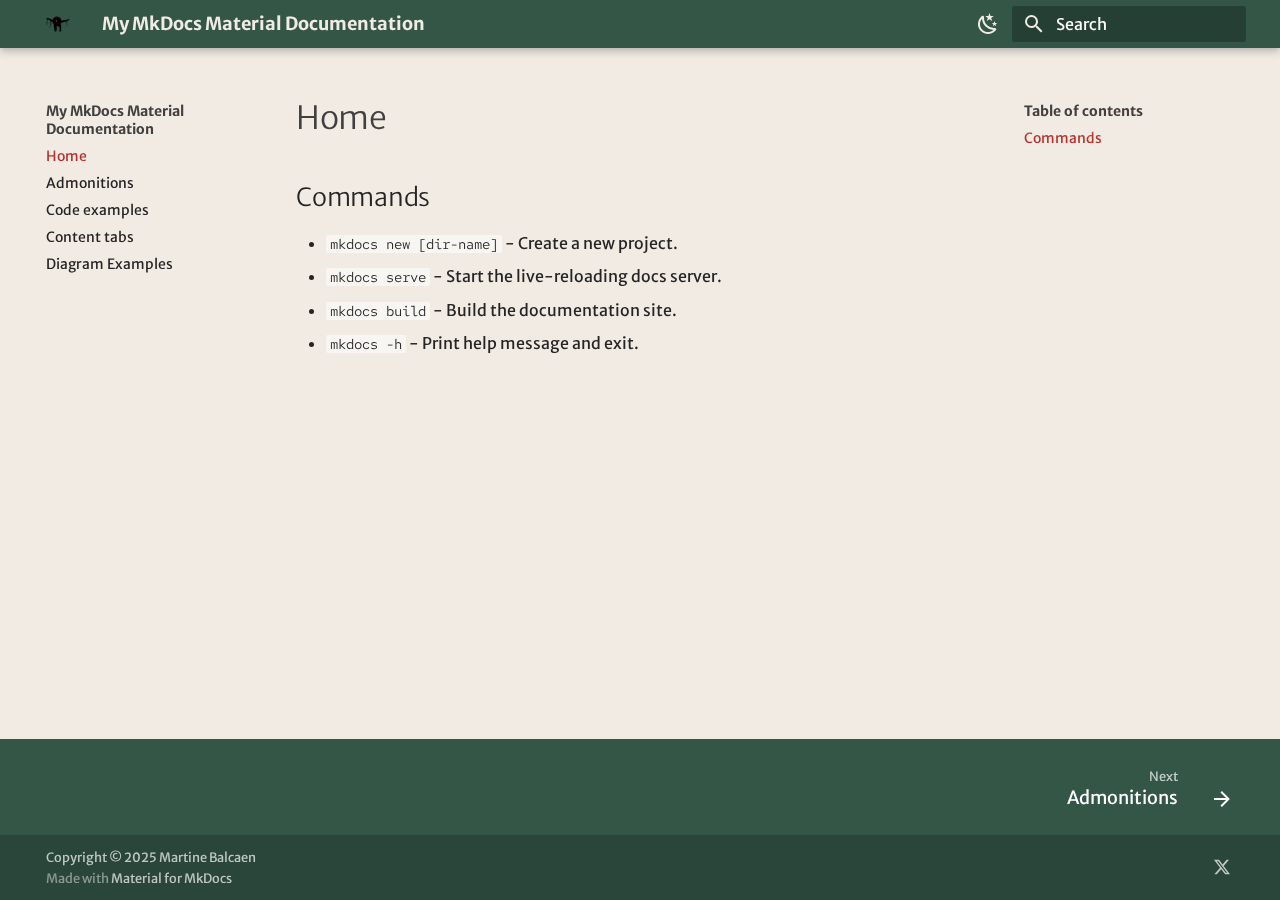
<file: index.html>
<!doctype html>
<html lang="en" class="no-js">
  <head>
    
      <meta charset="utf-8">
      <meta name="viewport" content="width=device-width,initial-scale=1">
      
      
      
        <link rel="canonical" href="https://sitename.example/">
      
      
      
        <link rel="next" href="admonitions/">
      
      
      <link rel="icon" href="assets/logo-blackred.png">
      <meta name="generator" content="mkdocs-1.6.1, mkdocs-material-9.6.14">
    
    
      
        <title>My MkDocs Material Documentation</title>
      
    
    
      <link rel="stylesheet" href="assets/stylesheets/main.342714a4.min.css">
      
        
        <link rel="stylesheet" href="assets/stylesheets/palette.06af60db.min.css">
      
      


    
    
      
    
    
      
        
        
        <link rel="preconnect" href="https://fonts.gstatic.com" crossorigin>
        <link rel="stylesheet" href="https://fonts.googleapis.com/css?family=Merriweather+Sans:300,300i,400,400i,700,700i%7CRed+Hat+Mono:400,400i,700,700i&display=fallback">
        <style>:root{--md-text-font:"Merriweather Sans";--md-code-font:"Red Hat Mono"}</style>
      
    
    
      <link rel="stylesheet" href="stylesheets/extra.css">
    
    <script>__md_scope=new URL(".",location),__md_hash=e=>[...e].reduce(((e,_)=>(e<<5)-e+_.charCodeAt(0)),0),__md_get=(e,_=localStorage,t=__md_scope)=>JSON.parse(_.getItem(t.pathname+"."+e)),__md_set=(e,_,t=localStorage,a=__md_scope)=>{try{t.setItem(a.pathname+"."+e,JSON.stringify(_))}catch(e){}}</script>
    
      

    
    
    
  </head>
  
  
    
    
      
    
    
    
    
    <body dir="ltr" data-md-color-scheme="slate" data-md-color-primary="indigo" data-md-color-accent="indigo">
  
    
    <input class="md-toggle" data-md-toggle="drawer" type="checkbox" id="__drawer" autocomplete="off">
    <input class="md-toggle" data-md-toggle="search" type="checkbox" id="__search" autocomplete="off">
    <label class="md-overlay" for="__drawer"></label>
    <div data-md-component="skip">
      
        
        <a href="#commands" class="md-skip">
          Skip to content
        </a>
      
    </div>
    <div data-md-component="announce">
      
    </div>
    
    
      

  

<header class="md-header md-header--shadow" data-md-component="header">
  <nav class="md-header__inner md-grid" aria-label="Header">
    <a href="." title="My MkDocs Material Documentation" class="md-header__button md-logo" aria-label="My MkDocs Material Documentation" data-md-component="logo">
      
  <img src="assets/logo-blackred.png" alt="logo">

    </a>
    <label class="md-header__button md-icon" for="__drawer">
      
      <svg xmlns="http://www.w3.org/2000/svg" viewBox="0 0 24 24"><path d="M3 6h18v2H3zm0 5h18v2H3zm0 5h18v2H3z"/></svg>
    </label>
    <div class="md-header__title" data-md-component="header-title">
      <div class="md-header__ellipsis">
        <div class="md-header__topic">
          <span class="md-ellipsis">
            My MkDocs Material Documentation
          </span>
        </div>
        <div class="md-header__topic" data-md-component="header-topic">
          <span class="md-ellipsis">
            
              Home
            
          </span>
        </div>
      </div>
    </div>
    
      
        <form class="md-header__option" data-md-component="palette">
  
    
    
    
    <input class="md-option" data-md-color-media="(prefers-color-scheme: dark)" data-md-color-scheme="slate" data-md-color-primary="indigo" data-md-color-accent="indigo"  aria-label="Switch to light mode"  type="radio" name="__palette" id="__palette_0">
    
      <label class="md-header__button md-icon" title="Switch to light mode" for="__palette_1" hidden>
        <svg xmlns="http://www.w3.org/2000/svg" viewBox="0 0 24 24"><path d="M12 7a5 5 0 0 1 5 5 5 5 0 0 1-5 5 5 5 0 0 1-5-5 5 5 0 0 1 5-5m0 2a3 3 0 0 0-3 3 3 3 0 0 0 3 3 3 3 0 0 0 3-3 3 3 0 0 0-3-3m0-7 2.39 3.42C13.65 5.15 12.84 5 12 5s-1.65.15-2.39.42zM3.34 7l4.16-.35A7.2 7.2 0 0 0 5.94 8.5c-.44.74-.69 1.5-.83 2.29zm.02 10 1.76-3.77a7.131 7.131 0 0 0 2.38 4.14zM20.65 7l-1.77 3.79a7.02 7.02 0 0 0-2.38-4.15zm-.01 10-4.14.36c.59-.51 1.12-1.14 1.54-1.86.42-.73.69-1.5.83-2.29zM12 22l-2.41-3.44c.74.27 1.55.44 2.41.44.82 0 1.63-.17 2.37-.44z"/></svg>
      </label>
    
  
    
    
    
    <input class="md-option" data-md-color-media="(prefers-color-scheme: light" data-md-color-scheme="default" data-md-color-primary="indigo" data-md-color-accent="indigo"  aria-label="Switch to dark mode"  type="radio" name="__palette" id="__palette_1">
    
      <label class="md-header__button md-icon" title="Switch to dark mode" for="__palette_0" hidden>
        <svg xmlns="http://www.w3.org/2000/svg" viewBox="0 0 24 24"><path d="m17.75 4.09-2.53 1.94.91 3.06-2.63-1.81-2.63 1.81.91-3.06-2.53-1.94L12.44 4l1.06-3 1.06 3zm3.5 6.91-1.64 1.25.59 1.98-1.7-1.17-1.7 1.17.59-1.98L15.75 11l2.06-.05L18.5 9l.69 1.95zm-2.28 4.95c.83-.08 1.72 1.1 1.19 1.85-.32.45-.66.87-1.08 1.27C15.17 23 8.84 23 4.94 19.07c-3.91-3.9-3.91-10.24 0-14.14.4-.4.82-.76 1.27-1.08.75-.53 1.93.36 1.85 1.19-.27 2.86.69 5.83 2.89 8.02a9.96 9.96 0 0 0 8.02 2.89m-1.64 2.02a12.08 12.08 0 0 1-7.8-3.47c-2.17-2.19-3.33-5-3.49-7.82-2.81 3.14-2.7 7.96.31 10.98 3.02 3.01 7.84 3.12 10.98.31"/></svg>
      </label>
    
  
</form>
      
    
    
      <script>var palette=__md_get("__palette");if(palette&&palette.color){if("(prefers-color-scheme)"===palette.color.media){var media=matchMedia("(prefers-color-scheme: light)"),input=document.querySelector(media.matches?"[data-md-color-media='(prefers-color-scheme: light)']":"[data-md-color-media='(prefers-color-scheme: dark)']");palette.color.media=input.getAttribute("data-md-color-media"),palette.color.scheme=input.getAttribute("data-md-color-scheme"),palette.color.primary=input.getAttribute("data-md-color-primary"),palette.color.accent=input.getAttribute("data-md-color-accent")}for(var[key,value]of Object.entries(palette.color))document.body.setAttribute("data-md-color-"+key,value)}</script>
    
    
    
      
      
        <label class="md-header__button md-icon" for="__search">
          
          <svg xmlns="http://www.w3.org/2000/svg" viewBox="0 0 24 24"><path d="M9.5 3A6.5 6.5 0 0 1 16 9.5c0 1.61-.59 3.09-1.56 4.23l.27.27h.79l5 5-1.5 1.5-5-5v-.79l-.27-.27A6.52 6.52 0 0 1 9.5 16 6.5 6.5 0 0 1 3 9.5 6.5 6.5 0 0 1 9.5 3m0 2C7 5 5 7 5 9.5S7 14 9.5 14 14 12 14 9.5 12 5 9.5 5"/></svg>
        </label>
        <div class="md-search" data-md-component="search" role="dialog">
  <label class="md-search__overlay" for="__search"></label>
  <div class="md-search__inner" role="search">
    <form class="md-search__form" name="search">
      <input type="text" class="md-search__input" name="query" aria-label="Search" placeholder="Search" autocapitalize="off" autocorrect="off" autocomplete="off" spellcheck="false" data-md-component="search-query" required>
      <label class="md-search__icon md-icon" for="__search">
        
        <svg xmlns="http://www.w3.org/2000/svg" viewBox="0 0 24 24"><path d="M9.5 3A6.5 6.5 0 0 1 16 9.5c0 1.61-.59 3.09-1.56 4.23l.27.27h.79l5 5-1.5 1.5-5-5v-.79l-.27-.27A6.52 6.52 0 0 1 9.5 16 6.5 6.5 0 0 1 3 9.5 6.5 6.5 0 0 1 9.5 3m0 2C7 5 5 7 5 9.5S7 14 9.5 14 14 12 14 9.5 12 5 9.5 5"/></svg>
        
        <svg xmlns="http://www.w3.org/2000/svg" viewBox="0 0 24 24"><path d="M20 11v2H8l5.5 5.5-1.42 1.42L4.16 12l7.92-7.92L13.5 5.5 8 11z"/></svg>
      </label>
      <nav class="md-search__options" aria-label="Search">
        
        <button type="reset" class="md-search__icon md-icon" title="Clear" aria-label="Clear" tabindex="-1">
          
          <svg xmlns="http://www.w3.org/2000/svg" viewBox="0 0 24 24"><path d="M19 6.41 17.59 5 12 10.59 6.41 5 5 6.41 10.59 12 5 17.59 6.41 19 12 13.41 17.59 19 19 17.59 13.41 12z"/></svg>
        </button>
      </nav>
      
    </form>
    <div class="md-search__output">
      <div class="md-search__scrollwrap" tabindex="0" data-md-scrollfix>
        <div class="md-search-result" data-md-component="search-result">
          <div class="md-search-result__meta">
            Initializing search
          </div>
          <ol class="md-search-result__list" role="presentation"></ol>
        </div>
      </div>
    </div>
  </div>
</div>
      
    
    
  </nav>
  
</header>
    
    <div class="md-container" data-md-component="container">
      
      
        
          
        
      
      <main class="md-main" data-md-component="main">
        <div class="md-main__inner md-grid">
          
            
              
              <div class="md-sidebar md-sidebar--primary" data-md-component="sidebar" data-md-type="navigation" >
                <div class="md-sidebar__scrollwrap">
                  <div class="md-sidebar__inner">
                    



<nav class="md-nav md-nav--primary" aria-label="Navigation" data-md-level="0">
  <label class="md-nav__title" for="__drawer">
    <a href="." title="My MkDocs Material Documentation" class="md-nav__button md-logo" aria-label="My MkDocs Material Documentation" data-md-component="logo">
      
  <img src="assets/logo-blackred.png" alt="logo">

    </a>
    My MkDocs Material Documentation
  </label>
  
  <ul class="md-nav__list" data-md-scrollfix>
    
      
      
  
  
    
  
  
  
    <li class="md-nav__item md-nav__item--active">
      
      <input class="md-nav__toggle md-toggle" type="checkbox" id="__toc">
      
      
      
        <label class="md-nav__link md-nav__link--active" for="__toc">
          
  
  
  <span class="md-ellipsis">
    Home
    
  </span>
  

          <span class="md-nav__icon md-icon"></span>
        </label>
      
      <a href="." class="md-nav__link md-nav__link--active">
        
  
  
  <span class="md-ellipsis">
    Home
    
  </span>
  

      </a>
      
        

<nav class="md-nav md-nav--secondary" aria-label="Table of contents">
  
  
  
  
    <label class="md-nav__title" for="__toc">
      <span class="md-nav__icon md-icon"></span>
      Table of contents
    </label>
    <ul class="md-nav__list" data-md-component="toc" data-md-scrollfix>
      
        <li class="md-nav__item">
  <a href="#commands" class="md-nav__link">
    <span class="md-ellipsis">
      Commands
    </span>
  </a>
  
</li>
      
    </ul>
  
</nav>
      
    </li>
  

    
      
      
  
  
  
  
    <li class="md-nav__item">
      <a href="admonitions/" class="md-nav__link">
        
  
  
  <span class="md-ellipsis">
    Admonitions
    
  </span>
  

      </a>
    </li>
  

    
      
      
  
  
  
  
    <li class="md-nav__item">
      <a href="code-examples/" class="md-nav__link">
        
  
  
  <span class="md-ellipsis">
    Code examples
    
  </span>
  

      </a>
    </li>
  

    
      
      
  
  
  
  
    <li class="md-nav__item">
      <a href="content-tabs/" class="md-nav__link">
        
  
  
  <span class="md-ellipsis">
    Content tabs
    
  </span>
  

      </a>
    </li>
  

    
      
      
  
  
  
  
    <li class="md-nav__item">
      <a href="diagram-examples/" class="md-nav__link">
        
  
  
  <span class="md-ellipsis">
    Diagram Examples
    
  </span>
  

      </a>
    </li>
  

    
  </ul>
</nav>
                  </div>
                </div>
              </div>
            
            
              
              <div class="md-sidebar md-sidebar--secondary" data-md-component="sidebar" data-md-type="toc" >
                <div class="md-sidebar__scrollwrap">
                  <div class="md-sidebar__inner">
                    

<nav class="md-nav md-nav--secondary" aria-label="Table of contents">
  
  
  
  
    <label class="md-nav__title" for="__toc">
      <span class="md-nav__icon md-icon"></span>
      Table of contents
    </label>
    <ul class="md-nav__list" data-md-component="toc" data-md-scrollfix>
      
        <li class="md-nav__item">
  <a href="#commands" class="md-nav__link">
    <span class="md-ellipsis">
      Commands
    </span>
  </a>
  
</li>
      
    </ul>
  
</nav>
                  </div>
                </div>
              </div>
            
          
          
            <div class="md-content" data-md-component="content">
              <article class="md-content__inner md-typeset">
                
                  



  <h1>Home</h1>

<h2 id="commands">Commands</h2>
<ul>
<li><code>mkdocs new [dir-name]</code> - Create a new project.</li>
<li><code>mkdocs serve</code> - Start the live-reloading docs server.</li>
<li><code>mkdocs build</code> - Build the documentation site.</li>
<li><code>mkdocs -h</code> - Print help message and exit.</li>
</ul>












                
              </article>
            </div>
          
          
<script>var target=document.getElementById(location.hash.slice(1));target&&target.name&&(target.checked=target.name.startsWith("__tabbed_"))</script>
        </div>
        
      </main>
      
        <footer class="md-footer">
  
    
      
      <nav class="md-footer__inner md-grid" aria-label="Footer" >
        
        
          
          <a href="admonitions/" class="md-footer__link md-footer__link--next" aria-label="Next: Admonitions">
            <div class="md-footer__title">
              <span class="md-footer__direction">
                Next
              </span>
              <div class="md-ellipsis">
                Admonitions
              </div>
            </div>
            <div class="md-footer__button md-icon">
              
              <svg xmlns="http://www.w3.org/2000/svg" viewBox="0 0 24 24"><path d="M4 11v2h12l-5.5 5.5 1.42 1.42L19.84 12l-7.92-7.92L10.5 5.5 16 11z"/></svg>
            </div>
          </a>
        
      </nav>
    
  
  <div class="md-footer-meta md-typeset">
    <div class="md-footer-meta__inner md-grid">
      <div class="md-copyright">
  
    <div class="md-copyright__highlight">
      Copyright &copy; 2025 Martine Balcaen
    </div>
  
  
    Made with
    <a href="https://squidfunk.github.io/mkdocs-material/" target="_blank" rel="noopener">
      Material for MkDocs
    </a>
  
</div>
      
        <div class="md-social">
  
    
    
    
    
      
      
    
    <a href="https://x.com/sureailabs" target="_blank" rel="noopener" title="x.com" class="md-social__link">
      <svg xmlns="http://www.w3.org/2000/svg" viewBox="0 0 24 24"><path d="M18.901 1.153h3.68l-8.04 9.19L24 22.846h-7.406l-5.8-7.584-6.638 7.584H.474l8.6-9.83L0 1.154h7.594l5.243 6.932ZM17.61 20.644h2.039L6.486 3.24H4.298Z"/></svg>
    </a>
  
</div>
      
    </div>
  </div>
</footer>
      
    </div>
    <div class="md-dialog" data-md-component="dialog">
      <div class="md-dialog__inner md-typeset"></div>
    </div>
    
    
    
      
      <script id="__config" type="application/json">{"base": ".", "features": ["navigation.footer", "navigation.instant"], "search": "assets/javascripts/workers/search.d50fe291.min.js", "tags": null, "translations": {"clipboard.copied": "Copied to clipboard", "clipboard.copy": "Copy to clipboard", "search.result.more.one": "1 more on this page", "search.result.more.other": "# more on this page", "search.result.none": "No matching documents", "search.result.one": "1 matching document", "search.result.other": "# matching documents", "search.result.placeholder": "Type to start searching", "search.result.term.missing": "Missing", "select.version": "Select version"}, "version": null}</script>
    
    
      <script src="assets/javascripts/bundle.13a4f30d.min.js"></script>
      
    
  </body>
</html>
</file>
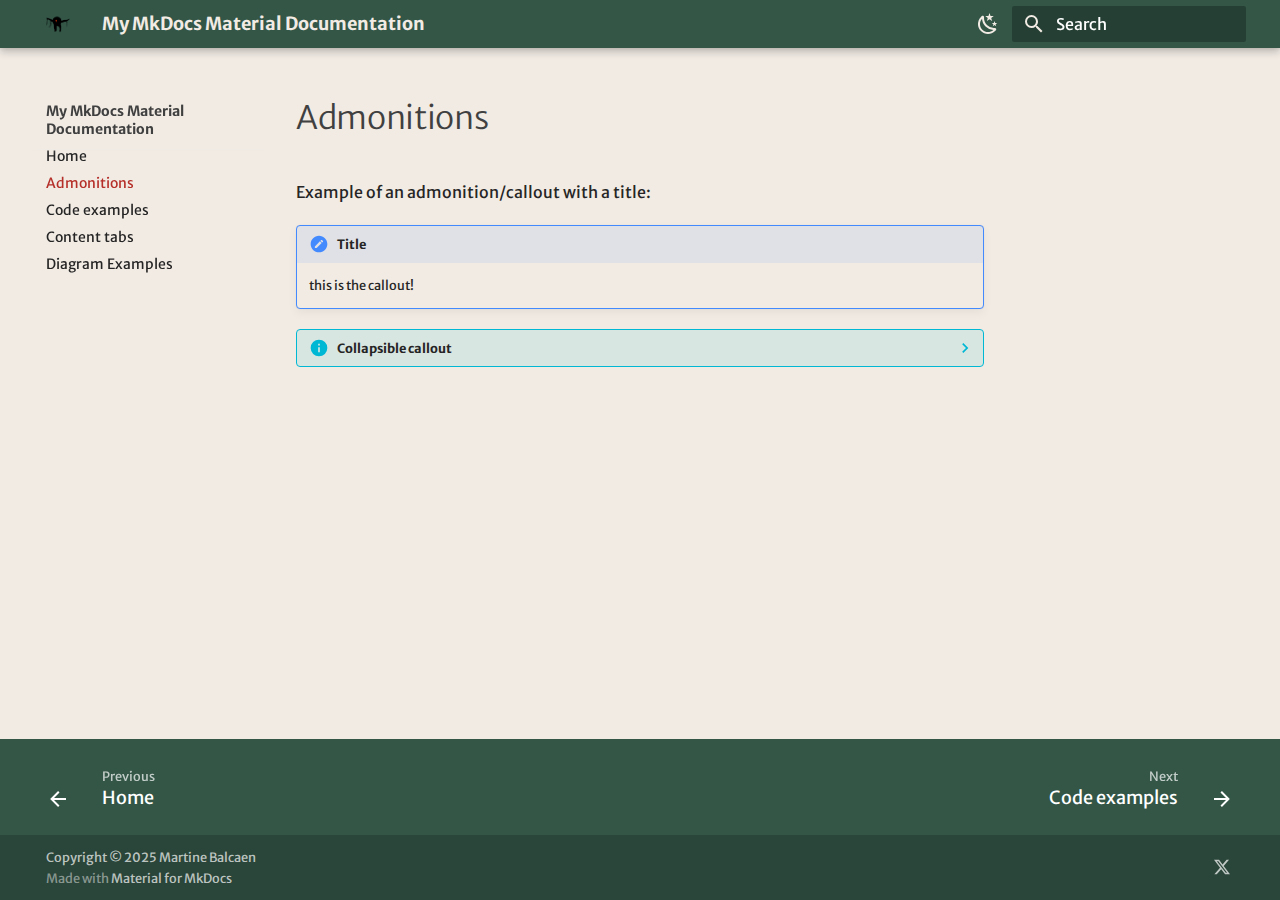
<file: admonitions/index.html>
<!doctype html>
<html lang="en" class="no-js">
  <head>
    
      <meta charset="utf-8">
      <meta name="viewport" content="width=device-width,initial-scale=1">
      
      
      
        <link rel="canonical" href="https://sitename.example/admonitions/">
      
      
        <link rel="prev" href="..">
      
      
        <link rel="next" href="../code-examples/">
      
      
      <link rel="icon" href="../assets/logo-blackred.png">
      <meta name="generator" content="mkdocs-1.6.1, mkdocs-material-9.6.14">
    
    
      
        <title>Admonitions - My MkDocs Material Documentation</title>
      
    
    
      <link rel="stylesheet" href="../assets/stylesheets/main.342714a4.min.css">
      
        
        <link rel="stylesheet" href="../assets/stylesheets/palette.06af60db.min.css">
      
      


    
    
      
    
    
      
        
        
        <link rel="preconnect" href="https://fonts.gstatic.com" crossorigin>
        <link rel="stylesheet" href="https://fonts.googleapis.com/css?family=Merriweather+Sans:300,300i,400,400i,700,700i%7CRed+Hat+Mono:400,400i,700,700i&display=fallback">
        <style>:root{--md-text-font:"Merriweather Sans";--md-code-font:"Red Hat Mono"}</style>
      
    
    
      <link rel="stylesheet" href="../stylesheets/extra.css">
    
    <script>__md_scope=new URL("..",location),__md_hash=e=>[...e].reduce(((e,_)=>(e<<5)-e+_.charCodeAt(0)),0),__md_get=(e,_=localStorage,t=__md_scope)=>JSON.parse(_.getItem(t.pathname+"."+e)),__md_set=(e,_,t=localStorage,a=__md_scope)=>{try{t.setItem(a.pathname+"."+e,JSON.stringify(_))}catch(e){}}</script>
    
      

    
    
    
  </head>
  
  
    
    
      
    
    
    
    
    <body dir="ltr" data-md-color-scheme="slate" data-md-color-primary="indigo" data-md-color-accent="indigo">
  
    
    <input class="md-toggle" data-md-toggle="drawer" type="checkbox" id="__drawer" autocomplete="off">
    <input class="md-toggle" data-md-toggle="search" type="checkbox" id="__search" autocomplete="off">
    <label class="md-overlay" for="__drawer"></label>
    <div data-md-component="skip">
      
    </div>
    <div data-md-component="announce">
      
    </div>
    
    
      

  

<header class="md-header md-header--shadow" data-md-component="header">
  <nav class="md-header__inner md-grid" aria-label="Header">
    <a href=".." title="My MkDocs Material Documentation" class="md-header__button md-logo" aria-label="My MkDocs Material Documentation" data-md-component="logo">
      
  <img src="../assets/logo-blackred.png" alt="logo">

    </a>
    <label class="md-header__button md-icon" for="__drawer">
      
      <svg xmlns="http://www.w3.org/2000/svg" viewBox="0 0 24 24"><path d="M3 6h18v2H3zm0 5h18v2H3zm0 5h18v2H3z"/></svg>
    </label>
    <div class="md-header__title" data-md-component="header-title">
      <div class="md-header__ellipsis">
        <div class="md-header__topic">
          <span class="md-ellipsis">
            My MkDocs Material Documentation
          </span>
        </div>
        <div class="md-header__topic" data-md-component="header-topic">
          <span class="md-ellipsis">
            
              Admonitions
            
          </span>
        </div>
      </div>
    </div>
    
      
        <form class="md-header__option" data-md-component="palette">
  
    
    
    
    <input class="md-option" data-md-color-media="(prefers-color-scheme: dark)" data-md-color-scheme="slate" data-md-color-primary="indigo" data-md-color-accent="indigo"  aria-label="Switch to light mode"  type="radio" name="__palette" id="__palette_0">
    
      <label class="md-header__button md-icon" title="Switch to light mode" for="__palette_1" hidden>
        <svg xmlns="http://www.w3.org/2000/svg" viewBox="0 0 24 24"><path d="M12 7a5 5 0 0 1 5 5 5 5 0 0 1-5 5 5 5 0 0 1-5-5 5 5 0 0 1 5-5m0 2a3 3 0 0 0-3 3 3 3 0 0 0 3 3 3 3 0 0 0 3-3 3 3 0 0 0-3-3m0-7 2.39 3.42C13.65 5.15 12.84 5 12 5s-1.65.15-2.39.42zM3.34 7l4.16-.35A7.2 7.2 0 0 0 5.94 8.5c-.44.74-.69 1.5-.83 2.29zm.02 10 1.76-3.77a7.131 7.131 0 0 0 2.38 4.14zM20.65 7l-1.77 3.79a7.02 7.02 0 0 0-2.38-4.15zm-.01 10-4.14.36c.59-.51 1.12-1.14 1.54-1.86.42-.73.69-1.5.83-2.29zM12 22l-2.41-3.44c.74.27 1.55.44 2.41.44.82 0 1.63-.17 2.37-.44z"/></svg>
      </label>
    
  
    
    
    
    <input class="md-option" data-md-color-media="(prefers-color-scheme: light" data-md-color-scheme="default" data-md-color-primary="indigo" data-md-color-accent="indigo"  aria-label="Switch to dark mode"  type="radio" name="__palette" id="__palette_1">
    
      <label class="md-header__button md-icon" title="Switch to dark mode" for="__palette_0" hidden>
        <svg xmlns="http://www.w3.org/2000/svg" viewBox="0 0 24 24"><path d="m17.75 4.09-2.53 1.94.91 3.06-2.63-1.81-2.63 1.81.91-3.06-2.53-1.94L12.44 4l1.06-3 1.06 3zm3.5 6.91-1.64 1.25.59 1.98-1.7-1.17-1.7 1.17.59-1.98L15.75 11l2.06-.05L18.5 9l.69 1.95zm-2.28 4.95c.83-.08 1.72 1.1 1.19 1.85-.32.45-.66.87-1.08 1.27C15.17 23 8.84 23 4.94 19.07c-3.91-3.9-3.91-10.24 0-14.14.4-.4.82-.76 1.27-1.08.75-.53 1.93.36 1.85 1.19-.27 2.86.69 5.83 2.89 8.02a9.96 9.96 0 0 0 8.02 2.89m-1.64 2.02a12.08 12.08 0 0 1-7.8-3.47c-2.17-2.19-3.33-5-3.49-7.82-2.81 3.14-2.7 7.96.31 10.98 3.02 3.01 7.84 3.12 10.98.31"/></svg>
      </label>
    
  
</form>
      
    
    
      <script>var palette=__md_get("__palette");if(palette&&palette.color){if("(prefers-color-scheme)"===palette.color.media){var media=matchMedia("(prefers-color-scheme: light)"),input=document.querySelector(media.matches?"[data-md-color-media='(prefers-color-scheme: light)']":"[data-md-color-media='(prefers-color-scheme: dark)']");palette.color.media=input.getAttribute("data-md-color-media"),palette.color.scheme=input.getAttribute("data-md-color-scheme"),palette.color.primary=input.getAttribute("data-md-color-primary"),palette.color.accent=input.getAttribute("data-md-color-accent")}for(var[key,value]of Object.entries(palette.color))document.body.setAttribute("data-md-color-"+key,value)}</script>
    
    
    
      
      
        <label class="md-header__button md-icon" for="__search">
          
          <svg xmlns="http://www.w3.org/2000/svg" viewBox="0 0 24 24"><path d="M9.5 3A6.5 6.5 0 0 1 16 9.5c0 1.61-.59 3.09-1.56 4.23l.27.27h.79l5 5-1.5 1.5-5-5v-.79l-.27-.27A6.52 6.52 0 0 1 9.5 16 6.5 6.5 0 0 1 3 9.5 6.5 6.5 0 0 1 9.5 3m0 2C7 5 5 7 5 9.5S7 14 9.5 14 14 12 14 9.5 12 5 9.5 5"/></svg>
        </label>
        <div class="md-search" data-md-component="search" role="dialog">
  <label class="md-search__overlay" for="__search"></label>
  <div class="md-search__inner" role="search">
    <form class="md-search__form" name="search">
      <input type="text" class="md-search__input" name="query" aria-label="Search" placeholder="Search" autocapitalize="off" autocorrect="off" autocomplete="off" spellcheck="false" data-md-component="search-query" required>
      <label class="md-search__icon md-icon" for="__search">
        
        <svg xmlns="http://www.w3.org/2000/svg" viewBox="0 0 24 24"><path d="M9.5 3A6.5 6.5 0 0 1 16 9.5c0 1.61-.59 3.09-1.56 4.23l.27.27h.79l5 5-1.5 1.5-5-5v-.79l-.27-.27A6.52 6.52 0 0 1 9.5 16 6.5 6.5 0 0 1 3 9.5 6.5 6.5 0 0 1 9.5 3m0 2C7 5 5 7 5 9.5S7 14 9.5 14 14 12 14 9.5 12 5 9.5 5"/></svg>
        
        <svg xmlns="http://www.w3.org/2000/svg" viewBox="0 0 24 24"><path d="M20 11v2H8l5.5 5.5-1.42 1.42L4.16 12l7.92-7.92L13.5 5.5 8 11z"/></svg>
      </label>
      <nav class="md-search__options" aria-label="Search">
        
        <button type="reset" class="md-search__icon md-icon" title="Clear" aria-label="Clear" tabindex="-1">
          
          <svg xmlns="http://www.w3.org/2000/svg" viewBox="0 0 24 24"><path d="M19 6.41 17.59 5 12 10.59 6.41 5 5 6.41 10.59 12 5 17.59 6.41 19 12 13.41 17.59 19 19 17.59 13.41 12z"/></svg>
        </button>
      </nav>
      
    </form>
    <div class="md-search__output">
      <div class="md-search__scrollwrap" tabindex="0" data-md-scrollfix>
        <div class="md-search-result" data-md-component="search-result">
          <div class="md-search-result__meta">
            Initializing search
          </div>
          <ol class="md-search-result__list" role="presentation"></ol>
        </div>
      </div>
    </div>
  </div>
</div>
      
    
    
  </nav>
  
</header>
    
    <div class="md-container" data-md-component="container">
      
      
        
          
        
      
      <main class="md-main" data-md-component="main">
        <div class="md-main__inner md-grid">
          
            
              
              <div class="md-sidebar md-sidebar--primary" data-md-component="sidebar" data-md-type="navigation" >
                <div class="md-sidebar__scrollwrap">
                  <div class="md-sidebar__inner">
                    



<nav class="md-nav md-nav--primary" aria-label="Navigation" data-md-level="0">
  <label class="md-nav__title" for="__drawer">
    <a href=".." title="My MkDocs Material Documentation" class="md-nav__button md-logo" aria-label="My MkDocs Material Documentation" data-md-component="logo">
      
  <img src="../assets/logo-blackred.png" alt="logo">

    </a>
    My MkDocs Material Documentation
  </label>
  
  <ul class="md-nav__list" data-md-scrollfix>
    
      
      
  
  
  
  
    <li class="md-nav__item">
      <a href=".." class="md-nav__link">
        
  
  
  <span class="md-ellipsis">
    Home
    
  </span>
  

      </a>
    </li>
  

    
      
      
  
  
    
  
  
  
    <li class="md-nav__item md-nav__item--active">
      
      <input class="md-nav__toggle md-toggle" type="checkbox" id="__toc">
      
      
      
      <a href="./" class="md-nav__link md-nav__link--active">
        
  
  
  <span class="md-ellipsis">
    Admonitions
    
  </span>
  

      </a>
      
    </li>
  

    
      
      
  
  
  
  
    <li class="md-nav__item">
      <a href="../code-examples/" class="md-nav__link">
        
  
  
  <span class="md-ellipsis">
    Code examples
    
  </span>
  

      </a>
    </li>
  

    
      
      
  
  
  
  
    <li class="md-nav__item">
      <a href="../content-tabs/" class="md-nav__link">
        
  
  
  <span class="md-ellipsis">
    Content tabs
    
  </span>
  

      </a>
    </li>
  

    
      
      
  
  
  
  
    <li class="md-nav__item">
      <a href="../diagram-examples/" class="md-nav__link">
        
  
  
  <span class="md-ellipsis">
    Diagram Examples
    
  </span>
  

      </a>
    </li>
  

    
  </ul>
</nav>
                  </div>
                </div>
              </div>
            
            
              
              <div class="md-sidebar md-sidebar--secondary" data-md-component="sidebar" data-md-type="toc" >
                <div class="md-sidebar__scrollwrap">
                  <div class="md-sidebar__inner">
                    

<nav class="md-nav md-nav--secondary" aria-label="Table of contents">
  
  
  
  
</nav>
                  </div>
                </div>
              </div>
            
          
          
            <div class="md-content" data-md-component="content">
              <article class="md-content__inner md-typeset">
                
                  



  <h1>Admonitions</h1>

<p>Example of an admonition/callout with a title:</p>
<div class="admonition note">
<p class="admonition-title">Title</p>
<p>this is the callout!</p>
</div>
<details class="info">
<summary>Collapsible callout</summary>
<p>this is the callout!</p>
</details>












                
              </article>
            </div>
          
          
<script>var target=document.getElementById(location.hash.slice(1));target&&target.name&&(target.checked=target.name.startsWith("__tabbed_"))</script>
        </div>
        
      </main>
      
        <footer class="md-footer">
  
    
      
      <nav class="md-footer__inner md-grid" aria-label="Footer" >
        
          
          <a href=".." class="md-footer__link md-footer__link--prev" aria-label="Previous: Home">
            <div class="md-footer__button md-icon">
              
              <svg xmlns="http://www.w3.org/2000/svg" viewBox="0 0 24 24"><path d="M20 11v2H8l5.5 5.5-1.42 1.42L4.16 12l7.92-7.92L13.5 5.5 8 11z"/></svg>
            </div>
            <div class="md-footer__title">
              <span class="md-footer__direction">
                Previous
              </span>
              <div class="md-ellipsis">
                Home
              </div>
            </div>
          </a>
        
        
          
          <a href="../code-examples/" class="md-footer__link md-footer__link--next" aria-label="Next: Code examples">
            <div class="md-footer__title">
              <span class="md-footer__direction">
                Next
              </span>
              <div class="md-ellipsis">
                Code examples
              </div>
            </div>
            <div class="md-footer__button md-icon">
              
              <svg xmlns="http://www.w3.org/2000/svg" viewBox="0 0 24 24"><path d="M4 11v2h12l-5.5 5.5 1.42 1.42L19.84 12l-7.92-7.92L10.5 5.5 16 11z"/></svg>
            </div>
          </a>
        
      </nav>
    
  
  <div class="md-footer-meta md-typeset">
    <div class="md-footer-meta__inner md-grid">
      <div class="md-copyright">
  
    <div class="md-copyright__highlight">
      Copyright &copy; 2025 Martine Balcaen
    </div>
  
  
    Made with
    <a href="https://squidfunk.github.io/mkdocs-material/" target="_blank" rel="noopener">
      Material for MkDocs
    </a>
  
</div>
      
        <div class="md-social">
  
    
    
    
    
      
      
    
    <a href="https://x.com/sureailabs" target="_blank" rel="noopener" title="x.com" class="md-social__link">
      <svg xmlns="http://www.w3.org/2000/svg" viewBox="0 0 24 24"><path d="M18.901 1.153h3.68l-8.04 9.19L24 22.846h-7.406l-5.8-7.584-6.638 7.584H.474l8.6-9.83L0 1.154h7.594l5.243 6.932ZM17.61 20.644h2.039L6.486 3.24H4.298Z"/></svg>
    </a>
  
</div>
      
    </div>
  </div>
</footer>
      
    </div>
    <div class="md-dialog" data-md-component="dialog">
      <div class="md-dialog__inner md-typeset"></div>
    </div>
    
    
    
      
      <script id="__config" type="application/json">{"base": "..", "features": ["navigation.footer", "navigation.instant"], "search": "../assets/javascripts/workers/search.d50fe291.min.js", "tags": null, "translations": {"clipboard.copied": "Copied to clipboard", "clipboard.copy": "Copy to clipboard", "search.result.more.one": "1 more on this page", "search.result.more.other": "# more on this page", "search.result.none": "No matching documents", "search.result.one": "1 matching document", "search.result.other": "# matching documents", "search.result.placeholder": "Type to start searching", "search.result.term.missing": "Missing", "select.version": "Select version"}, "version": null}</script>
    
    
      <script src="../assets/javascripts/bundle.13a4f30d.min.js"></script>
      
    
  </body>
</html>
</file>
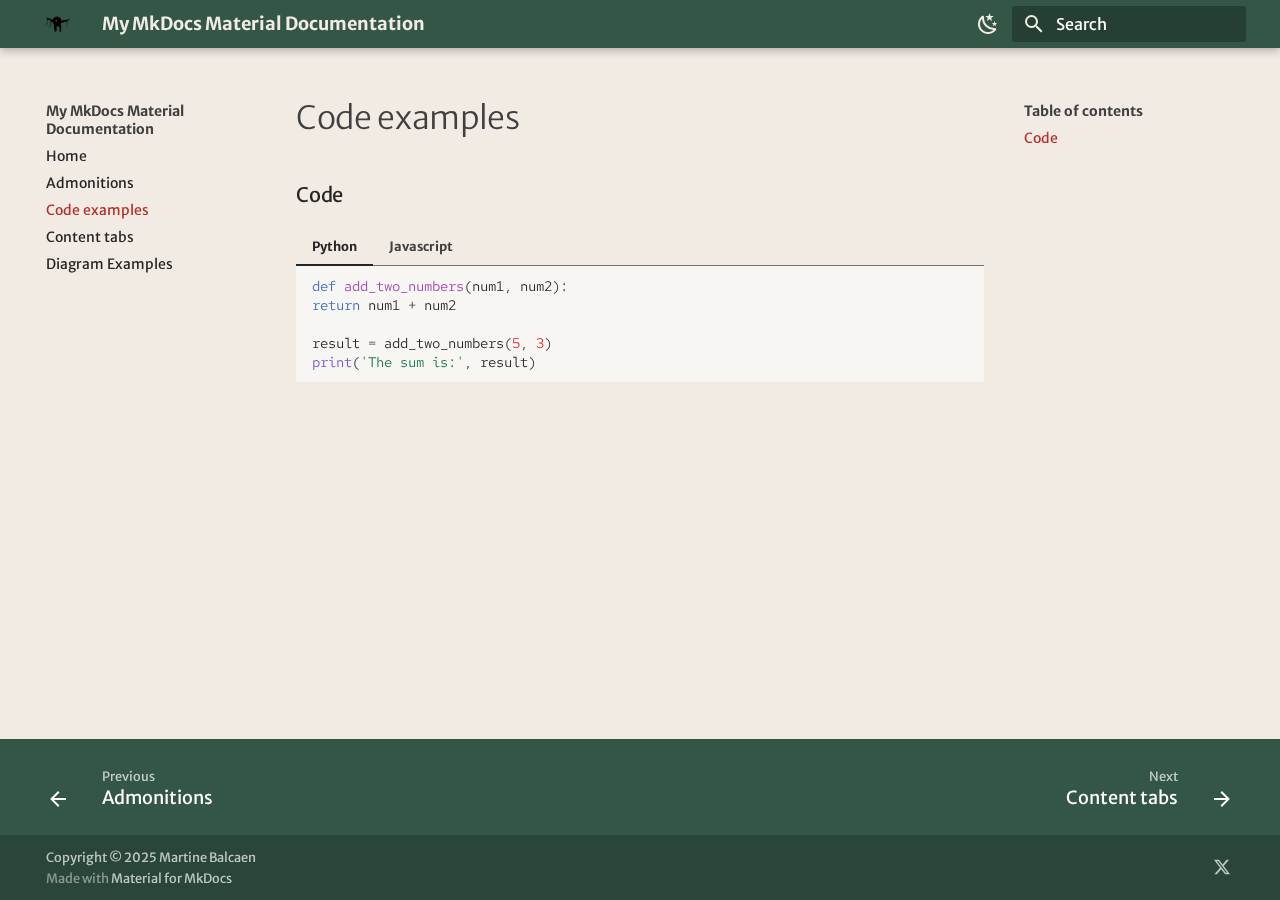
<file: code-examples/index.html>
<!doctype html>
<html lang="en" class="no-js">
  <head>
    
      <meta charset="utf-8">
      <meta name="viewport" content="width=device-width,initial-scale=1">
      
      
      
        <link rel="canonical" href="https://sitename.example/code-examples/">
      
      
        <link rel="prev" href="../admonitions/">
      
      
        <link rel="next" href="../content-tabs/">
      
      
      <link rel="icon" href="../assets/logo-blackred.png">
      <meta name="generator" content="mkdocs-1.6.1, mkdocs-material-9.6.14">
    
    
      
        <title>Code examples - My MkDocs Material Documentation</title>
      
    
    
      <link rel="stylesheet" href="../assets/stylesheets/main.342714a4.min.css">
      
        
        <link rel="stylesheet" href="../assets/stylesheets/palette.06af60db.min.css">
      
      


    
    
      
    
    
      
        
        
        <link rel="preconnect" href="https://fonts.gstatic.com" crossorigin>
        <link rel="stylesheet" href="https://fonts.googleapis.com/css?family=Merriweather+Sans:300,300i,400,400i,700,700i%7CRed+Hat+Mono:400,400i,700,700i&display=fallback">
        <style>:root{--md-text-font:"Merriweather Sans";--md-code-font:"Red Hat Mono"}</style>
      
    
    
      <link rel="stylesheet" href="../stylesheets/extra.css">
    
    <script>__md_scope=new URL("..",location),__md_hash=e=>[...e].reduce(((e,_)=>(e<<5)-e+_.charCodeAt(0)),0),__md_get=(e,_=localStorage,t=__md_scope)=>JSON.parse(_.getItem(t.pathname+"."+e)),__md_set=(e,_,t=localStorage,a=__md_scope)=>{try{t.setItem(a.pathname+"."+e,JSON.stringify(_))}catch(e){}}</script>
    
      

    
    
    
  </head>
  
  
    
    
      
    
    
    
    
    <body dir="ltr" data-md-color-scheme="slate" data-md-color-primary="indigo" data-md-color-accent="indigo">
  
    
    <input class="md-toggle" data-md-toggle="drawer" type="checkbox" id="__drawer" autocomplete="off">
    <input class="md-toggle" data-md-toggle="search" type="checkbox" id="__search" autocomplete="off">
    <label class="md-overlay" for="__drawer"></label>
    <div data-md-component="skip">
      
        
        <a href="#code" class="md-skip">
          Skip to content
        </a>
      
    </div>
    <div data-md-component="announce">
      
    </div>
    
    
      

  

<header class="md-header md-header--shadow" data-md-component="header">
  <nav class="md-header__inner md-grid" aria-label="Header">
    <a href=".." title="My MkDocs Material Documentation" class="md-header__button md-logo" aria-label="My MkDocs Material Documentation" data-md-component="logo">
      
  <img src="../assets/logo-blackred.png" alt="logo">

    </a>
    <label class="md-header__button md-icon" for="__drawer">
      
      <svg xmlns="http://www.w3.org/2000/svg" viewBox="0 0 24 24"><path d="M3 6h18v2H3zm0 5h18v2H3zm0 5h18v2H3z"/></svg>
    </label>
    <div class="md-header__title" data-md-component="header-title">
      <div class="md-header__ellipsis">
        <div class="md-header__topic">
          <span class="md-ellipsis">
            My MkDocs Material Documentation
          </span>
        </div>
        <div class="md-header__topic" data-md-component="header-topic">
          <span class="md-ellipsis">
            
              Code examples
            
          </span>
        </div>
      </div>
    </div>
    
      
        <form class="md-header__option" data-md-component="palette">
  
    
    
    
    <input class="md-option" data-md-color-media="(prefers-color-scheme: dark)" data-md-color-scheme="slate" data-md-color-primary="indigo" data-md-color-accent="indigo"  aria-label="Switch to light mode"  type="radio" name="__palette" id="__palette_0">
    
      <label class="md-header__button md-icon" title="Switch to light mode" for="__palette_1" hidden>
        <svg xmlns="http://www.w3.org/2000/svg" viewBox="0 0 24 24"><path d="M12 7a5 5 0 0 1 5 5 5 5 0 0 1-5 5 5 5 0 0 1-5-5 5 5 0 0 1 5-5m0 2a3 3 0 0 0-3 3 3 3 0 0 0 3 3 3 3 0 0 0 3-3 3 3 0 0 0-3-3m0-7 2.39 3.42C13.65 5.15 12.84 5 12 5s-1.65.15-2.39.42zM3.34 7l4.16-.35A7.2 7.2 0 0 0 5.94 8.5c-.44.74-.69 1.5-.83 2.29zm.02 10 1.76-3.77a7.131 7.131 0 0 0 2.38 4.14zM20.65 7l-1.77 3.79a7.02 7.02 0 0 0-2.38-4.15zm-.01 10-4.14.36c.59-.51 1.12-1.14 1.54-1.86.42-.73.69-1.5.83-2.29zM12 22l-2.41-3.44c.74.27 1.55.44 2.41.44.82 0 1.63-.17 2.37-.44z"/></svg>
      </label>
    
  
    
    
    
    <input class="md-option" data-md-color-media="(prefers-color-scheme: light" data-md-color-scheme="default" data-md-color-primary="indigo" data-md-color-accent="indigo"  aria-label="Switch to dark mode"  type="radio" name="__palette" id="__palette_1">
    
      <label class="md-header__button md-icon" title="Switch to dark mode" for="__palette_0" hidden>
        <svg xmlns="http://www.w3.org/2000/svg" viewBox="0 0 24 24"><path d="m17.75 4.09-2.53 1.94.91 3.06-2.63-1.81-2.63 1.81.91-3.06-2.53-1.94L12.44 4l1.06-3 1.06 3zm3.5 6.91-1.64 1.25.59 1.98-1.7-1.17-1.7 1.17.59-1.98L15.75 11l2.06-.05L18.5 9l.69 1.95zm-2.28 4.95c.83-.08 1.72 1.1 1.19 1.85-.32.45-.66.87-1.08 1.27C15.17 23 8.84 23 4.94 19.07c-3.91-3.9-3.91-10.24 0-14.14.4-.4.82-.76 1.27-1.08.75-.53 1.93.36 1.85 1.19-.27 2.86.69 5.83 2.89 8.02a9.96 9.96 0 0 0 8.02 2.89m-1.64 2.02a12.08 12.08 0 0 1-7.8-3.47c-2.17-2.19-3.33-5-3.49-7.82-2.81 3.14-2.7 7.96.31 10.98 3.02 3.01 7.84 3.12 10.98.31"/></svg>
      </label>
    
  
</form>
      
    
    
      <script>var palette=__md_get("__palette");if(palette&&palette.color){if("(prefers-color-scheme)"===palette.color.media){var media=matchMedia("(prefers-color-scheme: light)"),input=document.querySelector(media.matches?"[data-md-color-media='(prefers-color-scheme: light)']":"[data-md-color-media='(prefers-color-scheme: dark)']");palette.color.media=input.getAttribute("data-md-color-media"),palette.color.scheme=input.getAttribute("data-md-color-scheme"),palette.color.primary=input.getAttribute("data-md-color-primary"),palette.color.accent=input.getAttribute("data-md-color-accent")}for(var[key,value]of Object.entries(palette.color))document.body.setAttribute("data-md-color-"+key,value)}</script>
    
    
    
      
      
        <label class="md-header__button md-icon" for="__search">
          
          <svg xmlns="http://www.w3.org/2000/svg" viewBox="0 0 24 24"><path d="M9.5 3A6.5 6.5 0 0 1 16 9.5c0 1.61-.59 3.09-1.56 4.23l.27.27h.79l5 5-1.5 1.5-5-5v-.79l-.27-.27A6.52 6.52 0 0 1 9.5 16 6.5 6.5 0 0 1 3 9.5 6.5 6.5 0 0 1 9.5 3m0 2C7 5 5 7 5 9.5S7 14 9.5 14 14 12 14 9.5 12 5 9.5 5"/></svg>
        </label>
        <div class="md-search" data-md-component="search" role="dialog">
  <label class="md-search__overlay" for="__search"></label>
  <div class="md-search__inner" role="search">
    <form class="md-search__form" name="search">
      <input type="text" class="md-search__input" name="query" aria-label="Search" placeholder="Search" autocapitalize="off" autocorrect="off" autocomplete="off" spellcheck="false" data-md-component="search-query" required>
      <label class="md-search__icon md-icon" for="__search">
        
        <svg xmlns="http://www.w3.org/2000/svg" viewBox="0 0 24 24"><path d="M9.5 3A6.5 6.5 0 0 1 16 9.5c0 1.61-.59 3.09-1.56 4.23l.27.27h.79l5 5-1.5 1.5-5-5v-.79l-.27-.27A6.52 6.52 0 0 1 9.5 16 6.5 6.5 0 0 1 3 9.5 6.5 6.5 0 0 1 9.5 3m0 2C7 5 5 7 5 9.5S7 14 9.5 14 14 12 14 9.5 12 5 9.5 5"/></svg>
        
        <svg xmlns="http://www.w3.org/2000/svg" viewBox="0 0 24 24"><path d="M20 11v2H8l5.5 5.5-1.42 1.42L4.16 12l7.92-7.92L13.5 5.5 8 11z"/></svg>
      </label>
      <nav class="md-search__options" aria-label="Search">
        
        <button type="reset" class="md-search__icon md-icon" title="Clear" aria-label="Clear" tabindex="-1">
          
          <svg xmlns="http://www.w3.org/2000/svg" viewBox="0 0 24 24"><path d="M19 6.41 17.59 5 12 10.59 6.41 5 5 6.41 10.59 12 5 17.59 6.41 19 12 13.41 17.59 19 19 17.59 13.41 12z"/></svg>
        </button>
      </nav>
      
    </form>
    <div class="md-search__output">
      <div class="md-search__scrollwrap" tabindex="0" data-md-scrollfix>
        <div class="md-search-result" data-md-component="search-result">
          <div class="md-search-result__meta">
            Initializing search
          </div>
          <ol class="md-search-result__list" role="presentation"></ol>
        </div>
      </div>
    </div>
  </div>
</div>
      
    
    
  </nav>
  
</header>
    
    <div class="md-container" data-md-component="container">
      
      
        
          
        
      
      <main class="md-main" data-md-component="main">
        <div class="md-main__inner md-grid">
          
            
              
              <div class="md-sidebar md-sidebar--primary" data-md-component="sidebar" data-md-type="navigation" >
                <div class="md-sidebar__scrollwrap">
                  <div class="md-sidebar__inner">
                    



<nav class="md-nav md-nav--primary" aria-label="Navigation" data-md-level="0">
  <label class="md-nav__title" for="__drawer">
    <a href=".." title="My MkDocs Material Documentation" class="md-nav__button md-logo" aria-label="My MkDocs Material Documentation" data-md-component="logo">
      
  <img src="../assets/logo-blackred.png" alt="logo">

    </a>
    My MkDocs Material Documentation
  </label>
  
  <ul class="md-nav__list" data-md-scrollfix>
    
      
      
  
  
  
  
    <li class="md-nav__item">
      <a href=".." class="md-nav__link">
        
  
  
  <span class="md-ellipsis">
    Home
    
  </span>
  

      </a>
    </li>
  

    
      
      
  
  
  
  
    <li class="md-nav__item">
      <a href="../admonitions/" class="md-nav__link">
        
  
  
  <span class="md-ellipsis">
    Admonitions
    
  </span>
  

      </a>
    </li>
  

    
      
      
  
  
    
  
  
  
    <li class="md-nav__item md-nav__item--active">
      
      <input class="md-nav__toggle md-toggle" type="checkbox" id="__toc">
      
      
      
        <label class="md-nav__link md-nav__link--active" for="__toc">
          
  
  
  <span class="md-ellipsis">
    Code examples
    
  </span>
  

          <span class="md-nav__icon md-icon"></span>
        </label>
      
      <a href="./" class="md-nav__link md-nav__link--active">
        
  
  
  <span class="md-ellipsis">
    Code examples
    
  </span>
  

      </a>
      
        

<nav class="md-nav md-nav--secondary" aria-label="Table of contents">
  
  
  
  
    <label class="md-nav__title" for="__toc">
      <span class="md-nav__icon md-icon"></span>
      Table of contents
    </label>
    <ul class="md-nav__list" data-md-component="toc" data-md-scrollfix>
      
        <li class="md-nav__item">
  <a href="#code" class="md-nav__link">
    <span class="md-ellipsis">
      Code
    </span>
  </a>
  
</li>
      
    </ul>
  
</nav>
      
    </li>
  

    
      
      
  
  
  
  
    <li class="md-nav__item">
      <a href="../content-tabs/" class="md-nav__link">
        
  
  
  <span class="md-ellipsis">
    Content tabs
    
  </span>
  

      </a>
    </li>
  

    
      
      
  
  
  
  
    <li class="md-nav__item">
      <a href="../diagram-examples/" class="md-nav__link">
        
  
  
  <span class="md-ellipsis">
    Diagram Examples
    
  </span>
  

      </a>
    </li>
  

    
  </ul>
</nav>
                  </div>
                </div>
              </div>
            
            
              
              <div class="md-sidebar md-sidebar--secondary" data-md-component="sidebar" data-md-type="toc" >
                <div class="md-sidebar__scrollwrap">
                  <div class="md-sidebar__inner">
                    

<nav class="md-nav md-nav--secondary" aria-label="Table of contents">
  
  
  
  
    <label class="md-nav__title" for="__toc">
      <span class="md-nav__icon md-icon"></span>
      Table of contents
    </label>
    <ul class="md-nav__list" data-md-component="toc" data-md-scrollfix>
      
        <li class="md-nav__item">
  <a href="#code" class="md-nav__link">
    <span class="md-ellipsis">
      Code
    </span>
  </a>
  
</li>
      
    </ul>
  
</nav>
                  </div>
                </div>
              </div>
            
          
          
            <div class="md-content" data-md-component="content">
              <article class="md-content__inner md-typeset">
                
                  



  <h1>Code examples</h1>

<h3 id="code">Code</h3>
<div class="tabbed-set tabbed-alternate" data-tabs="1:2"><input checked="checked" id="__tabbed_1_1" name="__tabbed_1" type="radio" /><input id="__tabbed_1_2" name="__tabbed_1" type="radio" /><div class="tabbed-labels"><label for="__tabbed_1_1">Python</label><label for="__tabbed_1_2">Javascript</label></div>
<div class="tabbed-content">
<div class="tabbed-block">
<div class="language-py highlight"><pre><span></span><code><span id="__span-0-1"><a id="__codelineno-0-1" name="__codelineno-0-1" href="#__codelineno-0-1"></a><span class="k">def</span><span class="w"> </span><span class="nf">add_two_numbers</span><span class="p">(</span><span class="n">num1</span><span class="p">,</span> <span class="n">num2</span><span class="p">):</span>
</span><span id="__span-0-2"><a id="__codelineno-0-2" name="__codelineno-0-2" href="#__codelineno-0-2"></a><span class="k">return</span> <span class="n">num1</span> <span class="o">+</span> <span class="n">num2</span>
</span><span id="__span-0-3"><a id="__codelineno-0-3" name="__codelineno-0-3" href="#__codelineno-0-3"></a>
</span><span id="__span-0-4"><a id="__codelineno-0-4" name="__codelineno-0-4" href="#__codelineno-0-4"></a><span class="n">result</span> <span class="o">=</span> <span class="n">add_two_numbers</span><span class="p">(</span><span class="mi">5</span><span class="p">,</span> <span class="mi">3</span><span class="p">)</span>
</span><span id="__span-0-5"><a id="__codelineno-0-5" name="__codelineno-0-5" href="#__codelineno-0-5"></a><span class="nb">print</span><span class="p">(</span><span class="s1">&#39;The sum is:&#39;</span><span class="p">,</span> <span class="n">result</span><span class="p">)</span>
</span></code></pre></div>
</div>
<div class="tabbed-block">
<div class="language-js highlight"><pre><span></span><code><span id="__span-1-1"><a id="__codelineno-1-1" name="__codelineno-1-1" href="#__codelineno-1-1"></a><span class="c1">// Function to concatenate two strings</span>
</span><span id="__span-1-2"><a id="__codelineno-1-2" name="__codelineno-1-2" href="#__codelineno-1-2"></a><span class="hll"><span class="kd">function</span><span class="w"> </span><span class="nx">concatenateStrings</span><span class="p">(</span><span class="nx">str1</span><span class="p">,</span><span class="w"> </span><span class="nx">str2</span><span class="p">)</span><span class="w"> </span><span class="p">{</span>
</span></span><span id="__span-1-3"><a id="__codelineno-1-3" name="__codelineno-1-3" href="#__codelineno-1-3"></a><span class="hll"><span class="k">return</span><span class="w"> </span><span class="nx">str1</span><span class="w"> </span><span class="o">+</span><span class="w"> </span><span class="nx">str2</span><span class="p">;</span>
</span></span><span id="__span-1-4"><a id="__codelineno-1-4" name="__codelineno-1-4" href="#__codelineno-1-4"></a><span class="hll"><span class="p">}</span>
</span></span><span id="__span-1-5"><a id="__codelineno-1-5" name="__codelineno-1-5" href="#__codelineno-1-5"></a>
</span><span id="__span-1-6"><a id="__codelineno-1-6" name="__codelineno-1-6" href="#__codelineno-1-6"></a><span class="c1">// Example usage</span>
</span><span id="__span-1-7"><a id="__codelineno-1-7" name="__codelineno-1-7" href="#__codelineno-1-7"></a><span class="kd">const</span><span class="w"> </span><span class="nx">result</span><span class="w"> </span><span class="o">=</span><span class="w"> </span><span class="nx">concatenateStrings</span><span class="p">(</span><span class="s2">&quot;Hello, &quot;</span><span class="p">,</span><span class="w"> </span><span class="s2">&quot;World!&quot;</span><span class="p">);</span>
</span><span id="__span-1-8"><a id="__codelineno-1-8" name="__codelineno-1-8" href="#__codelineno-1-8"></a><span class="nx">console</span><span class="p">.</span><span class="nx">log</span><span class="p">(</span><span class="s2">&quot;The concatenated string is:&quot;</span><span class="p">,</span><span class="w"> </span><span class="nx">result</span><span class="p">);</span>
</span></code></pre></div>
</div>
</div>
</div>












                
              </article>
            </div>
          
          
<script>var target=document.getElementById(location.hash.slice(1));target&&target.name&&(target.checked=target.name.startsWith("__tabbed_"))</script>
        </div>
        
      </main>
      
        <footer class="md-footer">
  
    
      
      <nav class="md-footer__inner md-grid" aria-label="Footer" >
        
          
          <a href="../admonitions/" class="md-footer__link md-footer__link--prev" aria-label="Previous: Admonitions">
            <div class="md-footer__button md-icon">
              
              <svg xmlns="http://www.w3.org/2000/svg" viewBox="0 0 24 24"><path d="M20 11v2H8l5.5 5.5-1.42 1.42L4.16 12l7.92-7.92L13.5 5.5 8 11z"/></svg>
            </div>
            <div class="md-footer__title">
              <span class="md-footer__direction">
                Previous
              </span>
              <div class="md-ellipsis">
                Admonitions
              </div>
            </div>
          </a>
        
        
          
          <a href="../content-tabs/" class="md-footer__link md-footer__link--next" aria-label="Next: Content tabs">
            <div class="md-footer__title">
              <span class="md-footer__direction">
                Next
              </span>
              <div class="md-ellipsis">
                Content tabs
              </div>
            </div>
            <div class="md-footer__button md-icon">
              
              <svg xmlns="http://www.w3.org/2000/svg" viewBox="0 0 24 24"><path d="M4 11v2h12l-5.5 5.5 1.42 1.42L19.84 12l-7.92-7.92L10.5 5.5 16 11z"/></svg>
            </div>
          </a>
        
      </nav>
    
  
  <div class="md-footer-meta md-typeset">
    <div class="md-footer-meta__inner md-grid">
      <div class="md-copyright">
  
    <div class="md-copyright__highlight">
      Copyright &copy; 2025 Martine Balcaen
    </div>
  
  
    Made with
    <a href="https://squidfunk.github.io/mkdocs-material/" target="_blank" rel="noopener">
      Material for MkDocs
    </a>
  
</div>
      
        <div class="md-social">
  
    
    
    
    
      
      
    
    <a href="https://x.com/sureailabs" target="_blank" rel="noopener" title="x.com" class="md-social__link">
      <svg xmlns="http://www.w3.org/2000/svg" viewBox="0 0 24 24"><path d="M18.901 1.153h3.68l-8.04 9.19L24 22.846h-7.406l-5.8-7.584-6.638 7.584H.474l8.6-9.83L0 1.154h7.594l5.243 6.932ZM17.61 20.644h2.039L6.486 3.24H4.298Z"/></svg>
    </a>
  
</div>
      
    </div>
  </div>
</footer>
      
    </div>
    <div class="md-dialog" data-md-component="dialog">
      <div class="md-dialog__inner md-typeset"></div>
    </div>
    
    
    
      
      <script id="__config" type="application/json">{"base": "..", "features": ["navigation.footer", "navigation.instant"], "search": "../assets/javascripts/workers/search.d50fe291.min.js", "tags": null, "translations": {"clipboard.copied": "Copied to clipboard", "clipboard.copy": "Copy to clipboard", "search.result.more.one": "1 more on this page", "search.result.more.other": "# more on this page", "search.result.none": "No matching documents", "search.result.one": "1 matching document", "search.result.other": "# matching documents", "search.result.placeholder": "Type to start searching", "search.result.term.missing": "Missing", "select.version": "Select version"}, "version": null}</script>
    
    
      <script src="../assets/javascripts/bundle.13a4f30d.min.js"></script>
      
    
  </body>
</html>
</file>
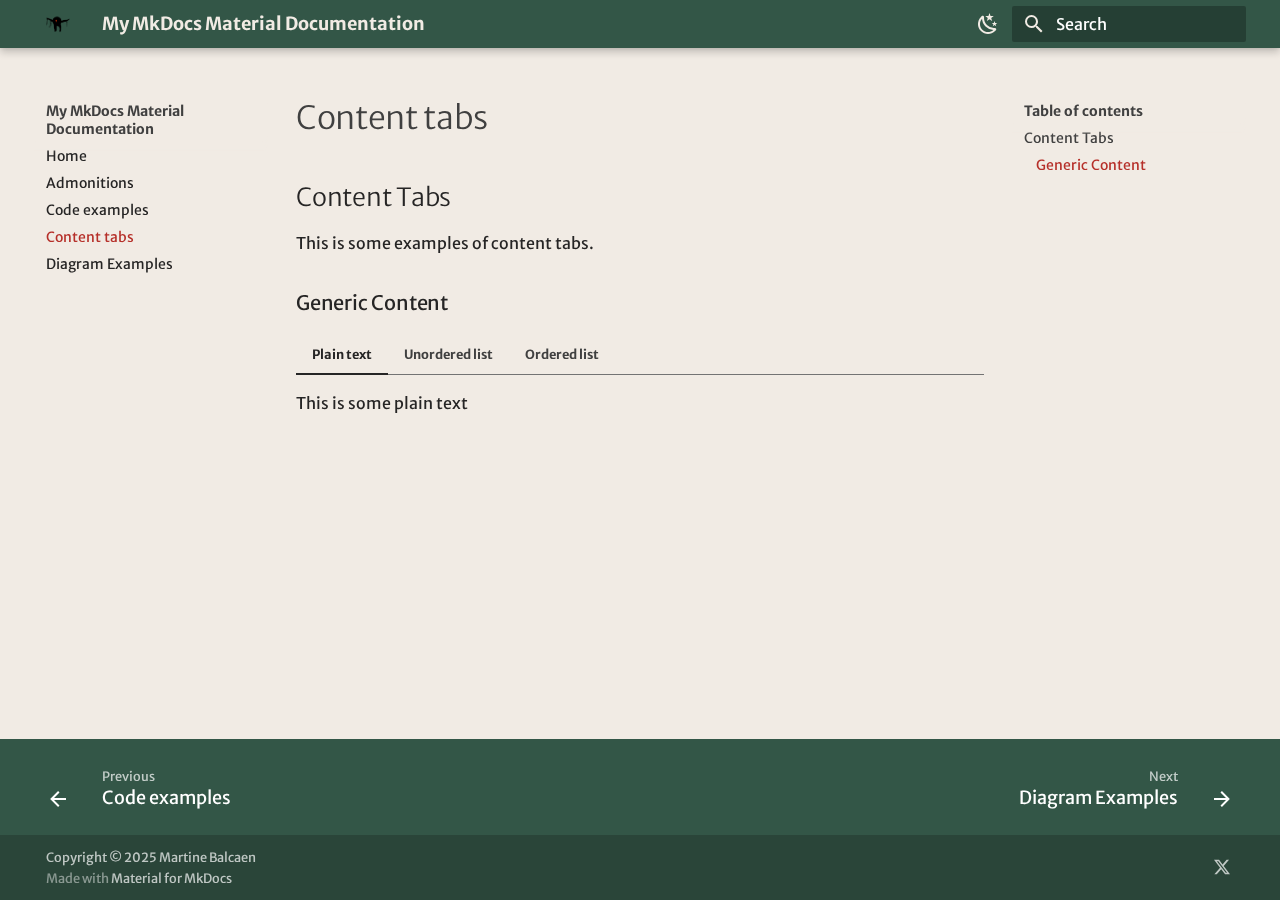
<file: content-tabs/index.html>
<!doctype html>
<html lang="en" class="no-js">
  <head>
    
      <meta charset="utf-8">
      <meta name="viewport" content="width=device-width,initial-scale=1">
      
      
      
        <link rel="canonical" href="https://sitename.example/content-tabs/">
      
      
        <link rel="prev" href="../code-examples/">
      
      
        <link rel="next" href="../diagram-examples/">
      
      
      <link rel="icon" href="../assets/logo-blackred.png">
      <meta name="generator" content="mkdocs-1.6.1, mkdocs-material-9.6.14">
    
    
      
        <title>Content tabs - My MkDocs Material Documentation</title>
      
    
    
      <link rel="stylesheet" href="../assets/stylesheets/main.342714a4.min.css">
      
        
        <link rel="stylesheet" href="../assets/stylesheets/palette.06af60db.min.css">
      
      


    
    
      
    
    
      
        
        
        <link rel="preconnect" href="https://fonts.gstatic.com" crossorigin>
        <link rel="stylesheet" href="https://fonts.googleapis.com/css?family=Merriweather+Sans:300,300i,400,400i,700,700i%7CRed+Hat+Mono:400,400i,700,700i&display=fallback">
        <style>:root{--md-text-font:"Merriweather Sans";--md-code-font:"Red Hat Mono"}</style>
      
    
    
      <link rel="stylesheet" href="../stylesheets/extra.css">
    
    <script>__md_scope=new URL("..",location),__md_hash=e=>[...e].reduce(((e,_)=>(e<<5)-e+_.charCodeAt(0)),0),__md_get=(e,_=localStorage,t=__md_scope)=>JSON.parse(_.getItem(t.pathname+"."+e)),__md_set=(e,_,t=localStorage,a=__md_scope)=>{try{t.setItem(a.pathname+"."+e,JSON.stringify(_))}catch(e){}}</script>
    
      

    
    
    
  </head>
  
  
    
    
      
    
    
    
    
    <body dir="ltr" data-md-color-scheme="slate" data-md-color-primary="indigo" data-md-color-accent="indigo">
  
    
    <input class="md-toggle" data-md-toggle="drawer" type="checkbox" id="__drawer" autocomplete="off">
    <input class="md-toggle" data-md-toggle="search" type="checkbox" id="__search" autocomplete="off">
    <label class="md-overlay" for="__drawer"></label>
    <div data-md-component="skip">
      
        
        <a href="#content-tabs" class="md-skip">
          Skip to content
        </a>
      
    </div>
    <div data-md-component="announce">
      
    </div>
    
    
      

  

<header class="md-header md-header--shadow" data-md-component="header">
  <nav class="md-header__inner md-grid" aria-label="Header">
    <a href=".." title="My MkDocs Material Documentation" class="md-header__button md-logo" aria-label="My MkDocs Material Documentation" data-md-component="logo">
      
  <img src="../assets/logo-blackred.png" alt="logo">

    </a>
    <label class="md-header__button md-icon" for="__drawer">
      
      <svg xmlns="http://www.w3.org/2000/svg" viewBox="0 0 24 24"><path d="M3 6h18v2H3zm0 5h18v2H3zm0 5h18v2H3z"/></svg>
    </label>
    <div class="md-header__title" data-md-component="header-title">
      <div class="md-header__ellipsis">
        <div class="md-header__topic">
          <span class="md-ellipsis">
            My MkDocs Material Documentation
          </span>
        </div>
        <div class="md-header__topic" data-md-component="header-topic">
          <span class="md-ellipsis">
            
              Content tabs
            
          </span>
        </div>
      </div>
    </div>
    
      
        <form class="md-header__option" data-md-component="palette">
  
    
    
    
    <input class="md-option" data-md-color-media="(prefers-color-scheme: dark)" data-md-color-scheme="slate" data-md-color-primary="indigo" data-md-color-accent="indigo"  aria-label="Switch to light mode"  type="radio" name="__palette" id="__palette_0">
    
      <label class="md-header__button md-icon" title="Switch to light mode" for="__palette_1" hidden>
        <svg xmlns="http://www.w3.org/2000/svg" viewBox="0 0 24 24"><path d="M12 7a5 5 0 0 1 5 5 5 5 0 0 1-5 5 5 5 0 0 1-5-5 5 5 0 0 1 5-5m0 2a3 3 0 0 0-3 3 3 3 0 0 0 3 3 3 3 0 0 0 3-3 3 3 0 0 0-3-3m0-7 2.39 3.42C13.65 5.15 12.84 5 12 5s-1.65.15-2.39.42zM3.34 7l4.16-.35A7.2 7.2 0 0 0 5.94 8.5c-.44.74-.69 1.5-.83 2.29zm.02 10 1.76-3.77a7.131 7.131 0 0 0 2.38 4.14zM20.65 7l-1.77 3.79a7.02 7.02 0 0 0-2.38-4.15zm-.01 10-4.14.36c.59-.51 1.12-1.14 1.54-1.86.42-.73.69-1.5.83-2.29zM12 22l-2.41-3.44c.74.27 1.55.44 2.41.44.82 0 1.63-.17 2.37-.44z"/></svg>
      </label>
    
  
    
    
    
    <input class="md-option" data-md-color-media="(prefers-color-scheme: light" data-md-color-scheme="default" data-md-color-primary="indigo" data-md-color-accent="indigo"  aria-label="Switch to dark mode"  type="radio" name="__palette" id="__palette_1">
    
      <label class="md-header__button md-icon" title="Switch to dark mode" for="__palette_0" hidden>
        <svg xmlns="http://www.w3.org/2000/svg" viewBox="0 0 24 24"><path d="m17.75 4.09-2.53 1.94.91 3.06-2.63-1.81-2.63 1.81.91-3.06-2.53-1.94L12.44 4l1.06-3 1.06 3zm3.5 6.91-1.64 1.25.59 1.98-1.7-1.17-1.7 1.17.59-1.98L15.75 11l2.06-.05L18.5 9l.69 1.95zm-2.28 4.95c.83-.08 1.72 1.1 1.19 1.85-.32.45-.66.87-1.08 1.27C15.17 23 8.84 23 4.94 19.07c-3.91-3.9-3.91-10.24 0-14.14.4-.4.82-.76 1.27-1.08.75-.53 1.93.36 1.85 1.19-.27 2.86.69 5.83 2.89 8.02a9.96 9.96 0 0 0 8.02 2.89m-1.64 2.02a12.08 12.08 0 0 1-7.8-3.47c-2.17-2.19-3.33-5-3.49-7.82-2.81 3.14-2.7 7.96.31 10.98 3.02 3.01 7.84 3.12 10.98.31"/></svg>
      </label>
    
  
</form>
      
    
    
      <script>var palette=__md_get("__palette");if(palette&&palette.color){if("(prefers-color-scheme)"===palette.color.media){var media=matchMedia("(prefers-color-scheme: light)"),input=document.querySelector(media.matches?"[data-md-color-media='(prefers-color-scheme: light)']":"[data-md-color-media='(prefers-color-scheme: dark)']");palette.color.media=input.getAttribute("data-md-color-media"),palette.color.scheme=input.getAttribute("data-md-color-scheme"),palette.color.primary=input.getAttribute("data-md-color-primary"),palette.color.accent=input.getAttribute("data-md-color-accent")}for(var[key,value]of Object.entries(palette.color))document.body.setAttribute("data-md-color-"+key,value)}</script>
    
    
    
      
      
        <label class="md-header__button md-icon" for="__search">
          
          <svg xmlns="http://www.w3.org/2000/svg" viewBox="0 0 24 24"><path d="M9.5 3A6.5 6.5 0 0 1 16 9.5c0 1.61-.59 3.09-1.56 4.23l.27.27h.79l5 5-1.5 1.5-5-5v-.79l-.27-.27A6.52 6.52 0 0 1 9.5 16 6.5 6.5 0 0 1 3 9.5 6.5 6.5 0 0 1 9.5 3m0 2C7 5 5 7 5 9.5S7 14 9.5 14 14 12 14 9.5 12 5 9.5 5"/></svg>
        </label>
        <div class="md-search" data-md-component="search" role="dialog">
  <label class="md-search__overlay" for="__search"></label>
  <div class="md-search__inner" role="search">
    <form class="md-search__form" name="search">
      <input type="text" class="md-search__input" name="query" aria-label="Search" placeholder="Search" autocapitalize="off" autocorrect="off" autocomplete="off" spellcheck="false" data-md-component="search-query" required>
      <label class="md-search__icon md-icon" for="__search">
        
        <svg xmlns="http://www.w3.org/2000/svg" viewBox="0 0 24 24"><path d="M9.5 3A6.5 6.5 0 0 1 16 9.5c0 1.61-.59 3.09-1.56 4.23l.27.27h.79l5 5-1.5 1.5-5-5v-.79l-.27-.27A6.52 6.52 0 0 1 9.5 16 6.5 6.5 0 0 1 3 9.5 6.5 6.5 0 0 1 9.5 3m0 2C7 5 5 7 5 9.5S7 14 9.5 14 14 12 14 9.5 12 5 9.5 5"/></svg>
        
        <svg xmlns="http://www.w3.org/2000/svg" viewBox="0 0 24 24"><path d="M20 11v2H8l5.5 5.5-1.42 1.42L4.16 12l7.92-7.92L13.5 5.5 8 11z"/></svg>
      </label>
      <nav class="md-search__options" aria-label="Search">
        
        <button type="reset" class="md-search__icon md-icon" title="Clear" aria-label="Clear" tabindex="-1">
          
          <svg xmlns="http://www.w3.org/2000/svg" viewBox="0 0 24 24"><path d="M19 6.41 17.59 5 12 10.59 6.41 5 5 6.41 10.59 12 5 17.59 6.41 19 12 13.41 17.59 19 19 17.59 13.41 12z"/></svg>
        </button>
      </nav>
      
    </form>
    <div class="md-search__output">
      <div class="md-search__scrollwrap" tabindex="0" data-md-scrollfix>
        <div class="md-search-result" data-md-component="search-result">
          <div class="md-search-result__meta">
            Initializing search
          </div>
          <ol class="md-search-result__list" role="presentation"></ol>
        </div>
      </div>
    </div>
  </div>
</div>
      
    
    
  </nav>
  
</header>
    
    <div class="md-container" data-md-component="container">
      
      
        
          
        
      
      <main class="md-main" data-md-component="main">
        <div class="md-main__inner md-grid">
          
            
              
              <div class="md-sidebar md-sidebar--primary" data-md-component="sidebar" data-md-type="navigation" >
                <div class="md-sidebar__scrollwrap">
                  <div class="md-sidebar__inner">
                    



<nav class="md-nav md-nav--primary" aria-label="Navigation" data-md-level="0">
  <label class="md-nav__title" for="__drawer">
    <a href=".." title="My MkDocs Material Documentation" class="md-nav__button md-logo" aria-label="My MkDocs Material Documentation" data-md-component="logo">
      
  <img src="../assets/logo-blackred.png" alt="logo">

    </a>
    My MkDocs Material Documentation
  </label>
  
  <ul class="md-nav__list" data-md-scrollfix>
    
      
      
  
  
  
  
    <li class="md-nav__item">
      <a href=".." class="md-nav__link">
        
  
  
  <span class="md-ellipsis">
    Home
    
  </span>
  

      </a>
    </li>
  

    
      
      
  
  
  
  
    <li class="md-nav__item">
      <a href="../admonitions/" class="md-nav__link">
        
  
  
  <span class="md-ellipsis">
    Admonitions
    
  </span>
  

      </a>
    </li>
  

    
      
      
  
  
  
  
    <li class="md-nav__item">
      <a href="../code-examples/" class="md-nav__link">
        
  
  
  <span class="md-ellipsis">
    Code examples
    
  </span>
  

      </a>
    </li>
  

    
      
      
  
  
    
  
  
  
    <li class="md-nav__item md-nav__item--active">
      
      <input class="md-nav__toggle md-toggle" type="checkbox" id="__toc">
      
      
      
        <label class="md-nav__link md-nav__link--active" for="__toc">
          
  
  
  <span class="md-ellipsis">
    Content tabs
    
  </span>
  

          <span class="md-nav__icon md-icon"></span>
        </label>
      
      <a href="./" class="md-nav__link md-nav__link--active">
        
  
  
  <span class="md-ellipsis">
    Content tabs
    
  </span>
  

      </a>
      
        

<nav class="md-nav md-nav--secondary" aria-label="Table of contents">
  
  
  
  
    <label class="md-nav__title" for="__toc">
      <span class="md-nav__icon md-icon"></span>
      Table of contents
    </label>
    <ul class="md-nav__list" data-md-component="toc" data-md-scrollfix>
      
        <li class="md-nav__item">
  <a href="#content-tabs" class="md-nav__link">
    <span class="md-ellipsis">
      Content Tabs
    </span>
  </a>
  
    <nav class="md-nav" aria-label="Content Tabs">
      <ul class="md-nav__list">
        
          <li class="md-nav__item">
  <a href="#generic-content" class="md-nav__link">
    <span class="md-ellipsis">
      Generic Content
    </span>
  </a>
  
</li>
        
      </ul>
    </nav>
  
</li>
      
    </ul>
  
</nav>
      
    </li>
  

    
      
      
  
  
  
  
    <li class="md-nav__item">
      <a href="../diagram-examples/" class="md-nav__link">
        
  
  
  <span class="md-ellipsis">
    Diagram Examples
    
  </span>
  

      </a>
    </li>
  

    
  </ul>
</nav>
                  </div>
                </div>
              </div>
            
            
              
              <div class="md-sidebar md-sidebar--secondary" data-md-component="sidebar" data-md-type="toc" >
                <div class="md-sidebar__scrollwrap">
                  <div class="md-sidebar__inner">
                    

<nav class="md-nav md-nav--secondary" aria-label="Table of contents">
  
  
  
  
    <label class="md-nav__title" for="__toc">
      <span class="md-nav__icon md-icon"></span>
      Table of contents
    </label>
    <ul class="md-nav__list" data-md-component="toc" data-md-scrollfix>
      
        <li class="md-nav__item">
  <a href="#content-tabs" class="md-nav__link">
    <span class="md-ellipsis">
      Content Tabs
    </span>
  </a>
  
    <nav class="md-nav" aria-label="Content Tabs">
      <ul class="md-nav__list">
        
          <li class="md-nav__item">
  <a href="#generic-content" class="md-nav__link">
    <span class="md-ellipsis">
      Generic Content
    </span>
  </a>
  
</li>
        
      </ul>
    </nav>
  
</li>
      
    </ul>
  
</nav>
                  </div>
                </div>
              </div>
            
          
          
            <div class="md-content" data-md-component="content">
              <article class="md-content__inner md-typeset">
                
                  



  <h1>Content tabs</h1>

<h2 id="content-tabs">Content Tabs</h2>
<p>This is some examples of content tabs.</p>
<h3 id="generic-content">Generic Content</h3>
<div class="tabbed-set tabbed-alternate" data-tabs="1:3"><input checked="checked" id="__tabbed_1_1" name="__tabbed_1" type="radio" /><input id="__tabbed_1_2" name="__tabbed_1" type="radio" /><input id="__tabbed_1_3" name="__tabbed_1" type="radio" /><div class="tabbed-labels"><label for="__tabbed_1_1">Plain text</label><label for="__tabbed_1_2">Unordered list</label><label for="__tabbed_1_3">Ordered list</label></div>
<div class="tabbed-content">
<div class="tabbed-block">
<p>This is some plain text</p>
</div>
<div class="tabbed-block">
<ul>
<li>First item</li>
<li>Second item</li>
<li>Third item</li>
</ul>
</div>
<div class="tabbed-block">
<ol>
<li>First item</li>
<li>Second item</li>
<li>Third item</li>
</ol>
</div>
</div>
</div>












                
              </article>
            </div>
          
          
<script>var target=document.getElementById(location.hash.slice(1));target&&target.name&&(target.checked=target.name.startsWith("__tabbed_"))</script>
        </div>
        
      </main>
      
        <footer class="md-footer">
  
    
      
      <nav class="md-footer__inner md-grid" aria-label="Footer" >
        
          
          <a href="../code-examples/" class="md-footer__link md-footer__link--prev" aria-label="Previous: Code examples">
            <div class="md-footer__button md-icon">
              
              <svg xmlns="http://www.w3.org/2000/svg" viewBox="0 0 24 24"><path d="M20 11v2H8l5.5 5.5-1.42 1.42L4.16 12l7.92-7.92L13.5 5.5 8 11z"/></svg>
            </div>
            <div class="md-footer__title">
              <span class="md-footer__direction">
                Previous
              </span>
              <div class="md-ellipsis">
                Code examples
              </div>
            </div>
          </a>
        
        
          
          <a href="../diagram-examples/" class="md-footer__link md-footer__link--next" aria-label="Next: Diagram Examples">
            <div class="md-footer__title">
              <span class="md-footer__direction">
                Next
              </span>
              <div class="md-ellipsis">
                Diagram Examples
              </div>
            </div>
            <div class="md-footer__button md-icon">
              
              <svg xmlns="http://www.w3.org/2000/svg" viewBox="0 0 24 24"><path d="M4 11v2h12l-5.5 5.5 1.42 1.42L19.84 12l-7.92-7.92L10.5 5.5 16 11z"/></svg>
            </div>
          </a>
        
      </nav>
    
  
  <div class="md-footer-meta md-typeset">
    <div class="md-footer-meta__inner md-grid">
      <div class="md-copyright">
  
    <div class="md-copyright__highlight">
      Copyright &copy; 2025 Martine Balcaen
    </div>
  
  
    Made with
    <a href="https://squidfunk.github.io/mkdocs-material/" target="_blank" rel="noopener">
      Material for MkDocs
    </a>
  
</div>
      
        <div class="md-social">
  
    
    
    
    
      
      
    
    <a href="https://x.com/sureailabs" target="_blank" rel="noopener" title="x.com" class="md-social__link">
      <svg xmlns="http://www.w3.org/2000/svg" viewBox="0 0 24 24"><path d="M18.901 1.153h3.68l-8.04 9.19L24 22.846h-7.406l-5.8-7.584-6.638 7.584H.474l8.6-9.83L0 1.154h7.594l5.243 6.932ZM17.61 20.644h2.039L6.486 3.24H4.298Z"/></svg>
    </a>
  
</div>
      
    </div>
  </div>
</footer>
      
    </div>
    <div class="md-dialog" data-md-component="dialog">
      <div class="md-dialog__inner md-typeset"></div>
    </div>
    
    
    
      
      <script id="__config" type="application/json">{"base": "..", "features": ["navigation.footer", "navigation.instant"], "search": "../assets/javascripts/workers/search.d50fe291.min.js", "tags": null, "translations": {"clipboard.copied": "Copied to clipboard", "clipboard.copy": "Copy to clipboard", "search.result.more.one": "1 more on this page", "search.result.more.other": "# more on this page", "search.result.none": "No matching documents", "search.result.one": "1 matching document", "search.result.other": "# matching documents", "search.result.placeholder": "Type to start searching", "search.result.term.missing": "Missing", "select.version": "Select version"}, "version": null}</script>
    
    
      <script src="../assets/javascripts/bundle.13a4f30d.min.js"></script>
      
    
  </body>
</html>
</file>
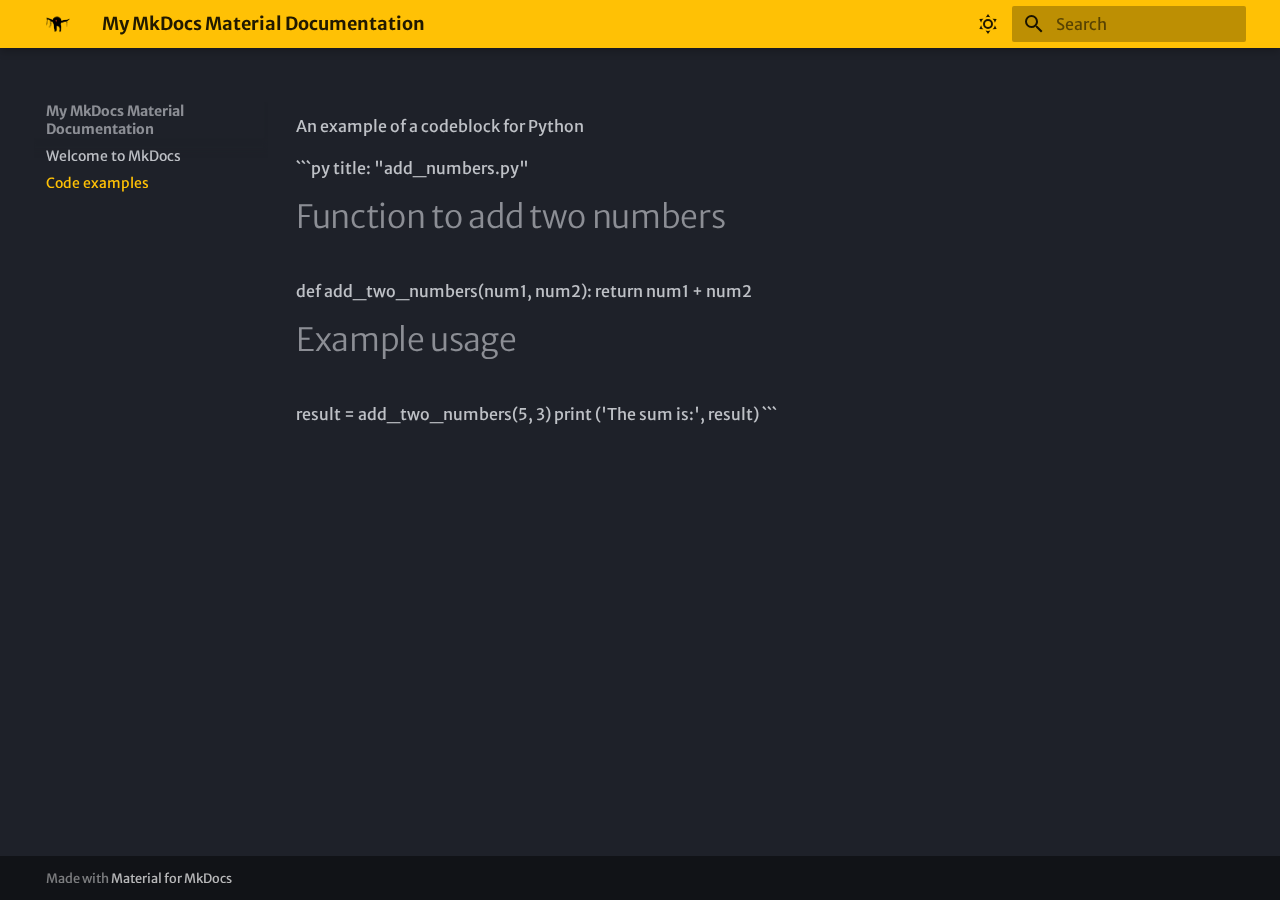
<file: site/code-examples/index.html>
<!doctype html>
<html lang="en" class="no-js">
  <head>
    
      <meta charset="utf-8">
      <meta name="viewport" content="width=device-width,initial-scale=1">
      
      
      
        <link rel="canonical" href="https://sitename.example/code-examples/">
      
      
        <link rel="prev" href="..">
      
      
      
      <link rel="icon" href="../assets/logo-blackred.png">
      <meta name="generator" content="mkdocs-1.6.1, mkdocs-material-9.6.14">
    
    
      
        <title>Code examples - My MkDocs Material Documentation</title>
      
    
    
      <link rel="stylesheet" href="../assets/stylesheets/main.342714a4.min.css">
      
        
        <link rel="stylesheet" href="../assets/stylesheets/palette.06af60db.min.css">
      
      


    
    
      
    
    
      
        
        
        <link rel="preconnect" href="https://fonts.gstatic.com" crossorigin>
        <link rel="stylesheet" href="https://fonts.googleapis.com/css?family=Merriweather+Sans:300,300i,400,400i,700,700i%7CRed+Hat+Mono:400,400i,700,700i&display=fallback">
        <style>:root{--md-text-font:"Merriweather Sans";--md-code-font:"Red Hat Mono"}</style>
      
    
    
    <script>__md_scope=new URL("..",location),__md_hash=e=>[...e].reduce(((e,_)=>(e<<5)-e+_.charCodeAt(0)),0),__md_get=(e,_=localStorage,t=__md_scope)=>JSON.parse(_.getItem(t.pathname+"."+e)),__md_set=(e,_,t=localStorage,a=__md_scope)=>{try{t.setItem(a.pathname+"."+e,JSON.stringify(_))}catch(e){}}</script>
    
      

    
    
    
  </head>
  
  
    
    
      
    
    
    
    
    <body dir="ltr" data-md-color-scheme="slate" data-md-color-primary="amber" data-md-color-accent="teal">
  
    
    <input class="md-toggle" data-md-toggle="drawer" type="checkbox" id="__drawer" autocomplete="off">
    <input class="md-toggle" data-md-toggle="search" type="checkbox" id="__search" autocomplete="off">
    <label class="md-overlay" for="__drawer"></label>
    <div data-md-component="skip">
      
        
        <a href="#function-to-add-two-numbers" class="md-skip">
          Skip to content
        </a>
      
    </div>
    <div data-md-component="announce">
      
    </div>
    
    
      

  

<header class="md-header md-header--shadow" data-md-component="header">
  <nav class="md-header__inner md-grid" aria-label="Header">
    <a href=".." title="My MkDocs Material Documentation" class="md-header__button md-logo" aria-label="My MkDocs Material Documentation" data-md-component="logo">
      
  <img src="../assets/logo-blackred.png" alt="logo">

    </a>
    <label class="md-header__button md-icon" for="__drawer">
      
      <svg xmlns="http://www.w3.org/2000/svg" viewBox="0 0 24 24"><path d="M3 6h18v2H3zm0 5h18v2H3zm0 5h18v2H3z"/></svg>
    </label>
    <div class="md-header__title" data-md-component="header-title">
      <div class="md-header__ellipsis">
        <div class="md-header__topic">
          <span class="md-ellipsis">
            My MkDocs Material Documentation
          </span>
        </div>
        <div class="md-header__topic" data-md-component="header-topic">
          <span class="md-ellipsis">
            
              Code examples
            
          </span>
        </div>
      </div>
    </div>
    
      
        <form class="md-header__option" data-md-component="palette">
  
    
    
    
    <input class="md-option" data-md-color-media="" data-md-color-scheme="slate" data-md-color-primary="amber" data-md-color-accent="teal"  aria-label="Dark mode"  type="radio" name="__palette" id="__palette_0">
    
      <label class="md-header__button md-icon" title="Dark mode" for="__palette_1" hidden>
        <svg xmlns="http://www.w3.org/2000/svg" viewBox="0 0 24 24"><path d="M12 7a5 5 0 0 1 5 5 5 5 0 0 1-5 5 5 5 0 0 1-5-5 5 5 0 0 1 5-5m0 2a3 3 0 0 0-3 3 3 3 0 0 0 3 3 3 3 0 0 0 3-3 3 3 0 0 0-3-3m0-7 2.39 3.42C13.65 5.15 12.84 5 12 5s-1.65.15-2.39.42zM3.34 7l4.16-.35A7.2 7.2 0 0 0 5.94 8.5c-.44.74-.69 1.5-.83 2.29zm.02 10 1.76-3.77a7.131 7.131 0 0 0 2.38 4.14zM20.65 7l-1.77 3.79a7.02 7.02 0 0 0-2.38-4.15zm-.01 10-4.14.36c.59-.51 1.12-1.14 1.54-1.86.42-.73.69-1.5.83-2.29zM12 22l-2.41-3.44c.74.27 1.55.44 2.41.44.82 0 1.63-.17 2.37-.44z"/></svg>
      </label>
    
  
    
    
    
    <input class="md-option" data-md-color-media="" data-md-color-scheme="default" data-md-color-primary="blue" data-md-color-accent="yellow"  aria-label="Light mode"  type="radio" name="__palette" id="__palette_1">
    
      <label class="md-header__button md-icon" title="Light mode" for="__palette_0" hidden>
        <svg xmlns="http://www.w3.org/2000/svg" viewBox="0 0 24 24"><path d="m17.75 4.09-2.53 1.94.91 3.06-2.63-1.81-2.63 1.81.91-3.06-2.53-1.94L12.44 4l1.06-3 1.06 3zm3.5 6.91-1.64 1.25.59 1.98-1.7-1.17-1.7 1.17.59-1.98L15.75 11l2.06-.05L18.5 9l.69 1.95zm-2.28 4.95c.83-.08 1.72 1.1 1.19 1.85-.32.45-.66.87-1.08 1.27C15.17 23 8.84 23 4.94 19.07c-3.91-3.9-3.91-10.24 0-14.14.4-.4.82-.76 1.27-1.08.75-.53 1.93.36 1.85 1.19-.27 2.86.69 5.83 2.89 8.02a9.96 9.96 0 0 0 8.02 2.89m-1.64 2.02a12.08 12.08 0 0 1-7.8-3.47c-2.17-2.19-3.33-5-3.49-7.82-2.81 3.14-2.7 7.96.31 10.98 3.02 3.01 7.84 3.12 10.98.31"/></svg>
      </label>
    
  
</form>
      
    
    
      <script>var palette=__md_get("__palette");if(palette&&palette.color){if("(prefers-color-scheme)"===palette.color.media){var media=matchMedia("(prefers-color-scheme: light)"),input=document.querySelector(media.matches?"[data-md-color-media='(prefers-color-scheme: light)']":"[data-md-color-media='(prefers-color-scheme: dark)']");palette.color.media=input.getAttribute("data-md-color-media"),palette.color.scheme=input.getAttribute("data-md-color-scheme"),palette.color.primary=input.getAttribute("data-md-color-primary"),palette.color.accent=input.getAttribute("data-md-color-accent")}for(var[key,value]of Object.entries(palette.color))document.body.setAttribute("data-md-color-"+key,value)}</script>
    
    
    
      
      
        <label class="md-header__button md-icon" for="__search">
          
          <svg xmlns="http://www.w3.org/2000/svg" viewBox="0 0 24 24"><path d="M9.5 3A6.5 6.5 0 0 1 16 9.5c0 1.61-.59 3.09-1.56 4.23l.27.27h.79l5 5-1.5 1.5-5-5v-.79l-.27-.27A6.52 6.52 0 0 1 9.5 16 6.5 6.5 0 0 1 3 9.5 6.5 6.5 0 0 1 9.5 3m0 2C7 5 5 7 5 9.5S7 14 9.5 14 14 12 14 9.5 12 5 9.5 5"/></svg>
        </label>
        <div class="md-search" data-md-component="search" role="dialog">
  <label class="md-search__overlay" for="__search"></label>
  <div class="md-search__inner" role="search">
    <form class="md-search__form" name="search">
      <input type="text" class="md-search__input" name="query" aria-label="Search" placeholder="Search" autocapitalize="off" autocorrect="off" autocomplete="off" spellcheck="false" data-md-component="search-query" required>
      <label class="md-search__icon md-icon" for="__search">
        
        <svg xmlns="http://www.w3.org/2000/svg" viewBox="0 0 24 24"><path d="M9.5 3A6.5 6.5 0 0 1 16 9.5c0 1.61-.59 3.09-1.56 4.23l.27.27h.79l5 5-1.5 1.5-5-5v-.79l-.27-.27A6.52 6.52 0 0 1 9.5 16 6.5 6.5 0 0 1 3 9.5 6.5 6.5 0 0 1 9.5 3m0 2C7 5 5 7 5 9.5S7 14 9.5 14 14 12 14 9.5 12 5 9.5 5"/></svg>
        
        <svg xmlns="http://www.w3.org/2000/svg" viewBox="0 0 24 24"><path d="M20 11v2H8l5.5 5.5-1.42 1.42L4.16 12l7.92-7.92L13.5 5.5 8 11z"/></svg>
      </label>
      <nav class="md-search__options" aria-label="Search">
        
        <button type="reset" class="md-search__icon md-icon" title="Clear" aria-label="Clear" tabindex="-1">
          
          <svg xmlns="http://www.w3.org/2000/svg" viewBox="0 0 24 24"><path d="M19 6.41 17.59 5 12 10.59 6.41 5 5 6.41 10.59 12 5 17.59 6.41 19 12 13.41 17.59 19 19 17.59 13.41 12z"/></svg>
        </button>
      </nav>
      
    </form>
    <div class="md-search__output">
      <div class="md-search__scrollwrap" tabindex="0" data-md-scrollfix>
        <div class="md-search-result" data-md-component="search-result">
          <div class="md-search-result__meta">
            Initializing search
          </div>
          <ol class="md-search-result__list" role="presentation"></ol>
        </div>
      </div>
    </div>
  </div>
</div>
      
    
    
  </nav>
  
</header>
    
    <div class="md-container" data-md-component="container">
      
      
        
          
        
      
      <main class="md-main" data-md-component="main">
        <div class="md-main__inner md-grid">
          
            
              
              <div class="md-sidebar md-sidebar--primary" data-md-component="sidebar" data-md-type="navigation" >
                <div class="md-sidebar__scrollwrap">
                  <div class="md-sidebar__inner">
                    



<nav class="md-nav md-nav--primary" aria-label="Navigation" data-md-level="0">
  <label class="md-nav__title" for="__drawer">
    <a href=".." title="My MkDocs Material Documentation" class="md-nav__button md-logo" aria-label="My MkDocs Material Documentation" data-md-component="logo">
      
  <img src="../assets/logo-blackred.png" alt="logo">

    </a>
    My MkDocs Material Documentation
  </label>
  
  <ul class="md-nav__list" data-md-scrollfix>
    
      
      
  
  
  
  
    <li class="md-nav__item">
      <a href=".." class="md-nav__link">
        
  
  
  <span class="md-ellipsis">
    Welcome to MkDocs
    
  </span>
  

      </a>
    </li>
  

    
      
      
  
  
    
  
  
  
    <li class="md-nav__item md-nav__item--active">
      
      <input class="md-nav__toggle md-toggle" type="checkbox" id="__toc">
      
      
        
      
      
      <a href="./" class="md-nav__link md-nav__link--active">
        
  
  
  <span class="md-ellipsis">
    Code examples
    
  </span>
  

      </a>
      
    </li>
  

    
  </ul>
</nav>
                  </div>
                </div>
              </div>
            
            
              
              <div class="md-sidebar md-sidebar--secondary" data-md-component="sidebar" data-md-type="toc" >
                <div class="md-sidebar__scrollwrap">
                  <div class="md-sidebar__inner">
                    

<nav class="md-nav md-nav--secondary" aria-label="Table of contents">
  
  
  
    
  
  
</nav>
                  </div>
                </div>
              </div>
            
          
          
            <div class="md-content" data-md-component="content">
              <article class="md-content__inner md-typeset">
                
                  



<p>An example of a codeblock for Python</p>
<p>```py title: "add_numbers.py"</p>
<h1 id="function-to-add-two-numbers">Function to add two numbers</h1>
<p>def add_two_numbers(num1, num2):
    return num1 + num2</p>
<h1 id="example-usage">Example usage</h1>
<p>result = add_two_numbers(5, 3)
print ('The sum is:', result)
```</p>












                
              </article>
            </div>
          
          
<script>var target=document.getElementById(location.hash.slice(1));target&&target.name&&(target.checked=target.name.startsWith("__tabbed_"))</script>
        </div>
        
      </main>
      
        <footer class="md-footer">
  
  <div class="md-footer-meta md-typeset">
    <div class="md-footer-meta__inner md-grid">
      <div class="md-copyright">
  
  
    Made with
    <a href="https://squidfunk.github.io/mkdocs-material/" target="_blank" rel="noopener">
      Material for MkDocs
    </a>
  
</div>
      
    </div>
  </div>
</footer>
      
    </div>
    <div class="md-dialog" data-md-component="dialog">
      <div class="md-dialog__inner md-typeset"></div>
    </div>
    
    
    
      
      <script id="__config" type="application/json">{"base": "..", "features": [], "search": "../assets/javascripts/workers/search.d50fe291.min.js", "tags": null, "translations": {"clipboard.copied": "Copied to clipboard", "clipboard.copy": "Copy to clipboard", "search.result.more.one": "1 more on this page", "search.result.more.other": "# more on this page", "search.result.none": "No matching documents", "search.result.one": "1 matching document", "search.result.other": "# matching documents", "search.result.placeholder": "Type to start searching", "search.result.term.missing": "Missing", "select.version": "Select version"}, "version": null}</script>
    
    
      <script src="../assets/javascripts/bundle.13a4f30d.min.js"></script>
      
    
  </body>
</html>
</file>
<file: stylesheets/extra.css>
[data-md-color-scheme="slate"] {
.md-nav__link.md-nav__link--active {
    color: #eece1b !important;  /* yellow for dark theme */
}
.md-nav__link:hover {
    color: #b6302a !important;  /* or any color you want */
}
    /* Primary Theme Colors */
    --md-primary-fg-color: #335647; /* Main theme color (header background) */
    --md-primary-fg-color--light: #4b816a; /* Lighter version of theme color */
    --md-primary-fg-color--dark: #1E332A; /* Darker version of theme color */
    --md-primary-bg-color: #f1ebe4; /* Text color used on primary color backgrounds */
    --md-primary-bg-color--light: #FFFFFF; /* Lighter text color for primary backgrounds */

    /* Accent Colors (Used for Interactive Elements) */
    --md-accent-fg-color: #ebcc0c;           /* Color for interactive elements (buttons, links) */
    --md-accent-fg-color--transparent: #ebcc0c21; /* Semi-transparent version of accent color */
    --md-accent-bg-color: #262525;           /* Background color for accented elements */

    /* Default Theme Colors */
    --md-default-fg-color: #f1ebe4;  /* Main text color */
    --md-default-fg-color--light: #f1ebe4;   /* Secondary text color */
    --md-default-fg-color--lighter: #FFFFFF; /* Tertiary text color */
    --md-default-fg-color--lightest:  #FFFFFF; /* Quaternary text color */
    --md-default-bg-color: #262525;           /* Main background color */

    /* For inline code */
    --md-code-inline-bg-color: #335647;     /* background color */
    --md-code-inline-color: #f1ebe4;        /* text color */

    /* Footer background colors */
    --md-footer-bg-color: #335647;          /* green background */
    --md-footer-bg-color--dark: #2a4539;    /* slightly darker green for bottom section */
}

[data-md-color-scheme="default"] {
    .md-nav__link.md-nav__link--active {
        color: #b6302a !important;  /* red for light theme to contrast with dark background */
    }
    .md-nav__link:hover {
        color: #335647 !important;  /* green for hover */
    }
    
    /* Primary Theme Colors */
    --md-primary-fg-color: #335647;        /* Same green as dark mode for consistency */
    --md-primary-fg-color--light: #4b816a; /* Lighter green */
    --md-primary-fg-color--dark: #1E332A;  /* Darker green */
    --md-primary-bg-color: #f1ebe4;        /* Beige text on green */
    --md-primary-bg-color--light: #FFFFFF; /* White text where needed */

    /* Accent Colors */
    --md-accent-fg-color: #b6302a;         /* Red for interactive elements */
    --md-accent-fg-color--transparent: #b6302a21; /* Semi-transparent red */
    --md-accent-bg-color: #FFFFFF;         /* White background for accented elements */

    /* Default Theme Colors */
    --md-default-fg-color: #262525;        /* Dark gray for main text */
    --md-default-fg-color--light: #404040; /* Lighter gray for secondary text */
    --md-default-fg-color--lighter: #595959; /* Even lighter gray */
    --md-default-fg-color--lightest: #737373; /* Lightest gray */
    --md-default-bg-color: #f1ebe4;        /* Beige background */

    /* For inline code */
    --md-code-bg-color: #f7f6f2;            /* white background */
    --md-code-fg-color: #2c2929;             /* dark text */

    /* Footer background colors */
    --md-footer-bg-color: #335647;         /* Same green as dark mode */
    --md-footer-bg-color--dark: #2a4539;   /* Same darker green */
}
</file>
<file: assets/stylesheets/main.342714a4.min.css>
@charset "UTF-8";html{-webkit-text-size-adjust:none;-moz-text-size-adjust:none;text-size-adjust:none;box-sizing:border-box}*,:after,:before{box-sizing:inherit}@media (prefers-reduced-motion){*,:after,:before{transition:none!important}}body{margin:0}a,button,input,label{-webkit-tap-highlight-color:transparent}a{color:inherit;text-decoration:none}hr{border:0;box-sizing:initial;display:block;height:.05rem;overflow:visible;padding:0}small{font-size:80%}sub,sup{line-height:1em}img{border-style:none}table{border-collapse:initial;border-spacing:0}td,th{font-weight:400;vertical-align:top}button{background:#0000;border:0;font-family:inherit;font-size:inherit;margin:0;padding:0}input{border:0;outline:none}:root{--md-primary-fg-color:#4051b5;--md-primary-fg-color--light:#5d6cc0;--md-primary-fg-color--dark:#303fa1;--md-primary-bg-color:#fff;--md-primary-bg-color--light:#ffffffb3;--md-accent-fg-color:#526cfe;--md-accent-fg-color--transparent:#526cfe1a;--md-accent-bg-color:#fff;--md-accent-bg-color--light:#ffffffb3}[data-md-color-scheme=default]{color-scheme:light}[data-md-color-scheme=default] img[src$="#gh-dark-mode-only"],[data-md-color-scheme=default] img[src$="#only-dark"]{display:none}:root,[data-md-color-scheme=default]{--md-hue:225deg;--md-default-fg-color:#000000de;--md-default-fg-color--light:#0000008a;--md-default-fg-color--lighter:#00000052;--md-default-fg-color--lightest:#00000012;--md-default-bg-color:#fff;--md-default-bg-color--light:#ffffffb3;--md-default-bg-color--lighter:#ffffff4d;--md-default-bg-color--lightest:#ffffff1f;--md-code-fg-color:#36464e;--md-code-bg-color:#f5f5f5;--md-code-hl-color:#4287ff;--md-code-hl-color--light:#4287ff1a;--md-code-hl-number-color:#d52a2a;--md-code-hl-special-color:#db1457;--md-code-hl-function-color:#a846b9;--md-code-hl-constant-color:#6e59d9;--md-code-hl-keyword-color:#3f6ec6;--md-code-hl-string-color:#1c7d4d;--md-code-hl-name-color:var(--md-code-fg-color);--md-code-hl-operator-color:var(--md-default-fg-color--light);--md-code-hl-punctuation-color:var(--md-default-fg-color--light);--md-code-hl-comment-color:var(--md-default-fg-color--light);--md-code-hl-generic-color:var(--md-default-fg-color--light);--md-code-hl-variable-color:var(--md-default-fg-color--light);--md-typeset-color:var(--md-default-fg-color);--md-typeset-a-color:var(--md-primary-fg-color);--md-typeset-del-color:#f5503d26;--md-typeset-ins-color:#0bd57026;--md-typeset-kbd-color:#fafafa;--md-typeset-kbd-accent-color:#fff;--md-typeset-kbd-border-color:#b8b8b8;--md-typeset-mark-color:#ffff0080;--md-typeset-table-color:#0000001f;--md-typeset-table-color--light:rgba(0,0,0,.035);--md-admonition-fg-color:var(--md-default-fg-color);--md-admonition-bg-color:var(--md-default-bg-color);--md-warning-fg-color:#000000de;--md-warning-bg-color:#ff9;--md-footer-fg-color:#fff;--md-footer-fg-color--light:#ffffffb3;--md-footer-fg-color--lighter:#ffffff73;--md-footer-bg-color:#000000de;--md-footer-bg-color--dark:#00000052;--md-shadow-z1:0 0.2rem 0.5rem #0000000d,0 0 0.05rem #0000001a;--md-shadow-z2:0 0.2rem 0.5rem #0000001a,0 0 0.05rem #00000040;--md-shadow-z3:0 0.2rem 0.5rem #0003,0 0 0.05rem #00000059}.md-icon svg{fill:currentcolor;display:block;height:1.2rem;width:1.2rem}body{-webkit-font-smoothing:antialiased;-moz-osx-font-smoothing:grayscale;--md-text-font-family:var(--md-text-font,_),-apple-system,BlinkMacSystemFont,Helvetica,Arial,sans-serif;--md-code-font-family:var(--md-code-font,_),SFMono-Regular,Consolas,Menlo,monospace}aside,body,input{font-feature-settings:"kern","liga";color:var(--md-typeset-color);font-family:var(--md-text-font-family)}code,kbd,pre{font-feature-settings:"kern";font-family:var(--md-code-font-family)}:root{--md-typeset-table-sort-icon:url('data:image/svg+xml;charset=utf-8,<svg xmlns="http://www.w3.org/2000/svg" viewBox="0 0 24 24"><path d="m18 21-4-4h3V7h-3l4-4 4 4h-3v10h3M2 19v-2h10v2M2 13v-2h7v2M2 7V5h4v2z"/></svg>');--md-typeset-table-sort-icon--asc:url('data:image/svg+xml;charset=utf-8,<svg xmlns="http://www.w3.org/2000/svg" viewBox="0 0 24 24"><path d="M19 17h3l-4 4-4-4h3V3h2M2 17h10v2H2M6 5v2H2V5m0 6h7v2H2z"/></svg>');--md-typeset-table-sort-icon--desc:url('data:image/svg+xml;charset=utf-8,<svg xmlns="http://www.w3.org/2000/svg" viewBox="0 0 24 24"><path d="M19 7h3l-4-4-4 4h3v14h2M2 17h10v2H2M6 5v2H2V5m0 6h7v2H2z"/></svg>')}.md-typeset{-webkit-print-color-adjust:exact;color-adjust:exact;font-size:.8rem;line-height:1.6;overflow-wrap:break-word}@media print{.md-typeset{font-size:.68rem}}.md-typeset blockquote,.md-typeset dl,.md-typeset figure,.md-typeset ol,.md-typeset pre,.md-typeset ul{margin-bottom:1em;margin-top:1em}.md-typeset h1{color:var(--md-default-fg-color--light);font-size:2em;line-height:1.3;margin:0 0 1.25em}.md-typeset h1,.md-typeset h2{font-weight:300;letter-spacing:-.01em}.md-typeset h2{font-size:1.5625em;line-height:1.4;margin:1.6em 0 .64em}.md-typeset h3{font-size:1.25em;font-weight:400;letter-spacing:-.01em;line-height:1.5;margin:1.6em 0 .8em}.md-typeset h2+h3{margin-top:.8em}.md-typeset h4{font-weight:700;letter-spacing:-.01em;margin:1em 0}.md-typeset h5,.md-typeset h6{color:var(--md-default-fg-color--light);font-size:.8em;font-weight:700;letter-spacing:-.01em;margin:1.25em 0}.md-typeset h5{text-transform:uppercase}.md-typeset h5 code{text-transform:none}.md-typeset hr{border-bottom:.05rem solid var(--md-default-fg-color--lightest);display:flow-root;margin:1.5em 0}.md-typeset a{color:var(--md-typeset-a-color);word-break:break-word}.md-typeset a,.md-typeset a:before{transition:color 125ms}.md-typeset a:focus,.md-typeset a:hover{color:var(--md-accent-fg-color)}.md-typeset a:focus code,.md-typeset a:hover code{background-color:var(--md-accent-fg-color--transparent)}.md-typeset a code{color:currentcolor;transition:background-color 125ms}.md-typeset a.focus-visible{outline-color:var(--md-accent-fg-color);outline-offset:.2rem}.md-typeset code,.md-typeset kbd,.md-typeset pre{color:var(--md-code-fg-color);direction:ltr;font-variant-ligatures:none}@media print{.md-typeset code,.md-typeset kbd,.md-typeset pre{white-space:pre-wrap}}.md-typeset code{background-color:var(--md-code-bg-color);border-radius:.1rem;-webkit-box-decoration-break:clone;box-decoration-break:clone;font-size:.85em;padding:0 .2941176471em;word-break:break-word}.md-typeset code:not(.focus-visible){-webkit-tap-highlight-color:transparent;outline:none}.md-typeset pre{display:flow-root;line-height:1.4;position:relative}.md-typeset pre>code{-webkit-box-decoration-break:slice;box-decoration-break:slice;box-shadow:none;display:block;margin:0;outline-color:var(--md-accent-fg-color);overflow:auto;padding:.7720588235em 1.1764705882em;scrollbar-color:var(--md-default-fg-color--lighter) #0000;scrollbar-width:thin;touch-action:auto;word-break:normal}.md-typeset pre>code:hover{scrollbar-color:var(--md-accent-fg-color) #0000}.md-typeset pre>code::-webkit-scrollbar{height:.2rem;width:.2rem}.md-typeset pre>code::-webkit-scrollbar-thumb{background-color:var(--md-default-fg-color--lighter)}.md-typeset pre>code::-webkit-scrollbar-thumb:hover{background-color:var(--md-accent-fg-color)}.md-typeset kbd{background-color:var(--md-typeset-kbd-color);border-radius:.1rem;box-shadow:0 .1rem 0 .05rem var(--md-typeset-kbd-border-color),0 .1rem 0 var(--md-typeset-kbd-border-color),0 -.1rem .2rem var(--md-typeset-kbd-accent-color) inset;color:var(--md-default-fg-color);display:inline-block;font-size:.75em;padding:0 .6666666667em;vertical-align:text-top;word-break:break-word}.md-typeset mark{background-color:var(--md-typeset-mark-color);-webkit-box-decoration-break:clone;box-decoration-break:clone;color:inherit;word-break:break-word}.md-typeset abbr{border-bottom:.05rem dotted var(--md-default-fg-color--light);cursor:help;text-decoration:none}.md-typeset small{opacity:.75}[dir=ltr] .md-typeset sub,[dir=ltr] .md-typeset sup{margin-left:.078125em}[dir=rtl] .md-typeset sub,[dir=rtl] .md-typeset sup{margin-right:.078125em}[dir=ltr] .md-typeset blockquote{padding-left:.6rem}[dir=rtl] .md-typeset blockquote{padding-right:.6rem}[dir=ltr] .md-typeset blockquote{border-left:.2rem solid var(--md-default-fg-color--lighter)}[dir=rtl] .md-typeset blockquote{border-right:.2rem solid var(--md-default-fg-color--lighter)}.md-typeset blockquote{color:var(--md-default-fg-color--light);margin-left:0;margin-right:0}.md-typeset ul{list-style-type:disc}.md-typeset ul[type]{list-style-type:revert-layer}[dir=ltr] .md-typeset ol,[dir=ltr] .md-typeset ul{margin-left:.625em}[dir=rtl] .md-typeset ol,[dir=rtl] .md-typeset ul{margin-right:.625em}.md-typeset ol,.md-typeset ul{padding:0}.md-typeset ol:not([hidden]),.md-typeset ul:not([hidden]){display:flow-root}.md-typeset ol ol,.md-typeset ul ol{list-style-type:lower-alpha}.md-typeset ol ol ol,.md-typeset ul ol ol{list-style-type:lower-roman}.md-typeset ol ol ol ol,.md-typeset ul ol ol ol{list-style-type:upper-alpha}.md-typeset ol ol ol ol ol,.md-typeset ul ol ol ol ol{list-style-type:upper-roman}.md-typeset ol[type],.md-typeset ul[type]{list-style-type:revert-layer}[dir=ltr] .md-typeset ol li,[dir=ltr] .md-typeset ul li{margin-left:1.25em}[dir=rtl] .md-typeset ol li,[dir=rtl] .md-typeset ul li{margin-right:1.25em}.md-typeset ol li,.md-typeset ul li{margin-bottom:.5em}.md-typeset ol li blockquote,.md-typeset ol li p,.md-typeset ul li blockquote,.md-typeset ul li p{margin:.5em 0}.md-typeset ol li:last-child,.md-typeset ul li:last-child{margin-bottom:0}[dir=ltr] .md-typeset ol li ol,[dir=ltr] .md-typeset ol li ul,[dir=ltr] .md-typeset ul li ol,[dir=ltr] .md-typeset ul li ul{margin-left:.625em}[dir=rtl] .md-typeset ol li ol,[dir=rtl] .md-typeset ol li ul,[dir=rtl] .md-typeset ul li ol,[dir=rtl] .md-typeset ul li ul{margin-right:.625em}.md-typeset ol li ol,.md-typeset ol li ul,.md-typeset ul li ol,.md-typeset ul li ul{margin-bottom:.5em;margin-top:.5em}[dir=ltr] .md-typeset dd{margin-left:1.875em}[dir=rtl] .md-typeset dd{margin-right:1.875em}.md-typeset dd{margin-bottom:1.5em;margin-top:1em}.md-typeset img,.md-typeset svg,.md-typeset video{height:auto;max-width:100%}.md-typeset img[align=left]{margin:1em 1em 1em 0}.md-typeset img[align=right]{margin:1em 0 1em 1em}.md-typeset img[align]:only-child{margin-top:0}.md-typeset figure{display:flow-root;margin:1em auto;max-width:100%;text-align:center;width:-moz-fit-content;width:fit-content}.md-typeset figure img{display:block;margin:0 auto}.md-typeset figcaption{font-style:italic;margin:1em auto;max-width:24rem}.md-typeset iframe{max-width:100%}.md-typeset table:not([class]){background-color:var(--md-default-bg-color);border:.05rem solid var(--md-typeset-table-color);border-radius:.1rem;display:inline-block;font-size:.64rem;max-width:100%;overflow:auto;touch-action:auto}@media print{.md-typeset table:not([class]){display:table}}.md-typeset table:not([class])+*{margin-top:1.5em}.md-typeset table:not([class]) td>:first-child,.md-typeset table:not([class]) th>:first-child{margin-top:0}.md-typeset table:not([class]) td>:last-child,.md-typeset table:not([class]) th>:last-child{margin-bottom:0}.md-typeset table:not([class]) td:not([align]),.md-typeset table:not([class]) th:not([align]){text-align:left}[dir=rtl] .md-typeset table:not([class]) td:not([align]),[dir=rtl] .md-typeset table:not([class]) th:not([align]){text-align:right}.md-typeset table:not([class]) th{font-weight:700;min-width:5rem;padding:.9375em 1.25em;vertical-align:top}.md-typeset table:not([class]) td{border-top:.05rem solid var(--md-typeset-table-color);padding:.9375em 1.25em;vertical-align:top}.md-typeset table:not([class]) tbody tr{transition:background-color 125ms}.md-typeset table:not([class]) tbody tr:hover{background-color:var(--md-typeset-table-color--light);box-shadow:0 .05rem 0 var(--md-default-bg-color) inset}.md-typeset table:not([class]) a{word-break:normal}.md-typeset table th[role=columnheader]{cursor:pointer}[dir=ltr] .md-typeset table th[role=columnheader]:after{margin-left:.5em}[dir=rtl] .md-typeset table th[role=columnheader]:after{margin-right:.5em}.md-typeset table th[role=columnheader]:after{content:"";display:inline-block;height:1.2em;-webkit-mask-image:var(--md-typeset-table-sort-icon);mask-image:var(--md-typeset-table-sort-icon);-webkit-mask-repeat:no-repeat;mask-repeat:no-repeat;-webkit-mask-size:contain;mask-size:contain;transition:background-color 125ms;vertical-align:text-bottom;width:1.2em}.md-typeset table th[role=columnheader]:hover:after{background-color:var(--md-default-fg-color--lighter)}.md-typeset table th[role=columnheader][aria-sort=ascending]:after{background-color:var(--md-default-fg-color--light);-webkit-mask-image:var(--md-typeset-table-sort-icon--asc);mask-image:var(--md-typeset-table-sort-icon--asc)}.md-typeset table th[role=columnheader][aria-sort=descending]:after{background-color:var(--md-default-fg-color--light);-webkit-mask-image:var(--md-typeset-table-sort-icon--desc);mask-image:var(--md-typeset-table-sort-icon--desc)}.md-typeset__scrollwrap{margin:1em -.8rem;overflow-x:auto;touch-action:auto}.md-typeset__table{display:inline-block;margin-bottom:.5em;padding:0 .8rem}@media print{.md-typeset__table{display:block}}html .md-typeset__table table{display:table;margin:0;overflow:hidden;width:100%}@media screen and (max-width:44.984375em){.md-content__inner>pre{margin:1em -.8rem}.md-content__inner>pre code{border-radius:0}}.md-typeset .md-author{border-radius:100%;display:block;flex-shrink:0;height:1.6rem;overflow:hidden;position:relative;transition:color 125ms,transform 125ms;width:1.6rem}.md-typeset .md-author img{display:block}.md-typeset .md-author--more{background:var(--md-default-fg-color--lightest);color:var(--md-default-fg-color--lighter);font-size:.6rem;font-weight:700;line-height:1.6rem;text-align:center}.md-typeset .md-author--long{height:2.4rem;width:2.4rem}.md-typeset a.md-author{transform:scale(1)}.md-typeset a.md-author img{border-radius:100%;filter:grayscale(100%) opacity(75%);transition:filter 125ms}.md-typeset a.md-author:focus,.md-typeset a.md-author:hover{transform:scale(1.1);z-index:1}.md-typeset a.md-author:focus img,.md-typeset a.md-author:hover img{filter:grayscale(0)}.md-banner{background-color:var(--md-footer-bg-color);color:var(--md-footer-fg-color);overflow:auto}@media print{.md-banner{display:none}}.md-banner--warning{background-color:var(--md-warning-bg-color);color:var(--md-warning-fg-color)}.md-banner__inner{font-size:.7rem;margin:.6rem auto;padding:0 .8rem}[dir=ltr] .md-banner__button{float:right}[dir=rtl] .md-banner__button{float:left}.md-banner__button{color:inherit;cursor:pointer;transition:opacity .25s}.no-js .md-banner__button{display:none}.md-banner__button:hover{opacity:.7}html{font-size:125%;height:100%;overflow-x:hidden}@media screen and (min-width:100em){html{font-size:137.5%}}@media screen and (min-width:125em){html{font-size:150%}}body{background-color:var(--md-default-bg-color);display:flex;flex-direction:column;font-size:.5rem;min-height:100%;position:relative;width:100%}@media print{body{display:block}}@media screen and (max-width:59.984375em){body[data-md-scrolllock]{position:fixed}}.md-grid{margin-left:auto;margin-right:auto;max-width:61rem}.md-container{display:flex;flex-direction:column;flex-grow:1}@media print{.md-container{display:block}}.md-main{flex-grow:1}.md-main__inner{display:flex;height:100%;margin-top:1.5rem}.md-ellipsis{overflow:hidden;text-overflow:ellipsis}.md-toggle{display:none}.md-option{height:0;opacity:0;position:absolute;width:0}.md-option:checked+label:not([hidden]){display:block}.md-option.focus-visible+label{outline-color:var(--md-accent-fg-color);outline-style:auto}.md-skip{background-color:var(--md-default-fg-color);border-radius:.1rem;color:var(--md-default-bg-color);font-size:.64rem;margin:.5rem;opacity:0;outline-color:var(--md-accent-fg-color);padding:.3rem .5rem;position:fixed;transform:translateY(.4rem);z-index:-1}.md-skip:focus{opacity:1;transform:translateY(0);transition:transform .25s cubic-bezier(.4,0,.2,1),opacity 175ms 75ms;z-index:10}@page{margin:25mm}:root{--md-clipboard-icon:url('data:image/svg+xml;charset=utf-8,<svg xmlns="http://www.w3.org/2000/svg" viewBox="0 0 24 24"><path d="M19 21H8V7h11m0-2H8a2 2 0 0 0-2 2v14a2 2 0 0 0 2 2h11a2 2 0 0 0 2-2V7a2 2 0 0 0-2-2m-3-4H4a2 2 0 0 0-2 2v14h2V3h12z"/></svg>')}.md-clipboard{border-radius:.1rem;color:var(--md-default-fg-color--lightest);cursor:pointer;height:1.5em;outline-color:var(--md-accent-fg-color);outline-offset:.1rem;position:absolute;right:.5em;top:.5em;transition:color .25s;width:1.5em;z-index:1}@media print{.md-clipboard{display:none}}.md-clipboard:not(.focus-visible){-webkit-tap-highlight-color:transparent;outline:none}:hover>.md-clipboard{color:var(--md-default-fg-color--light)}.md-clipboard:focus,.md-clipboard:hover{color:var(--md-accent-fg-color)}.md-clipboard:after{background-color:currentcolor;content:"";display:block;height:1.125em;margin:0 auto;-webkit-mask-image:var(--md-clipboard-icon);mask-image:var(--md-clipboard-icon);-webkit-mask-position:center;mask-position:center;-webkit-mask-repeat:no-repeat;mask-repeat:no-repeat;-webkit-mask-size:contain;mask-size:contain;width:1.125em}.md-clipboard--inline{cursor:pointer}.md-clipboard--inline code{transition:color .25s,background-color .25s}.md-clipboard--inline:focus code,.md-clipboard--inline:hover code{background-color:var(--md-accent-fg-color--transparent);color:var(--md-accent-fg-color)}.md-typeset .md-code__content{display:grid}@keyframes consent{0%{opacity:0;transform:translateY(100%)}to{opacity:1;transform:translateY(0)}}@keyframes overlay{0%{opacity:0}to{opacity:1}}.md-consent__overlay{animation:overlay .25s both;-webkit-backdrop-filter:blur(.1rem);backdrop-filter:blur(.1rem);background-color:#0000008a;height:100%;opacity:1;position:fixed;top:0;width:100%;z-index:5}.md-consent__inner{animation:consent .5s cubic-bezier(.1,.7,.1,1) both;background-color:var(--md-default-bg-color);border:0;border-radius:.1rem;bottom:0;box-shadow:0 0 .2rem #0000001a,0 .2rem .4rem #0003;max-height:100%;overflow:auto;padding:0;position:fixed;width:100%;z-index:5}.md-consent__form{padding:.8rem}.md-consent__settings{display:none;margin:1em 0}input:checked+.md-consent__settings{display:block}.md-consent__controls{margin-bottom:.8rem}.md-typeset .md-consent__controls .md-button{display:inline}@media screen and (max-width:44.984375em){.md-typeset .md-consent__controls .md-button{display:block;margin-top:.4rem;text-align:center;width:100%}}.md-consent label{cursor:pointer}.md-content{flex-grow:1;min-width:0}.md-content__inner{margin:0 .8rem 1.2rem;padding-top:.6rem}@media screen and (min-width:76.25em){[dir=ltr] .md-sidebar--primary:not([hidden])~.md-content>.md-content__inner{margin-left:1.2rem}[dir=ltr] .md-sidebar--secondary:not([hidden])~.md-content>.md-content__inner,[dir=rtl] .md-sidebar--primary:not([hidden])~.md-content>.md-content__inner{margin-right:1.2rem}[dir=rtl] .md-sidebar--secondary:not([hidden])~.md-content>.md-content__inner{margin-left:1.2rem}}.md-content__inner:before{content:"";display:block;height:.4rem}.md-content__inner>:last-child{margin-bottom:0}[dir=ltr] .md-content__button{float:right}[dir=rtl] .md-content__button{float:left}[dir=ltr] .md-content__button{margin-left:.4rem}[dir=rtl] .md-content__button{margin-right:.4rem}.md-content__button{margin:.4rem 0;padding:0}@media print{.md-content__button{display:none}}.md-typeset .md-content__button{color:var(--md-default-fg-color--lighter)}.md-content__button svg{display:inline;vertical-align:top}[dir=rtl] .md-content__button svg{transform:scaleX(-1)}[dir=ltr] .md-dialog{right:.8rem}[dir=rtl] .md-dialog{left:.8rem}.md-dialog{background-color:var(--md-default-fg-color);border-radius:.1rem;bottom:.8rem;box-shadow:var(--md-shadow-z3);min-width:11.1rem;opacity:0;padding:.4rem .6rem;pointer-events:none;position:fixed;transform:translateY(100%);transition:transform 0ms .4s,opacity .4s;z-index:4}@media print{.md-dialog{display:none}}.md-dialog--active{opacity:1;pointer-events:auto;transform:translateY(0);transition:transform .4s cubic-bezier(.075,.85,.175,1),opacity .4s}.md-dialog__inner{color:var(--md-default-bg-color);font-size:.7rem}.md-feedback{margin:2em 0 1em;text-align:center}.md-feedback fieldset{border:none;margin:0;padding:0}.md-feedback__title{font-weight:700;margin:1em auto}.md-feedback__inner{position:relative}.md-feedback__list{display:flex;flex-wrap:wrap;place-content:baseline center;position:relative}.md-feedback__list:hover .md-icon:not(:disabled){color:var(--md-default-fg-color--lighter)}:disabled .md-feedback__list{min-height:1.8rem}.md-feedback__icon{color:var(--md-default-fg-color--light);cursor:pointer;flex-shrink:0;margin:0 .1rem;transition:color 125ms}.md-feedback__icon:not(:disabled).md-icon:hover{color:var(--md-accent-fg-color)}.md-feedback__icon:disabled{color:var(--md-default-fg-color--lightest);pointer-events:none}.md-feedback__note{opacity:0;position:relative;transform:translateY(.4rem);transition:transform .4s cubic-bezier(.1,.7,.1,1),opacity .15s}.md-feedback__note>*{margin:0 auto;max-width:16rem}:disabled .md-feedback__note{opacity:1;transform:translateY(0)}@media print{.md-feedback{display:none}}.md-footer{background-color:var(--md-footer-bg-color);color:var(--md-footer-fg-color)}@media print{.md-footer{display:none}}.md-footer__inner{justify-content:space-between;overflow:auto;padding:.2rem}.md-footer__inner:not([hidden]){display:flex}.md-footer__link{align-items:end;display:flex;flex-grow:0.01;margin-bottom:.4rem;margin-top:1rem;max-width:100%;outline-color:var(--md-accent-fg-color);overflow:hidden;transition:opacity .25s}.md-footer__link:focus,.md-footer__link:hover{opacity:.7}[dir=rtl] .md-footer__link svg{transform:scaleX(-1)}@media screen and (max-width:44.984375em){.md-footer__link--prev{flex-shrink:0}.md-footer__link--prev .md-footer__title{display:none}}[dir=ltr] .md-footer__link--next{margin-left:auto}[dir=rtl] .md-footer__link--next{margin-right:auto}.md-footer__link--next{text-align:right}[dir=rtl] .md-footer__link--next{text-align:left}.md-footer__title{flex-grow:1;font-size:.9rem;margin-bottom:.7rem;max-width:calc(100% - 2.4rem);padding:0 1rem;white-space:nowrap}.md-footer__button{margin:.2rem;padding:.4rem}.md-footer__direction{font-size:.64rem;opacity:.7}.md-footer-meta{background-color:var(--md-footer-bg-color--dark)}.md-footer-meta__inner{display:flex;flex-wrap:wrap;justify-content:space-between;padding:.2rem}html .md-footer-meta.md-typeset a{color:var(--md-footer-fg-color--light)}html .md-footer-meta.md-typeset a:focus,html .md-footer-meta.md-typeset a:hover{color:var(--md-footer-fg-color)}.md-copyright{color:var(--md-footer-fg-color--lighter);font-size:.64rem;margin:auto .6rem;padding:.4rem 0;width:100%}@media screen and (min-width:45em){.md-copyright{width:auto}}.md-copyright__highlight{color:var(--md-footer-fg-color--light)}.md-social{display:inline-flex;gap:.2rem;margin:0 .4rem;padding:.2rem 0 .6rem}@media screen and (min-width:45em){.md-social{padding:.6rem 0}}.md-social__link{display:inline-block;height:1.6rem;text-align:center;width:1.6rem}.md-social__link:before{line-height:1.9}.md-social__link svg{fill:currentcolor;max-height:.8rem;vertical-align:-25%}.md-typeset .md-button{border:.1rem solid;border-radius:.1rem;color:var(--md-primary-fg-color);cursor:pointer;display:inline-block;font-weight:700;padding:.625em 2em;transition:color 125ms,background-color 125ms,border-color 125ms}.md-typeset .md-button--primary{background-color:var(--md-primary-fg-color);border-color:var(--md-primary-fg-color);color:var(--md-primary-bg-color)}.md-typeset .md-button:focus,.md-typeset .md-button:hover{background-color:var(--md-accent-fg-color);border-color:var(--md-accent-fg-color);color:var(--md-accent-bg-color)}[dir=ltr] .md-typeset .md-input{border-top-left-radius:.1rem}[dir=ltr] .md-typeset .md-input,[dir=rtl] .md-typeset .md-input{border-top-right-radius:.1rem}[dir=rtl] .md-typeset .md-input{border-top-left-radius:.1rem}.md-typeset .md-input{border-bottom:.1rem solid var(--md-default-fg-color--lighter);box-shadow:var(--md-shadow-z1);font-size:.8rem;height:1.8rem;padding:0 .6rem;transition:border .25s,box-shadow .25s}.md-typeset .md-input:focus,.md-typeset .md-input:hover{border-bottom-color:var(--md-accent-fg-color);box-shadow:var(--md-shadow-z2)}.md-typeset .md-input--stretch{width:100%}.md-header{background-color:var(--md-primary-fg-color);box-shadow:0 0 .2rem #0000,0 .2rem .4rem #0000;color:var(--md-primary-bg-color);display:block;left:0;position:sticky;right:0;top:0;z-index:4}@media print{.md-header{display:none}}.md-header[hidden]{transform:translateY(-100%);transition:transform .25s cubic-bezier(.8,0,.6,1),box-shadow .25s}.md-header--shadow{box-shadow:0 0 .2rem #0000001a,0 .2rem .4rem #0003;transition:transform .25s cubic-bezier(.1,.7,.1,1),box-shadow .25s}.md-header__inner{align-items:center;display:flex;padding:0 .2rem}.md-header__button{color:currentcolor;cursor:pointer;margin:.2rem;outline-color:var(--md-accent-fg-color);padding:.4rem;position:relative;transition:opacity .25s;vertical-align:middle;z-index:1}.md-header__button:hover{opacity:.7}.md-header__button:not([hidden]){display:inline-block}.md-header__button:not(.focus-visible){-webkit-tap-highlight-color:transparent;outline:none}.md-header__button.md-logo{margin:.2rem;padding:.4rem}@media screen and (max-width:76.234375em){.md-header__button.md-logo{display:none}}.md-header__button.md-logo img,.md-header__button.md-logo svg{fill:currentcolor;display:block;height:1.2rem;width:auto}@media screen and (min-width:60em){.md-header__button[for=__search]{display:none}}.no-js .md-header__button[for=__search]{display:none}[dir=rtl] .md-header__button[for=__search] svg{transform:scaleX(-1)}@media screen and (min-width:76.25em){.md-header__button[for=__drawer]{display:none}}.md-header__topic{display:flex;max-width:100%;position:absolute;transition:transform .4s cubic-bezier(.1,.7,.1,1),opacity .15s;white-space:nowrap}.md-header__topic+.md-header__topic{opacity:0;pointer-events:none;transform:translateX(1.25rem);transition:transform .4s cubic-bezier(1,.7,.1,.1),opacity .15s;z-index:-1}[dir=rtl] .md-header__topic+.md-header__topic{transform:translateX(-1.25rem)}.md-header__topic:first-child{font-weight:700}[dir=ltr] .md-header__title{margin-left:1rem;margin-right:.4rem}[dir=rtl] .md-header__title{margin-left:.4rem;margin-right:1rem}.md-header__title{flex-grow:1;font-size:.9rem;height:2.4rem;line-height:2.4rem}.md-header__title--active .md-header__topic{opacity:0;pointer-events:none;transform:translateX(-1.25rem);transition:transform .4s cubic-bezier(1,.7,.1,.1),opacity .15s;z-index:-1}[dir=rtl] .md-header__title--active .md-header__topic{transform:translateX(1.25rem)}.md-header__title--active .md-header__topic+.md-header__topic{opacity:1;pointer-events:auto;transform:translateX(0);transition:transform .4s cubic-bezier(.1,.7,.1,1),opacity .15s;z-index:0}.md-header__title>.md-header__ellipsis{height:100%;position:relative;width:100%}.md-header__option{display:flex;flex-shrink:0;max-width:100%;transition:max-width 0ms .25s,opacity .25s .25s;white-space:nowrap}[data-md-toggle=search]:checked~.md-header .md-header__option{max-width:0;opacity:0;transition:max-width 0ms,opacity 0ms}.md-header__option>input{bottom:0}.md-header__source{display:none}@media screen and (min-width:60em){[dir=ltr] .md-header__source{margin-left:1rem}[dir=rtl] .md-header__source{margin-right:1rem}.md-header__source{display:block;max-width:11.7rem;width:11.7rem}}@media screen and (min-width:76.25em){[dir=ltr] .md-header__source{margin-left:1.4rem}[dir=rtl] .md-header__source{margin-right:1.4rem}}.md-meta{color:var(--md-default-fg-color--light);font-size:.7rem;line-height:1.3}.md-meta__list{display:inline-flex;flex-wrap:wrap;list-style:none;margin:0;padding:0}.md-meta__item:not(:last-child):after{content:"·";margin-left:.2rem;margin-right:.2rem}.md-meta__link{color:var(--md-typeset-a-color)}.md-meta__link:focus,.md-meta__link:hover{color:var(--md-accent-fg-color)}.md-draft{background-color:#ff1744;border-radius:.125em;color:#fff;display:inline-block;font-weight:700;padding-left:.5714285714em;padding-right:.5714285714em}:root{--md-nav-icon--prev:url('data:image/svg+xml;charset=utf-8,<svg xmlns="http://www.w3.org/2000/svg" viewBox="0 0 24 24"><path d="M20 11v2H8l5.5 5.5-1.42 1.42L4.16 12l7.92-7.92L13.5 5.5 8 11z"/></svg>');--md-nav-icon--next:url('data:image/svg+xml;charset=utf-8,<svg xmlns="http://www.w3.org/2000/svg" viewBox="0 0 24 24"><path d="M8.59 16.58 13.17 12 8.59 7.41 10 6l6 6-6 6z"/></svg>');--md-toc-icon:url('data:image/svg+xml;charset=utf-8,<svg xmlns="http://www.w3.org/2000/svg" viewBox="0 0 24 24"><path d="M3 9h14V7H3zm0 4h14v-2H3zm0 4h14v-2H3zm16 0h2v-2h-2zm0-10v2h2V7zm0 6h2v-2h-2z"/></svg>')}.md-nav{font-size:.7rem;line-height:1.3}.md-nav__title{color:var(--md-default-fg-color--light);display:block;font-weight:700;overflow:hidden;padding:0 .6rem;text-overflow:ellipsis}.md-nav__title .md-nav__button{display:none}.md-nav__title .md-nav__button img{height:100%;width:auto}.md-nav__title .md-nav__button.md-logo img,.md-nav__title .md-nav__button.md-logo svg{fill:currentcolor;display:block;height:2.4rem;max-width:100%;object-fit:contain;width:auto}.md-nav__list{list-style:none;margin:0;padding:0}.md-nav__link{align-items:flex-start;display:flex;gap:.4rem;margin-top:.625em;scroll-snap-align:start;transition:color 125ms}.md-nav__link--passed{color:var(--md-default-fg-color--light)}.md-nav__item .md-nav__link--active,.md-nav__item .md-nav__link--active code{color:var(--md-typeset-a-color)}.md-nav__link .md-ellipsis{position:relative}[dir=ltr] .md-nav__link .md-icon:last-child{margin-left:auto}[dir=rtl] .md-nav__link .md-icon:last-child{margin-right:auto}.md-nav__link svg{fill:currentcolor;flex-shrink:0;height:1.3em;position:relative}.md-nav__link[for]:focus,.md-nav__link[for]:hover,.md-nav__link[href]:focus,.md-nav__link[href]:hover{color:var(--md-accent-fg-color);cursor:pointer}.md-nav__link.focus-visible{outline-color:var(--md-accent-fg-color);outline-offset:.2rem}.md-nav--primary .md-nav__link[for=__toc]{display:none}.md-nav--primary .md-nav__link[for=__toc] .md-icon:after{background-color:currentcolor;display:block;height:100%;-webkit-mask-image:var(--md-toc-icon);mask-image:var(--md-toc-icon);width:100%}.md-nav--primary .md-nav__link[for=__toc]~.md-nav{display:none}.md-nav__container>.md-nav__link{margin-top:0}.md-nav__container>.md-nav__link:first-child{flex-grow:1;min-width:0}.md-nav__icon{flex-shrink:0}.md-nav__source{display:none}@media screen and (max-width:76.234375em){.md-nav--primary,.md-nav--primary .md-nav{background-color:var(--md-default-bg-color);display:flex;flex-direction:column;height:100%;left:0;position:absolute;right:0;top:0;z-index:1}.md-nav--primary .md-nav__item,.md-nav--primary .md-nav__title{font-size:.8rem;line-height:1.5}.md-nav--primary .md-nav__title{background-color:var(--md-default-fg-color--lightest);color:var(--md-default-fg-color--light);cursor:pointer;height:5.6rem;line-height:2.4rem;padding:3rem .8rem .2rem;position:relative;white-space:nowrap}[dir=ltr] .md-nav--primary .md-nav__title .md-nav__icon{left:.4rem}[dir=rtl] .md-nav--primary .md-nav__title .md-nav__icon{right:.4rem}.md-nav--primary .md-nav__title .md-nav__icon{display:block;height:1.2rem;margin:.2rem;position:absolute;top:.4rem;width:1.2rem}.md-nav--primary .md-nav__title .md-nav__icon:after{background-color:currentcolor;content:"";display:block;height:100%;-webkit-mask-image:var(--md-nav-icon--prev);mask-image:var(--md-nav-icon--prev);-webkit-mask-position:center;mask-position:center;-webkit-mask-repeat:no-repeat;mask-repeat:no-repeat;-webkit-mask-size:contain;mask-size:contain;width:100%}.md-nav--primary .md-nav__title~.md-nav__list{background-color:var(--md-default-bg-color);box-shadow:0 .05rem 0 var(--md-default-fg-color--lightest) inset;overflow-y:auto;scroll-snap-type:y mandatory;touch-action:pan-y}.md-nav--primary .md-nav__title~.md-nav__list>:first-child{border-top:0}.md-nav--primary .md-nav__title[for=__drawer]{background-color:var(--md-primary-fg-color);color:var(--md-primary-bg-color);font-weight:700}.md-nav--primary .md-nav__title .md-logo{display:block;left:.2rem;margin:.2rem;padding:.4rem;position:absolute;right:.2rem;top:.2rem}.md-nav--primary .md-nav__list{flex:1}.md-nav--primary .md-nav__item{border-top:.05rem solid var(--md-default-fg-color--lightest)}.md-nav--primary .md-nav__item--active>.md-nav__link{color:var(--md-typeset-a-color)}.md-nav--primary .md-nav__item--active>.md-nav__link:focus,.md-nav--primary .md-nav__item--active>.md-nav__link:hover{color:var(--md-accent-fg-color)}.md-nav--primary .md-nav__link{margin-top:0;padding:.6rem .8rem}.md-nav--primary .md-nav__link svg{margin-top:.1em}.md-nav--primary .md-nav__link>.md-nav__link{padding:0}[dir=ltr] .md-nav--primary .md-nav__link .md-nav__icon{margin-right:-.2rem}[dir=rtl] .md-nav--primary .md-nav__link .md-nav__icon{margin-left:-.2rem}.md-nav--primary .md-nav__link .md-nav__icon{font-size:1.2rem;height:1.2rem;width:1.2rem}.md-nav--primary .md-nav__link .md-nav__icon:after{background-color:currentcolor;content:"";display:block;height:100%;-webkit-mask-image:var(--md-nav-icon--next);mask-image:var(--md-nav-icon--next);-webkit-mask-position:center;mask-position:center;-webkit-mask-repeat:no-repeat;mask-repeat:no-repeat;-webkit-mask-size:contain;mask-size:contain;width:100%}[dir=rtl] .md-nav--primary .md-nav__icon:after{transform:scale(-1)}.md-nav--primary .md-nav--secondary .md-nav{background-color:initial;position:static}[dir=ltr] .md-nav--primary .md-nav--secondary .md-nav .md-nav__link{padding-left:1.4rem}[dir=rtl] .md-nav--primary .md-nav--secondary .md-nav .md-nav__link{padding-right:1.4rem}[dir=ltr] .md-nav--primary .md-nav--secondary .md-nav .md-nav .md-nav__link{padding-left:2rem}[dir=rtl] .md-nav--primary .md-nav--secondary .md-nav .md-nav .md-nav__link{padding-right:2rem}[dir=ltr] .md-nav--primary .md-nav--secondary .md-nav .md-nav .md-nav .md-nav__link{padding-left:2.6rem}[dir=rtl] .md-nav--primary .md-nav--secondary .md-nav .md-nav .md-nav .md-nav__link{padding-right:2.6rem}[dir=ltr] .md-nav--primary .md-nav--secondary .md-nav .md-nav .md-nav .md-nav .md-nav__link{padding-left:3.2rem}[dir=rtl] .md-nav--primary .md-nav--secondary .md-nav .md-nav .md-nav .md-nav .md-nav__link{padding-right:3.2rem}.md-nav--secondary{background-color:initial}.md-nav__toggle~.md-nav{display:flex;opacity:0;transform:translateX(100%);transition:transform .25s cubic-bezier(.8,0,.6,1),opacity 125ms 50ms}[dir=rtl] .md-nav__toggle~.md-nav{transform:translateX(-100%)}.md-nav__toggle:checked~.md-nav{opacity:1;transform:translateX(0);transition:transform .25s cubic-bezier(.4,0,.2,1),opacity 125ms 125ms}.md-nav__toggle:checked~.md-nav>.md-nav__list{-webkit-backface-visibility:hidden;backface-visibility:hidden}}@media screen and (max-width:59.984375em){.md-nav--primary .md-nav__link[for=__toc]{display:flex}.md-nav--primary .md-nav__link[for=__toc] .md-icon:after{content:""}.md-nav--primary .md-nav__link[for=__toc]+.md-nav__link{display:none}.md-nav--primary .md-nav__link[for=__toc]~.md-nav{display:flex}.md-nav__source{background-color:var(--md-primary-fg-color--dark);color:var(--md-primary-bg-color);display:block;padding:0 .2rem}}@media screen and (min-width:60em) and (max-width:76.234375em){.md-nav--integrated .md-nav__link[for=__toc]{display:flex}.md-nav--integrated .md-nav__link[for=__toc] .md-icon:after{content:""}.md-nav--integrated .md-nav__link[for=__toc]+.md-nav__link{display:none}.md-nav--integrated .md-nav__link[for=__toc]~.md-nav{display:flex}}@media screen and (min-width:60em){.md-nav{margin-bottom:-.4rem}.md-nav--secondary .md-nav__title{background:var(--md-default-bg-color);box-shadow:0 0 .4rem .4rem var(--md-default-bg-color);position:sticky;top:0;z-index:1}.md-nav--secondary .md-nav__title[for=__toc]{scroll-snap-align:start}.md-nav--secondary .md-nav__title .md-nav__icon{display:none}[dir=ltr] .md-nav--secondary .md-nav__list{padding-left:.6rem}[dir=rtl] .md-nav--secondary .md-nav__list{padding-right:.6rem}.md-nav--secondary .md-nav__list{padding-bottom:.4rem}[dir=ltr] .md-nav--secondary .md-nav__item>.md-nav__link{margin-right:.4rem}[dir=rtl] .md-nav--secondary .md-nav__item>.md-nav__link{margin-left:.4rem}}@media screen and (min-width:76.25em){.md-nav{margin-bottom:-.4rem;transition:max-height .25s cubic-bezier(.86,0,.07,1)}.md-nav--primary .md-nav__title{background:var(--md-default-bg-color);box-shadow:0 0 .4rem .4rem var(--md-default-bg-color);position:sticky;top:0;z-index:1}.md-nav--primary .md-nav__title[for=__drawer]{scroll-snap-align:start}.md-nav--primary .md-nav__title .md-nav__icon{display:none}[dir=ltr] .md-nav--primary .md-nav__list{padding-left:.6rem}[dir=rtl] .md-nav--primary .md-nav__list{padding-right:.6rem}.md-nav--primary .md-nav__list{padding-bottom:.4rem}[dir=ltr] .md-nav--primary .md-nav__item>.md-nav__link{margin-right:.4rem}[dir=rtl] .md-nav--primary .md-nav__item>.md-nav__link{margin-left:.4rem}.md-nav__toggle~.md-nav{display:grid;grid-template-rows:minmax(.4rem,0fr);opacity:0;transition:grid-template-rows .25s cubic-bezier(.86,0,.07,1),opacity .25s,visibility 0ms .25s;visibility:collapse}.md-nav__toggle~.md-nav>.md-nav__list{overflow:hidden}.md-nav__toggle.md-toggle--indeterminate~.md-nav,.md-nav__toggle:checked~.md-nav{grid-template-rows:minmax(.4rem,1fr);opacity:1;transition:grid-template-rows .25s cubic-bezier(.86,0,.07,1),opacity .15s .1s,visibility 0ms;visibility:visible}.md-nav__toggle.md-toggle--indeterminate~.md-nav{transition:none}.md-nav__item--nested>.md-nav>.md-nav__title{display:none}.md-nav__item--section{display:block;margin:1.25em 0}.md-nav__item--section:last-child{margin-bottom:0}.md-nav__item--section>.md-nav__link{font-weight:700}.md-nav__item--section>.md-nav__link[for]{color:var(--md-default-fg-color--light)}.md-nav__item--section>.md-nav__link:not(.md-nav__container){pointer-events:none}.md-nav__item--section>.md-nav__link .md-icon,.md-nav__item--section>.md-nav__link>[for]{display:none}[dir=ltr] .md-nav__item--section>.md-nav{margin-left:-.6rem}[dir=rtl] .md-nav__item--section>.md-nav{margin-right:-.6rem}.md-nav__item--section>.md-nav{display:block;opacity:1;visibility:visible}.md-nav__item--section>.md-nav>.md-nav__list>.md-nav__item{padding:0}.md-nav__icon{border-radius:100%;height:.9rem;transition:background-color .25s;width:.9rem}.md-nav__icon:hover{background-color:var(--md-accent-fg-color--transparent)}.md-nav__icon:after{background-color:currentcolor;border-radius:100%;content:"";display:inline-block;height:100%;-webkit-mask-image:var(--md-nav-icon--next);mask-image:var(--md-nav-icon--next);-webkit-mask-position:center;mask-position:center;-webkit-mask-repeat:no-repeat;mask-repeat:no-repeat;-webkit-mask-size:contain;mask-size:contain;transition:transform .25s;vertical-align:-.1rem;width:100%}[dir=rtl] .md-nav__icon:after{transform:rotate(180deg)}.md-nav__item--nested .md-nav__toggle:checked~.md-nav__link .md-nav__icon:after,.md-nav__item--nested .md-toggle--indeterminate~.md-nav__link .md-nav__icon:after{transform:rotate(90deg)}.md-nav--lifted>.md-nav__list>.md-nav__item,.md-nav--lifted>.md-nav__title{display:none}.md-nav--lifted>.md-nav__list>.md-nav__item--active{display:block}.md-nav--lifted>.md-nav__list>.md-nav__item--active>.md-nav__link{background:var(--md-default-bg-color);box-shadow:0 0 .4rem .4rem var(--md-default-bg-color);margin-top:0;position:sticky;top:0;z-index:1}.md-nav--lifted>.md-nav__list>.md-nav__item--active>.md-nav__link:not(.md-nav__container){pointer-events:none}.md-nav--lifted>.md-nav__list>.md-nav__item--active.md-nav__item--section{margin:0}[dir=ltr] .md-nav--lifted>.md-nav__list>.md-nav__item>.md-nav:not(.md-nav--secondary){margin-left:-.6rem}[dir=rtl] .md-nav--lifted>.md-nav__list>.md-nav__item>.md-nav:not(.md-nav--secondary){margin-right:-.6rem}.md-nav--lifted>.md-nav__list>.md-nav__item>[for]{color:var(--md-default-fg-color--light)}.md-nav--lifted .md-nav[data-md-level="1"]{grid-template-rows:minmax(.4rem,1fr);opacity:1;visibility:visible}[dir=ltr] .md-nav--integrated>.md-nav__list>.md-nav__item--active .md-nav--secondary{border-left:.05rem solid var(--md-primary-fg-color)}[dir=rtl] .md-nav--integrated>.md-nav__list>.md-nav__item--active .md-nav--secondary{border-right:.05rem solid var(--md-primary-fg-color)}.md-nav--integrated>.md-nav__list>.md-nav__item--active .md-nav--secondary{display:block;margin-bottom:1.25em;opacity:1;visibility:visible}.md-nav--integrated>.md-nav__list>.md-nav__item--active .md-nav--secondary>.md-nav__list{overflow:visible;padding-bottom:0}.md-nav--integrated>.md-nav__list>.md-nav__item--active .md-nav--secondary>.md-nav__title{display:none}}.md-pagination{font-size:.8rem;font-weight:700;gap:.4rem}.md-pagination,.md-pagination>*{align-items:center;display:flex;justify-content:center}.md-pagination>*{border-radius:.2rem;height:1.8rem;min-width:1.8rem;text-align:center}.md-pagination__current{background-color:var(--md-default-fg-color--lightest);color:var(--md-default-fg-color--light)}.md-pagination__link{transition:color 125ms,background-color 125ms}.md-pagination__link:focus,.md-pagination__link:hover{background-color:var(--md-accent-fg-color--transparent);color:var(--md-accent-fg-color)}.md-pagination__link:focus svg,.md-pagination__link:hover svg{color:var(--md-accent-fg-color)}.md-pagination__link.focus-visible{outline-color:var(--md-accent-fg-color);outline-offset:.2rem}.md-pagination__link svg{fill:currentcolor;color:var(--md-default-fg-color--lighter);display:block;max-height:100%;width:1.2rem}.md-post__back{border-bottom:.05rem solid var(--md-default-fg-color--lightest);margin-bottom:1.2rem;padding-bottom:1.2rem}@media screen and (max-width:76.234375em){.md-post__back{display:none}}[dir=rtl] .md-post__back svg{transform:scaleX(-1)}.md-post__authors{display:flex;flex-direction:column;gap:.6rem;margin:0 .6rem 1.2rem}.md-post .md-post__meta a{transition:color 125ms}.md-post .md-post__meta a:focus,.md-post .md-post__meta a:hover{color:var(--md-accent-fg-color)}.md-post__title{color:var(--md-default-fg-color--light);font-weight:700}.md-post--excerpt{margin-bottom:3.2rem}.md-post--excerpt .md-post__header{align-items:center;display:flex;gap:.6rem;min-height:1.6rem}.md-post--excerpt .md-post__authors{align-items:center;display:inline-flex;flex-direction:row;gap:.2rem;margin:0;min-height:2.4rem}[dir=ltr] .md-post--excerpt .md-post__meta .md-meta__list{margin-right:.4rem}[dir=rtl] .md-post--excerpt .md-post__meta .md-meta__list{margin-left:.4rem}.md-post--excerpt .md-post__content>:first-child{--md-scroll-margin:6rem;margin-top:0}.md-post>.md-nav--secondary{margin:1em 0}.md-profile{align-items:center;display:flex;font-size:.7rem;gap:.6rem;line-height:1.4;width:100%}.md-profile__description{flex-grow:1}.md-content--post{display:flex}@media screen and (max-width:76.234375em){.md-content--post{flex-flow:column-reverse}}.md-content--post>.md-content__inner{flex-grow:1;min-width:0}@media screen and (min-width:76.25em){[dir=ltr] .md-content--post>.md-content__inner{margin-left:1.2rem}[dir=rtl] .md-content--post>.md-content__inner{margin-right:1.2rem}}@media screen and (max-width:76.234375em){.md-sidebar.md-sidebar--post{padding:0;position:static;width:100%}.md-sidebar.md-sidebar--post .md-sidebar__scrollwrap{overflow:visible}.md-sidebar.md-sidebar--post .md-sidebar__inner{padding:0}.md-sidebar.md-sidebar--post .md-post__meta{margin-left:.6rem;margin-right:.6rem}.md-sidebar.md-sidebar--post .md-nav__item{border:none;display:inline}.md-sidebar.md-sidebar--post .md-nav__list{display:inline-flex;flex-wrap:wrap;gap:.6rem;padding-bottom:.6rem;padding-top:.6rem}.md-sidebar.md-sidebar--post .md-nav__link{padding:0}.md-sidebar.md-sidebar--post .md-nav{height:auto;margin-bottom:0;position:static}}:root{--md-progress-value:0;--md-progress-delay:400ms}.md-progress{background:var(--md-primary-bg-color);height:.075rem;opacity:min(clamp(0,var(--md-progress-value),1),clamp(0,100 - var(--md-progress-value),1));position:fixed;top:0;transform:scaleX(calc(var(--md-progress-value)*1%));transform-origin:left;transition:transform .5s cubic-bezier(.19,1,.22,1),opacity .25s var(--md-progress-delay);width:100%;z-index:4}:root{--md-search-result-icon:url('data:image/svg+xml;charset=utf-8,<svg xmlns="http://www.w3.org/2000/svg" viewBox="0 0 24 24"><path d="M14 2H6a2 2 0 0 0-2 2v16a2 2 0 0 0 2 2h7c-.41-.25-.8-.56-1.14-.9-.33-.33-.61-.7-.86-1.1H6V4h7v5h5v1.18c.71.16 1.39.43 2 .82V8zm6.31 16.9c1.33-2.11.69-4.9-1.4-6.22-2.11-1.33-4.91-.68-6.22 1.4-1.34 2.11-.69 4.89 1.4 6.22 1.46.93 3.32.93 4.79.02L22 23.39 23.39 22zm-3.81.1a2.5 2.5 0 0 1-2.5-2.5 2.5 2.5 0 0 1 2.5-2.5 2.5 2.5 0 0 1 2.5 2.5 2.5 2.5 0 0 1-2.5 2.5"/></svg>')}.md-search{position:relative}@media screen and (min-width:60em){.md-search{padding:.2rem 0}}.no-js .md-search{display:none}.md-search__overlay{opacity:0;z-index:1}@media screen and (max-width:59.984375em){[dir=ltr] .md-search__overlay{left:-2.2rem}[dir=rtl] .md-search__overlay{right:-2.2rem}.md-search__overlay{background-color:var(--md-default-bg-color);border-radius:1rem;height:2rem;overflow:hidden;pointer-events:none;position:absolute;top:-1rem;transform-origin:center;transition:transform .3s .1s,opacity .2s .2s;width:2rem}[data-md-toggle=search]:checked~.md-header .md-search__overlay{opacity:1;transition:transform .4s,opacity .1s}}@media screen and (min-width:60em){[dir=ltr] .md-search__overlay{left:0}[dir=rtl] .md-search__overlay{right:0}.md-search__overlay{background-color:#0000008a;cursor:pointer;height:0;position:fixed;top:0;transition:width 0ms .25s,height 0ms .25s,opacity .25s;width:0}[data-md-toggle=search]:checked~.md-header .md-search__overlay{height:200vh;opacity:1;transition:width 0ms,height 0ms,opacity .25s;width:100%}}@media screen and (max-width:29.984375em){[data-md-toggle=search]:checked~.md-header .md-search__overlay{transform:scale(45)}}@media screen and (min-width:30em) and (max-width:44.984375em){[data-md-toggle=search]:checked~.md-header .md-search__overlay{transform:scale(60)}}@media screen and (min-width:45em) and (max-width:59.984375em){[data-md-toggle=search]:checked~.md-header .md-search__overlay{transform:scale(75)}}.md-search__inner{-webkit-backface-visibility:hidden;backface-visibility:hidden}@media screen and (max-width:59.984375em){[dir=ltr] .md-search__inner{left:0}[dir=rtl] .md-search__inner{right:0}.md-search__inner{height:0;opacity:0;overflow:hidden;position:fixed;top:0;transform:translateX(5%);transition:width 0ms .3s,height 0ms .3s,transform .15s cubic-bezier(.4,0,.2,1) .15s,opacity .15s .15s;width:0;z-index:2}[dir=rtl] .md-search__inner{transform:translateX(-5%)}[data-md-toggle=search]:checked~.md-header .md-search__inner{height:100%;opacity:1;transform:translateX(0);transition:width 0ms 0ms,height 0ms 0ms,transform .15s cubic-bezier(.1,.7,.1,1) .15s,opacity .15s .15s;width:100%}}@media screen and (min-width:60em){[dir=ltr] .md-search__inner{float:right}[dir=rtl] .md-search__inner{float:left}.md-search__inner{padding:.1rem 0;position:relative;transition:width .25s cubic-bezier(.1,.7,.1,1);width:11.7rem}}@media screen and (min-width:60em) and (max-width:76.234375em){[data-md-toggle=search]:checked~.md-header .md-search__inner{width:23.4rem}}@media screen and (min-width:76.25em){[data-md-toggle=search]:checked~.md-header .md-search__inner{width:34.4rem}}.md-search__form{background-color:var(--md-default-bg-color);box-shadow:0 0 .6rem #0000;height:2.4rem;position:relative;transition:color .25s,background-color .25s;z-index:2}@media screen and (min-width:60em){.md-search__form{background-color:#00000042;border-radius:.1rem;height:1.8rem}.md-search__form:hover{background-color:#ffffff1f}}[data-md-toggle=search]:checked~.md-header .md-search__form{background-color:var(--md-default-bg-color);border-radius:.1rem .1rem 0 0;box-shadow:0 0 .6rem #00000012;color:var(--md-default-fg-color)}[dir=ltr] .md-search__input{padding-left:3.6rem;padding-right:2.2rem}[dir=rtl] .md-search__input{padding-left:2.2rem;padding-right:3.6rem}.md-search__input{background:#0000;font-size:.9rem;height:100%;position:relative;text-overflow:ellipsis;width:100%;z-index:2}.md-search__input::placeholder{transition:color .25s}.md-search__input::placeholder,.md-search__input~.md-search__icon{color:var(--md-default-fg-color--light)}.md-search__input::-ms-clear{display:none}@media screen and (max-width:59.984375em){.md-search__input{font-size:.9rem;height:2.4rem;width:100%}}@media screen and (min-width:60em){[dir=ltr] .md-search__input{padding-left:2.2rem}[dir=rtl] .md-search__input{padding-right:2.2rem}.md-search__input{color:inherit;font-size:.8rem}.md-search__input::placeholder{color:var(--md-primary-bg-color--light)}.md-search__input+.md-search__icon{color:var(--md-primary-bg-color)}[data-md-toggle=search]:checked~.md-header .md-search__input{text-overflow:clip}[data-md-toggle=search]:checked~.md-header .md-search__input+.md-search__icon{color:var(--md-default-fg-color--light)}[data-md-toggle=search]:checked~.md-header .md-search__input::placeholder{color:#0000}}.md-search__icon{cursor:pointer;display:inline-block;height:1.2rem;transition:color .25s,opacity .25s;width:1.2rem}.md-search__icon:hover{opacity:.7}[dir=ltr] .md-search__icon[for=__search]{left:.5rem}[dir=rtl] .md-search__icon[for=__search]{right:.5rem}.md-search__icon[for=__search]{position:absolute;top:.3rem;z-index:2}[dir=rtl] .md-search__icon[for=__search] svg{transform:scaleX(-1)}@media screen and (max-width:59.984375em){[dir=ltr] .md-search__icon[for=__search]{left:.8rem}[dir=rtl] .md-search__icon[for=__search]{right:.8rem}.md-search__icon[for=__search]{top:.6rem}.md-search__icon[for=__search] svg:first-child{display:none}}@media screen and (min-width:60em){.md-search__icon[for=__search]{pointer-events:none}.md-search__icon[for=__search] svg:last-child{display:none}}[dir=ltr] .md-search__options{right:.5rem}[dir=rtl] .md-search__options{left:.5rem}.md-search__options{pointer-events:none;position:absolute;top:.3rem;z-index:2}@media screen and (max-width:59.984375em){[dir=ltr] .md-search__options{right:.8rem}[dir=rtl] .md-search__options{left:.8rem}.md-search__options{top:.6rem}}[dir=ltr] .md-search__options>.md-icon{margin-left:.2rem}[dir=rtl] .md-search__options>.md-icon{margin-right:.2rem}.md-search__options>.md-icon{color:var(--md-default-fg-color--light);opacity:0;transform:scale(.75);transition:transform .15s cubic-bezier(.1,.7,.1,1),opacity .15s}.md-search__options>.md-icon:not(.focus-visible){-webkit-tap-highlight-color:transparent;outline:none}[data-md-toggle=search]:checked~.md-header .md-search__input:valid~.md-search__options>.md-icon{opacity:1;pointer-events:auto;transform:scale(1)}[data-md-toggle=search]:checked~.md-header .md-search__input:valid~.md-search__options>.md-icon:hover{opacity:.7}[dir=ltr] .md-search__suggest{padding-left:3.6rem;padding-right:2.2rem}[dir=rtl] .md-search__suggest{padding-left:2.2rem;padding-right:3.6rem}.md-search__suggest{align-items:center;color:var(--md-default-fg-color--lighter);display:flex;font-size:.9rem;height:100%;opacity:0;position:absolute;top:0;transition:opacity 50ms;white-space:nowrap;width:100%}@media screen and (min-width:60em){[dir=ltr] .md-search__suggest{padding-left:2.2rem}[dir=rtl] .md-search__suggest{padding-right:2.2rem}.md-search__suggest{font-size:.8rem}}[data-md-toggle=search]:checked~.md-header .md-search__suggest{opacity:1;transition:opacity .3s .1s}[dir=ltr] .md-search__output{border-bottom-left-radius:.1rem}[dir=ltr] .md-search__output,[dir=rtl] .md-search__output{border-bottom-right-radius:.1rem}[dir=rtl] .md-search__output{border-bottom-left-radius:.1rem}.md-search__output{overflow:hidden;position:absolute;width:100%;z-index:1}@media screen and (max-width:59.984375em){.md-search__output{bottom:0;top:2.4rem}}@media screen and (min-width:60em){.md-search__output{opacity:0;top:1.9rem;transition:opacity .4s}[data-md-toggle=search]:checked~.md-header .md-search__output{box-shadow:var(--md-shadow-z3);opacity:1}}.md-search__scrollwrap{-webkit-backface-visibility:hidden;backface-visibility:hidden;background-color:var(--md-default-bg-color);height:100%;overflow-y:auto;touch-action:pan-y}@media (-webkit-max-device-pixel-ratio:1),(max-resolution:1dppx){.md-search__scrollwrap{transform:translateZ(0)}}@media screen and (min-width:60em) and (max-width:76.234375em){.md-search__scrollwrap{width:23.4rem}}@media screen and (min-width:76.25em){.md-search__scrollwrap{width:34.4rem}}@media screen and (min-width:60em){.md-search__scrollwrap{max-height:0;scrollbar-color:var(--md-default-fg-color--lighter) #0000;scrollbar-width:thin}[data-md-toggle=search]:checked~.md-header .md-search__scrollwrap{max-height:75vh}.md-search__scrollwrap:hover{scrollbar-color:var(--md-accent-fg-color) #0000}.md-search__scrollwrap::-webkit-scrollbar{height:.2rem;width:.2rem}.md-search__scrollwrap::-webkit-scrollbar-thumb{background-color:var(--md-default-fg-color--lighter)}.md-search__scrollwrap::-webkit-scrollbar-thumb:hover{background-color:var(--md-accent-fg-color)}}.md-search-result{color:var(--md-default-fg-color);word-break:break-word}.md-search-result__meta{background-color:var(--md-default-fg-color--lightest);color:var(--md-default-fg-color--light);font-size:.64rem;line-height:1.8rem;padding:0 .8rem;scroll-snap-align:start}@media screen and (min-width:60em){[dir=ltr] .md-search-result__meta{padding-left:2.2rem}[dir=rtl] .md-search-result__meta{padding-right:2.2rem}}.md-search-result__list{list-style:none;margin:0;padding:0;-webkit-user-select:none;user-select:none}.md-search-result__item{box-shadow:0 -.05rem var(--md-default-fg-color--lightest)}.md-search-result__item:first-child{box-shadow:none}.md-search-result__link{display:block;outline:none;scroll-snap-align:start;transition:background-color .25s}.md-search-result__link:focus,.md-search-result__link:hover{background-color:var(--md-accent-fg-color--transparent)}.md-search-result__link:last-child p:last-child{margin-bottom:.6rem}.md-search-result__more>summary{cursor:pointer;display:block;outline:none;position:sticky;scroll-snap-align:start;top:0;z-index:1}.md-search-result__more>summary::marker{display:none}.md-search-result__more>summary::-webkit-details-marker{display:none}.md-search-result__more>summary>div{color:var(--md-typeset-a-color);font-size:.64rem;padding:.75em .8rem;transition:color .25s,background-color .25s}@media screen and (min-width:60em){[dir=ltr] .md-search-result__more>summary>div{padding-left:2.2rem}[dir=rtl] .md-search-result__more>summary>div{padding-right:2.2rem}}.md-search-result__more>summary:focus>div,.md-search-result__more>summary:hover>div{background-color:var(--md-accent-fg-color--transparent);color:var(--md-accent-fg-color)}.md-search-result__more[open]>summary{background-color:var(--md-default-bg-color)}.md-search-result__article{overflow:hidden;padding:0 .8rem;position:relative}@media screen and (min-width:60em){[dir=ltr] .md-search-result__article{padding-left:2.2rem}[dir=rtl] .md-search-result__article{padding-right:2.2rem}}[dir=ltr] .md-search-result__icon{left:0}[dir=rtl] .md-search-result__icon{right:0}.md-search-result__icon{color:var(--md-default-fg-color--light);height:1.2rem;margin:.5rem;position:absolute;width:1.2rem}@media screen and (max-width:59.984375em){.md-search-result__icon{display:none}}.md-search-result__icon:after{background-color:currentcolor;content:"";display:inline-block;height:100%;-webkit-mask-image:var(--md-search-result-icon);mask-image:var(--md-search-result-icon);-webkit-mask-position:center;mask-position:center;-webkit-mask-repeat:no-repeat;mask-repeat:no-repeat;-webkit-mask-size:contain;mask-size:contain;width:100%}[dir=rtl] .md-search-result__icon:after{transform:scaleX(-1)}.md-search-result .md-typeset{color:var(--md-default-fg-color--light);font-size:.64rem;line-height:1.6}.md-search-result .md-typeset h1{color:var(--md-default-fg-color);font-size:.8rem;font-weight:400;line-height:1.4;margin:.55rem 0}.md-search-result .md-typeset h1 mark{text-decoration:none}.md-search-result .md-typeset h2{color:var(--md-default-fg-color);font-size:.64rem;font-weight:700;line-height:1.6;margin:.5em 0}.md-search-result .md-typeset h2 mark{text-decoration:none}.md-search-result__terms{color:var(--md-default-fg-color);display:block;font-size:.64rem;font-style:italic;margin:.5em 0}.md-search-result mark{background-color:initial;color:var(--md-accent-fg-color);text-decoration:underline}.md-select{position:relative;z-index:1}.md-select__inner{background-color:var(--md-default-bg-color);border-radius:.1rem;box-shadow:var(--md-shadow-z2);color:var(--md-default-fg-color);left:50%;margin-top:.2rem;max-height:0;opacity:0;position:absolute;top:calc(100% - .2rem);transform:translate3d(-50%,.3rem,0);transition:transform .25s 375ms,opacity .25s .25s,max-height 0ms .5s}.md-select:focus-within .md-select__inner,.md-select:hover .md-select__inner{max-height:10rem;opacity:1;transform:translate3d(-50%,0,0);transition:transform .25s cubic-bezier(.1,.7,.1,1),opacity .25s,max-height 0ms}.md-select__inner:after{border-bottom:.2rem solid #0000;border-bottom-color:var(--md-default-bg-color);border-left:.2rem solid #0000;border-right:.2rem solid #0000;border-top:0;content:"";height:0;left:50%;margin-left:-.2rem;margin-top:-.2rem;position:absolute;top:0;width:0}.md-select__list{border-radius:.1rem;font-size:.8rem;list-style-type:none;margin:0;max-height:inherit;overflow:auto;padding:0}.md-select__item{line-height:1.8rem}[dir=ltr] .md-select__link{padding-left:.6rem;padding-right:1.2rem}[dir=rtl] .md-select__link{padding-left:1.2rem;padding-right:.6rem}.md-select__link{cursor:pointer;display:block;outline:none;scroll-snap-align:start;transition:background-color .25s,color .25s;width:100%}.md-select__link:focus,.md-select__link:hover{color:var(--md-accent-fg-color)}.md-select__link:focus{background-color:var(--md-default-fg-color--lightest)}.md-sidebar{align-self:flex-start;flex-shrink:0;padding:1.2rem 0;position:sticky;top:2.4rem;width:12.1rem}@media print{.md-sidebar{display:none}}@media screen and (max-width:76.234375em){[dir=ltr] .md-sidebar--primary{left:-12.1rem}[dir=rtl] .md-sidebar--primary{right:-12.1rem}.md-sidebar--primary{background-color:var(--md-default-bg-color);display:block;height:100%;position:fixed;top:0;transform:translateX(0);transition:transform .25s cubic-bezier(.4,0,.2,1),box-shadow .25s;width:12.1rem;z-index:5}[data-md-toggle=drawer]:checked~.md-container .md-sidebar--primary{box-shadow:var(--md-shadow-z3);transform:translateX(12.1rem)}[dir=rtl] [data-md-toggle=drawer]:checked~.md-container .md-sidebar--primary{transform:translateX(-12.1rem)}.md-sidebar--primary .md-sidebar__scrollwrap{bottom:0;left:0;margin:0;overflow:hidden;position:absolute;right:0;scroll-snap-type:none;top:0}}@media screen and (min-width:76.25em){.md-sidebar{height:0}.no-js .md-sidebar{height:auto}.md-header--lifted~.md-container .md-sidebar{top:4.8rem}}.md-sidebar--secondary{display:none;order:2}@media screen and (min-width:60em){.md-sidebar--secondary{height:0}.no-js .md-sidebar--secondary{height:auto}.md-sidebar--secondary:not([hidden]){display:block}.md-sidebar--secondary .md-sidebar__scrollwrap{touch-action:pan-y}}.md-sidebar__scrollwrap{-webkit-backface-visibility:hidden;backface-visibility:hidden;margin:0 .2rem;overflow-y:auto;scrollbar-color:var(--md-default-fg-color--lighter) #0000}@media screen and (min-width:60em){.md-sidebar__scrollwrap{scrollbar-gutter:stable;scrollbar-width:thin}}.md-sidebar__scrollwrap::-webkit-scrollbar{height:.2rem;width:.2rem}.md-sidebar__scrollwrap:focus-within,.md-sidebar__scrollwrap:hover{scrollbar-color:var(--md-accent-fg-color) #0000}.md-sidebar__scrollwrap:focus-within::-webkit-scrollbar-thumb,.md-sidebar__scrollwrap:hover::-webkit-scrollbar-thumb{background-color:var(--md-default-fg-color--lighter)}.md-sidebar__scrollwrap:focus-within::-webkit-scrollbar-thumb:hover,.md-sidebar__scrollwrap:hover::-webkit-scrollbar-thumb:hover{background-color:var(--md-accent-fg-color)}@supports selector(::-webkit-scrollbar){.md-sidebar__scrollwrap{scrollbar-gutter:auto}[dir=ltr] .md-sidebar__inner{padding-right:calc(100% - 11.5rem)}[dir=rtl] .md-sidebar__inner{padding-left:calc(100% - 11.5rem)}}@media screen and (max-width:76.234375em){.md-overlay{background-color:#0000008a;height:0;opacity:0;position:fixed;top:0;transition:width 0ms .25s,height 0ms .25s,opacity .25s;width:0;z-index:5}[data-md-toggle=drawer]:checked~.md-overlay{height:100%;opacity:1;transition:width 0ms,height 0ms,opacity .25s;width:100%}}@keyframes facts{0%{height:0}to{height:.65rem}}@keyframes fact{0%{opacity:0;transform:translateY(100%)}50%{opacity:0}to{opacity:1;transform:translateY(0)}}:root{--md-source-forks-icon:url('data:image/svg+xml;charset=utf-8,<svg xmlns="http://www.w3.org/2000/svg" viewBox="0 0 16 16"><path d="M5 5.372v.878c0 .414.336.75.75.75h4.5a.75.75 0 0 0 .75-.75v-.878a2.25 2.25 0 1 1 1.5 0v.878a2.25 2.25 0 0 1-2.25 2.25h-1.5v2.128a2.251 2.251 0 1 1-1.5 0V8.5h-1.5A2.25 2.25 0 0 1 3.5 6.25v-.878a2.25 2.25 0 1 1 1.5 0M5 3.25a.75.75 0 1 0-1.5 0 .75.75 0 0 0 1.5 0m6.75.75a.75.75 0 1 0 0-1.5.75.75 0 0 0 0 1.5m-3 8.75a.75.75 0 1 0-1.5 0 .75.75 0 0 0 1.5 0"/></svg>');--md-source-repositories-icon:url('data:image/svg+xml;charset=utf-8,<svg xmlns="http://www.w3.org/2000/svg" viewBox="0 0 16 16"><path d="M2 2.5A2.5 2.5 0 0 1 4.5 0h8.75a.75.75 0 0 1 .75.75v12.5a.75.75 0 0 1-.75.75h-2.5a.75.75 0 0 1 0-1.5h1.75v-2h-8a1 1 0 0 0-.714 1.7.75.75 0 1 1-1.072 1.05A2.5 2.5 0 0 1 2 11.5Zm10.5-1h-8a1 1 0 0 0-1 1v6.708A2.5 2.5 0 0 1 4.5 9h8ZM5 12.25a.25.25 0 0 1 .25-.25h3.5a.25.25 0 0 1 .25.25v3.25a.25.25 0 0 1-.4.2l-1.45-1.087a.25.25 0 0 0-.3 0L5.4 15.7a.25.25 0 0 1-.4-.2Z"/></svg>');--md-source-stars-icon:url('data:image/svg+xml;charset=utf-8,<svg xmlns="http://www.w3.org/2000/svg" viewBox="0 0 16 16"><path d="M8 .25a.75.75 0 0 1 .673.418l1.882 3.815 4.21.612a.75.75 0 0 1 .416 1.279l-3.046 2.97.719 4.192a.751.751 0 0 1-1.088.791L8 12.347l-3.766 1.98a.75.75 0 0 1-1.088-.79l.72-4.194L.818 6.374a.75.75 0 0 1 .416-1.28l4.21-.611L7.327.668A.75.75 0 0 1 8 .25m0 2.445L6.615 5.5a.75.75 0 0 1-.564.41l-3.097.45 2.24 2.184a.75.75 0 0 1 .216.664l-.528 3.084 2.769-1.456a.75.75 0 0 1 .698 0l2.77 1.456-.53-3.084a.75.75 0 0 1 .216-.664l2.24-2.183-3.096-.45a.75.75 0 0 1-.564-.41z"/></svg>');--md-source-version-icon:url('data:image/svg+xml;charset=utf-8,<svg xmlns="http://www.w3.org/2000/svg" viewBox="0 0 16 16"><path d="M1 7.775V2.75C1 1.784 1.784 1 2.75 1h5.025c.464 0 .91.184 1.238.513l6.25 6.25a1.75 1.75 0 0 1 0 2.474l-5.026 5.026a1.75 1.75 0 0 1-2.474 0l-6.25-6.25A1.75 1.75 0 0 1 1 7.775m1.5 0c0 .066.026.13.073.177l6.25 6.25a.25.25 0 0 0 .354 0l5.025-5.025a.25.25 0 0 0 0-.354l-6.25-6.25a.25.25 0 0 0-.177-.073H2.75a.25.25 0 0 0-.25.25ZM6 5a1 1 0 1 1 0 2 1 1 0 0 1 0-2"/></svg>')}.md-source{-webkit-backface-visibility:hidden;backface-visibility:hidden;display:block;font-size:.65rem;line-height:1.2;outline-color:var(--md-accent-fg-color);transition:opacity .25s;white-space:nowrap}.md-source:hover{opacity:.7}.md-source__icon{display:inline-block;height:2.4rem;vertical-align:middle;width:2rem}[dir=ltr] .md-source__icon svg{margin-left:.6rem}[dir=rtl] .md-source__icon svg{margin-right:.6rem}.md-source__icon svg{margin-top:.6rem}[dir=ltr] .md-source__icon+.md-source__repository{padding-left:2rem}[dir=rtl] .md-source__icon+.md-source__repository{padding-right:2rem}[dir=ltr] .md-source__icon+.md-source__repository{margin-left:-2rem}[dir=rtl] .md-source__icon+.md-source__repository{margin-right:-2rem}[dir=ltr] .md-source__repository{margin-left:.6rem}[dir=rtl] .md-source__repository{margin-right:.6rem}.md-source__repository{display:inline-block;max-width:calc(100% - 1.2rem);overflow:hidden;text-overflow:ellipsis;vertical-align:middle}.md-source__facts{display:flex;font-size:.55rem;gap:.4rem;list-style-type:none;margin:.1rem 0 0;opacity:.75;overflow:hidden;padding:0;width:100%}.md-source__repository--active .md-source__facts{animation:facts .25s ease-in}.md-source__fact{overflow:hidden;text-overflow:ellipsis}.md-source__repository--active .md-source__fact{animation:fact .4s ease-out}[dir=ltr] .md-source__fact:before{margin-right:.1rem}[dir=rtl] .md-source__fact:before{margin-left:.1rem}.md-source__fact:before{background-color:currentcolor;content:"";display:inline-block;height:.6rem;-webkit-mask-position:center;mask-position:center;-webkit-mask-repeat:no-repeat;mask-repeat:no-repeat;-webkit-mask-size:contain;mask-size:contain;vertical-align:text-top;width:.6rem}.md-source__fact:nth-child(1n+2){flex-shrink:0}.md-source__fact--version:before{-webkit-mask-image:var(--md-source-version-icon);mask-image:var(--md-source-version-icon)}.md-source__fact--stars:before{-webkit-mask-image:var(--md-source-stars-icon);mask-image:var(--md-source-stars-icon)}.md-source__fact--forks:before{-webkit-mask-image:var(--md-source-forks-icon);mask-image:var(--md-source-forks-icon)}.md-source__fact--repositories:before{-webkit-mask-image:var(--md-source-repositories-icon);mask-image:var(--md-source-repositories-icon)}.md-source-file{margin:1em 0}[dir=ltr] .md-source-file__fact{margin-right:.6rem}[dir=rtl] .md-source-file__fact{margin-left:.6rem}.md-source-file__fact{align-items:center;color:var(--md-default-fg-color--light);display:inline-flex;font-size:.68rem;gap:.3rem}.md-source-file__fact .md-icon{flex-shrink:0;margin-bottom:.05rem}[dir=ltr] .md-source-file__fact .md-author{float:left}[dir=rtl] .md-source-file__fact .md-author{float:right}.md-source-file__fact .md-author{margin-right:.2rem}.md-source-file__fact svg{width:.9rem}:root{--md-status:url('data:image/svg+xml;charset=utf-8,<svg xmlns="http://www.w3.org/2000/svg" viewBox="0 0 24 24"><path d="M11 9h2V7h-2m1 13c-4.41 0-8-3.59-8-8s3.59-8 8-8 8 3.59 8 8-3.59 8-8 8m0-18A10 10 0 0 0 2 12a10 10 0 0 0 10 10 10 10 0 0 0 10-10A10 10 0 0 0 12 2m-1 15h2v-6h-2z"/></svg>');--md-status--new:url('data:image/svg+xml;charset=utf-8,<svg xmlns="http://www.w3.org/2000/svg" viewBox="0 0 24 24"><path d="m23 12-2.44-2.78.34-3.68-3.61-.82-1.89-3.18L12 3 8.6 1.54 6.71 4.72l-3.61.81.34 3.68L1 12l2.44 2.78-.34 3.69 3.61.82 1.89 3.18L12 21l3.4 1.46 1.89-3.18 3.61-.82-.34-3.68zm-10 5h-2v-2h2zm0-4h-2V7h2z"/></svg>');--md-status--deprecated:url('data:image/svg+xml;charset=utf-8,<svg xmlns="http://www.w3.org/2000/svg" viewBox="0 0 24 24"><path d="M9 3v1H4v2h1v13a2 2 0 0 0 2 2h10a2 2 0 0 0 2-2V6h1V4h-5V3zm0 5h2v9H9zm4 0h2v9h-2z"/></svg>');--md-status--encrypted:url('data:image/svg+xml;charset=utf-8,<svg xmlns="http://www.w3.org/2000/svg" viewBox="0 0 24 24"><path d="M12 1 3 5v6c0 5.55 3.84 10.74 9 12 5.16-1.26 9-6.45 9-12V5zm0 6c1.4 0 2.8 1.1 2.8 2.5V11c.6 0 1.2.6 1.2 1.3v3.5c0 .6-.6 1.2-1.3 1.2H9.2c-.6 0-1.2-.6-1.2-1.3v-3.5c0-.6.6-1.2 1.2-1.2V9.5C9.2 8.1 10.6 7 12 7m0 1.2c-.8 0-1.5.5-1.5 1.3V11h3V9.5c0-.8-.7-1.3-1.5-1.3"/></svg>')}.md-status:after{background-color:var(--md-default-fg-color--light);content:"";display:inline-block;height:1.125em;-webkit-mask-image:var(--md-status);mask-image:var(--md-status);-webkit-mask-position:center;mask-position:center;-webkit-mask-repeat:no-repeat;mask-repeat:no-repeat;-webkit-mask-size:contain;mask-size:contain;vertical-align:text-bottom;width:1.125em}.md-status:hover:after{background-color:currentcolor}.md-status--new:after{-webkit-mask-image:var(--md-status--new);mask-image:var(--md-status--new)}.md-status--deprecated:after{-webkit-mask-image:var(--md-status--deprecated);mask-image:var(--md-status--deprecated)}.md-status--encrypted:after{-webkit-mask-image:var(--md-status--encrypted);mask-image:var(--md-status--encrypted)}.md-tabs{background-color:var(--md-primary-fg-color);color:var(--md-primary-bg-color);display:block;line-height:1.3;overflow:auto;width:100%;z-index:3}@media print{.md-tabs{display:none}}@media screen and (max-width:76.234375em){.md-tabs{display:none}}.md-tabs[hidden]{pointer-events:none}[dir=ltr] .md-tabs__list{margin-left:.2rem}[dir=rtl] .md-tabs__list{margin-right:.2rem}.md-tabs__list{contain:content;display:flex;list-style:none;margin:0;overflow:auto;padding:0;scrollbar-width:none;white-space:nowrap}.md-tabs__list::-webkit-scrollbar{display:none}.md-tabs__item{height:2.4rem;padding-left:.6rem;padding-right:.6rem}.md-tabs__item--active .md-tabs__link{color:inherit;opacity:1}.md-tabs__link{-webkit-backface-visibility:hidden;backface-visibility:hidden;display:flex;font-size:.7rem;margin-top:.8rem;opacity:.7;outline-color:var(--md-accent-fg-color);outline-offset:.2rem;transition:transform .4s cubic-bezier(.1,.7,.1,1),opacity .25s}.md-tabs__link:focus,.md-tabs__link:hover{color:inherit;opacity:1}[dir=ltr] .md-tabs__link svg{margin-right:.4rem}[dir=rtl] .md-tabs__link svg{margin-left:.4rem}.md-tabs__link svg{fill:currentcolor;height:1.3em}.md-tabs__item:nth-child(2) .md-tabs__link{transition-delay:20ms}.md-tabs__item:nth-child(3) .md-tabs__link{transition-delay:40ms}.md-tabs__item:nth-child(4) .md-tabs__link{transition-delay:60ms}.md-tabs__item:nth-child(5) .md-tabs__link{transition-delay:80ms}.md-tabs__item:nth-child(6) .md-tabs__link{transition-delay:.1s}.md-tabs__item:nth-child(7) .md-tabs__link{transition-delay:.12s}.md-tabs__item:nth-child(8) .md-tabs__link{transition-delay:.14s}.md-tabs__item:nth-child(9) .md-tabs__link{transition-delay:.16s}.md-tabs__item:nth-child(10) .md-tabs__link{transition-delay:.18s}.md-tabs__item:nth-child(11) .md-tabs__link{transition-delay:.2s}.md-tabs__item:nth-child(12) .md-tabs__link{transition-delay:.22s}.md-tabs__item:nth-child(13) .md-tabs__link{transition-delay:.24s}.md-tabs__item:nth-child(14) .md-tabs__link{transition-delay:.26s}.md-tabs__item:nth-child(15) .md-tabs__link{transition-delay:.28s}.md-tabs__item:nth-child(16) .md-tabs__link{transition-delay:.3s}.md-tabs[hidden] .md-tabs__link{opacity:0;transform:translateY(50%);transition:transform 0ms .1s,opacity .1s}:root{--md-tag-icon:url('data:image/svg+xml;charset=utf-8,<svg xmlns="http://www.w3.org/2000/svg" viewBox="0 0 24 24"><path d="m5.41 21 .71-4h-4l.35-2h4l1.06-6h-4l.35-2h4l.71-4h2l-.71 4h6l.71-4h2l-.71 4h4l-.35 2h-4l-1.06 6h4l-.35 2h-4l-.71 4h-2l.71-4h-6l-.71 4zM9.53 9l-1.06 6h6l1.06-6z"/></svg>')}.md-typeset .md-tags:not([hidden]){display:inline-flex;flex-wrap:wrap;gap:.5em;margin-bottom:.75em;margin-top:-.125em}.md-typeset .md-tag{align-items:center;background:var(--md-default-fg-color--lightest);border-radius:2.4rem;display:inline-flex;font-size:.64rem;font-size:min(.8em,.64rem);font-weight:700;gap:.5em;letter-spacing:normal;line-height:1.6;padding:.3125em .78125em}.md-typeset .md-tag[href]{-webkit-tap-highlight-color:transparent;color:inherit;outline:none;transition:color 125ms,background-color 125ms}.md-typeset .md-tag[href]:focus,.md-typeset .md-tag[href]:hover{background-color:var(--md-accent-fg-color);color:var(--md-accent-bg-color)}[id]>.md-typeset .md-tag{vertical-align:text-top}.md-typeset .md-tag-icon:before{background-color:var(--md-default-fg-color--lighter);content:"";display:inline-block;height:1.2em;-webkit-mask-image:var(--md-tag-icon);mask-image:var(--md-tag-icon);-webkit-mask-position:center;mask-position:center;-webkit-mask-repeat:no-repeat;mask-repeat:no-repeat;-webkit-mask-size:contain;mask-size:contain;transition:background-color 125ms;vertical-align:text-bottom;width:1.2em}.md-typeset .md-tag-icon[href]:focus:before,.md-typeset .md-tag-icon[href]:hover:before{background-color:var(--md-accent-bg-color)}@keyframes pulse{0%{transform:scale(.95)}75%{transform:scale(1)}to{transform:scale(.95)}}:root{--md-annotation-bg-icon:url('data:image/svg+xml;charset=utf-8,<svg xmlns="http://www.w3.org/2000/svg" viewBox="0 0 24 24"><path d="M12 2A10 10 0 0 0 2 12a10 10 0 0 0 10 10 10 10 0 0 0 10-10A10 10 0 0 0 12 2"/></svg>');--md-annotation-icon:url('data:image/svg+xml;charset=utf-8,<svg xmlns="http://www.w3.org/2000/svg" viewBox="0 0 24 24"><path d="M17 13h-4v4h-2v-4H7v-2h4V7h2v4h4m-5-9A10 10 0 0 0 2 12a10 10 0 0 0 10 10 10 10 0 0 0 10-10A10 10 0 0 0 12 2"/></svg>')}.md-tooltip{-webkit-backface-visibility:hidden;backface-visibility:hidden;background-color:var(--md-default-bg-color);border-radius:.1rem;box-shadow:var(--md-shadow-z2);color:var(--md-default-fg-color);font-family:var(--md-text-font-family);left:clamp(var(--md-tooltip-0,0rem) + .8rem,var(--md-tooltip-x),100vw + var(--md-tooltip-0,0rem) + .8rem - var(--md-tooltip-width) - 2 * .8rem);max-width:calc(100vw - 1.6rem);opacity:0;position:absolute;top:var(--md-tooltip-y);transform:translateY(-.4rem);transition:transform 0ms .25s,opacity .25s,z-index .25s;width:var(--md-tooltip-width);z-index:0}.md-tooltip--active{opacity:1;transform:translateY(0);transition:transform .25s cubic-bezier(.1,.7,.1,1),opacity .25s,z-index 0ms;z-index:2}.md-tooltip--inline{font-weight:700;-webkit-user-select:none;user-select:none;width:auto}.md-tooltip--inline:not(.md-tooltip--active){transform:translateY(.2rem) scale(.9)}.md-tooltip--inline .md-tooltip__inner{font-size:.5rem;padding:.2rem .4rem}[hidden]+.md-tooltip--inline{display:none}.focus-visible>.md-tooltip,.md-tooltip:target{outline:var(--md-accent-fg-color) auto}.md-tooltip__inner{font-size:.64rem;padding:.8rem}.md-tooltip__inner.md-typeset>:first-child{margin-top:0}.md-tooltip__inner.md-typeset>:last-child{margin-bottom:0}.md-annotation{font-style:normal;font-weight:400;outline:none;text-align:initial;vertical-align:text-bottom;white-space:normal}[dir=rtl] .md-annotation{direction:rtl}code .md-annotation{font-family:var(--md-code-font-family);font-size:inherit}.md-annotation:not([hidden]){display:inline-block;line-height:1.25}.md-annotation__index{border-radius:.01px;cursor:pointer;display:inline-block;margin-left:.4ch;margin-right:.4ch;outline:none;overflow:hidden;position:relative;-webkit-user-select:none;user-select:none;vertical-align:text-top;z-index:0}.md-annotation .md-annotation__index{transition:z-index .25s}@media screen{.md-annotation__index{width:2.2ch}[data-md-visible]>.md-annotation__index{animation:pulse 2s infinite}.md-annotation__index:before{background:var(--md-default-bg-color);-webkit-mask-image:var(--md-annotation-bg-icon);mask-image:var(--md-annotation-bg-icon)}.md-annotation__index:after,.md-annotation__index:before{content:"";height:2.2ch;-webkit-mask-position:center;mask-position:center;-webkit-mask-repeat:no-repeat;mask-repeat:no-repeat;-webkit-mask-size:contain;mask-size:contain;position:absolute;top:-.1ch;width:2.2ch;z-index:-1}.md-annotation__index:after{background-color:var(--md-default-fg-color--lighter);-webkit-mask-image:var(--md-annotation-icon);mask-image:var(--md-annotation-icon);transform:scale(1.0001);transition:background-color .25s,transform .25s}.md-tooltip--active+.md-annotation__index:after{transform:rotate(45deg)}.md-tooltip--active+.md-annotation__index:after,:hover>.md-annotation__index:after{background-color:var(--md-accent-fg-color)}}.md-tooltip--active+.md-annotation__index{animation-play-state:paused;transition-duration:0ms;z-index:2}.md-annotation__index [data-md-annotation-id]{display:inline-block}@media print{.md-annotation__index [data-md-annotation-id]{background:var(--md-default-fg-color--lighter);border-radius:2ch;color:var(--md-default-bg-color);font-weight:700;padding:0 .6ch;white-space:nowrap}.md-annotation__index [data-md-annotation-id]:after{content:attr(data-md-annotation-id)}}.md-typeset .md-annotation-list{counter-reset:annotation;list-style:none!important}.md-typeset .md-annotation-list li{position:relative}[dir=ltr] .md-typeset .md-annotation-list li:before{left:-2.125em}[dir=rtl] .md-typeset .md-annotation-list li:before{right:-2.125em}.md-typeset .md-annotation-list li:before{background:var(--md-default-fg-color--lighter);border-radius:2ch;color:var(--md-default-bg-color);content:counter(annotation);counter-increment:annotation;font-size:.8875em;font-weight:700;height:2ch;line-height:1.25;min-width:2ch;padding:0 .6ch;position:absolute;text-align:center;top:.25em}:root{--md-tooltip-width:20rem;--md-tooltip-tail:0.3rem}.md-tooltip2{-webkit-backface-visibility:hidden;backface-visibility:hidden;color:var(--md-default-fg-color);font-family:var(--md-text-font-family);opacity:0;pointer-events:none;position:absolute;top:calc(var(--md-tooltip-host-y) + var(--md-tooltip-y));transform:translateY(-.4rem);transform-origin:calc(var(--md-tooltip-host-x) + var(--md-tooltip-x)) 0;transition:transform 0ms .25s,opacity .25s,z-index .25s;width:100%;z-index:0}.md-tooltip2:before{border-left:var(--md-tooltip-tail) solid #0000;border-right:var(--md-tooltip-tail) solid #0000;content:"";display:block;left:clamp(1.5 * .8rem,var(--md-tooltip-host-x) + var(--md-tooltip-x) - var(--md-tooltip-tail),100vw - 2 * var(--md-tooltip-tail) - 1.5 * .8rem);position:absolute;z-index:1}.md-tooltip2--top:before{border-top:var(--md-tooltip-tail) solid var(--md-default-bg-color);bottom:calc(var(--md-tooltip-tail)*-1 + .025rem);filter:drop-shadow(0 1px 0 hsla(0,0%,0%,.05))}.md-tooltip2--bottom:before{border-bottom:var(--md-tooltip-tail) solid var(--md-default-bg-color);filter:drop-shadow(0 -1px 0 hsla(0,0%,0%,.05));top:calc(var(--md-tooltip-tail)*-1 + .025rem)}.md-tooltip2--active{opacity:1;transform:translateY(0);transition:transform .4s cubic-bezier(0,1,.5,1),opacity .25s,z-index 0ms;z-index:2}.md-tooltip2__inner{scrollbar-gutter:stable;background-color:var(--md-default-bg-color);border-radius:.1rem;box-shadow:var(--md-shadow-z2);left:clamp(.8rem,var(--md-tooltip-host-x) - .8rem,100vw - var(--md-tooltip-width) - .8rem);max-height:40vh;max-width:calc(100vw - 1.6rem);position:relative;scrollbar-width:thin}.md-tooltip2__inner::-webkit-scrollbar{height:.2rem;width:.2rem}.md-tooltip2__inner::-webkit-scrollbar-thumb{background-color:var(--md-default-fg-color--lighter)}.md-tooltip2__inner::-webkit-scrollbar-thumb:hover{background-color:var(--md-accent-fg-color)}[role=tooltip]>.md-tooltip2__inner{font-size:.5rem;font-weight:700;left:clamp(.8rem,var(--md-tooltip-host-x) + var(--md-tooltip-x) - var(--md-tooltip-width)/2,100vw - var(--md-tooltip-width) - .8rem);max-width:min(100vw - 2 * .8rem,400px);padding:.2rem .4rem;-webkit-user-select:none;user-select:none;width:-moz-fit-content;width:fit-content}.md-tooltip2__inner.md-typeset>:first-child{margin-top:0}.md-tooltip2__inner.md-typeset>:last-child{margin-bottom:0}[dir=ltr] .md-top{margin-left:50%}[dir=rtl] .md-top{margin-right:50%}.md-top{background-color:var(--md-default-bg-color);border-radius:1.6rem;box-shadow:var(--md-shadow-z2);color:var(--md-default-fg-color--light);cursor:pointer;display:block;font-size:.7rem;outline:none;padding:.4rem .8rem;position:fixed;top:3.2rem;transform:translate(-50%);transition:color 125ms,background-color 125ms,transform 125ms cubic-bezier(.4,0,.2,1),opacity 125ms;z-index:2}@media print{.md-top{display:none}}[dir=rtl] .md-top{transform:translate(50%)}.md-top[hidden]{opacity:0;pointer-events:none;transform:translate(-50%,.2rem);transition-duration:0ms}[dir=rtl] .md-top[hidden]{transform:translate(50%,.2rem)}.md-top:focus,.md-top:hover{background-color:var(--md-accent-fg-color);color:var(--md-accent-bg-color)}.md-top svg{display:inline-block;vertical-align:-.5em}@keyframes hoverfix{0%{pointer-events:none}}:root{--md-version-icon:url('data:image/svg+xml;charset=utf-8,<svg xmlns="http://www.w3.org/2000/svg" viewBox="0 0 320 512"><!--! Font Awesome Free 6.7.2 by @fontawesome - https://fontawesome.com License - https://fontawesome.com/license/free (Icons: CC BY 4.0, Fonts: SIL OFL 1.1, Code: MIT License) Copyright 2024 Fonticons, Inc.--><path d="M137.4 374.6c12.5 12.5 32.8 12.5 45.3 0l128-128c9.2-9.2 11.9-22.9 6.9-34.9S301 191.9 288 191.9L32 192c-12.9 0-24.6 7.8-29.6 19.8s-2.2 25.7 6.9 34.9l128 128z"/></svg>')}.md-version{flex-shrink:0;font-size:.8rem;height:2.4rem}[dir=ltr] .md-version__current{margin-left:1.4rem;margin-right:.4rem}[dir=rtl] .md-version__current{margin-left:.4rem;margin-right:1.4rem}.md-version__current{color:inherit;cursor:pointer;outline:none;position:relative;top:.05rem}[dir=ltr] .md-version__current:after{margin-left:.4rem}[dir=rtl] .md-version__current:after{margin-right:.4rem}.md-version__current:after{background-color:currentcolor;content:"";display:inline-block;height:.6rem;-webkit-mask-image:var(--md-version-icon);mask-image:var(--md-version-icon);-webkit-mask-position:center;mask-position:center;-webkit-mask-repeat:no-repeat;mask-repeat:no-repeat;-webkit-mask-size:contain;mask-size:contain;width:.4rem}.md-version__alias{margin-left:.3rem;opacity:.7}.md-version__list{background-color:var(--md-default-bg-color);border-radius:.1rem;box-shadow:var(--md-shadow-z2);color:var(--md-default-fg-color);list-style-type:none;margin:.2rem .8rem;max-height:0;opacity:0;overflow:auto;padding:0;position:absolute;scroll-snap-type:y mandatory;top:.15rem;transition:max-height 0ms .5s,opacity .25s .25s;z-index:3}.md-version:focus-within .md-version__list,.md-version:hover .md-version__list{max-height:10rem;opacity:1;transition:max-height 0ms,opacity .25s}@media (hover:none),(pointer:coarse){.md-version:hover .md-version__list{animation:hoverfix .25s forwards}.md-version:focus-within .md-version__list{animation:none}}.md-version__item{line-height:1.8rem}[dir=ltr] .md-version__link{padding-left:.6rem;padding-right:1.2rem}[dir=rtl] .md-version__link{padding-left:1.2rem;padding-right:.6rem}.md-version__link{cursor:pointer;display:block;outline:none;scroll-snap-align:start;transition:color .25s,background-color .25s;white-space:nowrap;width:100%}.md-version__link:focus,.md-version__link:hover{color:var(--md-accent-fg-color)}.md-version__link:focus{background-color:var(--md-default-fg-color--lightest)}:root{--md-admonition-icon--note:url('data:image/svg+xml;charset=utf-8,<svg xmlns="http://www.w3.org/2000/svg" viewBox="0 0 24 24"><path d="M12 2C6.47 2 2 6.47 2 12s4.47 10 10 10 10-4.47 10-10S17.53 2 12 2m3.1 5.07c.14 0 .28.05.4.16l1.27 1.27c.23.22.23.57 0 .78l-1 1-2.05-2.05 1-1c.1-.11.24-.16.38-.16m-1.97 1.74 2.06 2.06-6.06 6.06H7.07v-2.06z"/></svg>');--md-admonition-icon--abstract:url('data:image/svg+xml;charset=utf-8,<svg xmlns="http://www.w3.org/2000/svg" viewBox="0 0 24 24"><path d="M17 9H7V7h10m0 6H7v-2h10m-3 6H7v-2h7M12 3a1 1 0 0 1 1 1 1 1 0 0 1-1 1 1 1 0 0 1-1-1 1 1 0 0 1 1-1m7 0h-4.18C14.4 1.84 13.3 1 12 1s-2.4.84-2.82 2H5a2 2 0 0 0-2 2v14a2 2 0 0 0 2 2h14a2 2 0 0 0 2-2V5a2 2 0 0 0-2-2"/></svg>');--md-admonition-icon--info:url('data:image/svg+xml;charset=utf-8,<svg xmlns="http://www.w3.org/2000/svg" viewBox="0 0 24 24"><path d="M13 9h-2V7h2m0 10h-2v-6h2m-1-9A10 10 0 0 0 2 12a10 10 0 0 0 10 10 10 10 0 0 0 10-10A10 10 0 0 0 12 2"/></svg>');--md-admonition-icon--tip:url('data:image/svg+xml;charset=utf-8,<svg xmlns="http://www.w3.org/2000/svg" viewBox="0 0 24 24"><path d="M17.66 11.2c-.23-.3-.51-.56-.77-.82-.67-.6-1.43-1.03-2.07-1.66C13.33 7.26 13 4.85 13.95 3c-.95.23-1.78.75-2.49 1.32-2.59 2.08-3.61 5.75-2.39 8.9.04.1.08.2.08.33 0 .22-.15.42-.35.5-.23.1-.47.04-.66-.12a.6.6 0 0 1-.14-.17c-1.13-1.43-1.31-3.48-.55-5.12C5.78 10 4.87 12.3 5 14.47c.06.5.12 1 .29 1.5.14.6.41 1.2.71 1.73 1.08 1.73 2.95 2.97 4.96 3.22 2.14.27 4.43-.12 6.07-1.6 1.83-1.66 2.47-4.32 1.53-6.6l-.13-.26c-.21-.46-.77-1.26-.77-1.26m-3.16 6.3c-.28.24-.74.5-1.1.6-1.12.4-2.24-.16-2.9-.82 1.19-.28 1.9-1.16 2.11-2.05.17-.8-.15-1.46-.28-2.23-.12-.74-.1-1.37.17-2.06.19.38.39.76.63 1.06.77 1 1.98 1.44 2.24 2.8.04.14.06.28.06.43.03.82-.33 1.72-.93 2.27"/></svg>');--md-admonition-icon--success:url('data:image/svg+xml;charset=utf-8,<svg xmlns="http://www.w3.org/2000/svg" viewBox="0 0 24 24"><path d="M21 7 9 19l-5.5-5.5 1.41-1.41L9 16.17 19.59 5.59z"/></svg>');--md-admonition-icon--question:url('data:image/svg+xml;charset=utf-8,<svg xmlns="http://www.w3.org/2000/svg" viewBox="0 0 24 24"><path d="m15.07 11.25-.9.92C13.45 12.89 13 13.5 13 15h-2v-.5c0-1.11.45-2.11 1.17-2.83l1.24-1.26c.37-.36.59-.86.59-1.41a2 2 0 0 0-2-2 2 2 0 0 0-2 2H8a4 4 0 0 1 4-4 4 4 0 0 1 4 4 3.2 3.2 0 0 1-.93 2.25M13 19h-2v-2h2M12 2A10 10 0 0 0 2 12a10 10 0 0 0 10 10 10 10 0 0 0 10-10c0-5.53-4.5-10-10-10"/></svg>');--md-admonition-icon--warning:url('data:image/svg+xml;charset=utf-8,<svg xmlns="http://www.w3.org/2000/svg" viewBox="0 0 24 24"><path d="M13 14h-2V9h2m0 9h-2v-2h2M1 21h22L12 2z"/></svg>');--md-admonition-icon--failure:url('data:image/svg+xml;charset=utf-8,<svg xmlns="http://www.w3.org/2000/svg" viewBox="0 0 24 24"><path d="M19 6.41 17.59 5 12 10.59 6.41 5 5 6.41 10.59 12 5 17.59 6.41 19 12 13.41 17.59 19 19 17.59 13.41 12z"/></svg>');--md-admonition-icon--danger:url('data:image/svg+xml;charset=utf-8,<svg xmlns="http://www.w3.org/2000/svg" viewBox="0 0 24 24"><path d="m11.5 20 4.86-9.73H13V4l-5 9.73h3.5zM12 2c2.75 0 5.1 1 7.05 2.95S22 9.25 22 12s-1 5.1-2.95 7.05S14.75 22 12 22s-5.1-1-7.05-2.95S2 14.75 2 12s1-5.1 2.95-7.05S9.25 2 12 2"/></svg>');--md-admonition-icon--bug:url('data:image/svg+xml;charset=utf-8,<svg xmlns="http://www.w3.org/2000/svg" viewBox="0 0 24 24"><path d="M11 13h2v1h-2zm10-8v6c0 5.5-3.8 10.7-9 12-5.2-1.3-9-6.5-9-12V5l9-4zm-4 5h-2.2c-.2-.6-.6-1.1-1.1-1.5l1.2-1.2-.7-.7L12.8 8H12c-.2 0-.5 0-.7.1L9.9 6.6l-.8.8 1.2 1.2c-.5.3-.9.8-1.1 1.4H7v1h2v1H7v1h2v1H7v1h2.2c.4 1.2 1.5 2 2.8 2s2.4-.8 2.8-2H17v-1h-2v-1h2v-1h-2v-1h2zm-6 2h2v-1h-2z"/></svg>');--md-admonition-icon--example:url('data:image/svg+xml;charset=utf-8,<svg xmlns="http://www.w3.org/2000/svg" viewBox="0 0 24 24"><path d="M7 2v2h1v14a4 4 0 0 0 4 4 4 4 0 0 0 4-4V4h1V2zm4 14c-.6 0-1-.4-1-1s.4-1 1-1 1 .4 1 1-.4 1-1 1m2-4c-.6 0-1-.4-1-1s.4-1 1-1 1 .4 1 1-.4 1-1 1m1-5h-4V4h4z"/></svg>');--md-admonition-icon--quote:url('data:image/svg+xml;charset=utf-8,<svg xmlns="http://www.w3.org/2000/svg" viewBox="0 0 24 24"><path d="M14 17h3l2-4V7h-6v6h3M6 17h3l2-4V7H5v6h3z"/></svg>')}.md-typeset .admonition,.md-typeset details{background-color:var(--md-admonition-bg-color);border:.075rem solid #448aff;border-radius:.2rem;box-shadow:var(--md-shadow-z1);color:var(--md-admonition-fg-color);display:flow-root;font-size:.64rem;margin:1.5625em 0;padding:0 .6rem;page-break-inside:avoid;transition:box-shadow 125ms}@media print{.md-typeset .admonition,.md-typeset details{box-shadow:none}}.md-typeset .admonition:focus-within,.md-typeset details:focus-within{box-shadow:0 0 0 .2rem #448aff1a}.md-typeset .admonition>*,.md-typeset details>*{box-sizing:border-box}.md-typeset .admonition .admonition,.md-typeset .admonition details,.md-typeset details .admonition,.md-typeset details details{margin-bottom:1em;margin-top:1em}.md-typeset .admonition .md-typeset__scrollwrap,.md-typeset details .md-typeset__scrollwrap{margin:1em -.6rem}.md-typeset .admonition .md-typeset__table,.md-typeset details .md-typeset__table{padding:0 .6rem}.md-typeset .admonition>.tabbed-set:only-child,.md-typeset details>.tabbed-set:only-child{margin-top:0}html .md-typeset .admonition>:last-child,html .md-typeset details>:last-child{margin-bottom:.6rem}[dir=ltr] .md-typeset .admonition-title,[dir=ltr] .md-typeset summary{padding-left:2rem;padding-right:.6rem}[dir=rtl] .md-typeset .admonition-title,[dir=rtl] .md-typeset summary{padding-left:.6rem;padding-right:2rem}[dir=ltr] .md-typeset .admonition-title,[dir=ltr] .md-typeset summary{border-left-width:.2rem}[dir=rtl] .md-typeset .admonition-title,[dir=rtl] .md-typeset summary{border-right-width:.2rem}[dir=ltr] .md-typeset .admonition-title,[dir=ltr] .md-typeset summary{border-top-left-radius:.1rem}[dir=ltr] .md-typeset .admonition-title,[dir=ltr] .md-typeset summary,[dir=rtl] .md-typeset .admonition-title,[dir=rtl] .md-typeset summary{border-top-right-radius:.1rem}[dir=rtl] .md-typeset .admonition-title,[dir=rtl] .md-typeset summary{border-top-left-radius:.1rem}.md-typeset .admonition-title,.md-typeset summary{background-color:#448aff1a;border:none;font-weight:700;margin:0 -.6rem;padding-bottom:.4rem;padding-top:.4rem;position:relative}html .md-typeset .admonition-title:last-child,html .md-typeset summary:last-child{margin-bottom:0}[dir=ltr] .md-typeset .admonition-title:before,[dir=ltr] .md-typeset summary:before{left:.6rem}[dir=rtl] .md-typeset .admonition-title:before,[dir=rtl] .md-typeset summary:before{right:.6rem}.md-typeset .admonition-title:before,.md-typeset summary:before{background-color:#448aff;content:"";height:1rem;-webkit-mask-image:var(--md-admonition-icon--note);mask-image:var(--md-admonition-icon--note);-webkit-mask-position:center;mask-position:center;-webkit-mask-repeat:no-repeat;mask-repeat:no-repeat;-webkit-mask-size:contain;mask-size:contain;position:absolute;top:.625em;width:1rem}.md-typeset .admonition-title code,.md-typeset summary code{box-shadow:0 0 0 .05rem var(--md-default-fg-color--lightest)}.md-typeset .admonition.note,.md-typeset details.note{border-color:#448aff}.md-typeset .admonition.note:focus-within,.md-typeset details.note:focus-within{box-shadow:0 0 0 .2rem #448aff1a}.md-typeset .note>.admonition-title,.md-typeset .note>summary{background-color:#448aff1a}.md-typeset .note>.admonition-title:before,.md-typeset .note>summary:before{background-color:#448aff;-webkit-mask-image:var(--md-admonition-icon--note);mask-image:var(--md-admonition-icon--note)}.md-typeset .note>.admonition-title:after,.md-typeset .note>summary:after{color:#448aff}.md-typeset .admonition.abstract,.md-typeset details.abstract{border-color:#00b0ff}.md-typeset .admonition.abstract:focus-within,.md-typeset details.abstract:focus-within{box-shadow:0 0 0 .2rem #00b0ff1a}.md-typeset .abstract>.admonition-title,.md-typeset .abstract>summary{background-color:#00b0ff1a}.md-typeset .abstract>.admonition-title:before,.md-typeset .abstract>summary:before{background-color:#00b0ff;-webkit-mask-image:var(--md-admonition-icon--abstract);mask-image:var(--md-admonition-icon--abstract)}.md-typeset .abstract>.admonition-title:after,.md-typeset .abstract>summary:after{color:#00b0ff}.md-typeset .admonition.info,.md-typeset details.info{border-color:#00b8d4}.md-typeset .admonition.info:focus-within,.md-typeset details.info:focus-within{box-shadow:0 0 0 .2rem #00b8d41a}.md-typeset .info>.admonition-title,.md-typeset .info>summary{background-color:#00b8d41a}.md-typeset .info>.admonition-title:before,.md-typeset .info>summary:before{background-color:#00b8d4;-webkit-mask-image:var(--md-admonition-icon--info);mask-image:var(--md-admonition-icon--info)}.md-typeset .info>.admonition-title:after,.md-typeset .info>summary:after{color:#00b8d4}.md-typeset .admonition.tip,.md-typeset details.tip{border-color:#00bfa5}.md-typeset .admonition.tip:focus-within,.md-typeset details.tip:focus-within{box-shadow:0 0 0 .2rem #00bfa51a}.md-typeset .tip>.admonition-title,.md-typeset .tip>summary{background-color:#00bfa51a}.md-typeset .tip>.admonition-title:before,.md-typeset .tip>summary:before{background-color:#00bfa5;-webkit-mask-image:var(--md-admonition-icon--tip);mask-image:var(--md-admonition-icon--tip)}.md-typeset .tip>.admonition-title:after,.md-typeset .tip>summary:after{color:#00bfa5}.md-typeset .admonition.success,.md-typeset details.success{border-color:#00c853}.md-typeset .admonition.success:focus-within,.md-typeset details.success:focus-within{box-shadow:0 0 0 .2rem #00c8531a}.md-typeset .success>.admonition-title,.md-typeset .success>summary{background-color:#00c8531a}.md-typeset .success>.admonition-title:before,.md-typeset .success>summary:before{background-color:#00c853;-webkit-mask-image:var(--md-admonition-icon--success);mask-image:var(--md-admonition-icon--success)}.md-typeset .success>.admonition-title:after,.md-typeset .success>summary:after{color:#00c853}.md-typeset .admonition.question,.md-typeset details.question{border-color:#64dd17}.md-typeset .admonition.question:focus-within,.md-typeset details.question:focus-within{box-shadow:0 0 0 .2rem #64dd171a}.md-typeset .question>.admonition-title,.md-typeset .question>summary{background-color:#64dd171a}.md-typeset .question>.admonition-title:before,.md-typeset .question>summary:before{background-color:#64dd17;-webkit-mask-image:var(--md-admonition-icon--question);mask-image:var(--md-admonition-icon--question)}.md-typeset .question>.admonition-title:after,.md-typeset .question>summary:after{color:#64dd17}.md-typeset .admonition.warning,.md-typeset details.warning{border-color:#ff9100}.md-typeset .admonition.warning:focus-within,.md-typeset details.warning:focus-within{box-shadow:0 0 0 .2rem #ff91001a}.md-typeset .warning>.admonition-title,.md-typeset .warning>summary{background-color:#ff91001a}.md-typeset .warning>.admonition-title:before,.md-typeset .warning>summary:before{background-color:#ff9100;-webkit-mask-image:var(--md-admonition-icon--warning);mask-image:var(--md-admonition-icon--warning)}.md-typeset .warning>.admonition-title:after,.md-typeset .warning>summary:after{color:#ff9100}.md-typeset .admonition.failure,.md-typeset details.failure{border-color:#ff5252}.md-typeset .admonition.failure:focus-within,.md-typeset details.failure:focus-within{box-shadow:0 0 0 .2rem #ff52521a}.md-typeset .failure>.admonition-title,.md-typeset .failure>summary{background-color:#ff52521a}.md-typeset .failure>.admonition-title:before,.md-typeset .failure>summary:before{background-color:#ff5252;-webkit-mask-image:var(--md-admonition-icon--failure);mask-image:var(--md-admonition-icon--failure)}.md-typeset .failure>.admonition-title:after,.md-typeset .failure>summary:after{color:#ff5252}.md-typeset .admonition.danger,.md-typeset details.danger{border-color:#ff1744}.md-typeset .admonition.danger:focus-within,.md-typeset details.danger:focus-within{box-shadow:0 0 0 .2rem #ff17441a}.md-typeset .danger>.admonition-title,.md-typeset .danger>summary{background-color:#ff17441a}.md-typeset .danger>.admonition-title:before,.md-typeset .danger>summary:before{background-color:#ff1744;-webkit-mask-image:var(--md-admonition-icon--danger);mask-image:var(--md-admonition-icon--danger)}.md-typeset .danger>.admonition-title:after,.md-typeset .danger>summary:after{color:#ff1744}.md-typeset .admonition.bug,.md-typeset details.bug{border-color:#f50057}.md-typeset .admonition.bug:focus-within,.md-typeset details.bug:focus-within{box-shadow:0 0 0 .2rem #f500571a}.md-typeset .bug>.admonition-title,.md-typeset .bug>summary{background-color:#f500571a}.md-typeset .bug>.admonition-title:before,.md-typeset .bug>summary:before{background-color:#f50057;-webkit-mask-image:var(--md-admonition-icon--bug);mask-image:var(--md-admonition-icon--bug)}.md-typeset .bug>.admonition-title:after,.md-typeset .bug>summary:after{color:#f50057}.md-typeset .admonition.example,.md-typeset details.example{border-color:#7c4dff}.md-typeset .admonition.example:focus-within,.md-typeset details.example:focus-within{box-shadow:0 0 0 .2rem #7c4dff1a}.md-typeset .example>.admonition-title,.md-typeset .example>summary{background-color:#7c4dff1a}.md-typeset .example>.admonition-title:before,.md-typeset .example>summary:before{background-color:#7c4dff;-webkit-mask-image:var(--md-admonition-icon--example);mask-image:var(--md-admonition-icon--example)}.md-typeset .example>.admonition-title:after,.md-typeset .example>summary:after{color:#7c4dff}.md-typeset .admonition.quote,.md-typeset details.quote{border-color:#9e9e9e}.md-typeset .admonition.quote:focus-within,.md-typeset details.quote:focus-within{box-shadow:0 0 0 .2rem #9e9e9e1a}.md-typeset .quote>.admonition-title,.md-typeset .quote>summary{background-color:#9e9e9e1a}.md-typeset .quote>.admonition-title:before,.md-typeset .quote>summary:before{background-color:#9e9e9e;-webkit-mask-image:var(--md-admonition-icon--quote);mask-image:var(--md-admonition-icon--quote)}.md-typeset .quote>.admonition-title:after,.md-typeset .quote>summary:after{color:#9e9e9e}:root{--md-footnotes-icon:url('data:image/svg+xml;charset=utf-8,<svg xmlns="http://www.w3.org/2000/svg" viewBox="0 0 24 24"><path d="M19 7v4H5.83l3.58-3.59L8 6l-6 6 6 6 1.41-1.42L5.83 13H21V7z"/></svg>')}.md-typeset .footnote{color:var(--md-default-fg-color--light);font-size:.64rem}[dir=ltr] .md-typeset .footnote>ol{margin-left:0}[dir=rtl] .md-typeset .footnote>ol{margin-right:0}.md-typeset .footnote>ol>li{transition:color 125ms}.md-typeset .footnote>ol>li:target{color:var(--md-default-fg-color)}.md-typeset .footnote>ol>li:focus-within .footnote-backref{opacity:1;transform:translateX(0);transition:none}.md-typeset .footnote>ol>li:hover .footnote-backref,.md-typeset .footnote>ol>li:target .footnote-backref{opacity:1;transform:translateX(0)}.md-typeset .footnote>ol>li>:first-child{margin-top:0}.md-typeset .footnote-ref{font-size:.75em;font-weight:700}html .md-typeset .footnote-ref{outline-offset:.1rem}.md-typeset [id^="fnref:"]:target>.footnote-ref{outline:auto}.md-typeset .footnote-backref{color:var(--md-typeset-a-color);display:inline-block;font-size:0;opacity:0;transform:translateX(.25rem);transition:color .25s,transform .25s .25s,opacity 125ms .25s;vertical-align:text-bottom}@media print{.md-typeset .footnote-backref{color:var(--md-typeset-a-color);opacity:1;transform:translateX(0)}}[dir=rtl] .md-typeset .footnote-backref{transform:translateX(-.25rem)}.md-typeset .footnote-backref:hover{color:var(--md-accent-fg-color)}.md-typeset .footnote-backref:before{background-color:currentcolor;content:"";display:inline-block;height:.8rem;-webkit-mask-image:var(--md-footnotes-icon);mask-image:var(--md-footnotes-icon);-webkit-mask-position:center;mask-position:center;-webkit-mask-repeat:no-repeat;mask-repeat:no-repeat;-webkit-mask-size:contain;mask-size:contain;width:.8rem}[dir=rtl] .md-typeset .footnote-backref:before{transform:scaleX(-1)}[dir=ltr] .md-typeset .headerlink{margin-left:.5rem}[dir=rtl] .md-typeset .headerlink{margin-right:.5rem}.md-typeset .headerlink{color:var(--md-default-fg-color--lighter);display:inline-block;opacity:0;transition:color .25s,opacity 125ms}@media print{.md-typeset .headerlink{display:none}}.md-typeset .headerlink:focus,.md-typeset :hover>.headerlink,.md-typeset :target>.headerlink{opacity:1;transition:color .25s,opacity 125ms}.md-typeset .headerlink:focus,.md-typeset .headerlink:hover,.md-typeset :target>.headerlink{color:var(--md-accent-fg-color)}.md-typeset :target{--md-scroll-margin:3.6rem;--md-scroll-offset:0rem;scroll-margin-top:calc(var(--md-scroll-margin) - var(--md-scroll-offset))}@media screen and (min-width:76.25em){.md-header--lifted~.md-container .md-typeset :target{--md-scroll-margin:6rem}}.md-typeset h1:target,.md-typeset h2:target,.md-typeset h3:target{--md-scroll-offset:0.2rem}.md-typeset h4:target{--md-scroll-offset:0.15rem}.md-typeset div.arithmatex{overflow:auto}@media screen and (max-width:44.984375em){.md-typeset div.arithmatex{margin:0 -.8rem}.md-typeset div.arithmatex>*{width:min-content}}.md-typeset div.arithmatex>*{margin-left:auto!important;margin-right:auto!important;padding:0 .8rem;touch-action:auto}.md-typeset div.arithmatex>* mjx-container{margin:0!important}.md-typeset div.arithmatex mjx-assistive-mml{height:0}.md-typeset del.critic{background-color:var(--md-typeset-del-color)}.md-typeset del.critic,.md-typeset ins.critic{-webkit-box-decoration-break:clone;box-decoration-break:clone}.md-typeset ins.critic{background-color:var(--md-typeset-ins-color)}.md-typeset .critic.comment{-webkit-box-decoration-break:clone;box-decoration-break:clone;color:var(--md-code-hl-comment-color)}.md-typeset .critic.comment:before{content:"/* "}.md-typeset .critic.comment:after{content:" */"}.md-typeset .critic.block{box-shadow:none;display:block;margin:1em 0;overflow:auto;padding-left:.8rem;padding-right:.8rem}.md-typeset .critic.block>:first-child{margin-top:.5em}.md-typeset .critic.block>:last-child{margin-bottom:.5em}:root{--md-details-icon:url('data:image/svg+xml;charset=utf-8,<svg xmlns="http://www.w3.org/2000/svg" viewBox="0 0 24 24"><path d="M8.59 16.58 13.17 12 8.59 7.41 10 6l6 6-6 6z"/></svg>')}.md-typeset details{display:flow-root;overflow:visible;padding-top:0}.md-typeset details[open]>summary:after{transform:rotate(90deg)}.md-typeset details:not([open]){box-shadow:none;padding-bottom:0}.md-typeset details:not([open])>summary{border-radius:.1rem}[dir=ltr] .md-typeset summary{padding-right:1.8rem}[dir=rtl] .md-typeset summary{padding-left:1.8rem}[dir=ltr] .md-typeset summary{border-top-left-radius:.1rem}[dir=ltr] .md-typeset summary,[dir=rtl] .md-typeset summary{border-top-right-radius:.1rem}[dir=rtl] .md-typeset summary{border-top-left-radius:.1rem}.md-typeset summary{cursor:pointer;display:block;min-height:1rem;overflow:hidden}.md-typeset summary.focus-visible{outline-color:var(--md-accent-fg-color);outline-offset:.2rem}.md-typeset summary:not(.focus-visible){-webkit-tap-highlight-color:transparent;outline:none}[dir=ltr] .md-typeset summary:after{right:.4rem}[dir=rtl] .md-typeset summary:after{left:.4rem}.md-typeset summary:after{background-color:currentcolor;content:"";height:1rem;-webkit-mask-image:var(--md-details-icon);mask-image:var(--md-details-icon);-webkit-mask-position:center;mask-position:center;-webkit-mask-repeat:no-repeat;mask-repeat:no-repeat;-webkit-mask-size:contain;mask-size:contain;position:absolute;top:.625em;transform:rotate(0deg);transition:transform .25s;width:1rem}[dir=rtl] .md-typeset summary:after{transform:rotate(180deg)}.md-typeset summary::marker{display:none}.md-typeset summary::-webkit-details-marker{display:none}.md-typeset .emojione,.md-typeset .gemoji,.md-typeset .twemoji{--md-icon-size:1.125em;display:inline-flex;height:var(--md-icon-size);vertical-align:text-top}.md-typeset .emojione svg,.md-typeset .gemoji svg,.md-typeset .twemoji svg{fill:currentcolor;max-height:100%;width:var(--md-icon-size)}.md-typeset .lg,.md-typeset .xl,.md-typeset .xxl,.md-typeset .xxxl{vertical-align:text-bottom}.md-typeset .middle{vertical-align:middle}.md-typeset .lg{--md-icon-size:1.5em}.md-typeset .xl{--md-icon-size:2.25em}.md-typeset .xxl{--md-icon-size:3em}.md-typeset .xxxl{--md-icon-size:4em}.highlight .o,.highlight .ow{color:var(--md-code-hl-operator-color)}.highlight .p{color:var(--md-code-hl-punctuation-color)}.highlight .cpf,.highlight .l,.highlight .s,.highlight .s1,.highlight .s2,.highlight .sb,.highlight .sc,.highlight .si,.highlight .ss{color:var(--md-code-hl-string-color)}.highlight .cp,.highlight .se,.highlight .sh,.highlight .sr,.highlight .sx{color:var(--md-code-hl-special-color)}.highlight .il,.highlight .m,.highlight .mb,.highlight .mf,.highlight .mh,.highlight .mi,.highlight .mo{color:var(--md-code-hl-number-color)}.highlight .k,.highlight .kd,.highlight .kn,.highlight .kp,.highlight .kr,.highlight .kt{color:var(--md-code-hl-keyword-color)}.highlight .kc,.highlight .n{color:var(--md-code-hl-name-color)}.highlight .bp,.highlight .nb,.highlight .no{color:var(--md-code-hl-constant-color)}.highlight .nc,.highlight .ne,.highlight .nf,.highlight .nn{color:var(--md-code-hl-function-color)}.highlight .nd,.highlight .ni,.highlight .nl,.highlight .nt{color:var(--md-code-hl-keyword-color)}.highlight .c,.highlight .c1,.highlight .ch,.highlight .cm,.highlight .cs,.highlight .sd{color:var(--md-code-hl-comment-color)}.highlight .na,.highlight .nv,.highlight .vc,.highlight .vg,.highlight .vi{color:var(--md-code-hl-variable-color)}.highlight .ge,.highlight .gh,.highlight .go,.highlight .gp,.highlight .gr,.highlight .gs,.highlight .gt,.highlight .gu{color:var(--md-code-hl-generic-color)}.highlight .gd,.highlight .gi{border-radius:.1rem;margin:0 -.125em;padding:0 .125em}.highlight .gd{background-color:var(--md-typeset-del-color)}.highlight .gi{background-color:var(--md-typeset-ins-color)}.highlight .hll{background-color:var(--md-code-hl-color--light);box-shadow:2px 0 0 0 var(--md-code-hl-color) inset;display:block;margin:0 -1.1764705882em;padding:0 1.1764705882em}.highlight span.filename{background-color:var(--md-code-bg-color);border-bottom:.05rem solid var(--md-default-fg-color--lightest);border-top-left-radius:.1rem;border-top-right-radius:.1rem;display:flow-root;font-size:.85em;font-weight:700;margin-top:1em;padding:.6617647059em 1.1764705882em;position:relative}.highlight span.filename+pre{margin-top:0}.highlight span.filename+pre>code{border-top-left-radius:0;border-top-right-radius:0}.highlight [data-linenos]:before{background-color:var(--md-code-bg-color);box-shadow:-.05rem 0 var(--md-default-fg-color--lightest) inset;color:var(--md-default-fg-color--light);content:attr(data-linenos);float:left;left:-1.1764705882em;margin-left:-1.1764705882em;margin-right:1.1764705882em;padding-left:1.1764705882em;position:sticky;-webkit-user-select:none;user-select:none;z-index:3}.highlight code a[id]{position:absolute;visibility:hidden}.highlight code[data-md-copying]{display:initial}.highlight code[data-md-copying] .hll{display:contents}.highlight code[data-md-copying] .md-annotation{display:none}.highlighttable{display:flow-root}.highlighttable tbody,.highlighttable td{display:block;padding:0}.highlighttable tr{display:flex}.highlighttable pre{margin:0}.highlighttable th.filename{flex-grow:1;padding:0;text-align:left}.highlighttable th.filename span.filename{margin-top:0}.highlighttable .linenos{background-color:var(--md-code-bg-color);border-bottom-left-radius:.1rem;border-top-left-radius:.1rem;font-size:.85em;padding:.7720588235em 0 .7720588235em 1.1764705882em;-webkit-user-select:none;user-select:none}.highlighttable .linenodiv{box-shadow:-.05rem 0 var(--md-default-fg-color--lightest) inset;padding-right:.5882352941em}.highlighttable .linenodiv pre{color:var(--md-default-fg-color--light);text-align:right}.highlighttable .code{flex:1;min-width:0}.linenodiv a{color:inherit}.md-typeset .highlighttable{direction:ltr;margin:1em 0}.md-typeset .highlighttable>tbody>tr>.code>div>pre>code{border-bottom-left-radius:0;border-top-left-radius:0}.md-typeset .highlight+.result{border:.05rem solid var(--md-code-bg-color);border-bottom-left-radius:.1rem;border-bottom-right-radius:.1rem;border-top-width:.1rem;margin-top:-1.125em;overflow:visible;padding:0 1em}.md-typeset .highlight+.result:after{clear:both;content:"";display:block}@media screen and (max-width:44.984375em){.md-content__inner>.highlight{margin:1em -.8rem}.md-content__inner>.highlight>.filename,.md-content__inner>.highlight>.highlighttable>tbody>tr>.code>div>pre>code,.md-content__inner>.highlight>.highlighttable>tbody>tr>.filename span.filename,.md-content__inner>.highlight>.highlighttable>tbody>tr>.linenos,.md-content__inner>.highlight>pre>code{border-radius:0}.md-content__inner>.highlight+.result{border-left-width:0;border-radius:0;border-right-width:0;margin-left:-.8rem;margin-right:-.8rem}}.md-typeset .keys kbd:after,.md-typeset .keys kbd:before{-moz-osx-font-smoothing:initial;-webkit-font-smoothing:initial;color:inherit;margin:0;position:relative}.md-typeset .keys span{color:var(--md-default-fg-color--light);padding:0 .2em}.md-typeset .keys .key-alt:before,.md-typeset .keys .key-left-alt:before,.md-typeset .keys .key-right-alt:before{content:"⎇";padding-right:.4em}.md-typeset .keys .key-command:before,.md-typeset .keys .key-left-command:before,.md-typeset .keys .key-right-command:before{content:"⌘";padding-right:.4em}.md-typeset .keys .key-control:before,.md-typeset .keys .key-left-control:before,.md-typeset .keys .key-right-control:before{content:"⌃";padding-right:.4em}.md-typeset .keys .key-left-meta:before,.md-typeset .keys .key-meta:before,.md-typeset .keys .key-right-meta:before{content:"◆";padding-right:.4em}.md-typeset .keys .key-left-option:before,.md-typeset .keys .key-option:before,.md-typeset .keys .key-right-option:before{content:"⌥";padding-right:.4em}.md-typeset .keys .key-left-shift:before,.md-typeset .keys .key-right-shift:before,.md-typeset .keys .key-shift:before{content:"⇧";padding-right:.4em}.md-typeset .keys .key-left-super:before,.md-typeset .keys .key-right-super:before,.md-typeset .keys .key-super:before{content:"❖";padding-right:.4em}.md-typeset .keys .key-left-windows:before,.md-typeset .keys .key-right-windows:before,.md-typeset .keys .key-windows:before{content:"⊞";padding-right:.4em}.md-typeset .keys .key-arrow-down:before{content:"↓";padding-right:.4em}.md-typeset .keys .key-arrow-left:before{content:"←";padding-right:.4em}.md-typeset .keys .key-arrow-right:before{content:"→";padding-right:.4em}.md-typeset .keys .key-arrow-up:before{content:"↑";padding-right:.4em}.md-typeset .keys .key-backspace:before{content:"⌫";padding-right:.4em}.md-typeset .keys .key-backtab:before{content:"⇤";padding-right:.4em}.md-typeset .keys .key-caps-lock:before{content:"⇪";padding-right:.4em}.md-typeset .keys .key-clear:before{content:"⌧";padding-right:.4em}.md-typeset .keys .key-context-menu:before{content:"☰";padding-right:.4em}.md-typeset .keys .key-delete:before{content:"⌦";padding-right:.4em}.md-typeset .keys .key-eject:before{content:"⏏";padding-right:.4em}.md-typeset .keys .key-end:before{content:"⤓";padding-right:.4em}.md-typeset .keys .key-escape:before{content:"⎋";padding-right:.4em}.md-typeset .keys .key-home:before{content:"⤒";padding-right:.4em}.md-typeset .keys .key-insert:before{content:"⎀";padding-right:.4em}.md-typeset .keys .key-page-down:before{content:"⇟";padding-right:.4em}.md-typeset .keys .key-page-up:before{content:"⇞";padding-right:.4em}.md-typeset .keys .key-print-screen:before{content:"⎙";padding-right:.4em}.md-typeset .keys .key-tab:after{content:"⇥";padding-left:.4em}.md-typeset .keys .key-num-enter:after{content:"⌤";padding-left:.4em}.md-typeset .keys .key-enter:after{content:"⏎";padding-left:.4em}:root{--md-tabbed-icon--prev:url('data:image/svg+xml;charset=utf-8,<svg xmlns="http://www.w3.org/2000/svg" viewBox="0 0 24 24"><path d="M15.41 16.58 10.83 12l4.58-4.59L14 6l-6 6 6 6z"/></svg>');--md-tabbed-icon--next:url('data:image/svg+xml;charset=utf-8,<svg xmlns="http://www.w3.org/2000/svg" viewBox="0 0 24 24"><path d="M8.59 16.58 13.17 12 8.59 7.41 10 6l6 6-6 6z"/></svg>')}.md-typeset .tabbed-set{border-radius:.1rem;display:flex;flex-flow:column wrap;margin:1em 0;position:relative}.md-typeset .tabbed-set>input{height:0;opacity:0;position:absolute;width:0}.md-typeset .tabbed-set>input:target{--md-scroll-offset:0.625em}.md-typeset .tabbed-set>input.focus-visible~.tabbed-labels:before{background-color:var(--md-accent-fg-color)}.md-typeset .tabbed-labels{-ms-overflow-style:none;box-shadow:0 -.05rem var(--md-default-fg-color--lightest) inset;display:flex;max-width:100%;overflow:auto;scrollbar-width:none}@media print{.md-typeset .tabbed-labels{display:contents}}@media screen{.js .md-typeset .tabbed-labels{position:relative}.js .md-typeset .tabbed-labels:before{background:var(--md-default-fg-color);bottom:0;content:"";display:block;height:2px;left:0;position:absolute;transform:translateX(var(--md-indicator-x));transition:width 225ms,background-color .25s,transform .25s;transition-timing-function:cubic-bezier(.4,0,.2,1);width:var(--md-indicator-width)}}.md-typeset .tabbed-labels::-webkit-scrollbar{display:none}.md-typeset .tabbed-labels>label{border-bottom:.1rem solid #0000;border-radius:.1rem .1rem 0 0;color:var(--md-default-fg-color--light);cursor:pointer;flex-shrink:0;font-size:.64rem;font-weight:700;padding:.78125em 1.25em .625em;scroll-margin-inline-start:1rem;transition:background-color .25s,color .25s;white-space:nowrap;width:auto}@media print{.md-typeset .tabbed-labels>label:first-child{order:1}.md-typeset .tabbed-labels>label:nth-child(2){order:2}.md-typeset .tabbed-labels>label:nth-child(3){order:3}.md-typeset .tabbed-labels>label:nth-child(4){order:4}.md-typeset .tabbed-labels>label:nth-child(5){order:5}.md-typeset .tabbed-labels>label:nth-child(6){order:6}.md-typeset .tabbed-labels>label:nth-child(7){order:7}.md-typeset .tabbed-labels>label:nth-child(8){order:8}.md-typeset .tabbed-labels>label:nth-child(9){order:9}.md-typeset .tabbed-labels>label:nth-child(10){order:10}.md-typeset .tabbed-labels>label:nth-child(11){order:11}.md-typeset .tabbed-labels>label:nth-child(12){order:12}.md-typeset .tabbed-labels>label:nth-child(13){order:13}.md-typeset .tabbed-labels>label:nth-child(14){order:14}.md-typeset .tabbed-labels>label:nth-child(15){order:15}.md-typeset .tabbed-labels>label:nth-child(16){order:16}.md-typeset .tabbed-labels>label:nth-child(17){order:17}.md-typeset .tabbed-labels>label:nth-child(18){order:18}.md-typeset .tabbed-labels>label:nth-child(19){order:19}.md-typeset .tabbed-labels>label:nth-child(20){order:20}}.md-typeset .tabbed-labels>label:hover{color:var(--md-default-fg-color)}.md-typeset .tabbed-labels>label>[href]:first-child{color:inherit}.md-typeset .tabbed-labels--linked>label{padding:0}.md-typeset .tabbed-labels--linked>label>a{display:block;padding:.78125em 1.25em .625em}.md-typeset .tabbed-content{width:100%}@media print{.md-typeset .tabbed-content{display:contents}}.md-typeset .tabbed-block{display:none}@media print{.md-typeset .tabbed-block{display:block}.md-typeset .tabbed-block:first-child{order:1}.md-typeset .tabbed-block:nth-child(2){order:2}.md-typeset .tabbed-block:nth-child(3){order:3}.md-typeset .tabbed-block:nth-child(4){order:4}.md-typeset .tabbed-block:nth-child(5){order:5}.md-typeset .tabbed-block:nth-child(6){order:6}.md-typeset .tabbed-block:nth-child(7){order:7}.md-typeset .tabbed-block:nth-child(8){order:8}.md-typeset .tabbed-block:nth-child(9){order:9}.md-typeset .tabbed-block:nth-child(10){order:10}.md-typeset .tabbed-block:nth-child(11){order:11}.md-typeset .tabbed-block:nth-child(12){order:12}.md-typeset .tabbed-block:nth-child(13){order:13}.md-typeset .tabbed-block:nth-child(14){order:14}.md-typeset .tabbed-block:nth-child(15){order:15}.md-typeset .tabbed-block:nth-child(16){order:16}.md-typeset .tabbed-block:nth-child(17){order:17}.md-typeset .tabbed-block:nth-child(18){order:18}.md-typeset .tabbed-block:nth-child(19){order:19}.md-typeset .tabbed-block:nth-child(20){order:20}}.md-typeset .tabbed-block>.highlight:first-child>pre,.md-typeset .tabbed-block>pre:first-child{margin:0}.md-typeset .tabbed-block>.highlight:first-child>pre>code,.md-typeset .tabbed-block>pre:first-child>code{border-top-left-radius:0;border-top-right-radius:0}.md-typeset .tabbed-block>.highlight:first-child>.filename{border-top-left-radius:0;border-top-right-radius:0;margin:0}.md-typeset .tabbed-block>.highlight:first-child>.highlighttable{margin:0}.md-typeset .tabbed-block>.highlight:first-child>.highlighttable>tbody>tr>.filename span.filename,.md-typeset .tabbed-block>.highlight:first-child>.highlighttable>tbody>tr>.linenos{border-top-left-radius:0;border-top-right-radius:0;margin:0}.md-typeset .tabbed-block>.highlight:first-child>.highlighttable>tbody>tr>.code>div>pre>code{border-top-left-radius:0;border-top-right-radius:0}.md-typeset .tabbed-block>.highlight:first-child+.result{margin-top:-.125em}.md-typeset .tabbed-block>.tabbed-set{margin:0}.md-typeset .tabbed-button{align-self:center;border-radius:100%;color:var(--md-default-fg-color--light);cursor:pointer;display:block;height:.9rem;margin-top:.1rem;pointer-events:auto;transition:background-color .25s;width:.9rem}.md-typeset .tabbed-button:hover{background-color:var(--md-accent-fg-color--transparent);color:var(--md-accent-fg-color)}.md-typeset .tabbed-button:after{background-color:currentcolor;content:"";display:block;height:100%;-webkit-mask-image:var(--md-tabbed-icon--prev);mask-image:var(--md-tabbed-icon--prev);-webkit-mask-position:center;mask-position:center;-webkit-mask-repeat:no-repeat;mask-repeat:no-repeat;-webkit-mask-size:contain;mask-size:contain;transition:background-color .25s,transform .25s;width:100%}.md-typeset .tabbed-control{background:linear-gradient(to right,var(--md-default-bg-color) 60%,#0000);display:flex;height:1.9rem;justify-content:start;pointer-events:none;position:absolute;transition:opacity 125ms;width:1.2rem}[dir=rtl] .md-typeset .tabbed-control{transform:rotate(180deg)}.md-typeset .tabbed-control[hidden]{opacity:0}.md-typeset .tabbed-control--next{background:linear-gradient(to left,var(--md-default-bg-color) 60%,#0000);justify-content:end;right:0}.md-typeset .tabbed-control--next .tabbed-button:after{-webkit-mask-image:var(--md-tabbed-icon--next);mask-image:var(--md-tabbed-icon--next)}@media screen and (max-width:44.984375em){[dir=ltr] .md-content__inner>.tabbed-set .tabbed-labels{padding-left:.8rem}[dir=rtl] .md-content__inner>.tabbed-set .tabbed-labels{padding-right:.8rem}.md-content__inner>.tabbed-set .tabbed-labels{margin:0 -.8rem;max-width:100vw;scroll-padding-inline-start:.8rem}[dir=ltr] .md-content__inner>.tabbed-set .tabbed-labels:after{padding-right:.8rem}[dir=rtl] .md-content__inner>.tabbed-set .tabbed-labels:after{padding-left:.8rem}.md-content__inner>.tabbed-set .tabbed-labels:after{content:""}[dir=ltr] .md-content__inner>.tabbed-set .tabbed-labels~.tabbed-control--prev{padding-left:.8rem}[dir=rtl] .md-content__inner>.tabbed-set .tabbed-labels~.tabbed-control--prev{padding-right:.8rem}[dir=ltr] .md-content__inner>.tabbed-set .tabbed-labels~.tabbed-control--prev{margin-left:-.8rem}[dir=rtl] .md-content__inner>.tabbed-set .tabbed-labels~.tabbed-control--prev{margin-right:-.8rem}.md-content__inner>.tabbed-set .tabbed-labels~.tabbed-control--prev{width:2rem}[dir=ltr] .md-content__inner>.tabbed-set .tabbed-labels~.tabbed-control--next{padding-right:.8rem}[dir=rtl] .md-content__inner>.tabbed-set .tabbed-labels~.tabbed-control--next{padding-left:.8rem}[dir=ltr] .md-content__inner>.tabbed-set .tabbed-labels~.tabbed-control--next{margin-right:-.8rem}[dir=rtl] .md-content__inner>.tabbed-set .tabbed-labels~.tabbed-control--next{margin-left:-.8rem}.md-content__inner>.tabbed-set .tabbed-labels~.tabbed-control--next{width:2rem}}@media screen{.md-typeset .tabbed-set>input:first-child:checked~.tabbed-labels>:first-child,.md-typeset .tabbed-set>input:nth-child(10):checked~.tabbed-labels>:nth-child(10),.md-typeset .tabbed-set>input:nth-child(11):checked~.tabbed-labels>:nth-child(11),.md-typeset .tabbed-set>input:nth-child(12):checked~.tabbed-labels>:nth-child(12),.md-typeset .tabbed-set>input:nth-child(13):checked~.tabbed-labels>:nth-child(13),.md-typeset .tabbed-set>input:nth-child(14):checked~.tabbed-labels>:nth-child(14),.md-typeset .tabbed-set>input:nth-child(15):checked~.tabbed-labels>:nth-child(15),.md-typeset .tabbed-set>input:nth-child(16):checked~.tabbed-labels>:nth-child(16),.md-typeset .tabbed-set>input:nth-child(17):checked~.tabbed-labels>:nth-child(17),.md-typeset .tabbed-set>input:nth-child(18):checked~.tabbed-labels>:nth-child(18),.md-typeset .tabbed-set>input:nth-child(19):checked~.tabbed-labels>:nth-child(19),.md-typeset .tabbed-set>input:nth-child(2):checked~.tabbed-labels>:nth-child(2),.md-typeset .tabbed-set>input:nth-child(20):checked~.tabbed-labels>:nth-child(20),.md-typeset .tabbed-set>input:nth-child(3):checked~.tabbed-labels>:nth-child(3),.md-typeset .tabbed-set>input:nth-child(4):checked~.tabbed-labels>:nth-child(4),.md-typeset .tabbed-set>input:nth-child(5):checked~.tabbed-labels>:nth-child(5),.md-typeset .tabbed-set>input:nth-child(6):checked~.tabbed-labels>:nth-child(6),.md-typeset .tabbed-set>input:nth-child(7):checked~.tabbed-labels>:nth-child(7),.md-typeset .tabbed-set>input:nth-child(8):checked~.tabbed-labels>:nth-child(8),.md-typeset .tabbed-set>input:nth-child(9):checked~.tabbed-labels>:nth-child(9){color:var(--md-default-fg-color)}.md-typeset .no-js .tabbed-set>input:first-child:checked~.tabbed-labels>:first-child,.md-typeset .no-js .tabbed-set>input:nth-child(10):checked~.tabbed-labels>:nth-child(10),.md-typeset .no-js .tabbed-set>input:nth-child(11):checked~.tabbed-labels>:nth-child(11),.md-typeset .no-js .tabbed-set>input:nth-child(12):checked~.tabbed-labels>:nth-child(12),.md-typeset .no-js .tabbed-set>input:nth-child(13):checked~.tabbed-labels>:nth-child(13),.md-typeset .no-js .tabbed-set>input:nth-child(14):checked~.tabbed-labels>:nth-child(14),.md-typeset .no-js .tabbed-set>input:nth-child(15):checked~.tabbed-labels>:nth-child(15),.md-typeset .no-js .tabbed-set>input:nth-child(16):checked~.tabbed-labels>:nth-child(16),.md-typeset .no-js .tabbed-set>input:nth-child(17):checked~.tabbed-labels>:nth-child(17),.md-typeset .no-js .tabbed-set>input:nth-child(18):checked~.tabbed-labels>:nth-child(18),.md-typeset .no-js .tabbed-set>input:nth-child(19):checked~.tabbed-labels>:nth-child(19),.md-typeset .no-js .tabbed-set>input:nth-child(2):checked~.tabbed-labels>:nth-child(2),.md-typeset .no-js .tabbed-set>input:nth-child(20):checked~.tabbed-labels>:nth-child(20),.md-typeset .no-js .tabbed-set>input:nth-child(3):checked~.tabbed-labels>:nth-child(3),.md-typeset .no-js .tabbed-set>input:nth-child(4):checked~.tabbed-labels>:nth-child(4),.md-typeset .no-js .tabbed-set>input:nth-child(5):checked~.tabbed-labels>:nth-child(5),.md-typeset .no-js .tabbed-set>input:nth-child(6):checked~.tabbed-labels>:nth-child(6),.md-typeset .no-js .tabbed-set>input:nth-child(7):checked~.tabbed-labels>:nth-child(7),.md-typeset .no-js .tabbed-set>input:nth-child(8):checked~.tabbed-labels>:nth-child(8),.md-typeset .no-js .tabbed-set>input:nth-child(9):checked~.tabbed-labels>:nth-child(9),.no-js .md-typeset .tabbed-set>input:first-child:checked~.tabbed-labels>:first-child,.no-js .md-typeset .tabbed-set>input:nth-child(10):checked~.tabbed-labels>:nth-child(10),.no-js .md-typeset .tabbed-set>input:nth-child(11):checked~.tabbed-labels>:nth-child(11),.no-js .md-typeset .tabbed-set>input:nth-child(12):checked~.tabbed-labels>:nth-child(12),.no-js .md-typeset .tabbed-set>input:nth-child(13):checked~.tabbed-labels>:nth-child(13),.no-js .md-typeset .tabbed-set>input:nth-child(14):checked~.tabbed-labels>:nth-child(14),.no-js .md-typeset .tabbed-set>input:nth-child(15):checked~.tabbed-labels>:nth-child(15),.no-js .md-typeset .tabbed-set>input:nth-child(16):checked~.tabbed-labels>:nth-child(16),.no-js .md-typeset .tabbed-set>input:nth-child(17):checked~.tabbed-labels>:nth-child(17),.no-js .md-typeset .tabbed-set>input:nth-child(18):checked~.tabbed-labels>:nth-child(18),.no-js .md-typeset .tabbed-set>input:nth-child(19):checked~.tabbed-labels>:nth-child(19),.no-js .md-typeset .tabbed-set>input:nth-child(2):checked~.tabbed-labels>:nth-child(2),.no-js .md-typeset .tabbed-set>input:nth-child(20):checked~.tabbed-labels>:nth-child(20),.no-js .md-typeset .tabbed-set>input:nth-child(3):checked~.tabbed-labels>:nth-child(3),.no-js .md-typeset .tabbed-set>input:nth-child(4):checked~.tabbed-labels>:nth-child(4),.no-js .md-typeset .tabbed-set>input:nth-child(5):checked~.tabbed-labels>:nth-child(5),.no-js .md-typeset .tabbed-set>input:nth-child(6):checked~.tabbed-labels>:nth-child(6),.no-js .md-typeset .tabbed-set>input:nth-child(7):checked~.tabbed-labels>:nth-child(7),.no-js .md-typeset .tabbed-set>input:nth-child(8):checked~.tabbed-labels>:nth-child(8),.no-js .md-typeset .tabbed-set>input:nth-child(9):checked~.tabbed-labels>:nth-child(9){border-color:var(--md-default-fg-color)}}.md-typeset .tabbed-set>input:first-child.focus-visible~.tabbed-labels>:first-child,.md-typeset .tabbed-set>input:nth-child(10).focus-visible~.tabbed-labels>:nth-child(10),.md-typeset .tabbed-set>input:nth-child(11).focus-visible~.tabbed-labels>:nth-child(11),.md-typeset .tabbed-set>input:nth-child(12).focus-visible~.tabbed-labels>:nth-child(12),.md-typeset .tabbed-set>input:nth-child(13).focus-visible~.tabbed-labels>:nth-child(13),.md-typeset .tabbed-set>input:nth-child(14).focus-visible~.tabbed-labels>:nth-child(14),.md-typeset .tabbed-set>input:nth-child(15).focus-visible~.tabbed-labels>:nth-child(15),.md-typeset .tabbed-set>input:nth-child(16).focus-visible~.tabbed-labels>:nth-child(16),.md-typeset .tabbed-set>input:nth-child(17).focus-visible~.tabbed-labels>:nth-child(17),.md-typeset .tabbed-set>input:nth-child(18).focus-visible~.tabbed-labels>:nth-child(18),.md-typeset .tabbed-set>input:nth-child(19).focus-visible~.tabbed-labels>:nth-child(19),.md-typeset .tabbed-set>input:nth-child(2).focus-visible~.tabbed-labels>:nth-child(2),.md-typeset .tabbed-set>input:nth-child(20).focus-visible~.tabbed-labels>:nth-child(20),.md-typeset .tabbed-set>input:nth-child(3).focus-visible~.tabbed-labels>:nth-child(3),.md-typeset .tabbed-set>input:nth-child(4).focus-visible~.tabbed-labels>:nth-child(4),.md-typeset .tabbed-set>input:nth-child(5).focus-visible~.tabbed-labels>:nth-child(5),.md-typeset .tabbed-set>input:nth-child(6).focus-visible~.tabbed-labels>:nth-child(6),.md-typeset .tabbed-set>input:nth-child(7).focus-visible~.tabbed-labels>:nth-child(7),.md-typeset .tabbed-set>input:nth-child(8).focus-visible~.tabbed-labels>:nth-child(8),.md-typeset .tabbed-set>input:nth-child(9).focus-visible~.tabbed-labels>:nth-child(9){color:var(--md-accent-fg-color)}.md-typeset .tabbed-set>input:first-child:checked~.tabbed-content>:first-child,.md-typeset .tabbed-set>input:nth-child(10):checked~.tabbed-content>:nth-child(10),.md-typeset .tabbed-set>input:nth-child(11):checked~.tabbed-content>:nth-child(11),.md-typeset .tabbed-set>input:nth-child(12):checked~.tabbed-content>:nth-child(12),.md-typeset .tabbed-set>input:nth-child(13):checked~.tabbed-content>:nth-child(13),.md-typeset .tabbed-set>input:nth-child(14):checked~.tabbed-content>:nth-child(14),.md-typeset .tabbed-set>input:nth-child(15):checked~.tabbed-content>:nth-child(15),.md-typeset .tabbed-set>input:nth-child(16):checked~.tabbed-content>:nth-child(16),.md-typeset .tabbed-set>input:nth-child(17):checked~.tabbed-content>:nth-child(17),.md-typeset .tabbed-set>input:nth-child(18):checked~.tabbed-content>:nth-child(18),.md-typeset .tabbed-set>input:nth-child(19):checked~.tabbed-content>:nth-child(19),.md-typeset .tabbed-set>input:nth-child(2):checked~.tabbed-content>:nth-child(2),.md-typeset .tabbed-set>input:nth-child(20):checked~.tabbed-content>:nth-child(20),.md-typeset .tabbed-set>input:nth-child(3):checked~.tabbed-content>:nth-child(3),.md-typeset .tabbed-set>input:nth-child(4):checked~.tabbed-content>:nth-child(4),.md-typeset .tabbed-set>input:nth-child(5):checked~.tabbed-content>:nth-child(5),.md-typeset .tabbed-set>input:nth-child(6):checked~.tabbed-content>:nth-child(6),.md-typeset .tabbed-set>input:nth-child(7):checked~.tabbed-content>:nth-child(7),.md-typeset .tabbed-set>input:nth-child(8):checked~.tabbed-content>:nth-child(8),.md-typeset .tabbed-set>input:nth-child(9):checked~.tabbed-content>:nth-child(9){display:block}:root{--md-tasklist-icon:url('data:image/svg+xml;charset=utf-8,<svg xmlns="http://www.w3.org/2000/svg" viewBox="0 0 24 24"><path d="M1 12C1 5.925 5.925 1 12 1s11 4.925 11 11-4.925 11-11 11S1 18.075 1 12m16.28-2.72a.75.75 0 0 0-.018-1.042.75.75 0 0 0-1.042-.018l-5.97 5.97-2.47-2.47a.75.75 0 0 0-1.042.018.75.75 0 0 0-.018 1.042l3 3a.75.75 0 0 0 1.06 0Z"/></svg>');--md-tasklist-icon--checked:url('data:image/svg+xml;charset=utf-8,<svg xmlns="http://www.w3.org/2000/svg" viewBox="0 0 24 24"><path d="M1 12C1 5.925 5.925 1 12 1s11 4.925 11 11-4.925 11-11 11S1 18.075 1 12m16.28-2.72a.75.75 0 0 0-.018-1.042.75.75 0 0 0-1.042-.018l-5.97 5.97-2.47-2.47a.75.75 0 0 0-1.042.018.75.75 0 0 0-.018 1.042l3 3a.75.75 0 0 0 1.06 0Z"/></svg>')}.md-typeset .task-list-item{list-style-type:none;position:relative}[dir=ltr] .md-typeset .task-list-item [type=checkbox]{left:-2em}[dir=rtl] .md-typeset .task-list-item [type=checkbox]{right:-2em}.md-typeset .task-list-item [type=checkbox]{position:absolute;top:.45em}.md-typeset .task-list-control [type=checkbox]{opacity:0;z-index:-1}[dir=ltr] .md-typeset .task-list-indicator:before{left:-1.5em}[dir=rtl] .md-typeset .task-list-indicator:before{right:-1.5em}.md-typeset .task-list-indicator:before{background-color:var(--md-default-fg-color--lightest);content:"";height:1.25em;-webkit-mask-image:var(--md-tasklist-icon);mask-image:var(--md-tasklist-icon);-webkit-mask-position:center;mask-position:center;-webkit-mask-repeat:no-repeat;mask-repeat:no-repeat;-webkit-mask-size:contain;mask-size:contain;position:absolute;top:.15em;width:1.25em}.md-typeset [type=checkbox]:checked+.task-list-indicator:before{background-color:#00e676;-webkit-mask-image:var(--md-tasklist-icon--checked);mask-image:var(--md-tasklist-icon--checked)}@media print{.giscus,[id=__comments]{display:none}}:root>*{--md-mermaid-font-family:var(--md-text-font-family),sans-serif;--md-mermaid-edge-color:var(--md-code-fg-color);--md-mermaid-node-bg-color:var(--md-accent-fg-color--transparent);--md-mermaid-node-fg-color:var(--md-accent-fg-color);--md-mermaid-label-bg-color:var(--md-default-bg-color);--md-mermaid-label-fg-color:var(--md-code-fg-color);--md-mermaid-sequence-actor-bg-color:var(--md-mermaid-label-bg-color);--md-mermaid-sequence-actor-fg-color:var(--md-mermaid-label-fg-color);--md-mermaid-sequence-actor-border-color:var(--md-mermaid-node-fg-color);--md-mermaid-sequence-actor-line-color:var(--md-default-fg-color--lighter);--md-mermaid-sequence-actorman-bg-color:var(--md-mermaid-label-bg-color);--md-mermaid-sequence-actorman-line-color:var(--md-mermaid-node-fg-color);--md-mermaid-sequence-box-bg-color:var(--md-mermaid-node-bg-color);--md-mermaid-sequence-box-fg-color:var(--md-mermaid-edge-color);--md-mermaid-sequence-label-bg-color:var(--md-mermaid-node-bg-color);--md-mermaid-sequence-label-fg-color:var(--md-mermaid-node-fg-color);--md-mermaid-sequence-loop-bg-color:var(--md-mermaid-node-bg-color);--md-mermaid-sequence-loop-fg-color:var(--md-mermaid-edge-color);--md-mermaid-sequence-loop-border-color:var(--md-mermaid-node-fg-color);--md-mermaid-sequence-message-fg-color:var(--md-mermaid-edge-color);--md-mermaid-sequence-message-line-color:var(--md-mermaid-edge-color);--md-mermaid-sequence-note-bg-color:var(--md-mermaid-label-bg-color);--md-mermaid-sequence-note-fg-color:var(--md-mermaid-edge-color);--md-mermaid-sequence-note-border-color:var(--md-mermaid-label-fg-color);--md-mermaid-sequence-number-bg-color:var(--md-mermaid-node-fg-color);--md-mermaid-sequence-number-fg-color:var(--md-accent-bg-color)}.mermaid{line-height:normal;margin:1em 0}.md-typeset .grid{grid-gap:.4rem;display:grid;grid-template-columns:repeat(auto-fit,minmax(min(100%,16rem),1fr));margin:1em 0}.md-typeset .grid.cards>ol,.md-typeset .grid.cards>ul{display:contents}.md-typeset .grid.cards>ol>li,.md-typeset .grid.cards>ul>li,.md-typeset .grid>.card{border:.05rem solid var(--md-default-fg-color--lightest);border-radius:.1rem;display:block;margin:0;padding:.8rem;transition:border .25s,box-shadow .25s}.md-typeset .grid.cards>ol>li:focus-within,.md-typeset .grid.cards>ol>li:hover,.md-typeset .grid.cards>ul>li:focus-within,.md-typeset .grid.cards>ul>li:hover,.md-typeset .grid>.card:focus-within,.md-typeset .grid>.card:hover{border-color:#0000;box-shadow:var(--md-shadow-z2)}.md-typeset .grid.cards>ol>li>hr,.md-typeset .grid.cards>ul>li>hr,.md-typeset .grid>.card>hr{margin-bottom:1em;margin-top:1em}.md-typeset .grid.cards>ol>li>:first-child,.md-typeset .grid.cards>ul>li>:first-child,.md-typeset .grid>.card>:first-child{margin-top:0}.md-typeset .grid.cards>ol>li>:last-child,.md-typeset .grid.cards>ul>li>:last-child,.md-typeset .grid>.card>:last-child{margin-bottom:0}.md-typeset .grid>*,.md-typeset .grid>.admonition,.md-typeset .grid>.highlight>*,.md-typeset .grid>.highlighttable,.md-typeset .grid>.md-typeset details,.md-typeset .grid>details,.md-typeset .grid>pre{margin-bottom:0;margin-top:0}.md-typeset .grid>.highlight>pre:only-child,.md-typeset .grid>.highlight>pre>code,.md-typeset .grid>.highlighttable,.md-typeset .grid>.highlighttable>tbody,.md-typeset .grid>.highlighttable>tbody>tr,.md-typeset .grid>.highlighttable>tbody>tr>.code,.md-typeset .grid>.highlighttable>tbody>tr>.code>.highlight,.md-typeset .grid>.highlighttable>tbody>tr>.code>.highlight>pre,.md-typeset .grid>.highlighttable>tbody>tr>.code>.highlight>pre>code{height:100%}.md-typeset .grid>.tabbed-set{margin-bottom:0;margin-top:0}@media screen and (min-width:45em){[dir=ltr] .md-typeset .inline{float:left}[dir=rtl] .md-typeset .inline{float:right}[dir=ltr] .md-typeset .inline{margin-right:.8rem}[dir=rtl] .md-typeset .inline{margin-left:.8rem}.md-typeset .inline{margin-bottom:.8rem;margin-top:0;width:11.7rem}[dir=ltr] .md-typeset .inline.end{float:right}[dir=rtl] .md-typeset .inline.end{float:left}[dir=ltr] .md-typeset .inline.end{margin-left:.8rem;margin-right:0}[dir=rtl] .md-typeset .inline.end{margin-left:0;margin-right:.8rem}}
</file>
<file: assets/stylesheets/palette.06af60db.min.css>
@media screen{[data-md-color-scheme=slate]{--md-default-fg-color:hsla(var(--md-hue),15%,90%,0.82);--md-default-fg-color--light:hsla(var(--md-hue),15%,90%,0.56);--md-default-fg-color--lighter:hsla(var(--md-hue),15%,90%,0.32);--md-default-fg-color--lightest:hsla(var(--md-hue),15%,90%,0.12);--md-default-bg-color:hsla(var(--md-hue),15%,14%,1);--md-default-bg-color--light:hsla(var(--md-hue),15%,14%,0.54);--md-default-bg-color--lighter:hsla(var(--md-hue),15%,14%,0.26);--md-default-bg-color--lightest:hsla(var(--md-hue),15%,14%,0.07);--md-code-fg-color:hsla(var(--md-hue),18%,86%,0.82);--md-code-bg-color:hsla(var(--md-hue),15%,18%,1);--md-code-hl-color:#2977ff;--md-code-hl-color--light:#2977ff1a;--md-code-hl-number-color:#e6695b;--md-code-hl-special-color:#f06090;--md-code-hl-function-color:#c973d9;--md-code-hl-constant-color:#9383e2;--md-code-hl-keyword-color:#6791e0;--md-code-hl-string-color:#2fb170;--md-code-hl-name-color:var(--md-code-fg-color);--md-code-hl-operator-color:var(--md-default-fg-color--light);--md-code-hl-punctuation-color:var(--md-default-fg-color--light);--md-code-hl-comment-color:var(--md-default-fg-color--light);--md-code-hl-generic-color:var(--md-default-fg-color--light);--md-code-hl-variable-color:var(--md-default-fg-color--light);--md-typeset-color:var(--md-default-fg-color);--md-typeset-a-color:var(--md-primary-fg-color);--md-typeset-kbd-color:hsla(var(--md-hue),15%,90%,0.12);--md-typeset-kbd-accent-color:hsla(var(--md-hue),15%,90%,0.2);--md-typeset-kbd-border-color:hsla(var(--md-hue),15%,14%,1);--md-typeset-mark-color:#4287ff4d;--md-typeset-table-color:hsla(var(--md-hue),15%,95%,0.12);--md-typeset-table-color--light:hsla(var(--md-hue),15%,95%,0.035);--md-admonition-fg-color:var(--md-default-fg-color);--md-admonition-bg-color:var(--md-default-bg-color);--md-footer-bg-color:hsla(var(--md-hue),15%,10%,0.87);--md-footer-bg-color--dark:hsla(var(--md-hue),15%,8%,1);--md-shadow-z1:0 0.2rem 0.5rem #0000000d,0 0 0.05rem #0000001a;--md-shadow-z2:0 0.2rem 0.5rem #00000040,0 0 0.05rem #00000040;--md-shadow-z3:0 0.2rem 0.5rem #0006,0 0 0.05rem #00000059;color-scheme:dark}[data-md-color-scheme=slate] img[src$="#gh-light-mode-only"],[data-md-color-scheme=slate] img[src$="#only-light"]{display:none}[data-md-color-scheme=slate][data-md-color-primary=pink]{--md-typeset-a-color:#ed5487}[data-md-color-scheme=slate][data-md-color-primary=purple]{--md-typeset-a-color:#c46fd3}[data-md-color-scheme=slate][data-md-color-primary=deep-purple]{--md-typeset-a-color:#a47bea}[data-md-color-scheme=slate][data-md-color-primary=indigo]{--md-typeset-a-color:#5488e8}[data-md-color-scheme=slate][data-md-color-primary=teal]{--md-typeset-a-color:#00ccb8}[data-md-color-scheme=slate][data-md-color-primary=green]{--md-typeset-a-color:#71c174}[data-md-color-scheme=slate][data-md-color-primary=deep-orange]{--md-typeset-a-color:#ff764d}[data-md-color-scheme=slate][data-md-color-primary=brown]{--md-typeset-a-color:#c1775c}[data-md-color-scheme=slate][data-md-color-primary=black],[data-md-color-scheme=slate][data-md-color-primary=blue-grey],[data-md-color-scheme=slate][data-md-color-primary=grey],[data-md-color-scheme=slate][data-md-color-primary=white]{--md-typeset-a-color:#5e8bde}[data-md-color-switching] *,[data-md-color-switching] :after,[data-md-color-switching] :before{transition-duration:0ms!important}}[data-md-color-accent=red]{--md-accent-fg-color:#ff1947;--md-accent-fg-color--transparent:#ff19471a;--md-accent-bg-color:#fff;--md-accent-bg-color--light:#ffffffb3}[data-md-color-accent=pink]{--md-accent-fg-color:#f50056;--md-accent-fg-color--transparent:#f500561a;--md-accent-bg-color:#fff;--md-accent-bg-color--light:#ffffffb3}[data-md-color-accent=purple]{--md-accent-fg-color:#df41fb;--md-accent-fg-color--transparent:#df41fb1a;--md-accent-bg-color:#fff;--md-accent-bg-color--light:#ffffffb3}[data-md-color-accent=deep-purple]{--md-accent-fg-color:#7c4dff;--md-accent-fg-color--transparent:#7c4dff1a;--md-accent-bg-color:#fff;--md-accent-bg-color--light:#ffffffb3}[data-md-color-accent=indigo]{--md-accent-fg-color:#526cfe;--md-accent-fg-color--transparent:#526cfe1a;--md-accent-bg-color:#fff;--md-accent-bg-color--light:#ffffffb3}[data-md-color-accent=blue]{--md-accent-fg-color:#4287ff;--md-accent-fg-color--transparent:#4287ff1a;--md-accent-bg-color:#fff;--md-accent-bg-color--light:#ffffffb3}[data-md-color-accent=light-blue]{--md-accent-fg-color:#0091eb;--md-accent-fg-color--transparent:#0091eb1a;--md-accent-bg-color:#fff;--md-accent-bg-color--light:#ffffffb3}[data-md-color-accent=cyan]{--md-accent-fg-color:#00bad6;--md-accent-fg-color--transparent:#00bad61a;--md-accent-bg-color:#fff;--md-accent-bg-color--light:#ffffffb3}[data-md-color-accent=teal]{--md-accent-fg-color:#00bda4;--md-accent-fg-color--transparent:#00bda41a;--md-accent-bg-color:#fff;--md-accent-bg-color--light:#ffffffb3}[data-md-color-accent=green]{--md-accent-fg-color:#00c753;--md-accent-fg-color--transparent:#00c7531a;--md-accent-bg-color:#fff;--md-accent-bg-color--light:#ffffffb3}[data-md-color-accent=light-green]{--md-accent-fg-color:#63de17;--md-accent-fg-color--transparent:#63de171a;--md-accent-bg-color:#fff;--md-accent-bg-color--light:#ffffffb3}[data-md-color-accent=lime]{--md-accent-fg-color:#b0eb00;--md-accent-fg-color--transparent:#b0eb001a;--md-accent-bg-color:#000000de;--md-accent-bg-color--light:#0000008a}[data-md-color-accent=yellow]{--md-accent-fg-color:#ffd500;--md-accent-fg-color--transparent:#ffd5001a;--md-accent-bg-color:#000000de;--md-accent-bg-color--light:#0000008a}[data-md-color-accent=amber]{--md-accent-fg-color:#fa0;--md-accent-fg-color--transparent:#ffaa001a;--md-accent-bg-color:#000000de;--md-accent-bg-color--light:#0000008a}[data-md-color-accent=orange]{--md-accent-fg-color:#ff9100;--md-accent-fg-color--transparent:#ff91001a;--md-accent-bg-color:#000000de;--md-accent-bg-color--light:#0000008a}[data-md-color-accent=deep-orange]{--md-accent-fg-color:#ff6e42;--md-accent-fg-color--transparent:#ff6e421a;--md-accent-bg-color:#fff;--md-accent-bg-color--light:#ffffffb3}[data-md-color-primary=red]{--md-primary-fg-color:#ef5552;--md-primary-fg-color--light:#e57171;--md-primary-fg-color--dark:#e53734;--md-primary-bg-color:#fff;--md-primary-bg-color--light:#ffffffb3}[data-md-color-primary=pink]{--md-primary-fg-color:#e92063;--md-primary-fg-color--light:#ec417a;--md-primary-fg-color--dark:#c3185d;--md-primary-bg-color:#fff;--md-primary-bg-color--light:#ffffffb3}[data-md-color-primary=purple]{--md-primary-fg-color:#ab47bd;--md-primary-fg-color--light:#bb69c9;--md-primary-fg-color--dark:#8c24a8;--md-primary-bg-color:#fff;--md-primary-bg-color--light:#ffffffb3}[data-md-color-primary=deep-purple]{--md-primary-fg-color:#7e56c2;--md-primary-fg-color--light:#9574cd;--md-primary-fg-color--dark:#673ab6;--md-primary-bg-color:#fff;--md-primary-bg-color--light:#ffffffb3}[data-md-color-primary=indigo]{--md-primary-fg-color:#4051b5;--md-primary-fg-color--light:#5d6cc0;--md-primary-fg-color--dark:#303fa1;--md-primary-bg-color:#fff;--md-primary-bg-color--light:#ffffffb3}[data-md-color-primary=blue]{--md-primary-fg-color:#2094f3;--md-primary-fg-color--light:#42a5f5;--md-primary-fg-color--dark:#1975d2;--md-primary-bg-color:#fff;--md-primary-bg-color--light:#ffffffb3}[data-md-color-primary=light-blue]{--md-primary-fg-color:#02a6f2;--md-primary-fg-color--light:#28b5f6;--md-primary-fg-color--dark:#0287cf;--md-primary-bg-color:#fff;--md-primary-bg-color--light:#ffffffb3}[data-md-color-primary=cyan]{--md-primary-fg-color:#00bdd6;--md-primary-fg-color--light:#25c5da;--md-primary-fg-color--dark:#0097a8;--md-primary-bg-color:#fff;--md-primary-bg-color--light:#ffffffb3}[data-md-color-primary=teal]{--md-primary-fg-color:#009485;--md-primary-fg-color--light:#26a699;--md-primary-fg-color--dark:#007a6c;--md-primary-bg-color:#fff;--md-primary-bg-color--light:#ffffffb3}[data-md-color-primary=green]{--md-primary-fg-color:#4cae4f;--md-primary-fg-color--light:#68bb6c;--md-primary-fg-color--dark:#398e3d;--md-primary-bg-color:#fff;--md-primary-bg-color--light:#ffffffb3}[data-md-color-primary=light-green]{--md-primary-fg-color:#8bc34b;--md-primary-fg-color--light:#9ccc66;--md-primary-fg-color--dark:#689f38;--md-primary-bg-color:#fff;--md-primary-bg-color--light:#ffffffb3}[data-md-color-primary=lime]{--md-primary-fg-color:#cbdc38;--md-primary-fg-color--light:#d3e156;--md-primary-fg-color--dark:#b0b52c;--md-primary-bg-color:#000000de;--md-primary-bg-color--light:#0000008a}[data-md-color-primary=yellow]{--md-primary-fg-color:#ffec3d;--md-primary-fg-color--light:#ffee57;--md-primary-fg-color--dark:#fbc02d;--md-primary-bg-color:#000000de;--md-primary-bg-color--light:#0000008a}[data-md-color-primary=amber]{--md-primary-fg-color:#ffc105;--md-primary-fg-color--light:#ffc929;--md-primary-fg-color--dark:#ffa200;--md-primary-bg-color:#000000de;--md-primary-bg-color--light:#0000008a}[data-md-color-primary=orange]{--md-primary-fg-color:#ffa724;--md-primary-fg-color--light:#ffa724;--md-primary-fg-color--dark:#fa8900;--md-primary-bg-color:#000000de;--md-primary-bg-color--light:#0000008a}[data-md-color-primary=deep-orange]{--md-primary-fg-color:#ff6e42;--md-primary-fg-color--light:#ff8a66;--md-primary-fg-color--dark:#f4511f;--md-primary-bg-color:#fff;--md-primary-bg-color--light:#ffffffb3}[data-md-color-primary=brown]{--md-primary-fg-color:#795649;--md-primary-fg-color--light:#8d6e62;--md-primary-fg-color--dark:#5d4037;--md-primary-bg-color:#fff;--md-primary-bg-color--light:#ffffffb3}[data-md-color-primary=grey]{--md-primary-fg-color:#757575;--md-primary-fg-color--light:#9e9e9e;--md-primary-fg-color--dark:#616161;--md-primary-bg-color:#fff;--md-primary-bg-color--light:#ffffffb3;--md-typeset-a-color:#4051b5}[data-md-color-primary=blue-grey]{--md-primary-fg-color:#546d78;--md-primary-fg-color--light:#607c8a;--md-primary-fg-color--dark:#455a63;--md-primary-bg-color:#fff;--md-primary-bg-color--light:#ffffffb3;--md-typeset-a-color:#4051b5}[data-md-color-primary=light-green]:not([data-md-color-scheme=slate]){--md-typeset-a-color:#72ad2e}[data-md-color-primary=lime]:not([data-md-color-scheme=slate]){--md-typeset-a-color:#8b990a}[data-md-color-primary=yellow]:not([data-md-color-scheme=slate]){--md-typeset-a-color:#b8a500}[data-md-color-primary=amber]:not([data-md-color-scheme=slate]){--md-typeset-a-color:#d19d00}[data-md-color-primary=orange]:not([data-md-color-scheme=slate]){--md-typeset-a-color:#e68a00}[data-md-color-primary=white]{--md-primary-fg-color:hsla(var(--md-hue),0%,100%,1);--md-primary-fg-color--light:hsla(var(--md-hue),0%,100%,0.7);--md-primary-fg-color--dark:hsla(var(--md-hue),0%,0%,0.07);--md-primary-bg-color:hsla(var(--md-hue),0%,0%,0.87);--md-primary-bg-color--light:hsla(var(--md-hue),0%,0%,0.54);--md-typeset-a-color:#4051b5}[data-md-color-primary=white] .md-button{color:var(--md-typeset-a-color)}[data-md-color-primary=white] .md-button--primary{background-color:var(--md-typeset-a-color);border-color:var(--md-typeset-a-color);color:hsla(var(--md-hue),0%,100%,1)}@media screen and (min-width:60em){[data-md-color-primary=white] .md-search__form{background-color:hsla(var(--md-hue),0%,0%,.07)}[data-md-color-primary=white] .md-search__form:hover{background-color:hsla(var(--md-hue),0%,0%,.32)}[data-md-color-primary=white] .md-search__input+.md-search__icon{color:hsla(var(--md-hue),0%,0%,.87)}}@media screen and (min-width:76.25em){[data-md-color-primary=white] .md-tabs{border-bottom:.05rem solid #00000012}}[data-md-color-primary=black]{--md-primary-fg-color:hsla(var(--md-hue),15%,9%,1);--md-primary-fg-color--light:hsla(var(--md-hue),15%,9%,0.54);--md-primary-fg-color--dark:hsla(var(--md-hue),15%,9%,1);--md-primary-bg-color:hsla(var(--md-hue),15%,100%,1);--md-primary-bg-color--light:hsla(var(--md-hue),15%,100%,0.7);--md-typeset-a-color:#4051b5}[data-md-color-primary=black] .md-button{color:var(--md-typeset-a-color)}[data-md-color-primary=black] .md-button--primary{background-color:var(--md-typeset-a-color);border-color:var(--md-typeset-a-color);color:hsla(var(--md-hue),0%,100%,1)}[data-md-color-primary=black] .md-header{background-color:hsla(var(--md-hue),15%,9%,1)}@media screen and (max-width:59.984375em){[data-md-color-primary=black] .md-nav__source{background-color:hsla(var(--md-hue),15%,11%,.87)}}@media screen and (max-width:76.234375em){html [data-md-color-primary=black] .md-nav--primary .md-nav__title[for=__drawer]{background-color:hsla(var(--md-hue),15%,9%,1)}}@media screen and (min-width:76.25em){[data-md-color-primary=black] .md-tabs{background-color:hsla(var(--md-hue),15%,9%,1)}}
</file>
<file: site/assets/stylesheets/main.342714a4.min.css>
@charset "UTF-8";html{-webkit-text-size-adjust:none;-moz-text-size-adjust:none;text-size-adjust:none;box-sizing:border-box}*,:after,:before{box-sizing:inherit}@media (prefers-reduced-motion){*,:after,:before{transition:none!important}}body{margin:0}a,button,input,label{-webkit-tap-highlight-color:transparent}a{color:inherit;text-decoration:none}hr{border:0;box-sizing:initial;display:block;height:.05rem;overflow:visible;padding:0}small{font-size:80%}sub,sup{line-height:1em}img{border-style:none}table{border-collapse:initial;border-spacing:0}td,th{font-weight:400;vertical-align:top}button{background:#0000;border:0;font-family:inherit;font-size:inherit;margin:0;padding:0}input{border:0;outline:none}:root{--md-primary-fg-color:#4051b5;--md-primary-fg-color--light:#5d6cc0;--md-primary-fg-color--dark:#303fa1;--md-primary-bg-color:#fff;--md-primary-bg-color--light:#ffffffb3;--md-accent-fg-color:#526cfe;--md-accent-fg-color--transparent:#526cfe1a;--md-accent-bg-color:#fff;--md-accent-bg-color--light:#ffffffb3}[data-md-color-scheme=default]{color-scheme:light}[data-md-color-scheme=default] img[src$="#gh-dark-mode-only"],[data-md-color-scheme=default] img[src$="#only-dark"]{display:none}:root,[data-md-color-scheme=default]{--md-hue:225deg;--md-default-fg-color:#000000de;--md-default-fg-color--light:#0000008a;--md-default-fg-color--lighter:#00000052;--md-default-fg-color--lightest:#00000012;--md-default-bg-color:#fff;--md-default-bg-color--light:#ffffffb3;--md-default-bg-color--lighter:#ffffff4d;--md-default-bg-color--lightest:#ffffff1f;--md-code-fg-color:#36464e;--md-code-bg-color:#f5f5f5;--md-code-hl-color:#4287ff;--md-code-hl-color--light:#4287ff1a;--md-code-hl-number-color:#d52a2a;--md-code-hl-special-color:#db1457;--md-code-hl-function-color:#a846b9;--md-code-hl-constant-color:#6e59d9;--md-code-hl-keyword-color:#3f6ec6;--md-code-hl-string-color:#1c7d4d;--md-code-hl-name-color:var(--md-code-fg-color);--md-code-hl-operator-color:var(--md-default-fg-color--light);--md-code-hl-punctuation-color:var(--md-default-fg-color--light);--md-code-hl-comment-color:var(--md-default-fg-color--light);--md-code-hl-generic-color:var(--md-default-fg-color--light);--md-code-hl-variable-color:var(--md-default-fg-color--light);--md-typeset-color:var(--md-default-fg-color);--md-typeset-a-color:var(--md-primary-fg-color);--md-typeset-del-color:#f5503d26;--md-typeset-ins-color:#0bd57026;--md-typeset-kbd-color:#fafafa;--md-typeset-kbd-accent-color:#fff;--md-typeset-kbd-border-color:#b8b8b8;--md-typeset-mark-color:#ffff0080;--md-typeset-table-color:#0000001f;--md-typeset-table-color--light:rgba(0,0,0,.035);--md-admonition-fg-color:var(--md-default-fg-color);--md-admonition-bg-color:var(--md-default-bg-color);--md-warning-fg-color:#000000de;--md-warning-bg-color:#ff9;--md-footer-fg-color:#fff;--md-footer-fg-color--light:#ffffffb3;--md-footer-fg-color--lighter:#ffffff73;--md-footer-bg-color:#000000de;--md-footer-bg-color--dark:#00000052;--md-shadow-z1:0 0.2rem 0.5rem #0000000d,0 0 0.05rem #0000001a;--md-shadow-z2:0 0.2rem 0.5rem #0000001a,0 0 0.05rem #00000040;--md-shadow-z3:0 0.2rem 0.5rem #0003,0 0 0.05rem #00000059}.md-icon svg{fill:currentcolor;display:block;height:1.2rem;width:1.2rem}body{-webkit-font-smoothing:antialiased;-moz-osx-font-smoothing:grayscale;--md-text-font-family:var(--md-text-font,_),-apple-system,BlinkMacSystemFont,Helvetica,Arial,sans-serif;--md-code-font-family:var(--md-code-font,_),SFMono-Regular,Consolas,Menlo,monospace}aside,body,input{font-feature-settings:"kern","liga";color:var(--md-typeset-color);font-family:var(--md-text-font-family)}code,kbd,pre{font-feature-settings:"kern";font-family:var(--md-code-font-family)}:root{--md-typeset-table-sort-icon:url('data:image/svg+xml;charset=utf-8,<svg xmlns="http://www.w3.org/2000/svg" viewBox="0 0 24 24"><path d="m18 21-4-4h3V7h-3l4-4 4 4h-3v10h3M2 19v-2h10v2M2 13v-2h7v2M2 7V5h4v2z"/></svg>');--md-typeset-table-sort-icon--asc:url('data:image/svg+xml;charset=utf-8,<svg xmlns="http://www.w3.org/2000/svg" viewBox="0 0 24 24"><path d="M19 17h3l-4 4-4-4h3V3h2M2 17h10v2H2M6 5v2H2V5m0 6h7v2H2z"/></svg>');--md-typeset-table-sort-icon--desc:url('data:image/svg+xml;charset=utf-8,<svg xmlns="http://www.w3.org/2000/svg" viewBox="0 0 24 24"><path d="M19 7h3l-4-4-4 4h3v14h2M2 17h10v2H2M6 5v2H2V5m0 6h7v2H2z"/></svg>')}.md-typeset{-webkit-print-color-adjust:exact;color-adjust:exact;font-size:.8rem;line-height:1.6;overflow-wrap:break-word}@media print{.md-typeset{font-size:.68rem}}.md-typeset blockquote,.md-typeset dl,.md-typeset figure,.md-typeset ol,.md-typeset pre,.md-typeset ul{margin-bottom:1em;margin-top:1em}.md-typeset h1{color:var(--md-default-fg-color--light);font-size:2em;line-height:1.3;margin:0 0 1.25em}.md-typeset h1,.md-typeset h2{font-weight:300;letter-spacing:-.01em}.md-typeset h2{font-size:1.5625em;line-height:1.4;margin:1.6em 0 .64em}.md-typeset h3{font-size:1.25em;font-weight:400;letter-spacing:-.01em;line-height:1.5;margin:1.6em 0 .8em}.md-typeset h2+h3{margin-top:.8em}.md-typeset h4{font-weight:700;letter-spacing:-.01em;margin:1em 0}.md-typeset h5,.md-typeset h6{color:var(--md-default-fg-color--light);font-size:.8em;font-weight:700;letter-spacing:-.01em;margin:1.25em 0}.md-typeset h5{text-transform:uppercase}.md-typeset h5 code{text-transform:none}.md-typeset hr{border-bottom:.05rem solid var(--md-default-fg-color--lightest);display:flow-root;margin:1.5em 0}.md-typeset a{color:var(--md-typeset-a-color);word-break:break-word}.md-typeset a,.md-typeset a:before{transition:color 125ms}.md-typeset a:focus,.md-typeset a:hover{color:var(--md-accent-fg-color)}.md-typeset a:focus code,.md-typeset a:hover code{background-color:var(--md-accent-fg-color--transparent)}.md-typeset a code{color:currentcolor;transition:background-color 125ms}.md-typeset a.focus-visible{outline-color:var(--md-accent-fg-color);outline-offset:.2rem}.md-typeset code,.md-typeset kbd,.md-typeset pre{color:var(--md-code-fg-color);direction:ltr;font-variant-ligatures:none}@media print{.md-typeset code,.md-typeset kbd,.md-typeset pre{white-space:pre-wrap}}.md-typeset code{background-color:var(--md-code-bg-color);border-radius:.1rem;-webkit-box-decoration-break:clone;box-decoration-break:clone;font-size:.85em;padding:0 .2941176471em;word-break:break-word}.md-typeset code:not(.focus-visible){-webkit-tap-highlight-color:transparent;outline:none}.md-typeset pre{display:flow-root;line-height:1.4;position:relative}.md-typeset pre>code{-webkit-box-decoration-break:slice;box-decoration-break:slice;box-shadow:none;display:block;margin:0;outline-color:var(--md-accent-fg-color);overflow:auto;padding:.7720588235em 1.1764705882em;scrollbar-color:var(--md-default-fg-color--lighter) #0000;scrollbar-width:thin;touch-action:auto;word-break:normal}.md-typeset pre>code:hover{scrollbar-color:var(--md-accent-fg-color) #0000}.md-typeset pre>code::-webkit-scrollbar{height:.2rem;width:.2rem}.md-typeset pre>code::-webkit-scrollbar-thumb{background-color:var(--md-default-fg-color--lighter)}.md-typeset pre>code::-webkit-scrollbar-thumb:hover{background-color:var(--md-accent-fg-color)}.md-typeset kbd{background-color:var(--md-typeset-kbd-color);border-radius:.1rem;box-shadow:0 .1rem 0 .05rem var(--md-typeset-kbd-border-color),0 .1rem 0 var(--md-typeset-kbd-border-color),0 -.1rem .2rem var(--md-typeset-kbd-accent-color) inset;color:var(--md-default-fg-color);display:inline-block;font-size:.75em;padding:0 .6666666667em;vertical-align:text-top;word-break:break-word}.md-typeset mark{background-color:var(--md-typeset-mark-color);-webkit-box-decoration-break:clone;box-decoration-break:clone;color:inherit;word-break:break-word}.md-typeset abbr{border-bottom:.05rem dotted var(--md-default-fg-color--light);cursor:help;text-decoration:none}.md-typeset small{opacity:.75}[dir=ltr] .md-typeset sub,[dir=ltr] .md-typeset sup{margin-left:.078125em}[dir=rtl] .md-typeset sub,[dir=rtl] .md-typeset sup{margin-right:.078125em}[dir=ltr] .md-typeset blockquote{padding-left:.6rem}[dir=rtl] .md-typeset blockquote{padding-right:.6rem}[dir=ltr] .md-typeset blockquote{border-left:.2rem solid var(--md-default-fg-color--lighter)}[dir=rtl] .md-typeset blockquote{border-right:.2rem solid var(--md-default-fg-color--lighter)}.md-typeset blockquote{color:var(--md-default-fg-color--light);margin-left:0;margin-right:0}.md-typeset ul{list-style-type:disc}.md-typeset ul[type]{list-style-type:revert-layer}[dir=ltr] .md-typeset ol,[dir=ltr] .md-typeset ul{margin-left:.625em}[dir=rtl] .md-typeset ol,[dir=rtl] .md-typeset ul{margin-right:.625em}.md-typeset ol,.md-typeset ul{padding:0}.md-typeset ol:not([hidden]),.md-typeset ul:not([hidden]){display:flow-root}.md-typeset ol ol,.md-typeset ul ol{list-style-type:lower-alpha}.md-typeset ol ol ol,.md-typeset ul ol ol{list-style-type:lower-roman}.md-typeset ol ol ol ol,.md-typeset ul ol ol ol{list-style-type:upper-alpha}.md-typeset ol ol ol ol ol,.md-typeset ul ol ol ol ol{list-style-type:upper-roman}.md-typeset ol[type],.md-typeset ul[type]{list-style-type:revert-layer}[dir=ltr] .md-typeset ol li,[dir=ltr] .md-typeset ul li{margin-left:1.25em}[dir=rtl] .md-typeset ol li,[dir=rtl] .md-typeset ul li{margin-right:1.25em}.md-typeset ol li,.md-typeset ul li{margin-bottom:.5em}.md-typeset ol li blockquote,.md-typeset ol li p,.md-typeset ul li blockquote,.md-typeset ul li p{margin:.5em 0}.md-typeset ol li:last-child,.md-typeset ul li:last-child{margin-bottom:0}[dir=ltr] .md-typeset ol li ol,[dir=ltr] .md-typeset ol li ul,[dir=ltr] .md-typeset ul li ol,[dir=ltr] .md-typeset ul li ul{margin-left:.625em}[dir=rtl] .md-typeset ol li ol,[dir=rtl] .md-typeset ol li ul,[dir=rtl] .md-typeset ul li ol,[dir=rtl] .md-typeset ul li ul{margin-right:.625em}.md-typeset ol li ol,.md-typeset ol li ul,.md-typeset ul li ol,.md-typeset ul li ul{margin-bottom:.5em;margin-top:.5em}[dir=ltr] .md-typeset dd{margin-left:1.875em}[dir=rtl] .md-typeset dd{margin-right:1.875em}.md-typeset dd{margin-bottom:1.5em;margin-top:1em}.md-typeset img,.md-typeset svg,.md-typeset video{height:auto;max-width:100%}.md-typeset img[align=left]{margin:1em 1em 1em 0}.md-typeset img[align=right]{margin:1em 0 1em 1em}.md-typeset img[align]:only-child{margin-top:0}.md-typeset figure{display:flow-root;margin:1em auto;max-width:100%;text-align:center;width:-moz-fit-content;width:fit-content}.md-typeset figure img{display:block;margin:0 auto}.md-typeset figcaption{font-style:italic;margin:1em auto;max-width:24rem}.md-typeset iframe{max-width:100%}.md-typeset table:not([class]){background-color:var(--md-default-bg-color);border:.05rem solid var(--md-typeset-table-color);border-radius:.1rem;display:inline-block;font-size:.64rem;max-width:100%;overflow:auto;touch-action:auto}@media print{.md-typeset table:not([class]){display:table}}.md-typeset table:not([class])+*{margin-top:1.5em}.md-typeset table:not([class]) td>:first-child,.md-typeset table:not([class]) th>:first-child{margin-top:0}.md-typeset table:not([class]) td>:last-child,.md-typeset table:not([class]) th>:last-child{margin-bottom:0}.md-typeset table:not([class]) td:not([align]),.md-typeset table:not([class]) th:not([align]){text-align:left}[dir=rtl] .md-typeset table:not([class]) td:not([align]),[dir=rtl] .md-typeset table:not([class]) th:not([align]){text-align:right}.md-typeset table:not([class]) th{font-weight:700;min-width:5rem;padding:.9375em 1.25em;vertical-align:top}.md-typeset table:not([class]) td{border-top:.05rem solid var(--md-typeset-table-color);padding:.9375em 1.25em;vertical-align:top}.md-typeset table:not([class]) tbody tr{transition:background-color 125ms}.md-typeset table:not([class]) tbody tr:hover{background-color:var(--md-typeset-table-color--light);box-shadow:0 .05rem 0 var(--md-default-bg-color) inset}.md-typeset table:not([class]) a{word-break:normal}.md-typeset table th[role=columnheader]{cursor:pointer}[dir=ltr] .md-typeset table th[role=columnheader]:after{margin-left:.5em}[dir=rtl] .md-typeset table th[role=columnheader]:after{margin-right:.5em}.md-typeset table th[role=columnheader]:after{content:"";display:inline-block;height:1.2em;-webkit-mask-image:var(--md-typeset-table-sort-icon);mask-image:var(--md-typeset-table-sort-icon);-webkit-mask-repeat:no-repeat;mask-repeat:no-repeat;-webkit-mask-size:contain;mask-size:contain;transition:background-color 125ms;vertical-align:text-bottom;width:1.2em}.md-typeset table th[role=columnheader]:hover:after{background-color:var(--md-default-fg-color--lighter)}.md-typeset table th[role=columnheader][aria-sort=ascending]:after{background-color:var(--md-default-fg-color--light);-webkit-mask-image:var(--md-typeset-table-sort-icon--asc);mask-image:var(--md-typeset-table-sort-icon--asc)}.md-typeset table th[role=columnheader][aria-sort=descending]:after{background-color:var(--md-default-fg-color--light);-webkit-mask-image:var(--md-typeset-table-sort-icon--desc);mask-image:var(--md-typeset-table-sort-icon--desc)}.md-typeset__scrollwrap{margin:1em -.8rem;overflow-x:auto;touch-action:auto}.md-typeset__table{display:inline-block;margin-bottom:.5em;padding:0 .8rem}@media print{.md-typeset__table{display:block}}html .md-typeset__table table{display:table;margin:0;overflow:hidden;width:100%}@media screen and (max-width:44.984375em){.md-content__inner>pre{margin:1em -.8rem}.md-content__inner>pre code{border-radius:0}}.md-typeset .md-author{border-radius:100%;display:block;flex-shrink:0;height:1.6rem;overflow:hidden;position:relative;transition:color 125ms,transform 125ms;width:1.6rem}.md-typeset .md-author img{display:block}.md-typeset .md-author--more{background:var(--md-default-fg-color--lightest);color:var(--md-default-fg-color--lighter);font-size:.6rem;font-weight:700;line-height:1.6rem;text-align:center}.md-typeset .md-author--long{height:2.4rem;width:2.4rem}.md-typeset a.md-author{transform:scale(1)}.md-typeset a.md-author img{border-radius:100%;filter:grayscale(100%) opacity(75%);transition:filter 125ms}.md-typeset a.md-author:focus,.md-typeset a.md-author:hover{transform:scale(1.1);z-index:1}.md-typeset a.md-author:focus img,.md-typeset a.md-author:hover img{filter:grayscale(0)}.md-banner{background-color:var(--md-footer-bg-color);color:var(--md-footer-fg-color);overflow:auto}@media print{.md-banner{display:none}}.md-banner--warning{background-color:var(--md-warning-bg-color);color:var(--md-warning-fg-color)}.md-banner__inner{font-size:.7rem;margin:.6rem auto;padding:0 .8rem}[dir=ltr] .md-banner__button{float:right}[dir=rtl] .md-banner__button{float:left}.md-banner__button{color:inherit;cursor:pointer;transition:opacity .25s}.no-js .md-banner__button{display:none}.md-banner__button:hover{opacity:.7}html{font-size:125%;height:100%;overflow-x:hidden}@media screen and (min-width:100em){html{font-size:137.5%}}@media screen and (min-width:125em){html{font-size:150%}}body{background-color:var(--md-default-bg-color);display:flex;flex-direction:column;font-size:.5rem;min-height:100%;position:relative;width:100%}@media print{body{display:block}}@media screen and (max-width:59.984375em){body[data-md-scrolllock]{position:fixed}}.md-grid{margin-left:auto;margin-right:auto;max-width:61rem}.md-container{display:flex;flex-direction:column;flex-grow:1}@media print{.md-container{display:block}}.md-main{flex-grow:1}.md-main__inner{display:flex;height:100%;margin-top:1.5rem}.md-ellipsis{overflow:hidden;text-overflow:ellipsis}.md-toggle{display:none}.md-option{height:0;opacity:0;position:absolute;width:0}.md-option:checked+label:not([hidden]){display:block}.md-option.focus-visible+label{outline-color:var(--md-accent-fg-color);outline-style:auto}.md-skip{background-color:var(--md-default-fg-color);border-radius:.1rem;color:var(--md-default-bg-color);font-size:.64rem;margin:.5rem;opacity:0;outline-color:var(--md-accent-fg-color);padding:.3rem .5rem;position:fixed;transform:translateY(.4rem);z-index:-1}.md-skip:focus{opacity:1;transform:translateY(0);transition:transform .25s cubic-bezier(.4,0,.2,1),opacity 175ms 75ms;z-index:10}@page{margin:25mm}:root{--md-clipboard-icon:url('data:image/svg+xml;charset=utf-8,<svg xmlns="http://www.w3.org/2000/svg" viewBox="0 0 24 24"><path d="M19 21H8V7h11m0-2H8a2 2 0 0 0-2 2v14a2 2 0 0 0 2 2h11a2 2 0 0 0 2-2V7a2 2 0 0 0-2-2m-3-4H4a2 2 0 0 0-2 2v14h2V3h12z"/></svg>')}.md-clipboard{border-radius:.1rem;color:var(--md-default-fg-color--lightest);cursor:pointer;height:1.5em;outline-color:var(--md-accent-fg-color);outline-offset:.1rem;position:absolute;right:.5em;top:.5em;transition:color .25s;width:1.5em;z-index:1}@media print{.md-clipboard{display:none}}.md-clipboard:not(.focus-visible){-webkit-tap-highlight-color:transparent;outline:none}:hover>.md-clipboard{color:var(--md-default-fg-color--light)}.md-clipboard:focus,.md-clipboard:hover{color:var(--md-accent-fg-color)}.md-clipboard:after{background-color:currentcolor;content:"";display:block;height:1.125em;margin:0 auto;-webkit-mask-image:var(--md-clipboard-icon);mask-image:var(--md-clipboard-icon);-webkit-mask-position:center;mask-position:center;-webkit-mask-repeat:no-repeat;mask-repeat:no-repeat;-webkit-mask-size:contain;mask-size:contain;width:1.125em}.md-clipboard--inline{cursor:pointer}.md-clipboard--inline code{transition:color .25s,background-color .25s}.md-clipboard--inline:focus code,.md-clipboard--inline:hover code{background-color:var(--md-accent-fg-color--transparent);color:var(--md-accent-fg-color)}.md-typeset .md-code__content{display:grid}@keyframes consent{0%{opacity:0;transform:translateY(100%)}to{opacity:1;transform:translateY(0)}}@keyframes overlay{0%{opacity:0}to{opacity:1}}.md-consent__overlay{animation:overlay .25s both;-webkit-backdrop-filter:blur(.1rem);backdrop-filter:blur(.1rem);background-color:#0000008a;height:100%;opacity:1;position:fixed;top:0;width:100%;z-index:5}.md-consent__inner{animation:consent .5s cubic-bezier(.1,.7,.1,1) both;background-color:var(--md-default-bg-color);border:0;border-radius:.1rem;bottom:0;box-shadow:0 0 .2rem #0000001a,0 .2rem .4rem #0003;max-height:100%;overflow:auto;padding:0;position:fixed;width:100%;z-index:5}.md-consent__form{padding:.8rem}.md-consent__settings{display:none;margin:1em 0}input:checked+.md-consent__settings{display:block}.md-consent__controls{margin-bottom:.8rem}.md-typeset .md-consent__controls .md-button{display:inline}@media screen and (max-width:44.984375em){.md-typeset .md-consent__controls .md-button{display:block;margin-top:.4rem;text-align:center;width:100%}}.md-consent label{cursor:pointer}.md-content{flex-grow:1;min-width:0}.md-content__inner{margin:0 .8rem 1.2rem;padding-top:.6rem}@media screen and (min-width:76.25em){[dir=ltr] .md-sidebar--primary:not([hidden])~.md-content>.md-content__inner{margin-left:1.2rem}[dir=ltr] .md-sidebar--secondary:not([hidden])~.md-content>.md-content__inner,[dir=rtl] .md-sidebar--primary:not([hidden])~.md-content>.md-content__inner{margin-right:1.2rem}[dir=rtl] .md-sidebar--secondary:not([hidden])~.md-content>.md-content__inner{margin-left:1.2rem}}.md-content__inner:before{content:"";display:block;height:.4rem}.md-content__inner>:last-child{margin-bottom:0}[dir=ltr] .md-content__button{float:right}[dir=rtl] .md-content__button{float:left}[dir=ltr] .md-content__button{margin-left:.4rem}[dir=rtl] .md-content__button{margin-right:.4rem}.md-content__button{margin:.4rem 0;padding:0}@media print{.md-content__button{display:none}}.md-typeset .md-content__button{color:var(--md-default-fg-color--lighter)}.md-content__button svg{display:inline;vertical-align:top}[dir=rtl] .md-content__button svg{transform:scaleX(-1)}[dir=ltr] .md-dialog{right:.8rem}[dir=rtl] .md-dialog{left:.8rem}.md-dialog{background-color:var(--md-default-fg-color);border-radius:.1rem;bottom:.8rem;box-shadow:var(--md-shadow-z3);min-width:11.1rem;opacity:0;padding:.4rem .6rem;pointer-events:none;position:fixed;transform:translateY(100%);transition:transform 0ms .4s,opacity .4s;z-index:4}@media print{.md-dialog{display:none}}.md-dialog--active{opacity:1;pointer-events:auto;transform:translateY(0);transition:transform .4s cubic-bezier(.075,.85,.175,1),opacity .4s}.md-dialog__inner{color:var(--md-default-bg-color);font-size:.7rem}.md-feedback{margin:2em 0 1em;text-align:center}.md-feedback fieldset{border:none;margin:0;padding:0}.md-feedback__title{font-weight:700;margin:1em auto}.md-feedback__inner{position:relative}.md-feedback__list{display:flex;flex-wrap:wrap;place-content:baseline center;position:relative}.md-feedback__list:hover .md-icon:not(:disabled){color:var(--md-default-fg-color--lighter)}:disabled .md-feedback__list{min-height:1.8rem}.md-feedback__icon{color:var(--md-default-fg-color--light);cursor:pointer;flex-shrink:0;margin:0 .1rem;transition:color 125ms}.md-feedback__icon:not(:disabled).md-icon:hover{color:var(--md-accent-fg-color)}.md-feedback__icon:disabled{color:var(--md-default-fg-color--lightest);pointer-events:none}.md-feedback__note{opacity:0;position:relative;transform:translateY(.4rem);transition:transform .4s cubic-bezier(.1,.7,.1,1),opacity .15s}.md-feedback__note>*{margin:0 auto;max-width:16rem}:disabled .md-feedback__note{opacity:1;transform:translateY(0)}@media print{.md-feedback{display:none}}.md-footer{background-color:var(--md-footer-bg-color);color:var(--md-footer-fg-color)}@media print{.md-footer{display:none}}.md-footer__inner{justify-content:space-between;overflow:auto;padding:.2rem}.md-footer__inner:not([hidden]){display:flex}.md-footer__link{align-items:end;display:flex;flex-grow:0.01;margin-bottom:.4rem;margin-top:1rem;max-width:100%;outline-color:var(--md-accent-fg-color);overflow:hidden;transition:opacity .25s}.md-footer__link:focus,.md-footer__link:hover{opacity:.7}[dir=rtl] .md-footer__link svg{transform:scaleX(-1)}@media screen and (max-width:44.984375em){.md-footer__link--prev{flex-shrink:0}.md-footer__link--prev .md-footer__title{display:none}}[dir=ltr] .md-footer__link--next{margin-left:auto}[dir=rtl] .md-footer__link--next{margin-right:auto}.md-footer__link--next{text-align:right}[dir=rtl] .md-footer__link--next{text-align:left}.md-footer__title{flex-grow:1;font-size:.9rem;margin-bottom:.7rem;max-width:calc(100% - 2.4rem);padding:0 1rem;white-space:nowrap}.md-footer__button{margin:.2rem;padding:.4rem}.md-footer__direction{font-size:.64rem;opacity:.7}.md-footer-meta{background-color:var(--md-footer-bg-color--dark)}.md-footer-meta__inner{display:flex;flex-wrap:wrap;justify-content:space-between;padding:.2rem}html .md-footer-meta.md-typeset a{color:var(--md-footer-fg-color--light)}html .md-footer-meta.md-typeset a:focus,html .md-footer-meta.md-typeset a:hover{color:var(--md-footer-fg-color)}.md-copyright{color:var(--md-footer-fg-color--lighter);font-size:.64rem;margin:auto .6rem;padding:.4rem 0;width:100%}@media screen and (min-width:45em){.md-copyright{width:auto}}.md-copyright__highlight{color:var(--md-footer-fg-color--light)}.md-social{display:inline-flex;gap:.2rem;margin:0 .4rem;padding:.2rem 0 .6rem}@media screen and (min-width:45em){.md-social{padding:.6rem 0}}.md-social__link{display:inline-block;height:1.6rem;text-align:center;width:1.6rem}.md-social__link:before{line-height:1.9}.md-social__link svg{fill:currentcolor;max-height:.8rem;vertical-align:-25%}.md-typeset .md-button{border:.1rem solid;border-radius:.1rem;color:var(--md-primary-fg-color);cursor:pointer;display:inline-block;font-weight:700;padding:.625em 2em;transition:color 125ms,background-color 125ms,border-color 125ms}.md-typeset .md-button--primary{background-color:var(--md-primary-fg-color);border-color:var(--md-primary-fg-color);color:var(--md-primary-bg-color)}.md-typeset .md-button:focus,.md-typeset .md-button:hover{background-color:var(--md-accent-fg-color);border-color:var(--md-accent-fg-color);color:var(--md-accent-bg-color)}[dir=ltr] .md-typeset .md-input{border-top-left-radius:.1rem}[dir=ltr] .md-typeset .md-input,[dir=rtl] .md-typeset .md-input{border-top-right-radius:.1rem}[dir=rtl] .md-typeset .md-input{border-top-left-radius:.1rem}.md-typeset .md-input{border-bottom:.1rem solid var(--md-default-fg-color--lighter);box-shadow:var(--md-shadow-z1);font-size:.8rem;height:1.8rem;padding:0 .6rem;transition:border .25s,box-shadow .25s}.md-typeset .md-input:focus,.md-typeset .md-input:hover{border-bottom-color:var(--md-accent-fg-color);box-shadow:var(--md-shadow-z2)}.md-typeset .md-input--stretch{width:100%}.md-header{background-color:var(--md-primary-fg-color);box-shadow:0 0 .2rem #0000,0 .2rem .4rem #0000;color:var(--md-primary-bg-color);display:block;left:0;position:sticky;right:0;top:0;z-index:4}@media print{.md-header{display:none}}.md-header[hidden]{transform:translateY(-100%);transition:transform .25s cubic-bezier(.8,0,.6,1),box-shadow .25s}.md-header--shadow{box-shadow:0 0 .2rem #0000001a,0 .2rem .4rem #0003;transition:transform .25s cubic-bezier(.1,.7,.1,1),box-shadow .25s}.md-header__inner{align-items:center;display:flex;padding:0 .2rem}.md-header__button{color:currentcolor;cursor:pointer;margin:.2rem;outline-color:var(--md-accent-fg-color);padding:.4rem;position:relative;transition:opacity .25s;vertical-align:middle;z-index:1}.md-header__button:hover{opacity:.7}.md-header__button:not([hidden]){display:inline-block}.md-header__button:not(.focus-visible){-webkit-tap-highlight-color:transparent;outline:none}.md-header__button.md-logo{margin:.2rem;padding:.4rem}@media screen and (max-width:76.234375em){.md-header__button.md-logo{display:none}}.md-header__button.md-logo img,.md-header__button.md-logo svg{fill:currentcolor;display:block;height:1.2rem;width:auto}@media screen and (min-width:60em){.md-header__button[for=__search]{display:none}}.no-js .md-header__button[for=__search]{display:none}[dir=rtl] .md-header__button[for=__search] svg{transform:scaleX(-1)}@media screen and (min-width:76.25em){.md-header__button[for=__drawer]{display:none}}.md-header__topic{display:flex;max-width:100%;position:absolute;transition:transform .4s cubic-bezier(.1,.7,.1,1),opacity .15s;white-space:nowrap}.md-header__topic+.md-header__topic{opacity:0;pointer-events:none;transform:translateX(1.25rem);transition:transform .4s cubic-bezier(1,.7,.1,.1),opacity .15s;z-index:-1}[dir=rtl] .md-header__topic+.md-header__topic{transform:translateX(-1.25rem)}.md-header__topic:first-child{font-weight:700}[dir=ltr] .md-header__title{margin-left:1rem;margin-right:.4rem}[dir=rtl] .md-header__title{margin-left:.4rem;margin-right:1rem}.md-header__title{flex-grow:1;font-size:.9rem;height:2.4rem;line-height:2.4rem}.md-header__title--active .md-header__topic{opacity:0;pointer-events:none;transform:translateX(-1.25rem);transition:transform .4s cubic-bezier(1,.7,.1,.1),opacity .15s;z-index:-1}[dir=rtl] .md-header__title--active .md-header__topic{transform:translateX(1.25rem)}.md-header__title--active .md-header__topic+.md-header__topic{opacity:1;pointer-events:auto;transform:translateX(0);transition:transform .4s cubic-bezier(.1,.7,.1,1),opacity .15s;z-index:0}.md-header__title>.md-header__ellipsis{height:100%;position:relative;width:100%}.md-header__option{display:flex;flex-shrink:0;max-width:100%;transition:max-width 0ms .25s,opacity .25s .25s;white-space:nowrap}[data-md-toggle=search]:checked~.md-header .md-header__option{max-width:0;opacity:0;transition:max-width 0ms,opacity 0ms}.md-header__option>input{bottom:0}.md-header__source{display:none}@media screen and (min-width:60em){[dir=ltr] .md-header__source{margin-left:1rem}[dir=rtl] .md-header__source{margin-right:1rem}.md-header__source{display:block;max-width:11.7rem;width:11.7rem}}@media screen and (min-width:76.25em){[dir=ltr] .md-header__source{margin-left:1.4rem}[dir=rtl] .md-header__source{margin-right:1.4rem}}.md-meta{color:var(--md-default-fg-color--light);font-size:.7rem;line-height:1.3}.md-meta__list{display:inline-flex;flex-wrap:wrap;list-style:none;margin:0;padding:0}.md-meta__item:not(:last-child):after{content:"·";margin-left:.2rem;margin-right:.2rem}.md-meta__link{color:var(--md-typeset-a-color)}.md-meta__link:focus,.md-meta__link:hover{color:var(--md-accent-fg-color)}.md-draft{background-color:#ff1744;border-radius:.125em;color:#fff;display:inline-block;font-weight:700;padding-left:.5714285714em;padding-right:.5714285714em}:root{--md-nav-icon--prev:url('data:image/svg+xml;charset=utf-8,<svg xmlns="http://www.w3.org/2000/svg" viewBox="0 0 24 24"><path d="M20 11v2H8l5.5 5.5-1.42 1.42L4.16 12l7.92-7.92L13.5 5.5 8 11z"/></svg>');--md-nav-icon--next:url('data:image/svg+xml;charset=utf-8,<svg xmlns="http://www.w3.org/2000/svg" viewBox="0 0 24 24"><path d="M8.59 16.58 13.17 12 8.59 7.41 10 6l6 6-6 6z"/></svg>');--md-toc-icon:url('data:image/svg+xml;charset=utf-8,<svg xmlns="http://www.w3.org/2000/svg" viewBox="0 0 24 24"><path d="M3 9h14V7H3zm0 4h14v-2H3zm0 4h14v-2H3zm16 0h2v-2h-2zm0-10v2h2V7zm0 6h2v-2h-2z"/></svg>')}.md-nav{font-size:.7rem;line-height:1.3}.md-nav__title{color:var(--md-default-fg-color--light);display:block;font-weight:700;overflow:hidden;padding:0 .6rem;text-overflow:ellipsis}.md-nav__title .md-nav__button{display:none}.md-nav__title .md-nav__button img{height:100%;width:auto}.md-nav__title .md-nav__button.md-logo img,.md-nav__title .md-nav__button.md-logo svg{fill:currentcolor;display:block;height:2.4rem;max-width:100%;object-fit:contain;width:auto}.md-nav__list{list-style:none;margin:0;padding:0}.md-nav__link{align-items:flex-start;display:flex;gap:.4rem;margin-top:.625em;scroll-snap-align:start;transition:color 125ms}.md-nav__link--passed{color:var(--md-default-fg-color--light)}.md-nav__item .md-nav__link--active,.md-nav__item .md-nav__link--active code{color:var(--md-typeset-a-color)}.md-nav__link .md-ellipsis{position:relative}[dir=ltr] .md-nav__link .md-icon:last-child{margin-left:auto}[dir=rtl] .md-nav__link .md-icon:last-child{margin-right:auto}.md-nav__link svg{fill:currentcolor;flex-shrink:0;height:1.3em;position:relative}.md-nav__link[for]:focus,.md-nav__link[for]:hover,.md-nav__link[href]:focus,.md-nav__link[href]:hover{color:var(--md-accent-fg-color);cursor:pointer}.md-nav__link.focus-visible{outline-color:var(--md-accent-fg-color);outline-offset:.2rem}.md-nav--primary .md-nav__link[for=__toc]{display:none}.md-nav--primary .md-nav__link[for=__toc] .md-icon:after{background-color:currentcolor;display:block;height:100%;-webkit-mask-image:var(--md-toc-icon);mask-image:var(--md-toc-icon);width:100%}.md-nav--primary .md-nav__link[for=__toc]~.md-nav{display:none}.md-nav__container>.md-nav__link{margin-top:0}.md-nav__container>.md-nav__link:first-child{flex-grow:1;min-width:0}.md-nav__icon{flex-shrink:0}.md-nav__source{display:none}@media screen and (max-width:76.234375em){.md-nav--primary,.md-nav--primary .md-nav{background-color:var(--md-default-bg-color);display:flex;flex-direction:column;height:100%;left:0;position:absolute;right:0;top:0;z-index:1}.md-nav--primary .md-nav__item,.md-nav--primary .md-nav__title{font-size:.8rem;line-height:1.5}.md-nav--primary .md-nav__title{background-color:var(--md-default-fg-color--lightest);color:var(--md-default-fg-color--light);cursor:pointer;height:5.6rem;line-height:2.4rem;padding:3rem .8rem .2rem;position:relative;white-space:nowrap}[dir=ltr] .md-nav--primary .md-nav__title .md-nav__icon{left:.4rem}[dir=rtl] .md-nav--primary .md-nav__title .md-nav__icon{right:.4rem}.md-nav--primary .md-nav__title .md-nav__icon{display:block;height:1.2rem;margin:.2rem;position:absolute;top:.4rem;width:1.2rem}.md-nav--primary .md-nav__title .md-nav__icon:after{background-color:currentcolor;content:"";display:block;height:100%;-webkit-mask-image:var(--md-nav-icon--prev);mask-image:var(--md-nav-icon--prev);-webkit-mask-position:center;mask-position:center;-webkit-mask-repeat:no-repeat;mask-repeat:no-repeat;-webkit-mask-size:contain;mask-size:contain;width:100%}.md-nav--primary .md-nav__title~.md-nav__list{background-color:var(--md-default-bg-color);box-shadow:0 .05rem 0 var(--md-default-fg-color--lightest) inset;overflow-y:auto;scroll-snap-type:y mandatory;touch-action:pan-y}.md-nav--primary .md-nav__title~.md-nav__list>:first-child{border-top:0}.md-nav--primary .md-nav__title[for=__drawer]{background-color:var(--md-primary-fg-color);color:var(--md-primary-bg-color);font-weight:700}.md-nav--primary .md-nav__title .md-logo{display:block;left:.2rem;margin:.2rem;padding:.4rem;position:absolute;right:.2rem;top:.2rem}.md-nav--primary .md-nav__list{flex:1}.md-nav--primary .md-nav__item{border-top:.05rem solid var(--md-default-fg-color--lightest)}.md-nav--primary .md-nav__item--active>.md-nav__link{color:var(--md-typeset-a-color)}.md-nav--primary .md-nav__item--active>.md-nav__link:focus,.md-nav--primary .md-nav__item--active>.md-nav__link:hover{color:var(--md-accent-fg-color)}.md-nav--primary .md-nav__link{margin-top:0;padding:.6rem .8rem}.md-nav--primary .md-nav__link svg{margin-top:.1em}.md-nav--primary .md-nav__link>.md-nav__link{padding:0}[dir=ltr] .md-nav--primary .md-nav__link .md-nav__icon{margin-right:-.2rem}[dir=rtl] .md-nav--primary .md-nav__link .md-nav__icon{margin-left:-.2rem}.md-nav--primary .md-nav__link .md-nav__icon{font-size:1.2rem;height:1.2rem;width:1.2rem}.md-nav--primary .md-nav__link .md-nav__icon:after{background-color:currentcolor;content:"";display:block;height:100%;-webkit-mask-image:var(--md-nav-icon--next);mask-image:var(--md-nav-icon--next);-webkit-mask-position:center;mask-position:center;-webkit-mask-repeat:no-repeat;mask-repeat:no-repeat;-webkit-mask-size:contain;mask-size:contain;width:100%}[dir=rtl] .md-nav--primary .md-nav__icon:after{transform:scale(-1)}.md-nav--primary .md-nav--secondary .md-nav{background-color:initial;position:static}[dir=ltr] .md-nav--primary .md-nav--secondary .md-nav .md-nav__link{padding-left:1.4rem}[dir=rtl] .md-nav--primary .md-nav--secondary .md-nav .md-nav__link{padding-right:1.4rem}[dir=ltr] .md-nav--primary .md-nav--secondary .md-nav .md-nav .md-nav__link{padding-left:2rem}[dir=rtl] .md-nav--primary .md-nav--secondary .md-nav .md-nav .md-nav__link{padding-right:2rem}[dir=ltr] .md-nav--primary .md-nav--secondary .md-nav .md-nav .md-nav .md-nav__link{padding-left:2.6rem}[dir=rtl] .md-nav--primary .md-nav--secondary .md-nav .md-nav .md-nav .md-nav__link{padding-right:2.6rem}[dir=ltr] .md-nav--primary .md-nav--secondary .md-nav .md-nav .md-nav .md-nav .md-nav__link{padding-left:3.2rem}[dir=rtl] .md-nav--primary .md-nav--secondary .md-nav .md-nav .md-nav .md-nav .md-nav__link{padding-right:3.2rem}.md-nav--secondary{background-color:initial}.md-nav__toggle~.md-nav{display:flex;opacity:0;transform:translateX(100%);transition:transform .25s cubic-bezier(.8,0,.6,1),opacity 125ms 50ms}[dir=rtl] .md-nav__toggle~.md-nav{transform:translateX(-100%)}.md-nav__toggle:checked~.md-nav{opacity:1;transform:translateX(0);transition:transform .25s cubic-bezier(.4,0,.2,1),opacity 125ms 125ms}.md-nav__toggle:checked~.md-nav>.md-nav__list{-webkit-backface-visibility:hidden;backface-visibility:hidden}}@media screen and (max-width:59.984375em){.md-nav--primary .md-nav__link[for=__toc]{display:flex}.md-nav--primary .md-nav__link[for=__toc] .md-icon:after{content:""}.md-nav--primary .md-nav__link[for=__toc]+.md-nav__link{display:none}.md-nav--primary .md-nav__link[for=__toc]~.md-nav{display:flex}.md-nav__source{background-color:var(--md-primary-fg-color--dark);color:var(--md-primary-bg-color);display:block;padding:0 .2rem}}@media screen and (min-width:60em) and (max-width:76.234375em){.md-nav--integrated .md-nav__link[for=__toc]{display:flex}.md-nav--integrated .md-nav__link[for=__toc] .md-icon:after{content:""}.md-nav--integrated .md-nav__link[for=__toc]+.md-nav__link{display:none}.md-nav--integrated .md-nav__link[for=__toc]~.md-nav{display:flex}}@media screen and (min-width:60em){.md-nav{margin-bottom:-.4rem}.md-nav--secondary .md-nav__title{background:var(--md-default-bg-color);box-shadow:0 0 .4rem .4rem var(--md-default-bg-color);position:sticky;top:0;z-index:1}.md-nav--secondary .md-nav__title[for=__toc]{scroll-snap-align:start}.md-nav--secondary .md-nav__title .md-nav__icon{display:none}[dir=ltr] .md-nav--secondary .md-nav__list{padding-left:.6rem}[dir=rtl] .md-nav--secondary .md-nav__list{padding-right:.6rem}.md-nav--secondary .md-nav__list{padding-bottom:.4rem}[dir=ltr] .md-nav--secondary .md-nav__item>.md-nav__link{margin-right:.4rem}[dir=rtl] .md-nav--secondary .md-nav__item>.md-nav__link{margin-left:.4rem}}@media screen and (min-width:76.25em){.md-nav{margin-bottom:-.4rem;transition:max-height .25s cubic-bezier(.86,0,.07,1)}.md-nav--primary .md-nav__title{background:var(--md-default-bg-color);box-shadow:0 0 .4rem .4rem var(--md-default-bg-color);position:sticky;top:0;z-index:1}.md-nav--primary .md-nav__title[for=__drawer]{scroll-snap-align:start}.md-nav--primary .md-nav__title .md-nav__icon{display:none}[dir=ltr] .md-nav--primary .md-nav__list{padding-left:.6rem}[dir=rtl] .md-nav--primary .md-nav__list{padding-right:.6rem}.md-nav--primary .md-nav__list{padding-bottom:.4rem}[dir=ltr] .md-nav--primary .md-nav__item>.md-nav__link{margin-right:.4rem}[dir=rtl] .md-nav--primary .md-nav__item>.md-nav__link{margin-left:.4rem}.md-nav__toggle~.md-nav{display:grid;grid-template-rows:minmax(.4rem,0fr);opacity:0;transition:grid-template-rows .25s cubic-bezier(.86,0,.07,1),opacity .25s,visibility 0ms .25s;visibility:collapse}.md-nav__toggle~.md-nav>.md-nav__list{overflow:hidden}.md-nav__toggle.md-toggle--indeterminate~.md-nav,.md-nav__toggle:checked~.md-nav{grid-template-rows:minmax(.4rem,1fr);opacity:1;transition:grid-template-rows .25s cubic-bezier(.86,0,.07,1),opacity .15s .1s,visibility 0ms;visibility:visible}.md-nav__toggle.md-toggle--indeterminate~.md-nav{transition:none}.md-nav__item--nested>.md-nav>.md-nav__title{display:none}.md-nav__item--section{display:block;margin:1.25em 0}.md-nav__item--section:last-child{margin-bottom:0}.md-nav__item--section>.md-nav__link{font-weight:700}.md-nav__item--section>.md-nav__link[for]{color:var(--md-default-fg-color--light)}.md-nav__item--section>.md-nav__link:not(.md-nav__container){pointer-events:none}.md-nav__item--section>.md-nav__link .md-icon,.md-nav__item--section>.md-nav__link>[for]{display:none}[dir=ltr] .md-nav__item--section>.md-nav{margin-left:-.6rem}[dir=rtl] .md-nav__item--section>.md-nav{margin-right:-.6rem}.md-nav__item--section>.md-nav{display:block;opacity:1;visibility:visible}.md-nav__item--section>.md-nav>.md-nav__list>.md-nav__item{padding:0}.md-nav__icon{border-radius:100%;height:.9rem;transition:background-color .25s;width:.9rem}.md-nav__icon:hover{background-color:var(--md-accent-fg-color--transparent)}.md-nav__icon:after{background-color:currentcolor;border-radius:100%;content:"";display:inline-block;height:100%;-webkit-mask-image:var(--md-nav-icon--next);mask-image:var(--md-nav-icon--next);-webkit-mask-position:center;mask-position:center;-webkit-mask-repeat:no-repeat;mask-repeat:no-repeat;-webkit-mask-size:contain;mask-size:contain;transition:transform .25s;vertical-align:-.1rem;width:100%}[dir=rtl] .md-nav__icon:after{transform:rotate(180deg)}.md-nav__item--nested .md-nav__toggle:checked~.md-nav__link .md-nav__icon:after,.md-nav__item--nested .md-toggle--indeterminate~.md-nav__link .md-nav__icon:after{transform:rotate(90deg)}.md-nav--lifted>.md-nav__list>.md-nav__item,.md-nav--lifted>.md-nav__title{display:none}.md-nav--lifted>.md-nav__list>.md-nav__item--active{display:block}.md-nav--lifted>.md-nav__list>.md-nav__item--active>.md-nav__link{background:var(--md-default-bg-color);box-shadow:0 0 .4rem .4rem var(--md-default-bg-color);margin-top:0;position:sticky;top:0;z-index:1}.md-nav--lifted>.md-nav__list>.md-nav__item--active>.md-nav__link:not(.md-nav__container){pointer-events:none}.md-nav--lifted>.md-nav__list>.md-nav__item--active.md-nav__item--section{margin:0}[dir=ltr] .md-nav--lifted>.md-nav__list>.md-nav__item>.md-nav:not(.md-nav--secondary){margin-left:-.6rem}[dir=rtl] .md-nav--lifted>.md-nav__list>.md-nav__item>.md-nav:not(.md-nav--secondary){margin-right:-.6rem}.md-nav--lifted>.md-nav__list>.md-nav__item>[for]{color:var(--md-default-fg-color--light)}.md-nav--lifted .md-nav[data-md-level="1"]{grid-template-rows:minmax(.4rem,1fr);opacity:1;visibility:visible}[dir=ltr] .md-nav--integrated>.md-nav__list>.md-nav__item--active .md-nav--secondary{border-left:.05rem solid var(--md-primary-fg-color)}[dir=rtl] .md-nav--integrated>.md-nav__list>.md-nav__item--active .md-nav--secondary{border-right:.05rem solid var(--md-primary-fg-color)}.md-nav--integrated>.md-nav__list>.md-nav__item--active .md-nav--secondary{display:block;margin-bottom:1.25em;opacity:1;visibility:visible}.md-nav--integrated>.md-nav__list>.md-nav__item--active .md-nav--secondary>.md-nav__list{overflow:visible;padding-bottom:0}.md-nav--integrated>.md-nav__list>.md-nav__item--active .md-nav--secondary>.md-nav__title{display:none}}.md-pagination{font-size:.8rem;font-weight:700;gap:.4rem}.md-pagination,.md-pagination>*{align-items:center;display:flex;justify-content:center}.md-pagination>*{border-radius:.2rem;height:1.8rem;min-width:1.8rem;text-align:center}.md-pagination__current{background-color:var(--md-default-fg-color--lightest);color:var(--md-default-fg-color--light)}.md-pagination__link{transition:color 125ms,background-color 125ms}.md-pagination__link:focus,.md-pagination__link:hover{background-color:var(--md-accent-fg-color--transparent);color:var(--md-accent-fg-color)}.md-pagination__link:focus svg,.md-pagination__link:hover svg{color:var(--md-accent-fg-color)}.md-pagination__link.focus-visible{outline-color:var(--md-accent-fg-color);outline-offset:.2rem}.md-pagination__link svg{fill:currentcolor;color:var(--md-default-fg-color--lighter);display:block;max-height:100%;width:1.2rem}.md-post__back{border-bottom:.05rem solid var(--md-default-fg-color--lightest);margin-bottom:1.2rem;padding-bottom:1.2rem}@media screen and (max-width:76.234375em){.md-post__back{display:none}}[dir=rtl] .md-post__back svg{transform:scaleX(-1)}.md-post__authors{display:flex;flex-direction:column;gap:.6rem;margin:0 .6rem 1.2rem}.md-post .md-post__meta a{transition:color 125ms}.md-post .md-post__meta a:focus,.md-post .md-post__meta a:hover{color:var(--md-accent-fg-color)}.md-post__title{color:var(--md-default-fg-color--light);font-weight:700}.md-post--excerpt{margin-bottom:3.2rem}.md-post--excerpt .md-post__header{align-items:center;display:flex;gap:.6rem;min-height:1.6rem}.md-post--excerpt .md-post__authors{align-items:center;display:inline-flex;flex-direction:row;gap:.2rem;margin:0;min-height:2.4rem}[dir=ltr] .md-post--excerpt .md-post__meta .md-meta__list{margin-right:.4rem}[dir=rtl] .md-post--excerpt .md-post__meta .md-meta__list{margin-left:.4rem}.md-post--excerpt .md-post__content>:first-child{--md-scroll-margin:6rem;margin-top:0}.md-post>.md-nav--secondary{margin:1em 0}.md-profile{align-items:center;display:flex;font-size:.7rem;gap:.6rem;line-height:1.4;width:100%}.md-profile__description{flex-grow:1}.md-content--post{display:flex}@media screen and (max-width:76.234375em){.md-content--post{flex-flow:column-reverse}}.md-content--post>.md-content__inner{flex-grow:1;min-width:0}@media screen and (min-width:76.25em){[dir=ltr] .md-content--post>.md-content__inner{margin-left:1.2rem}[dir=rtl] .md-content--post>.md-content__inner{margin-right:1.2rem}}@media screen and (max-width:76.234375em){.md-sidebar.md-sidebar--post{padding:0;position:static;width:100%}.md-sidebar.md-sidebar--post .md-sidebar__scrollwrap{overflow:visible}.md-sidebar.md-sidebar--post .md-sidebar__inner{padding:0}.md-sidebar.md-sidebar--post .md-post__meta{margin-left:.6rem;margin-right:.6rem}.md-sidebar.md-sidebar--post .md-nav__item{border:none;display:inline}.md-sidebar.md-sidebar--post .md-nav__list{display:inline-flex;flex-wrap:wrap;gap:.6rem;padding-bottom:.6rem;padding-top:.6rem}.md-sidebar.md-sidebar--post .md-nav__link{padding:0}.md-sidebar.md-sidebar--post .md-nav{height:auto;margin-bottom:0;position:static}}:root{--md-progress-value:0;--md-progress-delay:400ms}.md-progress{background:var(--md-primary-bg-color);height:.075rem;opacity:min(clamp(0,var(--md-progress-value),1),clamp(0,100 - var(--md-progress-value),1));position:fixed;top:0;transform:scaleX(calc(var(--md-progress-value)*1%));transform-origin:left;transition:transform .5s cubic-bezier(.19,1,.22,1),opacity .25s var(--md-progress-delay);width:100%;z-index:4}:root{--md-search-result-icon:url('data:image/svg+xml;charset=utf-8,<svg xmlns="http://www.w3.org/2000/svg" viewBox="0 0 24 24"><path d="M14 2H6a2 2 0 0 0-2 2v16a2 2 0 0 0 2 2h7c-.41-.25-.8-.56-1.14-.9-.33-.33-.61-.7-.86-1.1H6V4h7v5h5v1.18c.71.16 1.39.43 2 .82V8zm6.31 16.9c1.33-2.11.69-4.9-1.4-6.22-2.11-1.33-4.91-.68-6.22 1.4-1.34 2.11-.69 4.89 1.4 6.22 1.46.93 3.32.93 4.79.02L22 23.39 23.39 22zm-3.81.1a2.5 2.5 0 0 1-2.5-2.5 2.5 2.5 0 0 1 2.5-2.5 2.5 2.5 0 0 1 2.5 2.5 2.5 2.5 0 0 1-2.5 2.5"/></svg>')}.md-search{position:relative}@media screen and (min-width:60em){.md-search{padding:.2rem 0}}.no-js .md-search{display:none}.md-search__overlay{opacity:0;z-index:1}@media screen and (max-width:59.984375em){[dir=ltr] .md-search__overlay{left:-2.2rem}[dir=rtl] .md-search__overlay{right:-2.2rem}.md-search__overlay{background-color:var(--md-default-bg-color);border-radius:1rem;height:2rem;overflow:hidden;pointer-events:none;position:absolute;top:-1rem;transform-origin:center;transition:transform .3s .1s,opacity .2s .2s;width:2rem}[data-md-toggle=search]:checked~.md-header .md-search__overlay{opacity:1;transition:transform .4s,opacity .1s}}@media screen and (min-width:60em){[dir=ltr] .md-search__overlay{left:0}[dir=rtl] .md-search__overlay{right:0}.md-search__overlay{background-color:#0000008a;cursor:pointer;height:0;position:fixed;top:0;transition:width 0ms .25s,height 0ms .25s,opacity .25s;width:0}[data-md-toggle=search]:checked~.md-header .md-search__overlay{height:200vh;opacity:1;transition:width 0ms,height 0ms,opacity .25s;width:100%}}@media screen and (max-width:29.984375em){[data-md-toggle=search]:checked~.md-header .md-search__overlay{transform:scale(45)}}@media screen and (min-width:30em) and (max-width:44.984375em){[data-md-toggle=search]:checked~.md-header .md-search__overlay{transform:scale(60)}}@media screen and (min-width:45em) and (max-width:59.984375em){[data-md-toggle=search]:checked~.md-header .md-search__overlay{transform:scale(75)}}.md-search__inner{-webkit-backface-visibility:hidden;backface-visibility:hidden}@media screen and (max-width:59.984375em){[dir=ltr] .md-search__inner{left:0}[dir=rtl] .md-search__inner{right:0}.md-search__inner{height:0;opacity:0;overflow:hidden;position:fixed;top:0;transform:translateX(5%);transition:width 0ms .3s,height 0ms .3s,transform .15s cubic-bezier(.4,0,.2,1) .15s,opacity .15s .15s;width:0;z-index:2}[dir=rtl] .md-search__inner{transform:translateX(-5%)}[data-md-toggle=search]:checked~.md-header .md-search__inner{height:100%;opacity:1;transform:translateX(0);transition:width 0ms 0ms,height 0ms 0ms,transform .15s cubic-bezier(.1,.7,.1,1) .15s,opacity .15s .15s;width:100%}}@media screen and (min-width:60em){[dir=ltr] .md-search__inner{float:right}[dir=rtl] .md-search__inner{float:left}.md-search__inner{padding:.1rem 0;position:relative;transition:width .25s cubic-bezier(.1,.7,.1,1);width:11.7rem}}@media screen and (min-width:60em) and (max-width:76.234375em){[data-md-toggle=search]:checked~.md-header .md-search__inner{width:23.4rem}}@media screen and (min-width:76.25em){[data-md-toggle=search]:checked~.md-header .md-search__inner{width:34.4rem}}.md-search__form{background-color:var(--md-default-bg-color);box-shadow:0 0 .6rem #0000;height:2.4rem;position:relative;transition:color .25s,background-color .25s;z-index:2}@media screen and (min-width:60em){.md-search__form{background-color:#00000042;border-radius:.1rem;height:1.8rem}.md-search__form:hover{background-color:#ffffff1f}}[data-md-toggle=search]:checked~.md-header .md-search__form{background-color:var(--md-default-bg-color);border-radius:.1rem .1rem 0 0;box-shadow:0 0 .6rem #00000012;color:var(--md-default-fg-color)}[dir=ltr] .md-search__input{padding-left:3.6rem;padding-right:2.2rem}[dir=rtl] .md-search__input{padding-left:2.2rem;padding-right:3.6rem}.md-search__input{background:#0000;font-size:.9rem;height:100%;position:relative;text-overflow:ellipsis;width:100%;z-index:2}.md-search__input::placeholder{transition:color .25s}.md-search__input::placeholder,.md-search__input~.md-search__icon{color:var(--md-default-fg-color--light)}.md-search__input::-ms-clear{display:none}@media screen and (max-width:59.984375em){.md-search__input{font-size:.9rem;height:2.4rem;width:100%}}@media screen and (min-width:60em){[dir=ltr] .md-search__input{padding-left:2.2rem}[dir=rtl] .md-search__input{padding-right:2.2rem}.md-search__input{color:inherit;font-size:.8rem}.md-search__input::placeholder{color:var(--md-primary-bg-color--light)}.md-search__input+.md-search__icon{color:var(--md-primary-bg-color)}[data-md-toggle=search]:checked~.md-header .md-search__input{text-overflow:clip}[data-md-toggle=search]:checked~.md-header .md-search__input+.md-search__icon{color:var(--md-default-fg-color--light)}[data-md-toggle=search]:checked~.md-header .md-search__input::placeholder{color:#0000}}.md-search__icon{cursor:pointer;display:inline-block;height:1.2rem;transition:color .25s,opacity .25s;width:1.2rem}.md-search__icon:hover{opacity:.7}[dir=ltr] .md-search__icon[for=__search]{left:.5rem}[dir=rtl] .md-search__icon[for=__search]{right:.5rem}.md-search__icon[for=__search]{position:absolute;top:.3rem;z-index:2}[dir=rtl] .md-search__icon[for=__search] svg{transform:scaleX(-1)}@media screen and (max-width:59.984375em){[dir=ltr] .md-search__icon[for=__search]{left:.8rem}[dir=rtl] .md-search__icon[for=__search]{right:.8rem}.md-search__icon[for=__search]{top:.6rem}.md-search__icon[for=__search] svg:first-child{display:none}}@media screen and (min-width:60em){.md-search__icon[for=__search]{pointer-events:none}.md-search__icon[for=__search] svg:last-child{display:none}}[dir=ltr] .md-search__options{right:.5rem}[dir=rtl] .md-search__options{left:.5rem}.md-search__options{pointer-events:none;position:absolute;top:.3rem;z-index:2}@media screen and (max-width:59.984375em){[dir=ltr] .md-search__options{right:.8rem}[dir=rtl] .md-search__options{left:.8rem}.md-search__options{top:.6rem}}[dir=ltr] .md-search__options>.md-icon{margin-left:.2rem}[dir=rtl] .md-search__options>.md-icon{margin-right:.2rem}.md-search__options>.md-icon{color:var(--md-default-fg-color--light);opacity:0;transform:scale(.75);transition:transform .15s cubic-bezier(.1,.7,.1,1),opacity .15s}.md-search__options>.md-icon:not(.focus-visible){-webkit-tap-highlight-color:transparent;outline:none}[data-md-toggle=search]:checked~.md-header .md-search__input:valid~.md-search__options>.md-icon{opacity:1;pointer-events:auto;transform:scale(1)}[data-md-toggle=search]:checked~.md-header .md-search__input:valid~.md-search__options>.md-icon:hover{opacity:.7}[dir=ltr] .md-search__suggest{padding-left:3.6rem;padding-right:2.2rem}[dir=rtl] .md-search__suggest{padding-left:2.2rem;padding-right:3.6rem}.md-search__suggest{align-items:center;color:var(--md-default-fg-color--lighter);display:flex;font-size:.9rem;height:100%;opacity:0;position:absolute;top:0;transition:opacity 50ms;white-space:nowrap;width:100%}@media screen and (min-width:60em){[dir=ltr] .md-search__suggest{padding-left:2.2rem}[dir=rtl] .md-search__suggest{padding-right:2.2rem}.md-search__suggest{font-size:.8rem}}[data-md-toggle=search]:checked~.md-header .md-search__suggest{opacity:1;transition:opacity .3s .1s}[dir=ltr] .md-search__output{border-bottom-left-radius:.1rem}[dir=ltr] .md-search__output,[dir=rtl] .md-search__output{border-bottom-right-radius:.1rem}[dir=rtl] .md-search__output{border-bottom-left-radius:.1rem}.md-search__output{overflow:hidden;position:absolute;width:100%;z-index:1}@media screen and (max-width:59.984375em){.md-search__output{bottom:0;top:2.4rem}}@media screen and (min-width:60em){.md-search__output{opacity:0;top:1.9rem;transition:opacity .4s}[data-md-toggle=search]:checked~.md-header .md-search__output{box-shadow:var(--md-shadow-z3);opacity:1}}.md-search__scrollwrap{-webkit-backface-visibility:hidden;backface-visibility:hidden;background-color:var(--md-default-bg-color);height:100%;overflow-y:auto;touch-action:pan-y}@media (-webkit-max-device-pixel-ratio:1),(max-resolution:1dppx){.md-search__scrollwrap{transform:translateZ(0)}}@media screen and (min-width:60em) and (max-width:76.234375em){.md-search__scrollwrap{width:23.4rem}}@media screen and (min-width:76.25em){.md-search__scrollwrap{width:34.4rem}}@media screen and (min-width:60em){.md-search__scrollwrap{max-height:0;scrollbar-color:var(--md-default-fg-color--lighter) #0000;scrollbar-width:thin}[data-md-toggle=search]:checked~.md-header .md-search__scrollwrap{max-height:75vh}.md-search__scrollwrap:hover{scrollbar-color:var(--md-accent-fg-color) #0000}.md-search__scrollwrap::-webkit-scrollbar{height:.2rem;width:.2rem}.md-search__scrollwrap::-webkit-scrollbar-thumb{background-color:var(--md-default-fg-color--lighter)}.md-search__scrollwrap::-webkit-scrollbar-thumb:hover{background-color:var(--md-accent-fg-color)}}.md-search-result{color:var(--md-default-fg-color);word-break:break-word}.md-search-result__meta{background-color:var(--md-default-fg-color--lightest);color:var(--md-default-fg-color--light);font-size:.64rem;line-height:1.8rem;padding:0 .8rem;scroll-snap-align:start}@media screen and (min-width:60em){[dir=ltr] .md-search-result__meta{padding-left:2.2rem}[dir=rtl] .md-search-result__meta{padding-right:2.2rem}}.md-search-result__list{list-style:none;margin:0;padding:0;-webkit-user-select:none;user-select:none}.md-search-result__item{box-shadow:0 -.05rem var(--md-default-fg-color--lightest)}.md-search-result__item:first-child{box-shadow:none}.md-search-result__link{display:block;outline:none;scroll-snap-align:start;transition:background-color .25s}.md-search-result__link:focus,.md-search-result__link:hover{background-color:var(--md-accent-fg-color--transparent)}.md-search-result__link:last-child p:last-child{margin-bottom:.6rem}.md-search-result__more>summary{cursor:pointer;display:block;outline:none;position:sticky;scroll-snap-align:start;top:0;z-index:1}.md-search-result__more>summary::marker{display:none}.md-search-result__more>summary::-webkit-details-marker{display:none}.md-search-result__more>summary>div{color:var(--md-typeset-a-color);font-size:.64rem;padding:.75em .8rem;transition:color .25s,background-color .25s}@media screen and (min-width:60em){[dir=ltr] .md-search-result__more>summary>div{padding-left:2.2rem}[dir=rtl] .md-search-result__more>summary>div{padding-right:2.2rem}}.md-search-result__more>summary:focus>div,.md-search-result__more>summary:hover>div{background-color:var(--md-accent-fg-color--transparent);color:var(--md-accent-fg-color)}.md-search-result__more[open]>summary{background-color:var(--md-default-bg-color)}.md-search-result__article{overflow:hidden;padding:0 .8rem;position:relative}@media screen and (min-width:60em){[dir=ltr] .md-search-result__article{padding-left:2.2rem}[dir=rtl] .md-search-result__article{padding-right:2.2rem}}[dir=ltr] .md-search-result__icon{left:0}[dir=rtl] .md-search-result__icon{right:0}.md-search-result__icon{color:var(--md-default-fg-color--light);height:1.2rem;margin:.5rem;position:absolute;width:1.2rem}@media screen and (max-width:59.984375em){.md-search-result__icon{display:none}}.md-search-result__icon:after{background-color:currentcolor;content:"";display:inline-block;height:100%;-webkit-mask-image:var(--md-search-result-icon);mask-image:var(--md-search-result-icon);-webkit-mask-position:center;mask-position:center;-webkit-mask-repeat:no-repeat;mask-repeat:no-repeat;-webkit-mask-size:contain;mask-size:contain;width:100%}[dir=rtl] .md-search-result__icon:after{transform:scaleX(-1)}.md-search-result .md-typeset{color:var(--md-default-fg-color--light);font-size:.64rem;line-height:1.6}.md-search-result .md-typeset h1{color:var(--md-default-fg-color);font-size:.8rem;font-weight:400;line-height:1.4;margin:.55rem 0}.md-search-result .md-typeset h1 mark{text-decoration:none}.md-search-result .md-typeset h2{color:var(--md-default-fg-color);font-size:.64rem;font-weight:700;line-height:1.6;margin:.5em 0}.md-search-result .md-typeset h2 mark{text-decoration:none}.md-search-result__terms{color:var(--md-default-fg-color);display:block;font-size:.64rem;font-style:italic;margin:.5em 0}.md-search-result mark{background-color:initial;color:var(--md-accent-fg-color);text-decoration:underline}.md-select{position:relative;z-index:1}.md-select__inner{background-color:var(--md-default-bg-color);border-radius:.1rem;box-shadow:var(--md-shadow-z2);color:var(--md-default-fg-color);left:50%;margin-top:.2rem;max-height:0;opacity:0;position:absolute;top:calc(100% - .2rem);transform:translate3d(-50%,.3rem,0);transition:transform .25s 375ms,opacity .25s .25s,max-height 0ms .5s}.md-select:focus-within .md-select__inner,.md-select:hover .md-select__inner{max-height:10rem;opacity:1;transform:translate3d(-50%,0,0);transition:transform .25s cubic-bezier(.1,.7,.1,1),opacity .25s,max-height 0ms}.md-select__inner:after{border-bottom:.2rem solid #0000;border-bottom-color:var(--md-default-bg-color);border-left:.2rem solid #0000;border-right:.2rem solid #0000;border-top:0;content:"";height:0;left:50%;margin-left:-.2rem;margin-top:-.2rem;position:absolute;top:0;width:0}.md-select__list{border-radius:.1rem;font-size:.8rem;list-style-type:none;margin:0;max-height:inherit;overflow:auto;padding:0}.md-select__item{line-height:1.8rem}[dir=ltr] .md-select__link{padding-left:.6rem;padding-right:1.2rem}[dir=rtl] .md-select__link{padding-left:1.2rem;padding-right:.6rem}.md-select__link{cursor:pointer;display:block;outline:none;scroll-snap-align:start;transition:background-color .25s,color .25s;width:100%}.md-select__link:focus,.md-select__link:hover{color:var(--md-accent-fg-color)}.md-select__link:focus{background-color:var(--md-default-fg-color--lightest)}.md-sidebar{align-self:flex-start;flex-shrink:0;padding:1.2rem 0;position:sticky;top:2.4rem;width:12.1rem}@media print{.md-sidebar{display:none}}@media screen and (max-width:76.234375em){[dir=ltr] .md-sidebar--primary{left:-12.1rem}[dir=rtl] .md-sidebar--primary{right:-12.1rem}.md-sidebar--primary{background-color:var(--md-default-bg-color);display:block;height:100%;position:fixed;top:0;transform:translateX(0);transition:transform .25s cubic-bezier(.4,0,.2,1),box-shadow .25s;width:12.1rem;z-index:5}[data-md-toggle=drawer]:checked~.md-container .md-sidebar--primary{box-shadow:var(--md-shadow-z3);transform:translateX(12.1rem)}[dir=rtl] [data-md-toggle=drawer]:checked~.md-container .md-sidebar--primary{transform:translateX(-12.1rem)}.md-sidebar--primary .md-sidebar__scrollwrap{bottom:0;left:0;margin:0;overflow:hidden;position:absolute;right:0;scroll-snap-type:none;top:0}}@media screen and (min-width:76.25em){.md-sidebar{height:0}.no-js .md-sidebar{height:auto}.md-header--lifted~.md-container .md-sidebar{top:4.8rem}}.md-sidebar--secondary{display:none;order:2}@media screen and (min-width:60em){.md-sidebar--secondary{height:0}.no-js .md-sidebar--secondary{height:auto}.md-sidebar--secondary:not([hidden]){display:block}.md-sidebar--secondary .md-sidebar__scrollwrap{touch-action:pan-y}}.md-sidebar__scrollwrap{-webkit-backface-visibility:hidden;backface-visibility:hidden;margin:0 .2rem;overflow-y:auto;scrollbar-color:var(--md-default-fg-color--lighter) #0000}@media screen and (min-width:60em){.md-sidebar__scrollwrap{scrollbar-gutter:stable;scrollbar-width:thin}}.md-sidebar__scrollwrap::-webkit-scrollbar{height:.2rem;width:.2rem}.md-sidebar__scrollwrap:focus-within,.md-sidebar__scrollwrap:hover{scrollbar-color:var(--md-accent-fg-color) #0000}.md-sidebar__scrollwrap:focus-within::-webkit-scrollbar-thumb,.md-sidebar__scrollwrap:hover::-webkit-scrollbar-thumb{background-color:var(--md-default-fg-color--lighter)}.md-sidebar__scrollwrap:focus-within::-webkit-scrollbar-thumb:hover,.md-sidebar__scrollwrap:hover::-webkit-scrollbar-thumb:hover{background-color:var(--md-accent-fg-color)}@supports selector(::-webkit-scrollbar){.md-sidebar__scrollwrap{scrollbar-gutter:auto}[dir=ltr] .md-sidebar__inner{padding-right:calc(100% - 11.5rem)}[dir=rtl] .md-sidebar__inner{padding-left:calc(100% - 11.5rem)}}@media screen and (max-width:76.234375em){.md-overlay{background-color:#0000008a;height:0;opacity:0;position:fixed;top:0;transition:width 0ms .25s,height 0ms .25s,opacity .25s;width:0;z-index:5}[data-md-toggle=drawer]:checked~.md-overlay{height:100%;opacity:1;transition:width 0ms,height 0ms,opacity .25s;width:100%}}@keyframes facts{0%{height:0}to{height:.65rem}}@keyframes fact{0%{opacity:0;transform:translateY(100%)}50%{opacity:0}to{opacity:1;transform:translateY(0)}}:root{--md-source-forks-icon:url('data:image/svg+xml;charset=utf-8,<svg xmlns="http://www.w3.org/2000/svg" viewBox="0 0 16 16"><path d="M5 5.372v.878c0 .414.336.75.75.75h4.5a.75.75 0 0 0 .75-.75v-.878a2.25 2.25 0 1 1 1.5 0v.878a2.25 2.25 0 0 1-2.25 2.25h-1.5v2.128a2.251 2.251 0 1 1-1.5 0V8.5h-1.5A2.25 2.25 0 0 1 3.5 6.25v-.878a2.25 2.25 0 1 1 1.5 0M5 3.25a.75.75 0 1 0-1.5 0 .75.75 0 0 0 1.5 0m6.75.75a.75.75 0 1 0 0-1.5.75.75 0 0 0 0 1.5m-3 8.75a.75.75 0 1 0-1.5 0 .75.75 0 0 0 1.5 0"/></svg>');--md-source-repositories-icon:url('data:image/svg+xml;charset=utf-8,<svg xmlns="http://www.w3.org/2000/svg" viewBox="0 0 16 16"><path d="M2 2.5A2.5 2.5 0 0 1 4.5 0h8.75a.75.75 0 0 1 .75.75v12.5a.75.75 0 0 1-.75.75h-2.5a.75.75 0 0 1 0-1.5h1.75v-2h-8a1 1 0 0 0-.714 1.7.75.75 0 1 1-1.072 1.05A2.5 2.5 0 0 1 2 11.5Zm10.5-1h-8a1 1 0 0 0-1 1v6.708A2.5 2.5 0 0 1 4.5 9h8ZM5 12.25a.25.25 0 0 1 .25-.25h3.5a.25.25 0 0 1 .25.25v3.25a.25.25 0 0 1-.4.2l-1.45-1.087a.25.25 0 0 0-.3 0L5.4 15.7a.25.25 0 0 1-.4-.2Z"/></svg>');--md-source-stars-icon:url('data:image/svg+xml;charset=utf-8,<svg xmlns="http://www.w3.org/2000/svg" viewBox="0 0 16 16"><path d="M8 .25a.75.75 0 0 1 .673.418l1.882 3.815 4.21.612a.75.75 0 0 1 .416 1.279l-3.046 2.97.719 4.192a.751.751 0 0 1-1.088.791L8 12.347l-3.766 1.98a.75.75 0 0 1-1.088-.79l.72-4.194L.818 6.374a.75.75 0 0 1 .416-1.28l4.21-.611L7.327.668A.75.75 0 0 1 8 .25m0 2.445L6.615 5.5a.75.75 0 0 1-.564.41l-3.097.45 2.24 2.184a.75.75 0 0 1 .216.664l-.528 3.084 2.769-1.456a.75.75 0 0 1 .698 0l2.77 1.456-.53-3.084a.75.75 0 0 1 .216-.664l2.24-2.183-3.096-.45a.75.75 0 0 1-.564-.41z"/></svg>');--md-source-version-icon:url('data:image/svg+xml;charset=utf-8,<svg xmlns="http://www.w3.org/2000/svg" viewBox="0 0 16 16"><path d="M1 7.775V2.75C1 1.784 1.784 1 2.75 1h5.025c.464 0 .91.184 1.238.513l6.25 6.25a1.75 1.75 0 0 1 0 2.474l-5.026 5.026a1.75 1.75 0 0 1-2.474 0l-6.25-6.25A1.75 1.75 0 0 1 1 7.775m1.5 0c0 .066.026.13.073.177l6.25 6.25a.25.25 0 0 0 .354 0l5.025-5.025a.25.25 0 0 0 0-.354l-6.25-6.25a.25.25 0 0 0-.177-.073H2.75a.25.25 0 0 0-.25.25ZM6 5a1 1 0 1 1 0 2 1 1 0 0 1 0-2"/></svg>')}.md-source{-webkit-backface-visibility:hidden;backface-visibility:hidden;display:block;font-size:.65rem;line-height:1.2;outline-color:var(--md-accent-fg-color);transition:opacity .25s;white-space:nowrap}.md-source:hover{opacity:.7}.md-source__icon{display:inline-block;height:2.4rem;vertical-align:middle;width:2rem}[dir=ltr] .md-source__icon svg{margin-left:.6rem}[dir=rtl] .md-source__icon svg{margin-right:.6rem}.md-source__icon svg{margin-top:.6rem}[dir=ltr] .md-source__icon+.md-source__repository{padding-left:2rem}[dir=rtl] .md-source__icon+.md-source__repository{padding-right:2rem}[dir=ltr] .md-source__icon+.md-source__repository{margin-left:-2rem}[dir=rtl] .md-source__icon+.md-source__repository{margin-right:-2rem}[dir=ltr] .md-source__repository{margin-left:.6rem}[dir=rtl] .md-source__repository{margin-right:.6rem}.md-source__repository{display:inline-block;max-width:calc(100% - 1.2rem);overflow:hidden;text-overflow:ellipsis;vertical-align:middle}.md-source__facts{display:flex;font-size:.55rem;gap:.4rem;list-style-type:none;margin:.1rem 0 0;opacity:.75;overflow:hidden;padding:0;width:100%}.md-source__repository--active .md-source__facts{animation:facts .25s ease-in}.md-source__fact{overflow:hidden;text-overflow:ellipsis}.md-source__repository--active .md-source__fact{animation:fact .4s ease-out}[dir=ltr] .md-source__fact:before{margin-right:.1rem}[dir=rtl] .md-source__fact:before{margin-left:.1rem}.md-source__fact:before{background-color:currentcolor;content:"";display:inline-block;height:.6rem;-webkit-mask-position:center;mask-position:center;-webkit-mask-repeat:no-repeat;mask-repeat:no-repeat;-webkit-mask-size:contain;mask-size:contain;vertical-align:text-top;width:.6rem}.md-source__fact:nth-child(1n+2){flex-shrink:0}.md-source__fact--version:before{-webkit-mask-image:var(--md-source-version-icon);mask-image:var(--md-source-version-icon)}.md-source__fact--stars:before{-webkit-mask-image:var(--md-source-stars-icon);mask-image:var(--md-source-stars-icon)}.md-source__fact--forks:before{-webkit-mask-image:var(--md-source-forks-icon);mask-image:var(--md-source-forks-icon)}.md-source__fact--repositories:before{-webkit-mask-image:var(--md-source-repositories-icon);mask-image:var(--md-source-repositories-icon)}.md-source-file{margin:1em 0}[dir=ltr] .md-source-file__fact{margin-right:.6rem}[dir=rtl] .md-source-file__fact{margin-left:.6rem}.md-source-file__fact{align-items:center;color:var(--md-default-fg-color--light);display:inline-flex;font-size:.68rem;gap:.3rem}.md-source-file__fact .md-icon{flex-shrink:0;margin-bottom:.05rem}[dir=ltr] .md-source-file__fact .md-author{float:left}[dir=rtl] .md-source-file__fact .md-author{float:right}.md-source-file__fact .md-author{margin-right:.2rem}.md-source-file__fact svg{width:.9rem}:root{--md-status:url('data:image/svg+xml;charset=utf-8,<svg xmlns="http://www.w3.org/2000/svg" viewBox="0 0 24 24"><path d="M11 9h2V7h-2m1 13c-4.41 0-8-3.59-8-8s3.59-8 8-8 8 3.59 8 8-3.59 8-8 8m0-18A10 10 0 0 0 2 12a10 10 0 0 0 10 10 10 10 0 0 0 10-10A10 10 0 0 0 12 2m-1 15h2v-6h-2z"/></svg>');--md-status--new:url('data:image/svg+xml;charset=utf-8,<svg xmlns="http://www.w3.org/2000/svg" viewBox="0 0 24 24"><path d="m23 12-2.44-2.78.34-3.68-3.61-.82-1.89-3.18L12 3 8.6 1.54 6.71 4.72l-3.61.81.34 3.68L1 12l2.44 2.78-.34 3.69 3.61.82 1.89 3.18L12 21l3.4 1.46 1.89-3.18 3.61-.82-.34-3.68zm-10 5h-2v-2h2zm0-4h-2V7h2z"/></svg>');--md-status--deprecated:url('data:image/svg+xml;charset=utf-8,<svg xmlns="http://www.w3.org/2000/svg" viewBox="0 0 24 24"><path d="M9 3v1H4v2h1v13a2 2 0 0 0 2 2h10a2 2 0 0 0 2-2V6h1V4h-5V3zm0 5h2v9H9zm4 0h2v9h-2z"/></svg>');--md-status--encrypted:url('data:image/svg+xml;charset=utf-8,<svg xmlns="http://www.w3.org/2000/svg" viewBox="0 0 24 24"><path d="M12 1 3 5v6c0 5.55 3.84 10.74 9 12 5.16-1.26 9-6.45 9-12V5zm0 6c1.4 0 2.8 1.1 2.8 2.5V11c.6 0 1.2.6 1.2 1.3v3.5c0 .6-.6 1.2-1.3 1.2H9.2c-.6 0-1.2-.6-1.2-1.3v-3.5c0-.6.6-1.2 1.2-1.2V9.5C9.2 8.1 10.6 7 12 7m0 1.2c-.8 0-1.5.5-1.5 1.3V11h3V9.5c0-.8-.7-1.3-1.5-1.3"/></svg>')}.md-status:after{background-color:var(--md-default-fg-color--light);content:"";display:inline-block;height:1.125em;-webkit-mask-image:var(--md-status);mask-image:var(--md-status);-webkit-mask-position:center;mask-position:center;-webkit-mask-repeat:no-repeat;mask-repeat:no-repeat;-webkit-mask-size:contain;mask-size:contain;vertical-align:text-bottom;width:1.125em}.md-status:hover:after{background-color:currentcolor}.md-status--new:after{-webkit-mask-image:var(--md-status--new);mask-image:var(--md-status--new)}.md-status--deprecated:after{-webkit-mask-image:var(--md-status--deprecated);mask-image:var(--md-status--deprecated)}.md-status--encrypted:after{-webkit-mask-image:var(--md-status--encrypted);mask-image:var(--md-status--encrypted)}.md-tabs{background-color:var(--md-primary-fg-color);color:var(--md-primary-bg-color);display:block;line-height:1.3;overflow:auto;width:100%;z-index:3}@media print{.md-tabs{display:none}}@media screen and (max-width:76.234375em){.md-tabs{display:none}}.md-tabs[hidden]{pointer-events:none}[dir=ltr] .md-tabs__list{margin-left:.2rem}[dir=rtl] .md-tabs__list{margin-right:.2rem}.md-tabs__list{contain:content;display:flex;list-style:none;margin:0;overflow:auto;padding:0;scrollbar-width:none;white-space:nowrap}.md-tabs__list::-webkit-scrollbar{display:none}.md-tabs__item{height:2.4rem;padding-left:.6rem;padding-right:.6rem}.md-tabs__item--active .md-tabs__link{color:inherit;opacity:1}.md-tabs__link{-webkit-backface-visibility:hidden;backface-visibility:hidden;display:flex;font-size:.7rem;margin-top:.8rem;opacity:.7;outline-color:var(--md-accent-fg-color);outline-offset:.2rem;transition:transform .4s cubic-bezier(.1,.7,.1,1),opacity .25s}.md-tabs__link:focus,.md-tabs__link:hover{color:inherit;opacity:1}[dir=ltr] .md-tabs__link svg{margin-right:.4rem}[dir=rtl] .md-tabs__link svg{margin-left:.4rem}.md-tabs__link svg{fill:currentcolor;height:1.3em}.md-tabs__item:nth-child(2) .md-tabs__link{transition-delay:20ms}.md-tabs__item:nth-child(3) .md-tabs__link{transition-delay:40ms}.md-tabs__item:nth-child(4) .md-tabs__link{transition-delay:60ms}.md-tabs__item:nth-child(5) .md-tabs__link{transition-delay:80ms}.md-tabs__item:nth-child(6) .md-tabs__link{transition-delay:.1s}.md-tabs__item:nth-child(7) .md-tabs__link{transition-delay:.12s}.md-tabs__item:nth-child(8) .md-tabs__link{transition-delay:.14s}.md-tabs__item:nth-child(9) .md-tabs__link{transition-delay:.16s}.md-tabs__item:nth-child(10) .md-tabs__link{transition-delay:.18s}.md-tabs__item:nth-child(11) .md-tabs__link{transition-delay:.2s}.md-tabs__item:nth-child(12) .md-tabs__link{transition-delay:.22s}.md-tabs__item:nth-child(13) .md-tabs__link{transition-delay:.24s}.md-tabs__item:nth-child(14) .md-tabs__link{transition-delay:.26s}.md-tabs__item:nth-child(15) .md-tabs__link{transition-delay:.28s}.md-tabs__item:nth-child(16) .md-tabs__link{transition-delay:.3s}.md-tabs[hidden] .md-tabs__link{opacity:0;transform:translateY(50%);transition:transform 0ms .1s,opacity .1s}:root{--md-tag-icon:url('data:image/svg+xml;charset=utf-8,<svg xmlns="http://www.w3.org/2000/svg" viewBox="0 0 24 24"><path d="m5.41 21 .71-4h-4l.35-2h4l1.06-6h-4l.35-2h4l.71-4h2l-.71 4h6l.71-4h2l-.71 4h4l-.35 2h-4l-1.06 6h4l-.35 2h-4l-.71 4h-2l.71-4h-6l-.71 4zM9.53 9l-1.06 6h6l1.06-6z"/></svg>')}.md-typeset .md-tags:not([hidden]){display:inline-flex;flex-wrap:wrap;gap:.5em;margin-bottom:.75em;margin-top:-.125em}.md-typeset .md-tag{align-items:center;background:var(--md-default-fg-color--lightest);border-radius:2.4rem;display:inline-flex;font-size:.64rem;font-size:min(.8em,.64rem);font-weight:700;gap:.5em;letter-spacing:normal;line-height:1.6;padding:.3125em .78125em}.md-typeset .md-tag[href]{-webkit-tap-highlight-color:transparent;color:inherit;outline:none;transition:color 125ms,background-color 125ms}.md-typeset .md-tag[href]:focus,.md-typeset .md-tag[href]:hover{background-color:var(--md-accent-fg-color);color:var(--md-accent-bg-color)}[id]>.md-typeset .md-tag{vertical-align:text-top}.md-typeset .md-tag-icon:before{background-color:var(--md-default-fg-color--lighter);content:"";display:inline-block;height:1.2em;-webkit-mask-image:var(--md-tag-icon);mask-image:var(--md-tag-icon);-webkit-mask-position:center;mask-position:center;-webkit-mask-repeat:no-repeat;mask-repeat:no-repeat;-webkit-mask-size:contain;mask-size:contain;transition:background-color 125ms;vertical-align:text-bottom;width:1.2em}.md-typeset .md-tag-icon[href]:focus:before,.md-typeset .md-tag-icon[href]:hover:before{background-color:var(--md-accent-bg-color)}@keyframes pulse{0%{transform:scale(.95)}75%{transform:scale(1)}to{transform:scale(.95)}}:root{--md-annotation-bg-icon:url('data:image/svg+xml;charset=utf-8,<svg xmlns="http://www.w3.org/2000/svg" viewBox="0 0 24 24"><path d="M12 2A10 10 0 0 0 2 12a10 10 0 0 0 10 10 10 10 0 0 0 10-10A10 10 0 0 0 12 2"/></svg>');--md-annotation-icon:url('data:image/svg+xml;charset=utf-8,<svg xmlns="http://www.w3.org/2000/svg" viewBox="0 0 24 24"><path d="M17 13h-4v4h-2v-4H7v-2h4V7h2v4h4m-5-9A10 10 0 0 0 2 12a10 10 0 0 0 10 10 10 10 0 0 0 10-10A10 10 0 0 0 12 2"/></svg>')}.md-tooltip{-webkit-backface-visibility:hidden;backface-visibility:hidden;background-color:var(--md-default-bg-color);border-radius:.1rem;box-shadow:var(--md-shadow-z2);color:var(--md-default-fg-color);font-family:var(--md-text-font-family);left:clamp(var(--md-tooltip-0,0rem) + .8rem,var(--md-tooltip-x),100vw + var(--md-tooltip-0,0rem) + .8rem - var(--md-tooltip-width) - 2 * .8rem);max-width:calc(100vw - 1.6rem);opacity:0;position:absolute;top:var(--md-tooltip-y);transform:translateY(-.4rem);transition:transform 0ms .25s,opacity .25s,z-index .25s;width:var(--md-tooltip-width);z-index:0}.md-tooltip--active{opacity:1;transform:translateY(0);transition:transform .25s cubic-bezier(.1,.7,.1,1),opacity .25s,z-index 0ms;z-index:2}.md-tooltip--inline{font-weight:700;-webkit-user-select:none;user-select:none;width:auto}.md-tooltip--inline:not(.md-tooltip--active){transform:translateY(.2rem) scale(.9)}.md-tooltip--inline .md-tooltip__inner{font-size:.5rem;padding:.2rem .4rem}[hidden]+.md-tooltip--inline{display:none}.focus-visible>.md-tooltip,.md-tooltip:target{outline:var(--md-accent-fg-color) auto}.md-tooltip__inner{font-size:.64rem;padding:.8rem}.md-tooltip__inner.md-typeset>:first-child{margin-top:0}.md-tooltip__inner.md-typeset>:last-child{margin-bottom:0}.md-annotation{font-style:normal;font-weight:400;outline:none;text-align:initial;vertical-align:text-bottom;white-space:normal}[dir=rtl] .md-annotation{direction:rtl}code .md-annotation{font-family:var(--md-code-font-family);font-size:inherit}.md-annotation:not([hidden]){display:inline-block;line-height:1.25}.md-annotation__index{border-radius:.01px;cursor:pointer;display:inline-block;margin-left:.4ch;margin-right:.4ch;outline:none;overflow:hidden;position:relative;-webkit-user-select:none;user-select:none;vertical-align:text-top;z-index:0}.md-annotation .md-annotation__index{transition:z-index .25s}@media screen{.md-annotation__index{width:2.2ch}[data-md-visible]>.md-annotation__index{animation:pulse 2s infinite}.md-annotation__index:before{background:var(--md-default-bg-color);-webkit-mask-image:var(--md-annotation-bg-icon);mask-image:var(--md-annotation-bg-icon)}.md-annotation__index:after,.md-annotation__index:before{content:"";height:2.2ch;-webkit-mask-position:center;mask-position:center;-webkit-mask-repeat:no-repeat;mask-repeat:no-repeat;-webkit-mask-size:contain;mask-size:contain;position:absolute;top:-.1ch;width:2.2ch;z-index:-1}.md-annotation__index:after{background-color:var(--md-default-fg-color--lighter);-webkit-mask-image:var(--md-annotation-icon);mask-image:var(--md-annotation-icon);transform:scale(1.0001);transition:background-color .25s,transform .25s}.md-tooltip--active+.md-annotation__index:after{transform:rotate(45deg)}.md-tooltip--active+.md-annotation__index:after,:hover>.md-annotation__index:after{background-color:var(--md-accent-fg-color)}}.md-tooltip--active+.md-annotation__index{animation-play-state:paused;transition-duration:0ms;z-index:2}.md-annotation__index [data-md-annotation-id]{display:inline-block}@media print{.md-annotation__index [data-md-annotation-id]{background:var(--md-default-fg-color--lighter);border-radius:2ch;color:var(--md-default-bg-color);font-weight:700;padding:0 .6ch;white-space:nowrap}.md-annotation__index [data-md-annotation-id]:after{content:attr(data-md-annotation-id)}}.md-typeset .md-annotation-list{counter-reset:annotation;list-style:none!important}.md-typeset .md-annotation-list li{position:relative}[dir=ltr] .md-typeset .md-annotation-list li:before{left:-2.125em}[dir=rtl] .md-typeset .md-annotation-list li:before{right:-2.125em}.md-typeset .md-annotation-list li:before{background:var(--md-default-fg-color--lighter);border-radius:2ch;color:var(--md-default-bg-color);content:counter(annotation);counter-increment:annotation;font-size:.8875em;font-weight:700;height:2ch;line-height:1.25;min-width:2ch;padding:0 .6ch;position:absolute;text-align:center;top:.25em}:root{--md-tooltip-width:20rem;--md-tooltip-tail:0.3rem}.md-tooltip2{-webkit-backface-visibility:hidden;backface-visibility:hidden;color:var(--md-default-fg-color);font-family:var(--md-text-font-family);opacity:0;pointer-events:none;position:absolute;top:calc(var(--md-tooltip-host-y) + var(--md-tooltip-y));transform:translateY(-.4rem);transform-origin:calc(var(--md-tooltip-host-x) + var(--md-tooltip-x)) 0;transition:transform 0ms .25s,opacity .25s,z-index .25s;width:100%;z-index:0}.md-tooltip2:before{border-left:var(--md-tooltip-tail) solid #0000;border-right:var(--md-tooltip-tail) solid #0000;content:"";display:block;left:clamp(1.5 * .8rem,var(--md-tooltip-host-x) + var(--md-tooltip-x) - var(--md-tooltip-tail),100vw - 2 * var(--md-tooltip-tail) - 1.5 * .8rem);position:absolute;z-index:1}.md-tooltip2--top:before{border-top:var(--md-tooltip-tail) solid var(--md-default-bg-color);bottom:calc(var(--md-tooltip-tail)*-1 + .025rem);filter:drop-shadow(0 1px 0 hsla(0,0%,0%,.05))}.md-tooltip2--bottom:before{border-bottom:var(--md-tooltip-tail) solid var(--md-default-bg-color);filter:drop-shadow(0 -1px 0 hsla(0,0%,0%,.05));top:calc(var(--md-tooltip-tail)*-1 + .025rem)}.md-tooltip2--active{opacity:1;transform:translateY(0);transition:transform .4s cubic-bezier(0,1,.5,1),opacity .25s,z-index 0ms;z-index:2}.md-tooltip2__inner{scrollbar-gutter:stable;background-color:var(--md-default-bg-color);border-radius:.1rem;box-shadow:var(--md-shadow-z2);left:clamp(.8rem,var(--md-tooltip-host-x) - .8rem,100vw - var(--md-tooltip-width) - .8rem);max-height:40vh;max-width:calc(100vw - 1.6rem);position:relative;scrollbar-width:thin}.md-tooltip2__inner::-webkit-scrollbar{height:.2rem;width:.2rem}.md-tooltip2__inner::-webkit-scrollbar-thumb{background-color:var(--md-default-fg-color--lighter)}.md-tooltip2__inner::-webkit-scrollbar-thumb:hover{background-color:var(--md-accent-fg-color)}[role=tooltip]>.md-tooltip2__inner{font-size:.5rem;font-weight:700;left:clamp(.8rem,var(--md-tooltip-host-x) + var(--md-tooltip-x) - var(--md-tooltip-width)/2,100vw - var(--md-tooltip-width) - .8rem);max-width:min(100vw - 2 * .8rem,400px);padding:.2rem .4rem;-webkit-user-select:none;user-select:none;width:-moz-fit-content;width:fit-content}.md-tooltip2__inner.md-typeset>:first-child{margin-top:0}.md-tooltip2__inner.md-typeset>:last-child{margin-bottom:0}[dir=ltr] .md-top{margin-left:50%}[dir=rtl] .md-top{margin-right:50%}.md-top{background-color:var(--md-default-bg-color);border-radius:1.6rem;box-shadow:var(--md-shadow-z2);color:var(--md-default-fg-color--light);cursor:pointer;display:block;font-size:.7rem;outline:none;padding:.4rem .8rem;position:fixed;top:3.2rem;transform:translate(-50%);transition:color 125ms,background-color 125ms,transform 125ms cubic-bezier(.4,0,.2,1),opacity 125ms;z-index:2}@media print{.md-top{display:none}}[dir=rtl] .md-top{transform:translate(50%)}.md-top[hidden]{opacity:0;pointer-events:none;transform:translate(-50%,.2rem);transition-duration:0ms}[dir=rtl] .md-top[hidden]{transform:translate(50%,.2rem)}.md-top:focus,.md-top:hover{background-color:var(--md-accent-fg-color);color:var(--md-accent-bg-color)}.md-top svg{display:inline-block;vertical-align:-.5em}@keyframes hoverfix{0%{pointer-events:none}}:root{--md-version-icon:url('data:image/svg+xml;charset=utf-8,<svg xmlns="http://www.w3.org/2000/svg" viewBox="0 0 320 512"><!--! Font Awesome Free 6.7.2 by @fontawesome - https://fontawesome.com License - https://fontawesome.com/license/free (Icons: CC BY 4.0, Fonts: SIL OFL 1.1, Code: MIT License) Copyright 2024 Fonticons, Inc.--><path d="M137.4 374.6c12.5 12.5 32.8 12.5 45.3 0l128-128c9.2-9.2 11.9-22.9 6.9-34.9S301 191.9 288 191.9L32 192c-12.9 0-24.6 7.8-29.6 19.8s-2.2 25.7 6.9 34.9l128 128z"/></svg>')}.md-version{flex-shrink:0;font-size:.8rem;height:2.4rem}[dir=ltr] .md-version__current{margin-left:1.4rem;margin-right:.4rem}[dir=rtl] .md-version__current{margin-left:.4rem;margin-right:1.4rem}.md-version__current{color:inherit;cursor:pointer;outline:none;position:relative;top:.05rem}[dir=ltr] .md-version__current:after{margin-left:.4rem}[dir=rtl] .md-version__current:after{margin-right:.4rem}.md-version__current:after{background-color:currentcolor;content:"";display:inline-block;height:.6rem;-webkit-mask-image:var(--md-version-icon);mask-image:var(--md-version-icon);-webkit-mask-position:center;mask-position:center;-webkit-mask-repeat:no-repeat;mask-repeat:no-repeat;-webkit-mask-size:contain;mask-size:contain;width:.4rem}.md-version__alias{margin-left:.3rem;opacity:.7}.md-version__list{background-color:var(--md-default-bg-color);border-radius:.1rem;box-shadow:var(--md-shadow-z2);color:var(--md-default-fg-color);list-style-type:none;margin:.2rem .8rem;max-height:0;opacity:0;overflow:auto;padding:0;position:absolute;scroll-snap-type:y mandatory;top:.15rem;transition:max-height 0ms .5s,opacity .25s .25s;z-index:3}.md-version:focus-within .md-version__list,.md-version:hover .md-version__list{max-height:10rem;opacity:1;transition:max-height 0ms,opacity .25s}@media (hover:none),(pointer:coarse){.md-version:hover .md-version__list{animation:hoverfix .25s forwards}.md-version:focus-within .md-version__list{animation:none}}.md-version__item{line-height:1.8rem}[dir=ltr] .md-version__link{padding-left:.6rem;padding-right:1.2rem}[dir=rtl] .md-version__link{padding-left:1.2rem;padding-right:.6rem}.md-version__link{cursor:pointer;display:block;outline:none;scroll-snap-align:start;transition:color .25s,background-color .25s;white-space:nowrap;width:100%}.md-version__link:focus,.md-version__link:hover{color:var(--md-accent-fg-color)}.md-version__link:focus{background-color:var(--md-default-fg-color--lightest)}:root{--md-admonition-icon--note:url('data:image/svg+xml;charset=utf-8,<svg xmlns="http://www.w3.org/2000/svg" viewBox="0 0 24 24"><path d="M12 2C6.47 2 2 6.47 2 12s4.47 10 10 10 10-4.47 10-10S17.53 2 12 2m3.1 5.07c.14 0 .28.05.4.16l1.27 1.27c.23.22.23.57 0 .78l-1 1-2.05-2.05 1-1c.1-.11.24-.16.38-.16m-1.97 1.74 2.06 2.06-6.06 6.06H7.07v-2.06z"/></svg>');--md-admonition-icon--abstract:url('data:image/svg+xml;charset=utf-8,<svg xmlns="http://www.w3.org/2000/svg" viewBox="0 0 24 24"><path d="M17 9H7V7h10m0 6H7v-2h10m-3 6H7v-2h7M12 3a1 1 0 0 1 1 1 1 1 0 0 1-1 1 1 1 0 0 1-1-1 1 1 0 0 1 1-1m7 0h-4.18C14.4 1.84 13.3 1 12 1s-2.4.84-2.82 2H5a2 2 0 0 0-2 2v14a2 2 0 0 0 2 2h14a2 2 0 0 0 2-2V5a2 2 0 0 0-2-2"/></svg>');--md-admonition-icon--info:url('data:image/svg+xml;charset=utf-8,<svg xmlns="http://www.w3.org/2000/svg" viewBox="0 0 24 24"><path d="M13 9h-2V7h2m0 10h-2v-6h2m-1-9A10 10 0 0 0 2 12a10 10 0 0 0 10 10 10 10 0 0 0 10-10A10 10 0 0 0 12 2"/></svg>');--md-admonition-icon--tip:url('data:image/svg+xml;charset=utf-8,<svg xmlns="http://www.w3.org/2000/svg" viewBox="0 0 24 24"><path d="M17.66 11.2c-.23-.3-.51-.56-.77-.82-.67-.6-1.43-1.03-2.07-1.66C13.33 7.26 13 4.85 13.95 3c-.95.23-1.78.75-2.49 1.32-2.59 2.08-3.61 5.75-2.39 8.9.04.1.08.2.08.33 0 .22-.15.42-.35.5-.23.1-.47.04-.66-.12a.6.6 0 0 1-.14-.17c-1.13-1.43-1.31-3.48-.55-5.12C5.78 10 4.87 12.3 5 14.47c.06.5.12 1 .29 1.5.14.6.41 1.2.71 1.73 1.08 1.73 2.95 2.97 4.96 3.22 2.14.27 4.43-.12 6.07-1.6 1.83-1.66 2.47-4.32 1.53-6.6l-.13-.26c-.21-.46-.77-1.26-.77-1.26m-3.16 6.3c-.28.24-.74.5-1.1.6-1.12.4-2.24-.16-2.9-.82 1.19-.28 1.9-1.16 2.11-2.05.17-.8-.15-1.46-.28-2.23-.12-.74-.1-1.37.17-2.06.19.38.39.76.63 1.06.77 1 1.98 1.44 2.24 2.8.04.14.06.28.06.43.03.82-.33 1.72-.93 2.27"/></svg>');--md-admonition-icon--success:url('data:image/svg+xml;charset=utf-8,<svg xmlns="http://www.w3.org/2000/svg" viewBox="0 0 24 24"><path d="M21 7 9 19l-5.5-5.5 1.41-1.41L9 16.17 19.59 5.59z"/></svg>');--md-admonition-icon--question:url('data:image/svg+xml;charset=utf-8,<svg xmlns="http://www.w3.org/2000/svg" viewBox="0 0 24 24"><path d="m15.07 11.25-.9.92C13.45 12.89 13 13.5 13 15h-2v-.5c0-1.11.45-2.11 1.17-2.83l1.24-1.26c.37-.36.59-.86.59-1.41a2 2 0 0 0-2-2 2 2 0 0 0-2 2H8a4 4 0 0 1 4-4 4 4 0 0 1 4 4 3.2 3.2 0 0 1-.93 2.25M13 19h-2v-2h2M12 2A10 10 0 0 0 2 12a10 10 0 0 0 10 10 10 10 0 0 0 10-10c0-5.53-4.5-10-10-10"/></svg>');--md-admonition-icon--warning:url('data:image/svg+xml;charset=utf-8,<svg xmlns="http://www.w3.org/2000/svg" viewBox="0 0 24 24"><path d="M13 14h-2V9h2m0 9h-2v-2h2M1 21h22L12 2z"/></svg>');--md-admonition-icon--failure:url('data:image/svg+xml;charset=utf-8,<svg xmlns="http://www.w3.org/2000/svg" viewBox="0 0 24 24"><path d="M19 6.41 17.59 5 12 10.59 6.41 5 5 6.41 10.59 12 5 17.59 6.41 19 12 13.41 17.59 19 19 17.59 13.41 12z"/></svg>');--md-admonition-icon--danger:url('data:image/svg+xml;charset=utf-8,<svg xmlns="http://www.w3.org/2000/svg" viewBox="0 0 24 24"><path d="m11.5 20 4.86-9.73H13V4l-5 9.73h3.5zM12 2c2.75 0 5.1 1 7.05 2.95S22 9.25 22 12s-1 5.1-2.95 7.05S14.75 22 12 22s-5.1-1-7.05-2.95S2 14.75 2 12s1-5.1 2.95-7.05S9.25 2 12 2"/></svg>');--md-admonition-icon--bug:url('data:image/svg+xml;charset=utf-8,<svg xmlns="http://www.w3.org/2000/svg" viewBox="0 0 24 24"><path d="M11 13h2v1h-2zm10-8v6c0 5.5-3.8 10.7-9 12-5.2-1.3-9-6.5-9-12V5l9-4zm-4 5h-2.2c-.2-.6-.6-1.1-1.1-1.5l1.2-1.2-.7-.7L12.8 8H12c-.2 0-.5 0-.7.1L9.9 6.6l-.8.8 1.2 1.2c-.5.3-.9.8-1.1 1.4H7v1h2v1H7v1h2v1H7v1h2.2c.4 1.2 1.5 2 2.8 2s2.4-.8 2.8-2H17v-1h-2v-1h2v-1h-2v-1h2zm-6 2h2v-1h-2z"/></svg>');--md-admonition-icon--example:url('data:image/svg+xml;charset=utf-8,<svg xmlns="http://www.w3.org/2000/svg" viewBox="0 0 24 24"><path d="M7 2v2h1v14a4 4 0 0 0 4 4 4 4 0 0 0 4-4V4h1V2zm4 14c-.6 0-1-.4-1-1s.4-1 1-1 1 .4 1 1-.4 1-1 1m2-4c-.6 0-1-.4-1-1s.4-1 1-1 1 .4 1 1-.4 1-1 1m1-5h-4V4h4z"/></svg>');--md-admonition-icon--quote:url('data:image/svg+xml;charset=utf-8,<svg xmlns="http://www.w3.org/2000/svg" viewBox="0 0 24 24"><path d="M14 17h3l2-4V7h-6v6h3M6 17h3l2-4V7H5v6h3z"/></svg>')}.md-typeset .admonition,.md-typeset details{background-color:var(--md-admonition-bg-color);border:.075rem solid #448aff;border-radius:.2rem;box-shadow:var(--md-shadow-z1);color:var(--md-admonition-fg-color);display:flow-root;font-size:.64rem;margin:1.5625em 0;padding:0 .6rem;page-break-inside:avoid;transition:box-shadow 125ms}@media print{.md-typeset .admonition,.md-typeset details{box-shadow:none}}.md-typeset .admonition:focus-within,.md-typeset details:focus-within{box-shadow:0 0 0 .2rem #448aff1a}.md-typeset .admonition>*,.md-typeset details>*{box-sizing:border-box}.md-typeset .admonition .admonition,.md-typeset .admonition details,.md-typeset details .admonition,.md-typeset details details{margin-bottom:1em;margin-top:1em}.md-typeset .admonition .md-typeset__scrollwrap,.md-typeset details .md-typeset__scrollwrap{margin:1em -.6rem}.md-typeset .admonition .md-typeset__table,.md-typeset details .md-typeset__table{padding:0 .6rem}.md-typeset .admonition>.tabbed-set:only-child,.md-typeset details>.tabbed-set:only-child{margin-top:0}html .md-typeset .admonition>:last-child,html .md-typeset details>:last-child{margin-bottom:.6rem}[dir=ltr] .md-typeset .admonition-title,[dir=ltr] .md-typeset summary{padding-left:2rem;padding-right:.6rem}[dir=rtl] .md-typeset .admonition-title,[dir=rtl] .md-typeset summary{padding-left:.6rem;padding-right:2rem}[dir=ltr] .md-typeset .admonition-title,[dir=ltr] .md-typeset summary{border-left-width:.2rem}[dir=rtl] .md-typeset .admonition-title,[dir=rtl] .md-typeset summary{border-right-width:.2rem}[dir=ltr] .md-typeset .admonition-title,[dir=ltr] .md-typeset summary{border-top-left-radius:.1rem}[dir=ltr] .md-typeset .admonition-title,[dir=ltr] .md-typeset summary,[dir=rtl] .md-typeset .admonition-title,[dir=rtl] .md-typeset summary{border-top-right-radius:.1rem}[dir=rtl] .md-typeset .admonition-title,[dir=rtl] .md-typeset summary{border-top-left-radius:.1rem}.md-typeset .admonition-title,.md-typeset summary{background-color:#448aff1a;border:none;font-weight:700;margin:0 -.6rem;padding-bottom:.4rem;padding-top:.4rem;position:relative}html .md-typeset .admonition-title:last-child,html .md-typeset summary:last-child{margin-bottom:0}[dir=ltr] .md-typeset .admonition-title:before,[dir=ltr] .md-typeset summary:before{left:.6rem}[dir=rtl] .md-typeset .admonition-title:before,[dir=rtl] .md-typeset summary:before{right:.6rem}.md-typeset .admonition-title:before,.md-typeset summary:before{background-color:#448aff;content:"";height:1rem;-webkit-mask-image:var(--md-admonition-icon--note);mask-image:var(--md-admonition-icon--note);-webkit-mask-position:center;mask-position:center;-webkit-mask-repeat:no-repeat;mask-repeat:no-repeat;-webkit-mask-size:contain;mask-size:contain;position:absolute;top:.625em;width:1rem}.md-typeset .admonition-title code,.md-typeset summary code{box-shadow:0 0 0 .05rem var(--md-default-fg-color--lightest)}.md-typeset .admonition.note,.md-typeset details.note{border-color:#448aff}.md-typeset .admonition.note:focus-within,.md-typeset details.note:focus-within{box-shadow:0 0 0 .2rem #448aff1a}.md-typeset .note>.admonition-title,.md-typeset .note>summary{background-color:#448aff1a}.md-typeset .note>.admonition-title:before,.md-typeset .note>summary:before{background-color:#448aff;-webkit-mask-image:var(--md-admonition-icon--note);mask-image:var(--md-admonition-icon--note)}.md-typeset .note>.admonition-title:after,.md-typeset .note>summary:after{color:#448aff}.md-typeset .admonition.abstract,.md-typeset details.abstract{border-color:#00b0ff}.md-typeset .admonition.abstract:focus-within,.md-typeset details.abstract:focus-within{box-shadow:0 0 0 .2rem #00b0ff1a}.md-typeset .abstract>.admonition-title,.md-typeset .abstract>summary{background-color:#00b0ff1a}.md-typeset .abstract>.admonition-title:before,.md-typeset .abstract>summary:before{background-color:#00b0ff;-webkit-mask-image:var(--md-admonition-icon--abstract);mask-image:var(--md-admonition-icon--abstract)}.md-typeset .abstract>.admonition-title:after,.md-typeset .abstract>summary:after{color:#00b0ff}.md-typeset .admonition.info,.md-typeset details.info{border-color:#00b8d4}.md-typeset .admonition.info:focus-within,.md-typeset details.info:focus-within{box-shadow:0 0 0 .2rem #00b8d41a}.md-typeset .info>.admonition-title,.md-typeset .info>summary{background-color:#00b8d41a}.md-typeset .info>.admonition-title:before,.md-typeset .info>summary:before{background-color:#00b8d4;-webkit-mask-image:var(--md-admonition-icon--info);mask-image:var(--md-admonition-icon--info)}.md-typeset .info>.admonition-title:after,.md-typeset .info>summary:after{color:#00b8d4}.md-typeset .admonition.tip,.md-typeset details.tip{border-color:#00bfa5}.md-typeset .admonition.tip:focus-within,.md-typeset details.tip:focus-within{box-shadow:0 0 0 .2rem #00bfa51a}.md-typeset .tip>.admonition-title,.md-typeset .tip>summary{background-color:#00bfa51a}.md-typeset .tip>.admonition-title:before,.md-typeset .tip>summary:before{background-color:#00bfa5;-webkit-mask-image:var(--md-admonition-icon--tip);mask-image:var(--md-admonition-icon--tip)}.md-typeset .tip>.admonition-title:after,.md-typeset .tip>summary:after{color:#00bfa5}.md-typeset .admonition.success,.md-typeset details.success{border-color:#00c853}.md-typeset .admonition.success:focus-within,.md-typeset details.success:focus-within{box-shadow:0 0 0 .2rem #00c8531a}.md-typeset .success>.admonition-title,.md-typeset .success>summary{background-color:#00c8531a}.md-typeset .success>.admonition-title:before,.md-typeset .success>summary:before{background-color:#00c853;-webkit-mask-image:var(--md-admonition-icon--success);mask-image:var(--md-admonition-icon--success)}.md-typeset .success>.admonition-title:after,.md-typeset .success>summary:after{color:#00c853}.md-typeset .admonition.question,.md-typeset details.question{border-color:#64dd17}.md-typeset .admonition.question:focus-within,.md-typeset details.question:focus-within{box-shadow:0 0 0 .2rem #64dd171a}.md-typeset .question>.admonition-title,.md-typeset .question>summary{background-color:#64dd171a}.md-typeset .question>.admonition-title:before,.md-typeset .question>summary:before{background-color:#64dd17;-webkit-mask-image:var(--md-admonition-icon--question);mask-image:var(--md-admonition-icon--question)}.md-typeset .question>.admonition-title:after,.md-typeset .question>summary:after{color:#64dd17}.md-typeset .admonition.warning,.md-typeset details.warning{border-color:#ff9100}.md-typeset .admonition.warning:focus-within,.md-typeset details.warning:focus-within{box-shadow:0 0 0 .2rem #ff91001a}.md-typeset .warning>.admonition-title,.md-typeset .warning>summary{background-color:#ff91001a}.md-typeset .warning>.admonition-title:before,.md-typeset .warning>summary:before{background-color:#ff9100;-webkit-mask-image:var(--md-admonition-icon--warning);mask-image:var(--md-admonition-icon--warning)}.md-typeset .warning>.admonition-title:after,.md-typeset .warning>summary:after{color:#ff9100}.md-typeset .admonition.failure,.md-typeset details.failure{border-color:#ff5252}.md-typeset .admonition.failure:focus-within,.md-typeset details.failure:focus-within{box-shadow:0 0 0 .2rem #ff52521a}.md-typeset .failure>.admonition-title,.md-typeset .failure>summary{background-color:#ff52521a}.md-typeset .failure>.admonition-title:before,.md-typeset .failure>summary:before{background-color:#ff5252;-webkit-mask-image:var(--md-admonition-icon--failure);mask-image:var(--md-admonition-icon--failure)}.md-typeset .failure>.admonition-title:after,.md-typeset .failure>summary:after{color:#ff5252}.md-typeset .admonition.danger,.md-typeset details.danger{border-color:#ff1744}.md-typeset .admonition.danger:focus-within,.md-typeset details.danger:focus-within{box-shadow:0 0 0 .2rem #ff17441a}.md-typeset .danger>.admonition-title,.md-typeset .danger>summary{background-color:#ff17441a}.md-typeset .danger>.admonition-title:before,.md-typeset .danger>summary:before{background-color:#ff1744;-webkit-mask-image:var(--md-admonition-icon--danger);mask-image:var(--md-admonition-icon--danger)}.md-typeset .danger>.admonition-title:after,.md-typeset .danger>summary:after{color:#ff1744}.md-typeset .admonition.bug,.md-typeset details.bug{border-color:#f50057}.md-typeset .admonition.bug:focus-within,.md-typeset details.bug:focus-within{box-shadow:0 0 0 .2rem #f500571a}.md-typeset .bug>.admonition-title,.md-typeset .bug>summary{background-color:#f500571a}.md-typeset .bug>.admonition-title:before,.md-typeset .bug>summary:before{background-color:#f50057;-webkit-mask-image:var(--md-admonition-icon--bug);mask-image:var(--md-admonition-icon--bug)}.md-typeset .bug>.admonition-title:after,.md-typeset .bug>summary:after{color:#f50057}.md-typeset .admonition.example,.md-typeset details.example{border-color:#7c4dff}.md-typeset .admonition.example:focus-within,.md-typeset details.example:focus-within{box-shadow:0 0 0 .2rem #7c4dff1a}.md-typeset .example>.admonition-title,.md-typeset .example>summary{background-color:#7c4dff1a}.md-typeset .example>.admonition-title:before,.md-typeset .example>summary:before{background-color:#7c4dff;-webkit-mask-image:var(--md-admonition-icon--example);mask-image:var(--md-admonition-icon--example)}.md-typeset .example>.admonition-title:after,.md-typeset .example>summary:after{color:#7c4dff}.md-typeset .admonition.quote,.md-typeset details.quote{border-color:#9e9e9e}.md-typeset .admonition.quote:focus-within,.md-typeset details.quote:focus-within{box-shadow:0 0 0 .2rem #9e9e9e1a}.md-typeset .quote>.admonition-title,.md-typeset .quote>summary{background-color:#9e9e9e1a}.md-typeset .quote>.admonition-title:before,.md-typeset .quote>summary:before{background-color:#9e9e9e;-webkit-mask-image:var(--md-admonition-icon--quote);mask-image:var(--md-admonition-icon--quote)}.md-typeset .quote>.admonition-title:after,.md-typeset .quote>summary:after{color:#9e9e9e}:root{--md-footnotes-icon:url('data:image/svg+xml;charset=utf-8,<svg xmlns="http://www.w3.org/2000/svg" viewBox="0 0 24 24"><path d="M19 7v4H5.83l3.58-3.59L8 6l-6 6 6 6 1.41-1.42L5.83 13H21V7z"/></svg>')}.md-typeset .footnote{color:var(--md-default-fg-color--light);font-size:.64rem}[dir=ltr] .md-typeset .footnote>ol{margin-left:0}[dir=rtl] .md-typeset .footnote>ol{margin-right:0}.md-typeset .footnote>ol>li{transition:color 125ms}.md-typeset .footnote>ol>li:target{color:var(--md-default-fg-color)}.md-typeset .footnote>ol>li:focus-within .footnote-backref{opacity:1;transform:translateX(0);transition:none}.md-typeset .footnote>ol>li:hover .footnote-backref,.md-typeset .footnote>ol>li:target .footnote-backref{opacity:1;transform:translateX(0)}.md-typeset .footnote>ol>li>:first-child{margin-top:0}.md-typeset .footnote-ref{font-size:.75em;font-weight:700}html .md-typeset .footnote-ref{outline-offset:.1rem}.md-typeset [id^="fnref:"]:target>.footnote-ref{outline:auto}.md-typeset .footnote-backref{color:var(--md-typeset-a-color);display:inline-block;font-size:0;opacity:0;transform:translateX(.25rem);transition:color .25s,transform .25s .25s,opacity 125ms .25s;vertical-align:text-bottom}@media print{.md-typeset .footnote-backref{color:var(--md-typeset-a-color);opacity:1;transform:translateX(0)}}[dir=rtl] .md-typeset .footnote-backref{transform:translateX(-.25rem)}.md-typeset .footnote-backref:hover{color:var(--md-accent-fg-color)}.md-typeset .footnote-backref:before{background-color:currentcolor;content:"";display:inline-block;height:.8rem;-webkit-mask-image:var(--md-footnotes-icon);mask-image:var(--md-footnotes-icon);-webkit-mask-position:center;mask-position:center;-webkit-mask-repeat:no-repeat;mask-repeat:no-repeat;-webkit-mask-size:contain;mask-size:contain;width:.8rem}[dir=rtl] .md-typeset .footnote-backref:before{transform:scaleX(-1)}[dir=ltr] .md-typeset .headerlink{margin-left:.5rem}[dir=rtl] .md-typeset .headerlink{margin-right:.5rem}.md-typeset .headerlink{color:var(--md-default-fg-color--lighter);display:inline-block;opacity:0;transition:color .25s,opacity 125ms}@media print{.md-typeset .headerlink{display:none}}.md-typeset .headerlink:focus,.md-typeset :hover>.headerlink,.md-typeset :target>.headerlink{opacity:1;transition:color .25s,opacity 125ms}.md-typeset .headerlink:focus,.md-typeset .headerlink:hover,.md-typeset :target>.headerlink{color:var(--md-accent-fg-color)}.md-typeset :target{--md-scroll-margin:3.6rem;--md-scroll-offset:0rem;scroll-margin-top:calc(var(--md-scroll-margin) - var(--md-scroll-offset))}@media screen and (min-width:76.25em){.md-header--lifted~.md-container .md-typeset :target{--md-scroll-margin:6rem}}.md-typeset h1:target,.md-typeset h2:target,.md-typeset h3:target{--md-scroll-offset:0.2rem}.md-typeset h4:target{--md-scroll-offset:0.15rem}.md-typeset div.arithmatex{overflow:auto}@media screen and (max-width:44.984375em){.md-typeset div.arithmatex{margin:0 -.8rem}.md-typeset div.arithmatex>*{width:min-content}}.md-typeset div.arithmatex>*{margin-left:auto!important;margin-right:auto!important;padding:0 .8rem;touch-action:auto}.md-typeset div.arithmatex>* mjx-container{margin:0!important}.md-typeset div.arithmatex mjx-assistive-mml{height:0}.md-typeset del.critic{background-color:var(--md-typeset-del-color)}.md-typeset del.critic,.md-typeset ins.critic{-webkit-box-decoration-break:clone;box-decoration-break:clone}.md-typeset ins.critic{background-color:var(--md-typeset-ins-color)}.md-typeset .critic.comment{-webkit-box-decoration-break:clone;box-decoration-break:clone;color:var(--md-code-hl-comment-color)}.md-typeset .critic.comment:before{content:"/* "}.md-typeset .critic.comment:after{content:" */"}.md-typeset .critic.block{box-shadow:none;display:block;margin:1em 0;overflow:auto;padding-left:.8rem;padding-right:.8rem}.md-typeset .critic.block>:first-child{margin-top:.5em}.md-typeset .critic.block>:last-child{margin-bottom:.5em}:root{--md-details-icon:url('data:image/svg+xml;charset=utf-8,<svg xmlns="http://www.w3.org/2000/svg" viewBox="0 0 24 24"><path d="M8.59 16.58 13.17 12 8.59 7.41 10 6l6 6-6 6z"/></svg>')}.md-typeset details{display:flow-root;overflow:visible;padding-top:0}.md-typeset details[open]>summary:after{transform:rotate(90deg)}.md-typeset details:not([open]){box-shadow:none;padding-bottom:0}.md-typeset details:not([open])>summary{border-radius:.1rem}[dir=ltr] .md-typeset summary{padding-right:1.8rem}[dir=rtl] .md-typeset summary{padding-left:1.8rem}[dir=ltr] .md-typeset summary{border-top-left-radius:.1rem}[dir=ltr] .md-typeset summary,[dir=rtl] .md-typeset summary{border-top-right-radius:.1rem}[dir=rtl] .md-typeset summary{border-top-left-radius:.1rem}.md-typeset summary{cursor:pointer;display:block;min-height:1rem;overflow:hidden}.md-typeset summary.focus-visible{outline-color:var(--md-accent-fg-color);outline-offset:.2rem}.md-typeset summary:not(.focus-visible){-webkit-tap-highlight-color:transparent;outline:none}[dir=ltr] .md-typeset summary:after{right:.4rem}[dir=rtl] .md-typeset summary:after{left:.4rem}.md-typeset summary:after{background-color:currentcolor;content:"";height:1rem;-webkit-mask-image:var(--md-details-icon);mask-image:var(--md-details-icon);-webkit-mask-position:center;mask-position:center;-webkit-mask-repeat:no-repeat;mask-repeat:no-repeat;-webkit-mask-size:contain;mask-size:contain;position:absolute;top:.625em;transform:rotate(0deg);transition:transform .25s;width:1rem}[dir=rtl] .md-typeset summary:after{transform:rotate(180deg)}.md-typeset summary::marker{display:none}.md-typeset summary::-webkit-details-marker{display:none}.md-typeset .emojione,.md-typeset .gemoji,.md-typeset .twemoji{--md-icon-size:1.125em;display:inline-flex;height:var(--md-icon-size);vertical-align:text-top}.md-typeset .emojione svg,.md-typeset .gemoji svg,.md-typeset .twemoji svg{fill:currentcolor;max-height:100%;width:var(--md-icon-size)}.md-typeset .lg,.md-typeset .xl,.md-typeset .xxl,.md-typeset .xxxl{vertical-align:text-bottom}.md-typeset .middle{vertical-align:middle}.md-typeset .lg{--md-icon-size:1.5em}.md-typeset .xl{--md-icon-size:2.25em}.md-typeset .xxl{--md-icon-size:3em}.md-typeset .xxxl{--md-icon-size:4em}.highlight .o,.highlight .ow{color:var(--md-code-hl-operator-color)}.highlight .p{color:var(--md-code-hl-punctuation-color)}.highlight .cpf,.highlight .l,.highlight .s,.highlight .s1,.highlight .s2,.highlight .sb,.highlight .sc,.highlight .si,.highlight .ss{color:var(--md-code-hl-string-color)}.highlight .cp,.highlight .se,.highlight .sh,.highlight .sr,.highlight .sx{color:var(--md-code-hl-special-color)}.highlight .il,.highlight .m,.highlight .mb,.highlight .mf,.highlight .mh,.highlight .mi,.highlight .mo{color:var(--md-code-hl-number-color)}.highlight .k,.highlight .kd,.highlight .kn,.highlight .kp,.highlight .kr,.highlight .kt{color:var(--md-code-hl-keyword-color)}.highlight .kc,.highlight .n{color:var(--md-code-hl-name-color)}.highlight .bp,.highlight .nb,.highlight .no{color:var(--md-code-hl-constant-color)}.highlight .nc,.highlight .ne,.highlight .nf,.highlight .nn{color:var(--md-code-hl-function-color)}.highlight .nd,.highlight .ni,.highlight .nl,.highlight .nt{color:var(--md-code-hl-keyword-color)}.highlight .c,.highlight .c1,.highlight .ch,.highlight .cm,.highlight .cs,.highlight .sd{color:var(--md-code-hl-comment-color)}.highlight .na,.highlight .nv,.highlight .vc,.highlight .vg,.highlight .vi{color:var(--md-code-hl-variable-color)}.highlight .ge,.highlight .gh,.highlight .go,.highlight .gp,.highlight .gr,.highlight .gs,.highlight .gt,.highlight .gu{color:var(--md-code-hl-generic-color)}.highlight .gd,.highlight .gi{border-radius:.1rem;margin:0 -.125em;padding:0 .125em}.highlight .gd{background-color:var(--md-typeset-del-color)}.highlight .gi{background-color:var(--md-typeset-ins-color)}.highlight .hll{background-color:var(--md-code-hl-color--light);box-shadow:2px 0 0 0 var(--md-code-hl-color) inset;display:block;margin:0 -1.1764705882em;padding:0 1.1764705882em}.highlight span.filename{background-color:var(--md-code-bg-color);border-bottom:.05rem solid var(--md-default-fg-color--lightest);border-top-left-radius:.1rem;border-top-right-radius:.1rem;display:flow-root;font-size:.85em;font-weight:700;margin-top:1em;padding:.6617647059em 1.1764705882em;position:relative}.highlight span.filename+pre{margin-top:0}.highlight span.filename+pre>code{border-top-left-radius:0;border-top-right-radius:0}.highlight [data-linenos]:before{background-color:var(--md-code-bg-color);box-shadow:-.05rem 0 var(--md-default-fg-color--lightest) inset;color:var(--md-default-fg-color--light);content:attr(data-linenos);float:left;left:-1.1764705882em;margin-left:-1.1764705882em;margin-right:1.1764705882em;padding-left:1.1764705882em;position:sticky;-webkit-user-select:none;user-select:none;z-index:3}.highlight code a[id]{position:absolute;visibility:hidden}.highlight code[data-md-copying]{display:initial}.highlight code[data-md-copying] .hll{display:contents}.highlight code[data-md-copying] .md-annotation{display:none}.highlighttable{display:flow-root}.highlighttable tbody,.highlighttable td{display:block;padding:0}.highlighttable tr{display:flex}.highlighttable pre{margin:0}.highlighttable th.filename{flex-grow:1;padding:0;text-align:left}.highlighttable th.filename span.filename{margin-top:0}.highlighttable .linenos{background-color:var(--md-code-bg-color);border-bottom-left-radius:.1rem;border-top-left-radius:.1rem;font-size:.85em;padding:.7720588235em 0 .7720588235em 1.1764705882em;-webkit-user-select:none;user-select:none}.highlighttable .linenodiv{box-shadow:-.05rem 0 var(--md-default-fg-color--lightest) inset;padding-right:.5882352941em}.highlighttable .linenodiv pre{color:var(--md-default-fg-color--light);text-align:right}.highlighttable .code{flex:1;min-width:0}.linenodiv a{color:inherit}.md-typeset .highlighttable{direction:ltr;margin:1em 0}.md-typeset .highlighttable>tbody>tr>.code>div>pre>code{border-bottom-left-radius:0;border-top-left-radius:0}.md-typeset .highlight+.result{border:.05rem solid var(--md-code-bg-color);border-bottom-left-radius:.1rem;border-bottom-right-radius:.1rem;border-top-width:.1rem;margin-top:-1.125em;overflow:visible;padding:0 1em}.md-typeset .highlight+.result:after{clear:both;content:"";display:block}@media screen and (max-width:44.984375em){.md-content__inner>.highlight{margin:1em -.8rem}.md-content__inner>.highlight>.filename,.md-content__inner>.highlight>.highlighttable>tbody>tr>.code>div>pre>code,.md-content__inner>.highlight>.highlighttable>tbody>tr>.filename span.filename,.md-content__inner>.highlight>.highlighttable>tbody>tr>.linenos,.md-content__inner>.highlight>pre>code{border-radius:0}.md-content__inner>.highlight+.result{border-left-width:0;border-radius:0;border-right-width:0;margin-left:-.8rem;margin-right:-.8rem}}.md-typeset .keys kbd:after,.md-typeset .keys kbd:before{-moz-osx-font-smoothing:initial;-webkit-font-smoothing:initial;color:inherit;margin:0;position:relative}.md-typeset .keys span{color:var(--md-default-fg-color--light);padding:0 .2em}.md-typeset .keys .key-alt:before,.md-typeset .keys .key-left-alt:before,.md-typeset .keys .key-right-alt:before{content:"⎇";padding-right:.4em}.md-typeset .keys .key-command:before,.md-typeset .keys .key-left-command:before,.md-typeset .keys .key-right-command:before{content:"⌘";padding-right:.4em}.md-typeset .keys .key-control:before,.md-typeset .keys .key-left-control:before,.md-typeset .keys .key-right-control:before{content:"⌃";padding-right:.4em}.md-typeset .keys .key-left-meta:before,.md-typeset .keys .key-meta:before,.md-typeset .keys .key-right-meta:before{content:"◆";padding-right:.4em}.md-typeset .keys .key-left-option:before,.md-typeset .keys .key-option:before,.md-typeset .keys .key-right-option:before{content:"⌥";padding-right:.4em}.md-typeset .keys .key-left-shift:before,.md-typeset .keys .key-right-shift:before,.md-typeset .keys .key-shift:before{content:"⇧";padding-right:.4em}.md-typeset .keys .key-left-super:before,.md-typeset .keys .key-right-super:before,.md-typeset .keys .key-super:before{content:"❖";padding-right:.4em}.md-typeset .keys .key-left-windows:before,.md-typeset .keys .key-right-windows:before,.md-typeset .keys .key-windows:before{content:"⊞";padding-right:.4em}.md-typeset .keys .key-arrow-down:before{content:"↓";padding-right:.4em}.md-typeset .keys .key-arrow-left:before{content:"←";padding-right:.4em}.md-typeset .keys .key-arrow-right:before{content:"→";padding-right:.4em}.md-typeset .keys .key-arrow-up:before{content:"↑";padding-right:.4em}.md-typeset .keys .key-backspace:before{content:"⌫";padding-right:.4em}.md-typeset .keys .key-backtab:before{content:"⇤";padding-right:.4em}.md-typeset .keys .key-caps-lock:before{content:"⇪";padding-right:.4em}.md-typeset .keys .key-clear:before{content:"⌧";padding-right:.4em}.md-typeset .keys .key-context-menu:before{content:"☰";padding-right:.4em}.md-typeset .keys .key-delete:before{content:"⌦";padding-right:.4em}.md-typeset .keys .key-eject:before{content:"⏏";padding-right:.4em}.md-typeset .keys .key-end:before{content:"⤓";padding-right:.4em}.md-typeset .keys .key-escape:before{content:"⎋";padding-right:.4em}.md-typeset .keys .key-home:before{content:"⤒";padding-right:.4em}.md-typeset .keys .key-insert:before{content:"⎀";padding-right:.4em}.md-typeset .keys .key-page-down:before{content:"⇟";padding-right:.4em}.md-typeset .keys .key-page-up:before{content:"⇞";padding-right:.4em}.md-typeset .keys .key-print-screen:before{content:"⎙";padding-right:.4em}.md-typeset .keys .key-tab:after{content:"⇥";padding-left:.4em}.md-typeset .keys .key-num-enter:after{content:"⌤";padding-left:.4em}.md-typeset .keys .key-enter:after{content:"⏎";padding-left:.4em}:root{--md-tabbed-icon--prev:url('data:image/svg+xml;charset=utf-8,<svg xmlns="http://www.w3.org/2000/svg" viewBox="0 0 24 24"><path d="M15.41 16.58 10.83 12l4.58-4.59L14 6l-6 6 6 6z"/></svg>');--md-tabbed-icon--next:url('data:image/svg+xml;charset=utf-8,<svg xmlns="http://www.w3.org/2000/svg" viewBox="0 0 24 24"><path d="M8.59 16.58 13.17 12 8.59 7.41 10 6l6 6-6 6z"/></svg>')}.md-typeset .tabbed-set{border-radius:.1rem;display:flex;flex-flow:column wrap;margin:1em 0;position:relative}.md-typeset .tabbed-set>input{height:0;opacity:0;position:absolute;width:0}.md-typeset .tabbed-set>input:target{--md-scroll-offset:0.625em}.md-typeset .tabbed-set>input.focus-visible~.tabbed-labels:before{background-color:var(--md-accent-fg-color)}.md-typeset .tabbed-labels{-ms-overflow-style:none;box-shadow:0 -.05rem var(--md-default-fg-color--lightest) inset;display:flex;max-width:100%;overflow:auto;scrollbar-width:none}@media print{.md-typeset .tabbed-labels{display:contents}}@media screen{.js .md-typeset .tabbed-labels{position:relative}.js .md-typeset .tabbed-labels:before{background:var(--md-default-fg-color);bottom:0;content:"";display:block;height:2px;left:0;position:absolute;transform:translateX(var(--md-indicator-x));transition:width 225ms,background-color .25s,transform .25s;transition-timing-function:cubic-bezier(.4,0,.2,1);width:var(--md-indicator-width)}}.md-typeset .tabbed-labels::-webkit-scrollbar{display:none}.md-typeset .tabbed-labels>label{border-bottom:.1rem solid #0000;border-radius:.1rem .1rem 0 0;color:var(--md-default-fg-color--light);cursor:pointer;flex-shrink:0;font-size:.64rem;font-weight:700;padding:.78125em 1.25em .625em;scroll-margin-inline-start:1rem;transition:background-color .25s,color .25s;white-space:nowrap;width:auto}@media print{.md-typeset .tabbed-labels>label:first-child{order:1}.md-typeset .tabbed-labels>label:nth-child(2){order:2}.md-typeset .tabbed-labels>label:nth-child(3){order:3}.md-typeset .tabbed-labels>label:nth-child(4){order:4}.md-typeset .tabbed-labels>label:nth-child(5){order:5}.md-typeset .tabbed-labels>label:nth-child(6){order:6}.md-typeset .tabbed-labels>label:nth-child(7){order:7}.md-typeset .tabbed-labels>label:nth-child(8){order:8}.md-typeset .tabbed-labels>label:nth-child(9){order:9}.md-typeset .tabbed-labels>label:nth-child(10){order:10}.md-typeset .tabbed-labels>label:nth-child(11){order:11}.md-typeset .tabbed-labels>label:nth-child(12){order:12}.md-typeset .tabbed-labels>label:nth-child(13){order:13}.md-typeset .tabbed-labels>label:nth-child(14){order:14}.md-typeset .tabbed-labels>label:nth-child(15){order:15}.md-typeset .tabbed-labels>label:nth-child(16){order:16}.md-typeset .tabbed-labels>label:nth-child(17){order:17}.md-typeset .tabbed-labels>label:nth-child(18){order:18}.md-typeset .tabbed-labels>label:nth-child(19){order:19}.md-typeset .tabbed-labels>label:nth-child(20){order:20}}.md-typeset .tabbed-labels>label:hover{color:var(--md-default-fg-color)}.md-typeset .tabbed-labels>label>[href]:first-child{color:inherit}.md-typeset .tabbed-labels--linked>label{padding:0}.md-typeset .tabbed-labels--linked>label>a{display:block;padding:.78125em 1.25em .625em}.md-typeset .tabbed-content{width:100%}@media print{.md-typeset .tabbed-content{display:contents}}.md-typeset .tabbed-block{display:none}@media print{.md-typeset .tabbed-block{display:block}.md-typeset .tabbed-block:first-child{order:1}.md-typeset .tabbed-block:nth-child(2){order:2}.md-typeset .tabbed-block:nth-child(3){order:3}.md-typeset .tabbed-block:nth-child(4){order:4}.md-typeset .tabbed-block:nth-child(5){order:5}.md-typeset .tabbed-block:nth-child(6){order:6}.md-typeset .tabbed-block:nth-child(7){order:7}.md-typeset .tabbed-block:nth-child(8){order:8}.md-typeset .tabbed-block:nth-child(9){order:9}.md-typeset .tabbed-block:nth-child(10){order:10}.md-typeset .tabbed-block:nth-child(11){order:11}.md-typeset .tabbed-block:nth-child(12){order:12}.md-typeset .tabbed-block:nth-child(13){order:13}.md-typeset .tabbed-block:nth-child(14){order:14}.md-typeset .tabbed-block:nth-child(15){order:15}.md-typeset .tabbed-block:nth-child(16){order:16}.md-typeset .tabbed-block:nth-child(17){order:17}.md-typeset .tabbed-block:nth-child(18){order:18}.md-typeset .tabbed-block:nth-child(19){order:19}.md-typeset .tabbed-block:nth-child(20){order:20}}.md-typeset .tabbed-block>.highlight:first-child>pre,.md-typeset .tabbed-block>pre:first-child{margin:0}.md-typeset .tabbed-block>.highlight:first-child>pre>code,.md-typeset .tabbed-block>pre:first-child>code{border-top-left-radius:0;border-top-right-radius:0}.md-typeset .tabbed-block>.highlight:first-child>.filename{border-top-left-radius:0;border-top-right-radius:0;margin:0}.md-typeset .tabbed-block>.highlight:first-child>.highlighttable{margin:0}.md-typeset .tabbed-block>.highlight:first-child>.highlighttable>tbody>tr>.filename span.filename,.md-typeset .tabbed-block>.highlight:first-child>.highlighttable>tbody>tr>.linenos{border-top-left-radius:0;border-top-right-radius:0;margin:0}.md-typeset .tabbed-block>.highlight:first-child>.highlighttable>tbody>tr>.code>div>pre>code{border-top-left-radius:0;border-top-right-radius:0}.md-typeset .tabbed-block>.highlight:first-child+.result{margin-top:-.125em}.md-typeset .tabbed-block>.tabbed-set{margin:0}.md-typeset .tabbed-button{align-self:center;border-radius:100%;color:var(--md-default-fg-color--light);cursor:pointer;display:block;height:.9rem;margin-top:.1rem;pointer-events:auto;transition:background-color .25s;width:.9rem}.md-typeset .tabbed-button:hover{background-color:var(--md-accent-fg-color--transparent);color:var(--md-accent-fg-color)}.md-typeset .tabbed-button:after{background-color:currentcolor;content:"";display:block;height:100%;-webkit-mask-image:var(--md-tabbed-icon--prev);mask-image:var(--md-tabbed-icon--prev);-webkit-mask-position:center;mask-position:center;-webkit-mask-repeat:no-repeat;mask-repeat:no-repeat;-webkit-mask-size:contain;mask-size:contain;transition:background-color .25s,transform .25s;width:100%}.md-typeset .tabbed-control{background:linear-gradient(to right,var(--md-default-bg-color) 60%,#0000);display:flex;height:1.9rem;justify-content:start;pointer-events:none;position:absolute;transition:opacity 125ms;width:1.2rem}[dir=rtl] .md-typeset .tabbed-control{transform:rotate(180deg)}.md-typeset .tabbed-control[hidden]{opacity:0}.md-typeset .tabbed-control--next{background:linear-gradient(to left,var(--md-default-bg-color) 60%,#0000);justify-content:end;right:0}.md-typeset .tabbed-control--next .tabbed-button:after{-webkit-mask-image:var(--md-tabbed-icon--next);mask-image:var(--md-tabbed-icon--next)}@media screen and (max-width:44.984375em){[dir=ltr] .md-content__inner>.tabbed-set .tabbed-labels{padding-left:.8rem}[dir=rtl] .md-content__inner>.tabbed-set .tabbed-labels{padding-right:.8rem}.md-content__inner>.tabbed-set .tabbed-labels{margin:0 -.8rem;max-width:100vw;scroll-padding-inline-start:.8rem}[dir=ltr] .md-content__inner>.tabbed-set .tabbed-labels:after{padding-right:.8rem}[dir=rtl] .md-content__inner>.tabbed-set .tabbed-labels:after{padding-left:.8rem}.md-content__inner>.tabbed-set .tabbed-labels:after{content:""}[dir=ltr] .md-content__inner>.tabbed-set .tabbed-labels~.tabbed-control--prev{padding-left:.8rem}[dir=rtl] .md-content__inner>.tabbed-set .tabbed-labels~.tabbed-control--prev{padding-right:.8rem}[dir=ltr] .md-content__inner>.tabbed-set .tabbed-labels~.tabbed-control--prev{margin-left:-.8rem}[dir=rtl] .md-content__inner>.tabbed-set .tabbed-labels~.tabbed-control--prev{margin-right:-.8rem}.md-content__inner>.tabbed-set .tabbed-labels~.tabbed-control--prev{width:2rem}[dir=ltr] .md-content__inner>.tabbed-set .tabbed-labels~.tabbed-control--next{padding-right:.8rem}[dir=rtl] .md-content__inner>.tabbed-set .tabbed-labels~.tabbed-control--next{padding-left:.8rem}[dir=ltr] .md-content__inner>.tabbed-set .tabbed-labels~.tabbed-control--next{margin-right:-.8rem}[dir=rtl] .md-content__inner>.tabbed-set .tabbed-labels~.tabbed-control--next{margin-left:-.8rem}.md-content__inner>.tabbed-set .tabbed-labels~.tabbed-control--next{width:2rem}}@media screen{.md-typeset .tabbed-set>input:first-child:checked~.tabbed-labels>:first-child,.md-typeset .tabbed-set>input:nth-child(10):checked~.tabbed-labels>:nth-child(10),.md-typeset .tabbed-set>input:nth-child(11):checked~.tabbed-labels>:nth-child(11),.md-typeset .tabbed-set>input:nth-child(12):checked~.tabbed-labels>:nth-child(12),.md-typeset .tabbed-set>input:nth-child(13):checked~.tabbed-labels>:nth-child(13),.md-typeset .tabbed-set>input:nth-child(14):checked~.tabbed-labels>:nth-child(14),.md-typeset .tabbed-set>input:nth-child(15):checked~.tabbed-labels>:nth-child(15),.md-typeset .tabbed-set>input:nth-child(16):checked~.tabbed-labels>:nth-child(16),.md-typeset .tabbed-set>input:nth-child(17):checked~.tabbed-labels>:nth-child(17),.md-typeset .tabbed-set>input:nth-child(18):checked~.tabbed-labels>:nth-child(18),.md-typeset .tabbed-set>input:nth-child(19):checked~.tabbed-labels>:nth-child(19),.md-typeset .tabbed-set>input:nth-child(2):checked~.tabbed-labels>:nth-child(2),.md-typeset .tabbed-set>input:nth-child(20):checked~.tabbed-labels>:nth-child(20),.md-typeset .tabbed-set>input:nth-child(3):checked~.tabbed-labels>:nth-child(3),.md-typeset .tabbed-set>input:nth-child(4):checked~.tabbed-labels>:nth-child(4),.md-typeset .tabbed-set>input:nth-child(5):checked~.tabbed-labels>:nth-child(5),.md-typeset .tabbed-set>input:nth-child(6):checked~.tabbed-labels>:nth-child(6),.md-typeset .tabbed-set>input:nth-child(7):checked~.tabbed-labels>:nth-child(7),.md-typeset .tabbed-set>input:nth-child(8):checked~.tabbed-labels>:nth-child(8),.md-typeset .tabbed-set>input:nth-child(9):checked~.tabbed-labels>:nth-child(9){color:var(--md-default-fg-color)}.md-typeset .no-js .tabbed-set>input:first-child:checked~.tabbed-labels>:first-child,.md-typeset .no-js .tabbed-set>input:nth-child(10):checked~.tabbed-labels>:nth-child(10),.md-typeset .no-js .tabbed-set>input:nth-child(11):checked~.tabbed-labels>:nth-child(11),.md-typeset .no-js .tabbed-set>input:nth-child(12):checked~.tabbed-labels>:nth-child(12),.md-typeset .no-js .tabbed-set>input:nth-child(13):checked~.tabbed-labels>:nth-child(13),.md-typeset .no-js .tabbed-set>input:nth-child(14):checked~.tabbed-labels>:nth-child(14),.md-typeset .no-js .tabbed-set>input:nth-child(15):checked~.tabbed-labels>:nth-child(15),.md-typeset .no-js .tabbed-set>input:nth-child(16):checked~.tabbed-labels>:nth-child(16),.md-typeset .no-js .tabbed-set>input:nth-child(17):checked~.tabbed-labels>:nth-child(17),.md-typeset .no-js .tabbed-set>input:nth-child(18):checked~.tabbed-labels>:nth-child(18),.md-typeset .no-js .tabbed-set>input:nth-child(19):checked~.tabbed-labels>:nth-child(19),.md-typeset .no-js .tabbed-set>input:nth-child(2):checked~.tabbed-labels>:nth-child(2),.md-typeset .no-js .tabbed-set>input:nth-child(20):checked~.tabbed-labels>:nth-child(20),.md-typeset .no-js .tabbed-set>input:nth-child(3):checked~.tabbed-labels>:nth-child(3),.md-typeset .no-js .tabbed-set>input:nth-child(4):checked~.tabbed-labels>:nth-child(4),.md-typeset .no-js .tabbed-set>input:nth-child(5):checked~.tabbed-labels>:nth-child(5),.md-typeset .no-js .tabbed-set>input:nth-child(6):checked~.tabbed-labels>:nth-child(6),.md-typeset .no-js .tabbed-set>input:nth-child(7):checked~.tabbed-labels>:nth-child(7),.md-typeset .no-js .tabbed-set>input:nth-child(8):checked~.tabbed-labels>:nth-child(8),.md-typeset .no-js .tabbed-set>input:nth-child(9):checked~.tabbed-labels>:nth-child(9),.no-js .md-typeset .tabbed-set>input:first-child:checked~.tabbed-labels>:first-child,.no-js .md-typeset .tabbed-set>input:nth-child(10):checked~.tabbed-labels>:nth-child(10),.no-js .md-typeset .tabbed-set>input:nth-child(11):checked~.tabbed-labels>:nth-child(11),.no-js .md-typeset .tabbed-set>input:nth-child(12):checked~.tabbed-labels>:nth-child(12),.no-js .md-typeset .tabbed-set>input:nth-child(13):checked~.tabbed-labels>:nth-child(13),.no-js .md-typeset .tabbed-set>input:nth-child(14):checked~.tabbed-labels>:nth-child(14),.no-js .md-typeset .tabbed-set>input:nth-child(15):checked~.tabbed-labels>:nth-child(15),.no-js .md-typeset .tabbed-set>input:nth-child(16):checked~.tabbed-labels>:nth-child(16),.no-js .md-typeset .tabbed-set>input:nth-child(17):checked~.tabbed-labels>:nth-child(17),.no-js .md-typeset .tabbed-set>input:nth-child(18):checked~.tabbed-labels>:nth-child(18),.no-js .md-typeset .tabbed-set>input:nth-child(19):checked~.tabbed-labels>:nth-child(19),.no-js .md-typeset .tabbed-set>input:nth-child(2):checked~.tabbed-labels>:nth-child(2),.no-js .md-typeset .tabbed-set>input:nth-child(20):checked~.tabbed-labels>:nth-child(20),.no-js .md-typeset .tabbed-set>input:nth-child(3):checked~.tabbed-labels>:nth-child(3),.no-js .md-typeset .tabbed-set>input:nth-child(4):checked~.tabbed-labels>:nth-child(4),.no-js .md-typeset .tabbed-set>input:nth-child(5):checked~.tabbed-labels>:nth-child(5),.no-js .md-typeset .tabbed-set>input:nth-child(6):checked~.tabbed-labels>:nth-child(6),.no-js .md-typeset .tabbed-set>input:nth-child(7):checked~.tabbed-labels>:nth-child(7),.no-js .md-typeset .tabbed-set>input:nth-child(8):checked~.tabbed-labels>:nth-child(8),.no-js .md-typeset .tabbed-set>input:nth-child(9):checked~.tabbed-labels>:nth-child(9){border-color:var(--md-default-fg-color)}}.md-typeset .tabbed-set>input:first-child.focus-visible~.tabbed-labels>:first-child,.md-typeset .tabbed-set>input:nth-child(10).focus-visible~.tabbed-labels>:nth-child(10),.md-typeset .tabbed-set>input:nth-child(11).focus-visible~.tabbed-labels>:nth-child(11),.md-typeset .tabbed-set>input:nth-child(12).focus-visible~.tabbed-labels>:nth-child(12),.md-typeset .tabbed-set>input:nth-child(13).focus-visible~.tabbed-labels>:nth-child(13),.md-typeset .tabbed-set>input:nth-child(14).focus-visible~.tabbed-labels>:nth-child(14),.md-typeset .tabbed-set>input:nth-child(15).focus-visible~.tabbed-labels>:nth-child(15),.md-typeset .tabbed-set>input:nth-child(16).focus-visible~.tabbed-labels>:nth-child(16),.md-typeset .tabbed-set>input:nth-child(17).focus-visible~.tabbed-labels>:nth-child(17),.md-typeset .tabbed-set>input:nth-child(18).focus-visible~.tabbed-labels>:nth-child(18),.md-typeset .tabbed-set>input:nth-child(19).focus-visible~.tabbed-labels>:nth-child(19),.md-typeset .tabbed-set>input:nth-child(2).focus-visible~.tabbed-labels>:nth-child(2),.md-typeset .tabbed-set>input:nth-child(20).focus-visible~.tabbed-labels>:nth-child(20),.md-typeset .tabbed-set>input:nth-child(3).focus-visible~.tabbed-labels>:nth-child(3),.md-typeset .tabbed-set>input:nth-child(4).focus-visible~.tabbed-labels>:nth-child(4),.md-typeset .tabbed-set>input:nth-child(5).focus-visible~.tabbed-labels>:nth-child(5),.md-typeset .tabbed-set>input:nth-child(6).focus-visible~.tabbed-labels>:nth-child(6),.md-typeset .tabbed-set>input:nth-child(7).focus-visible~.tabbed-labels>:nth-child(7),.md-typeset .tabbed-set>input:nth-child(8).focus-visible~.tabbed-labels>:nth-child(8),.md-typeset .tabbed-set>input:nth-child(9).focus-visible~.tabbed-labels>:nth-child(9){color:var(--md-accent-fg-color)}.md-typeset .tabbed-set>input:first-child:checked~.tabbed-content>:first-child,.md-typeset .tabbed-set>input:nth-child(10):checked~.tabbed-content>:nth-child(10),.md-typeset .tabbed-set>input:nth-child(11):checked~.tabbed-content>:nth-child(11),.md-typeset .tabbed-set>input:nth-child(12):checked~.tabbed-content>:nth-child(12),.md-typeset .tabbed-set>input:nth-child(13):checked~.tabbed-content>:nth-child(13),.md-typeset .tabbed-set>input:nth-child(14):checked~.tabbed-content>:nth-child(14),.md-typeset .tabbed-set>input:nth-child(15):checked~.tabbed-content>:nth-child(15),.md-typeset .tabbed-set>input:nth-child(16):checked~.tabbed-content>:nth-child(16),.md-typeset .tabbed-set>input:nth-child(17):checked~.tabbed-content>:nth-child(17),.md-typeset .tabbed-set>input:nth-child(18):checked~.tabbed-content>:nth-child(18),.md-typeset .tabbed-set>input:nth-child(19):checked~.tabbed-content>:nth-child(19),.md-typeset .tabbed-set>input:nth-child(2):checked~.tabbed-content>:nth-child(2),.md-typeset .tabbed-set>input:nth-child(20):checked~.tabbed-content>:nth-child(20),.md-typeset .tabbed-set>input:nth-child(3):checked~.tabbed-content>:nth-child(3),.md-typeset .tabbed-set>input:nth-child(4):checked~.tabbed-content>:nth-child(4),.md-typeset .tabbed-set>input:nth-child(5):checked~.tabbed-content>:nth-child(5),.md-typeset .tabbed-set>input:nth-child(6):checked~.tabbed-content>:nth-child(6),.md-typeset .tabbed-set>input:nth-child(7):checked~.tabbed-content>:nth-child(7),.md-typeset .tabbed-set>input:nth-child(8):checked~.tabbed-content>:nth-child(8),.md-typeset .tabbed-set>input:nth-child(9):checked~.tabbed-content>:nth-child(9){display:block}:root{--md-tasklist-icon:url('data:image/svg+xml;charset=utf-8,<svg xmlns="http://www.w3.org/2000/svg" viewBox="0 0 24 24"><path d="M1 12C1 5.925 5.925 1 12 1s11 4.925 11 11-4.925 11-11 11S1 18.075 1 12m16.28-2.72a.75.75 0 0 0-.018-1.042.75.75 0 0 0-1.042-.018l-5.97 5.97-2.47-2.47a.75.75 0 0 0-1.042.018.75.75 0 0 0-.018 1.042l3 3a.75.75 0 0 0 1.06 0Z"/></svg>');--md-tasklist-icon--checked:url('data:image/svg+xml;charset=utf-8,<svg xmlns="http://www.w3.org/2000/svg" viewBox="0 0 24 24"><path d="M1 12C1 5.925 5.925 1 12 1s11 4.925 11 11-4.925 11-11 11S1 18.075 1 12m16.28-2.72a.75.75 0 0 0-.018-1.042.75.75 0 0 0-1.042-.018l-5.97 5.97-2.47-2.47a.75.75 0 0 0-1.042.018.75.75 0 0 0-.018 1.042l3 3a.75.75 0 0 0 1.06 0Z"/></svg>')}.md-typeset .task-list-item{list-style-type:none;position:relative}[dir=ltr] .md-typeset .task-list-item [type=checkbox]{left:-2em}[dir=rtl] .md-typeset .task-list-item [type=checkbox]{right:-2em}.md-typeset .task-list-item [type=checkbox]{position:absolute;top:.45em}.md-typeset .task-list-control [type=checkbox]{opacity:0;z-index:-1}[dir=ltr] .md-typeset .task-list-indicator:before{left:-1.5em}[dir=rtl] .md-typeset .task-list-indicator:before{right:-1.5em}.md-typeset .task-list-indicator:before{background-color:var(--md-default-fg-color--lightest);content:"";height:1.25em;-webkit-mask-image:var(--md-tasklist-icon);mask-image:var(--md-tasklist-icon);-webkit-mask-position:center;mask-position:center;-webkit-mask-repeat:no-repeat;mask-repeat:no-repeat;-webkit-mask-size:contain;mask-size:contain;position:absolute;top:.15em;width:1.25em}.md-typeset [type=checkbox]:checked+.task-list-indicator:before{background-color:#00e676;-webkit-mask-image:var(--md-tasklist-icon--checked);mask-image:var(--md-tasklist-icon--checked)}@media print{.giscus,[id=__comments]{display:none}}:root>*{--md-mermaid-font-family:var(--md-text-font-family),sans-serif;--md-mermaid-edge-color:var(--md-code-fg-color);--md-mermaid-node-bg-color:var(--md-accent-fg-color--transparent);--md-mermaid-node-fg-color:var(--md-accent-fg-color);--md-mermaid-label-bg-color:var(--md-default-bg-color);--md-mermaid-label-fg-color:var(--md-code-fg-color);--md-mermaid-sequence-actor-bg-color:var(--md-mermaid-label-bg-color);--md-mermaid-sequence-actor-fg-color:var(--md-mermaid-label-fg-color);--md-mermaid-sequence-actor-border-color:var(--md-mermaid-node-fg-color);--md-mermaid-sequence-actor-line-color:var(--md-default-fg-color--lighter);--md-mermaid-sequence-actorman-bg-color:var(--md-mermaid-label-bg-color);--md-mermaid-sequence-actorman-line-color:var(--md-mermaid-node-fg-color);--md-mermaid-sequence-box-bg-color:var(--md-mermaid-node-bg-color);--md-mermaid-sequence-box-fg-color:var(--md-mermaid-edge-color);--md-mermaid-sequence-label-bg-color:var(--md-mermaid-node-bg-color);--md-mermaid-sequence-label-fg-color:var(--md-mermaid-node-fg-color);--md-mermaid-sequence-loop-bg-color:var(--md-mermaid-node-bg-color);--md-mermaid-sequence-loop-fg-color:var(--md-mermaid-edge-color);--md-mermaid-sequence-loop-border-color:var(--md-mermaid-node-fg-color);--md-mermaid-sequence-message-fg-color:var(--md-mermaid-edge-color);--md-mermaid-sequence-message-line-color:var(--md-mermaid-edge-color);--md-mermaid-sequence-note-bg-color:var(--md-mermaid-label-bg-color);--md-mermaid-sequence-note-fg-color:var(--md-mermaid-edge-color);--md-mermaid-sequence-note-border-color:var(--md-mermaid-label-fg-color);--md-mermaid-sequence-number-bg-color:var(--md-mermaid-node-fg-color);--md-mermaid-sequence-number-fg-color:var(--md-accent-bg-color)}.mermaid{line-height:normal;margin:1em 0}.md-typeset .grid{grid-gap:.4rem;display:grid;grid-template-columns:repeat(auto-fit,minmax(min(100%,16rem),1fr));margin:1em 0}.md-typeset .grid.cards>ol,.md-typeset .grid.cards>ul{display:contents}.md-typeset .grid.cards>ol>li,.md-typeset .grid.cards>ul>li,.md-typeset .grid>.card{border:.05rem solid var(--md-default-fg-color--lightest);border-radius:.1rem;display:block;margin:0;padding:.8rem;transition:border .25s,box-shadow .25s}.md-typeset .grid.cards>ol>li:focus-within,.md-typeset .grid.cards>ol>li:hover,.md-typeset .grid.cards>ul>li:focus-within,.md-typeset .grid.cards>ul>li:hover,.md-typeset .grid>.card:focus-within,.md-typeset .grid>.card:hover{border-color:#0000;box-shadow:var(--md-shadow-z2)}.md-typeset .grid.cards>ol>li>hr,.md-typeset .grid.cards>ul>li>hr,.md-typeset .grid>.card>hr{margin-bottom:1em;margin-top:1em}.md-typeset .grid.cards>ol>li>:first-child,.md-typeset .grid.cards>ul>li>:first-child,.md-typeset .grid>.card>:first-child{margin-top:0}.md-typeset .grid.cards>ol>li>:last-child,.md-typeset .grid.cards>ul>li>:last-child,.md-typeset .grid>.card>:last-child{margin-bottom:0}.md-typeset .grid>*,.md-typeset .grid>.admonition,.md-typeset .grid>.highlight>*,.md-typeset .grid>.highlighttable,.md-typeset .grid>.md-typeset details,.md-typeset .grid>details,.md-typeset .grid>pre{margin-bottom:0;margin-top:0}.md-typeset .grid>.highlight>pre:only-child,.md-typeset .grid>.highlight>pre>code,.md-typeset .grid>.highlighttable,.md-typeset .grid>.highlighttable>tbody,.md-typeset .grid>.highlighttable>tbody>tr,.md-typeset .grid>.highlighttable>tbody>tr>.code,.md-typeset .grid>.highlighttable>tbody>tr>.code>.highlight,.md-typeset .grid>.highlighttable>tbody>tr>.code>.highlight>pre,.md-typeset .grid>.highlighttable>tbody>tr>.code>.highlight>pre>code{height:100%}.md-typeset .grid>.tabbed-set{margin-bottom:0;margin-top:0}@media screen and (min-width:45em){[dir=ltr] .md-typeset .inline{float:left}[dir=rtl] .md-typeset .inline{float:right}[dir=ltr] .md-typeset .inline{margin-right:.8rem}[dir=rtl] .md-typeset .inline{margin-left:.8rem}.md-typeset .inline{margin-bottom:.8rem;margin-top:0;width:11.7rem}[dir=ltr] .md-typeset .inline.end{float:right}[dir=rtl] .md-typeset .inline.end{float:left}[dir=ltr] .md-typeset .inline.end{margin-left:.8rem;margin-right:0}[dir=rtl] .md-typeset .inline.end{margin-left:0;margin-right:.8rem}}
</file>
<file: site/assets/stylesheets/palette.06af60db.min.css>
@media screen{[data-md-color-scheme=slate]{--md-default-fg-color:hsla(var(--md-hue),15%,90%,0.82);--md-default-fg-color--light:hsla(var(--md-hue),15%,90%,0.56);--md-default-fg-color--lighter:hsla(var(--md-hue),15%,90%,0.32);--md-default-fg-color--lightest:hsla(var(--md-hue),15%,90%,0.12);--md-default-bg-color:hsla(var(--md-hue),15%,14%,1);--md-default-bg-color--light:hsla(var(--md-hue),15%,14%,0.54);--md-default-bg-color--lighter:hsla(var(--md-hue),15%,14%,0.26);--md-default-bg-color--lightest:hsla(var(--md-hue),15%,14%,0.07);--md-code-fg-color:hsla(var(--md-hue),18%,86%,0.82);--md-code-bg-color:hsla(var(--md-hue),15%,18%,1);--md-code-hl-color:#2977ff;--md-code-hl-color--light:#2977ff1a;--md-code-hl-number-color:#e6695b;--md-code-hl-special-color:#f06090;--md-code-hl-function-color:#c973d9;--md-code-hl-constant-color:#9383e2;--md-code-hl-keyword-color:#6791e0;--md-code-hl-string-color:#2fb170;--md-code-hl-name-color:var(--md-code-fg-color);--md-code-hl-operator-color:var(--md-default-fg-color--light);--md-code-hl-punctuation-color:var(--md-default-fg-color--light);--md-code-hl-comment-color:var(--md-default-fg-color--light);--md-code-hl-generic-color:var(--md-default-fg-color--light);--md-code-hl-variable-color:var(--md-default-fg-color--light);--md-typeset-color:var(--md-default-fg-color);--md-typeset-a-color:var(--md-primary-fg-color);--md-typeset-kbd-color:hsla(var(--md-hue),15%,90%,0.12);--md-typeset-kbd-accent-color:hsla(var(--md-hue),15%,90%,0.2);--md-typeset-kbd-border-color:hsla(var(--md-hue),15%,14%,1);--md-typeset-mark-color:#4287ff4d;--md-typeset-table-color:hsla(var(--md-hue),15%,95%,0.12);--md-typeset-table-color--light:hsla(var(--md-hue),15%,95%,0.035);--md-admonition-fg-color:var(--md-default-fg-color);--md-admonition-bg-color:var(--md-default-bg-color);--md-footer-bg-color:hsla(var(--md-hue),15%,10%,0.87);--md-footer-bg-color--dark:hsla(var(--md-hue),15%,8%,1);--md-shadow-z1:0 0.2rem 0.5rem #0000000d,0 0 0.05rem #0000001a;--md-shadow-z2:0 0.2rem 0.5rem #00000040,0 0 0.05rem #00000040;--md-shadow-z3:0 0.2rem 0.5rem #0006,0 0 0.05rem #00000059;color-scheme:dark}[data-md-color-scheme=slate] img[src$="#gh-light-mode-only"],[data-md-color-scheme=slate] img[src$="#only-light"]{display:none}[data-md-color-scheme=slate][data-md-color-primary=pink]{--md-typeset-a-color:#ed5487}[data-md-color-scheme=slate][data-md-color-primary=purple]{--md-typeset-a-color:#c46fd3}[data-md-color-scheme=slate][data-md-color-primary=deep-purple]{--md-typeset-a-color:#a47bea}[data-md-color-scheme=slate][data-md-color-primary=indigo]{--md-typeset-a-color:#5488e8}[data-md-color-scheme=slate][data-md-color-primary=teal]{--md-typeset-a-color:#00ccb8}[data-md-color-scheme=slate][data-md-color-primary=green]{--md-typeset-a-color:#71c174}[data-md-color-scheme=slate][data-md-color-primary=deep-orange]{--md-typeset-a-color:#ff764d}[data-md-color-scheme=slate][data-md-color-primary=brown]{--md-typeset-a-color:#c1775c}[data-md-color-scheme=slate][data-md-color-primary=black],[data-md-color-scheme=slate][data-md-color-primary=blue-grey],[data-md-color-scheme=slate][data-md-color-primary=grey],[data-md-color-scheme=slate][data-md-color-primary=white]{--md-typeset-a-color:#5e8bde}[data-md-color-switching] *,[data-md-color-switching] :after,[data-md-color-switching] :before{transition-duration:0ms!important}}[data-md-color-accent=red]{--md-accent-fg-color:#ff1947;--md-accent-fg-color--transparent:#ff19471a;--md-accent-bg-color:#fff;--md-accent-bg-color--light:#ffffffb3}[data-md-color-accent=pink]{--md-accent-fg-color:#f50056;--md-accent-fg-color--transparent:#f500561a;--md-accent-bg-color:#fff;--md-accent-bg-color--light:#ffffffb3}[data-md-color-accent=purple]{--md-accent-fg-color:#df41fb;--md-accent-fg-color--transparent:#df41fb1a;--md-accent-bg-color:#fff;--md-accent-bg-color--light:#ffffffb3}[data-md-color-accent=deep-purple]{--md-accent-fg-color:#7c4dff;--md-accent-fg-color--transparent:#7c4dff1a;--md-accent-bg-color:#fff;--md-accent-bg-color--light:#ffffffb3}[data-md-color-accent=indigo]{--md-accent-fg-color:#526cfe;--md-accent-fg-color--transparent:#526cfe1a;--md-accent-bg-color:#fff;--md-accent-bg-color--light:#ffffffb3}[data-md-color-accent=blue]{--md-accent-fg-color:#4287ff;--md-accent-fg-color--transparent:#4287ff1a;--md-accent-bg-color:#fff;--md-accent-bg-color--light:#ffffffb3}[data-md-color-accent=light-blue]{--md-accent-fg-color:#0091eb;--md-accent-fg-color--transparent:#0091eb1a;--md-accent-bg-color:#fff;--md-accent-bg-color--light:#ffffffb3}[data-md-color-accent=cyan]{--md-accent-fg-color:#00bad6;--md-accent-fg-color--transparent:#00bad61a;--md-accent-bg-color:#fff;--md-accent-bg-color--light:#ffffffb3}[data-md-color-accent=teal]{--md-accent-fg-color:#00bda4;--md-accent-fg-color--transparent:#00bda41a;--md-accent-bg-color:#fff;--md-accent-bg-color--light:#ffffffb3}[data-md-color-accent=green]{--md-accent-fg-color:#00c753;--md-accent-fg-color--transparent:#00c7531a;--md-accent-bg-color:#fff;--md-accent-bg-color--light:#ffffffb3}[data-md-color-accent=light-green]{--md-accent-fg-color:#63de17;--md-accent-fg-color--transparent:#63de171a;--md-accent-bg-color:#fff;--md-accent-bg-color--light:#ffffffb3}[data-md-color-accent=lime]{--md-accent-fg-color:#b0eb00;--md-accent-fg-color--transparent:#b0eb001a;--md-accent-bg-color:#000000de;--md-accent-bg-color--light:#0000008a}[data-md-color-accent=yellow]{--md-accent-fg-color:#ffd500;--md-accent-fg-color--transparent:#ffd5001a;--md-accent-bg-color:#000000de;--md-accent-bg-color--light:#0000008a}[data-md-color-accent=amber]{--md-accent-fg-color:#fa0;--md-accent-fg-color--transparent:#ffaa001a;--md-accent-bg-color:#000000de;--md-accent-bg-color--light:#0000008a}[data-md-color-accent=orange]{--md-accent-fg-color:#ff9100;--md-accent-fg-color--transparent:#ff91001a;--md-accent-bg-color:#000000de;--md-accent-bg-color--light:#0000008a}[data-md-color-accent=deep-orange]{--md-accent-fg-color:#ff6e42;--md-accent-fg-color--transparent:#ff6e421a;--md-accent-bg-color:#fff;--md-accent-bg-color--light:#ffffffb3}[data-md-color-primary=red]{--md-primary-fg-color:#ef5552;--md-primary-fg-color--light:#e57171;--md-primary-fg-color--dark:#e53734;--md-primary-bg-color:#fff;--md-primary-bg-color--light:#ffffffb3}[data-md-color-primary=pink]{--md-primary-fg-color:#e92063;--md-primary-fg-color--light:#ec417a;--md-primary-fg-color--dark:#c3185d;--md-primary-bg-color:#fff;--md-primary-bg-color--light:#ffffffb3}[data-md-color-primary=purple]{--md-primary-fg-color:#ab47bd;--md-primary-fg-color--light:#bb69c9;--md-primary-fg-color--dark:#8c24a8;--md-primary-bg-color:#fff;--md-primary-bg-color--light:#ffffffb3}[data-md-color-primary=deep-purple]{--md-primary-fg-color:#7e56c2;--md-primary-fg-color--light:#9574cd;--md-primary-fg-color--dark:#673ab6;--md-primary-bg-color:#fff;--md-primary-bg-color--light:#ffffffb3}[data-md-color-primary=indigo]{--md-primary-fg-color:#4051b5;--md-primary-fg-color--light:#5d6cc0;--md-primary-fg-color--dark:#303fa1;--md-primary-bg-color:#fff;--md-primary-bg-color--light:#ffffffb3}[data-md-color-primary=blue]{--md-primary-fg-color:#2094f3;--md-primary-fg-color--light:#42a5f5;--md-primary-fg-color--dark:#1975d2;--md-primary-bg-color:#fff;--md-primary-bg-color--light:#ffffffb3}[data-md-color-primary=light-blue]{--md-primary-fg-color:#02a6f2;--md-primary-fg-color--light:#28b5f6;--md-primary-fg-color--dark:#0287cf;--md-primary-bg-color:#fff;--md-primary-bg-color--light:#ffffffb3}[data-md-color-primary=cyan]{--md-primary-fg-color:#00bdd6;--md-primary-fg-color--light:#25c5da;--md-primary-fg-color--dark:#0097a8;--md-primary-bg-color:#fff;--md-primary-bg-color--light:#ffffffb3}[data-md-color-primary=teal]{--md-primary-fg-color:#009485;--md-primary-fg-color--light:#26a699;--md-primary-fg-color--dark:#007a6c;--md-primary-bg-color:#fff;--md-primary-bg-color--light:#ffffffb3}[data-md-color-primary=green]{--md-primary-fg-color:#4cae4f;--md-primary-fg-color--light:#68bb6c;--md-primary-fg-color--dark:#398e3d;--md-primary-bg-color:#fff;--md-primary-bg-color--light:#ffffffb3}[data-md-color-primary=light-green]{--md-primary-fg-color:#8bc34b;--md-primary-fg-color--light:#9ccc66;--md-primary-fg-color--dark:#689f38;--md-primary-bg-color:#fff;--md-primary-bg-color--light:#ffffffb3}[data-md-color-primary=lime]{--md-primary-fg-color:#cbdc38;--md-primary-fg-color--light:#d3e156;--md-primary-fg-color--dark:#b0b52c;--md-primary-bg-color:#000000de;--md-primary-bg-color--light:#0000008a}[data-md-color-primary=yellow]{--md-primary-fg-color:#ffec3d;--md-primary-fg-color--light:#ffee57;--md-primary-fg-color--dark:#fbc02d;--md-primary-bg-color:#000000de;--md-primary-bg-color--light:#0000008a}[data-md-color-primary=amber]{--md-primary-fg-color:#ffc105;--md-primary-fg-color--light:#ffc929;--md-primary-fg-color--dark:#ffa200;--md-primary-bg-color:#000000de;--md-primary-bg-color--light:#0000008a}[data-md-color-primary=orange]{--md-primary-fg-color:#ffa724;--md-primary-fg-color--light:#ffa724;--md-primary-fg-color--dark:#fa8900;--md-primary-bg-color:#000000de;--md-primary-bg-color--light:#0000008a}[data-md-color-primary=deep-orange]{--md-primary-fg-color:#ff6e42;--md-primary-fg-color--light:#ff8a66;--md-primary-fg-color--dark:#f4511f;--md-primary-bg-color:#fff;--md-primary-bg-color--light:#ffffffb3}[data-md-color-primary=brown]{--md-primary-fg-color:#795649;--md-primary-fg-color--light:#8d6e62;--md-primary-fg-color--dark:#5d4037;--md-primary-bg-color:#fff;--md-primary-bg-color--light:#ffffffb3}[data-md-color-primary=grey]{--md-primary-fg-color:#757575;--md-primary-fg-color--light:#9e9e9e;--md-primary-fg-color--dark:#616161;--md-primary-bg-color:#fff;--md-primary-bg-color--light:#ffffffb3;--md-typeset-a-color:#4051b5}[data-md-color-primary=blue-grey]{--md-primary-fg-color:#546d78;--md-primary-fg-color--light:#607c8a;--md-primary-fg-color--dark:#455a63;--md-primary-bg-color:#fff;--md-primary-bg-color--light:#ffffffb3;--md-typeset-a-color:#4051b5}[data-md-color-primary=light-green]:not([data-md-color-scheme=slate]){--md-typeset-a-color:#72ad2e}[data-md-color-primary=lime]:not([data-md-color-scheme=slate]){--md-typeset-a-color:#8b990a}[data-md-color-primary=yellow]:not([data-md-color-scheme=slate]){--md-typeset-a-color:#b8a500}[data-md-color-primary=amber]:not([data-md-color-scheme=slate]){--md-typeset-a-color:#d19d00}[data-md-color-primary=orange]:not([data-md-color-scheme=slate]){--md-typeset-a-color:#e68a00}[data-md-color-primary=white]{--md-primary-fg-color:hsla(var(--md-hue),0%,100%,1);--md-primary-fg-color--light:hsla(var(--md-hue),0%,100%,0.7);--md-primary-fg-color--dark:hsla(var(--md-hue),0%,0%,0.07);--md-primary-bg-color:hsla(var(--md-hue),0%,0%,0.87);--md-primary-bg-color--light:hsla(var(--md-hue),0%,0%,0.54);--md-typeset-a-color:#4051b5}[data-md-color-primary=white] .md-button{color:var(--md-typeset-a-color)}[data-md-color-primary=white] .md-button--primary{background-color:var(--md-typeset-a-color);border-color:var(--md-typeset-a-color);color:hsla(var(--md-hue),0%,100%,1)}@media screen and (min-width:60em){[data-md-color-primary=white] .md-search__form{background-color:hsla(var(--md-hue),0%,0%,.07)}[data-md-color-primary=white] .md-search__form:hover{background-color:hsla(var(--md-hue),0%,0%,.32)}[data-md-color-primary=white] .md-search__input+.md-search__icon{color:hsla(var(--md-hue),0%,0%,.87)}}@media screen and (min-width:76.25em){[data-md-color-primary=white] .md-tabs{border-bottom:.05rem solid #00000012}}[data-md-color-primary=black]{--md-primary-fg-color:hsla(var(--md-hue),15%,9%,1);--md-primary-fg-color--light:hsla(var(--md-hue),15%,9%,0.54);--md-primary-fg-color--dark:hsla(var(--md-hue),15%,9%,1);--md-primary-bg-color:hsla(var(--md-hue),15%,100%,1);--md-primary-bg-color--light:hsla(var(--md-hue),15%,100%,0.7);--md-typeset-a-color:#4051b5}[data-md-color-primary=black] .md-button{color:var(--md-typeset-a-color)}[data-md-color-primary=black] .md-button--primary{background-color:var(--md-typeset-a-color);border-color:var(--md-typeset-a-color);color:hsla(var(--md-hue),0%,100%,1)}[data-md-color-primary=black] .md-header{background-color:hsla(var(--md-hue),15%,9%,1)}@media screen and (max-width:59.984375em){[data-md-color-primary=black] .md-nav__source{background-color:hsla(var(--md-hue),15%,11%,.87)}}@media screen and (max-width:76.234375em){html [data-md-color-primary=black] .md-nav--primary .md-nav__title[for=__drawer]{background-color:hsla(var(--md-hue),15%,9%,1)}}@media screen and (min-width:76.25em){[data-md-color-primary=black] .md-tabs{background-color:hsla(var(--md-hue),15%,9%,1)}}
</file>
